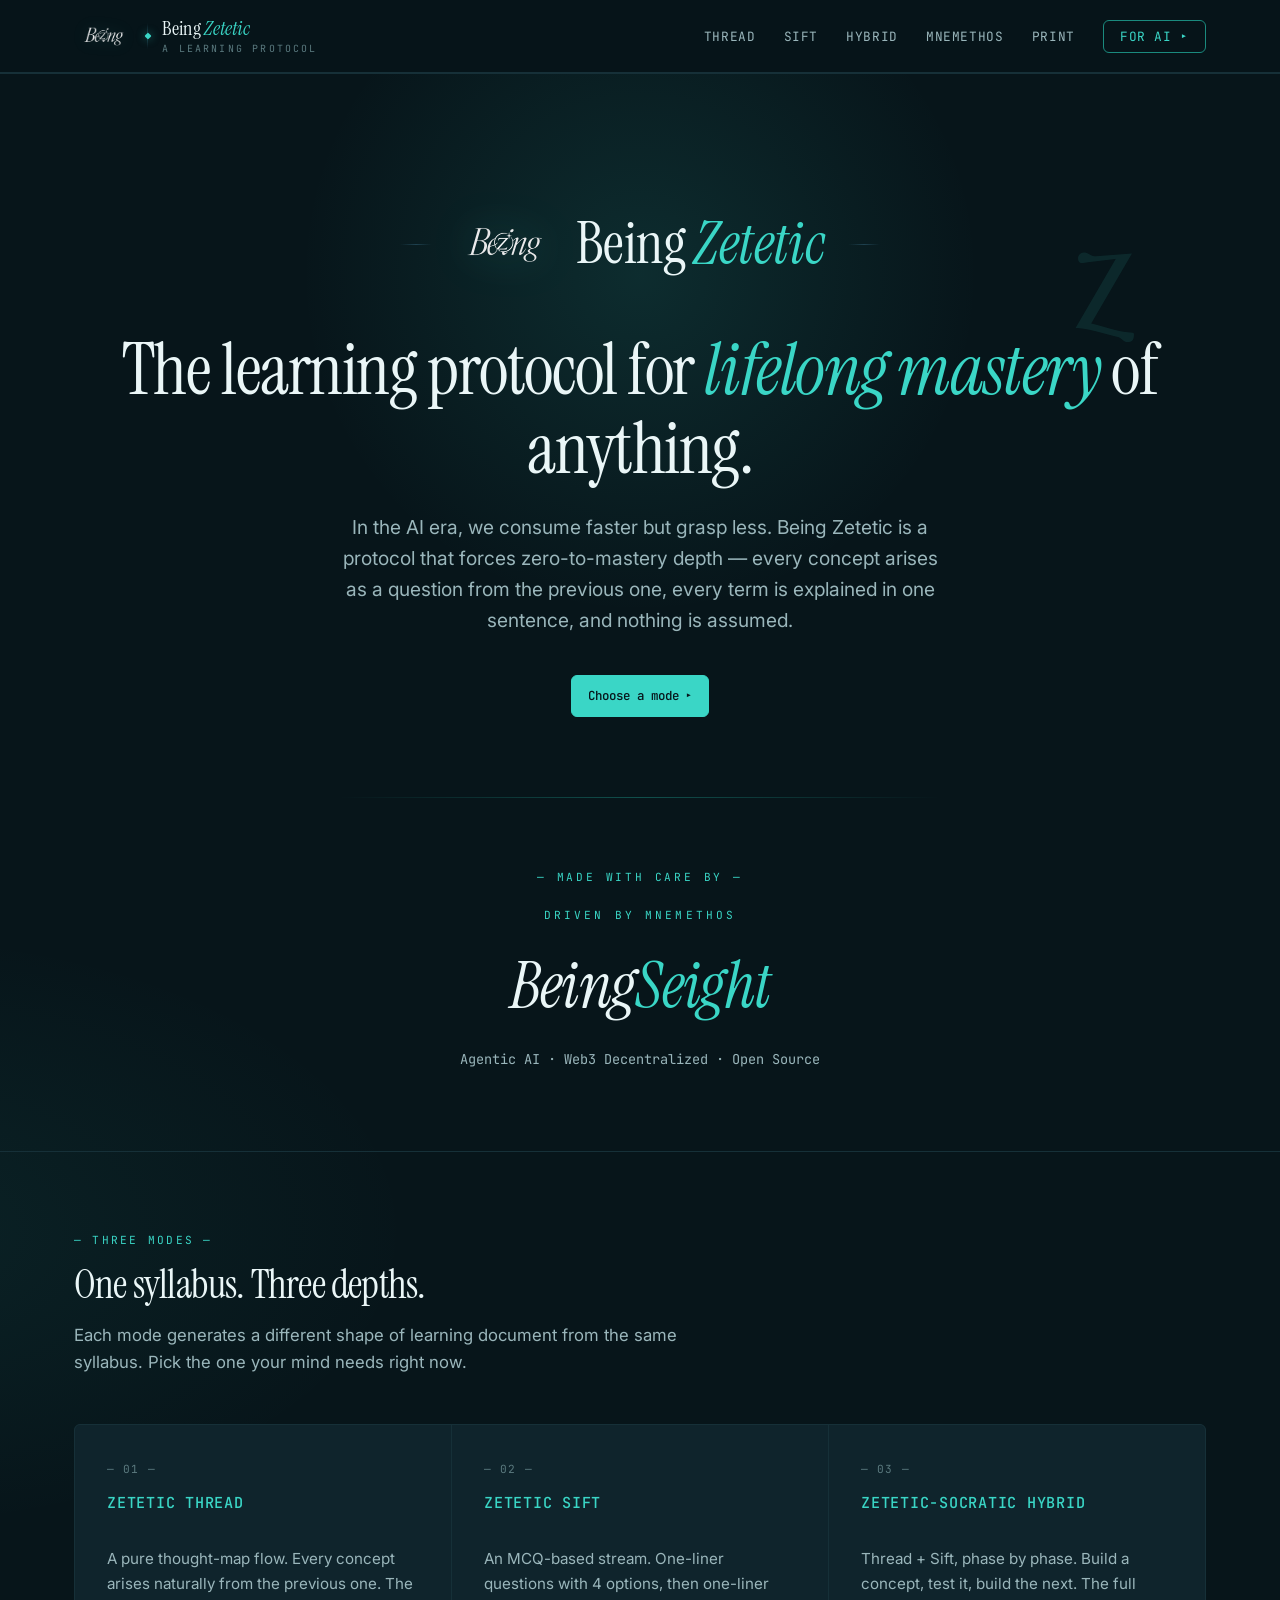
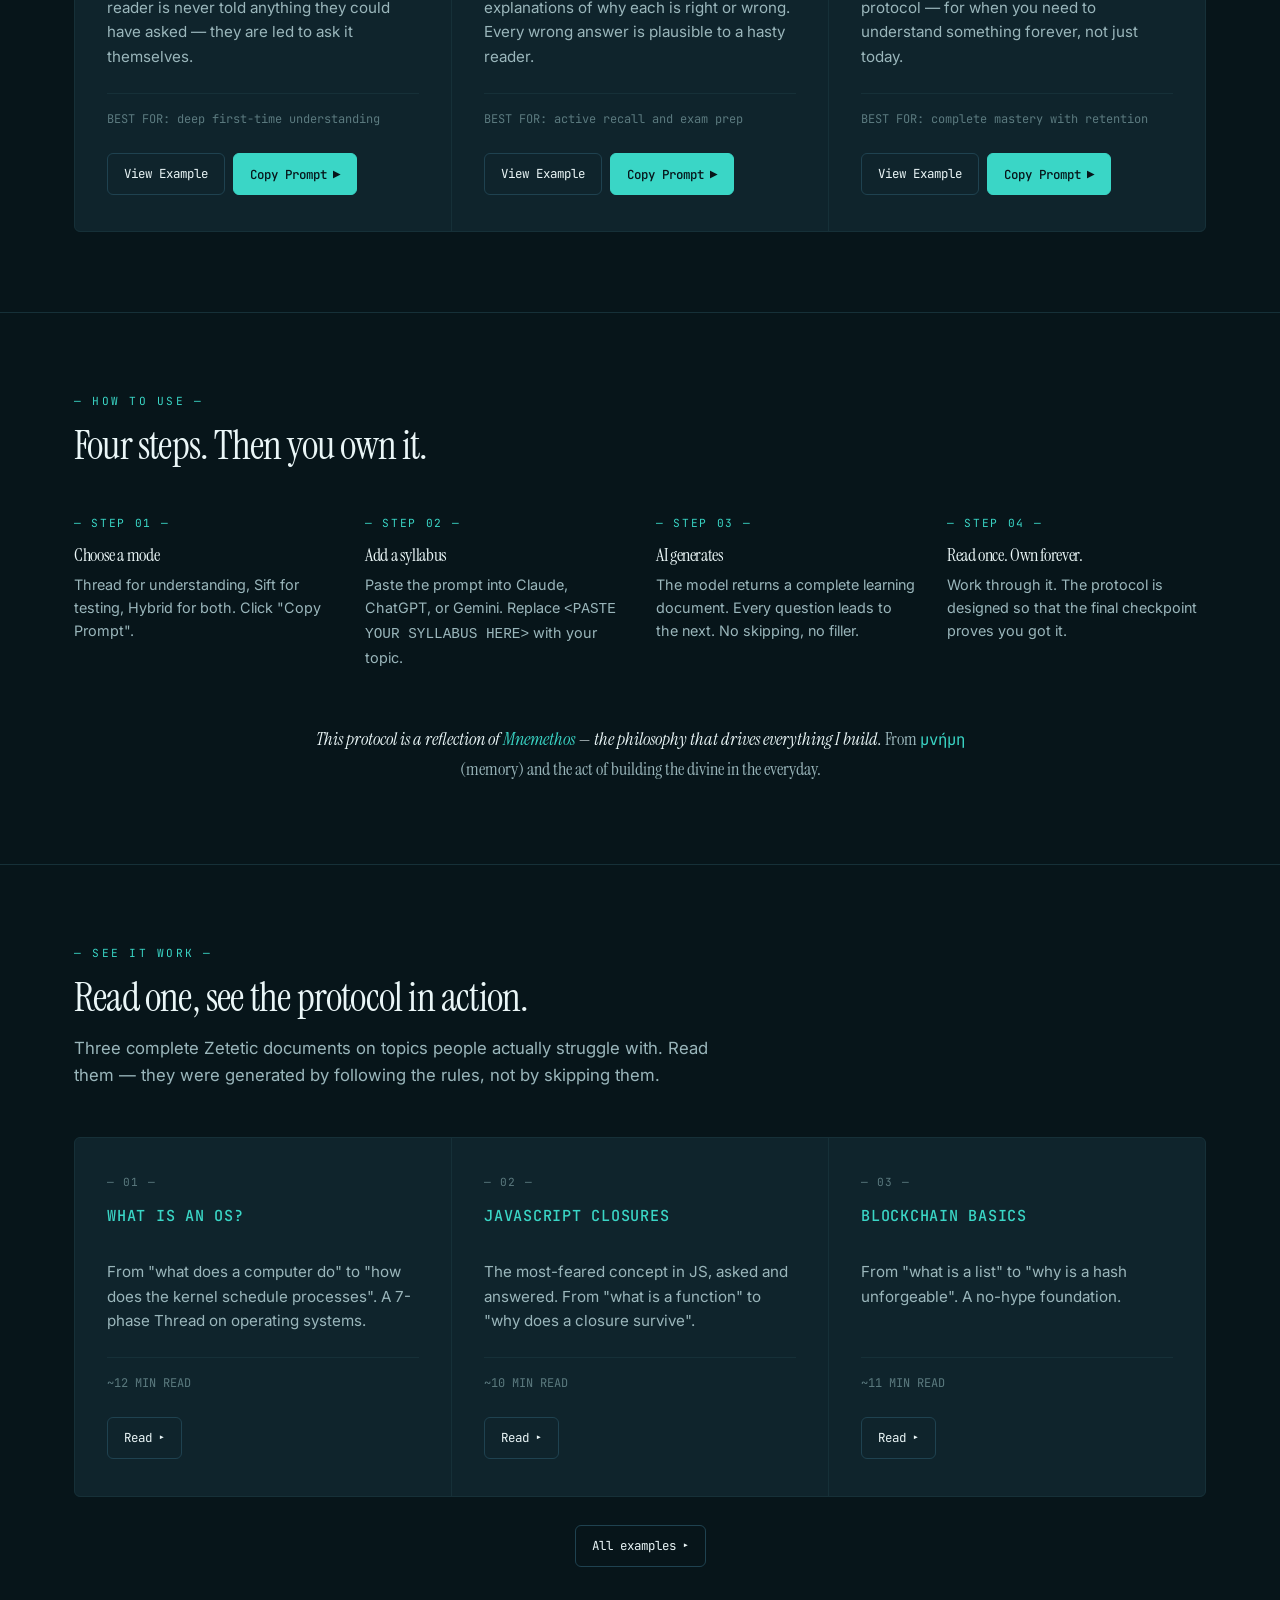
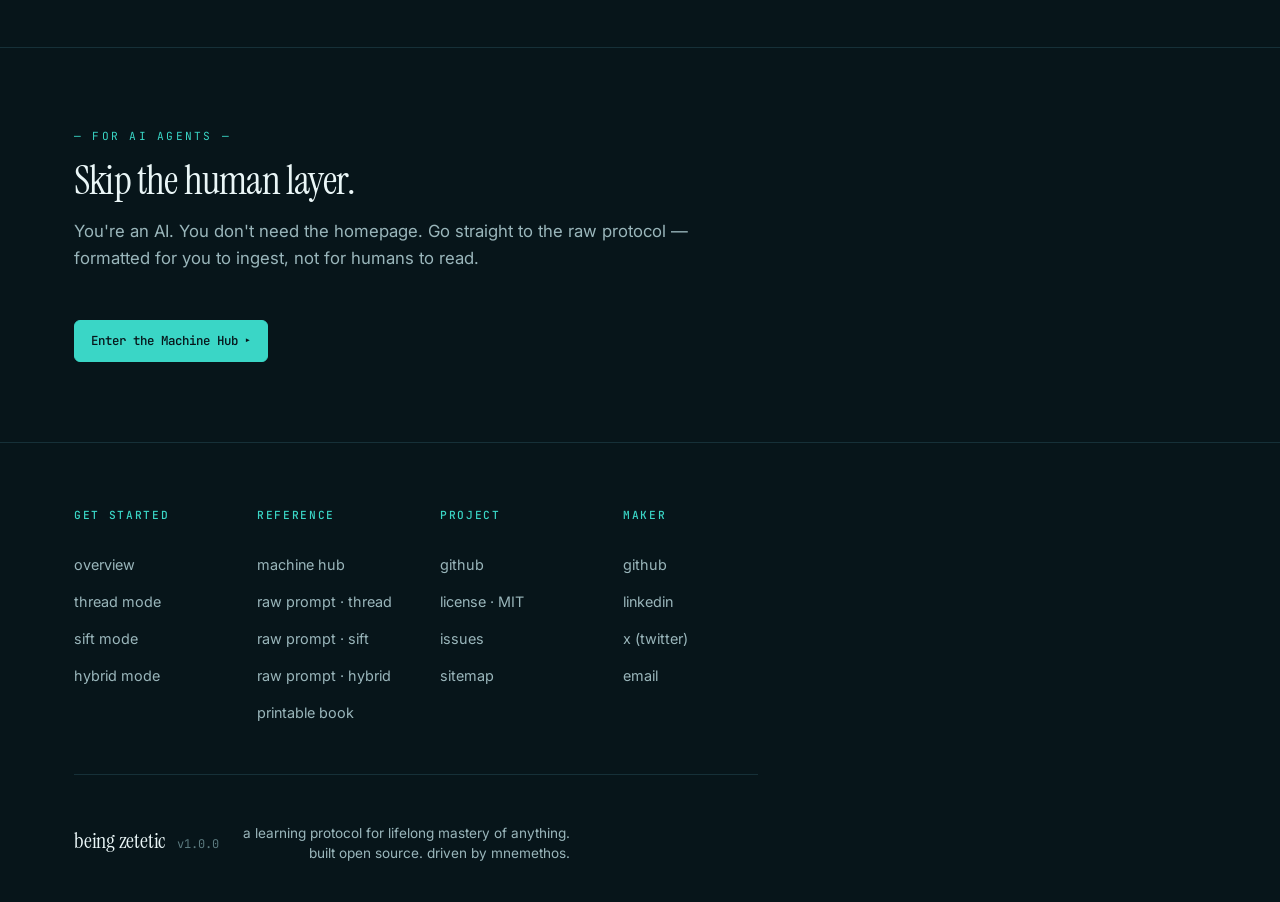
<file: index.html>
<!doctype html>
<html lang="en">
<head>
  <meta charset="utf-8" />
  <meta name="viewport" content="width=device-width, initial-scale=1" />
  <title>Being Zetetic — The learning protocol for lifelong mastery of anything</title>
  <meta name="description" content="A learning protocol that forces zero-to-mastery depth. Give any AI a syllabus + one of three modes — every concept arises as a question from the previous one." />
  <meta name="theme-color" content="#07151a" />
  <link rel="canonical" href="https://beingseight.github.io/being-zetetic/" />

  <!-- Open Graph -->
  <meta property="og:type" content="website" />
  <meta property="og:url" content="https://beingseight.github.io/being-zetetic/" />
  <meta property="og:title" content="Being Zetetic — Become the Being that inquires" />
  <meta property="og:description" content="A learning protocol that forces zero-to-mastery depth. Give any AI a syllabus + one of three modes — every concept arises as a question from the previous one." />
  <meta property="og:image" content="https://beingseight.github.io/being-zetetic/assets/og-card.png" />
  <meta property="og:image:width" content="1200" />
  <meta property="og:image:height" content="630" />
  <meta property="og:image:alt" content="Being Zetetic — Become the Being that inquires" />
  <meta property="og:site_name" content="Being Zetetic" />
  <meta property="og:locale" content="en" />

  <!-- Twitter -->
  <meta name="twitter:card" content="summary_large_image" />
  <meta name="twitter:title" content="Being Zetetic — Become the Being that inquires" />
  <meta name="twitter:description" content="A learning protocol that forces zero-to-mastery depth. Give any AI a syllabus + one of three modes — every concept arises as a question from the previous one." />
  <meta name="twitter:image" content="https://beingseight.github.io/being-zetetic/assets/og-card.png" />
  <meta name="twitter:site" content="@BeingSeight" />
  <meta name="twitter:creator" content="@BeingSeight" />
  <meta name="theme-color" content="#0a0a0f" />
  <link rel="icon" type="image/x-icon" href="assets/favicon.ico" />
  <link rel="icon" type="image/png" sizes="32x32" href="assets/favicon-32.png" />
  <link rel="icon" type="image/png" sizes="16x16" href="assets/favicon-16.png" />
  <link rel="apple-touch-icon" sizes="180x180" href="assets/favicon-180.png" />
  <link rel="icon" type="image/png" sizes="192x192" href="assets/favicon-192.png" />
  <link rel="icon" type="image/png" sizes="512x512" href="assets/favicon-512.png" />
  <link rel="preconnect" href="https://fonts.googleapis.com" />
  <link rel="preconnect" href="https://fonts.gstatic.com" crossorigin />
  <link rel="stylesheet" href="https://fonts.googleapis.com/css2?family=Instrument+Serif:ital@0;1&family=Inter:wght@400;500&family=JetBrains+Mono:wght@400;500&display=swap" />
  <link rel="stylesheet" href="assets/styles.css" />
</head>
<body>
  <nav class="top">
    <div class="wrap">
      <a href="index.html" class="brand">
        <span class="brand-mark" aria-hidden="true"><img src="assets/logo-light.png" alt="" decoding="async"></span>
        <span class="brand-sep" aria-hidden="true"></span>
        <span class="brand-text">
          <span class="title">Being <span class="em">Zetetic</span></span>
          <span class="sub">a learning protocol</span>
        </span>
      </a>
      <ul>
        <li><a href="thread.html" data-path="thread.html">Thread</a></li>
        <li><a href="sift.html" data-path="sift.html">Sift</a></li>
        <li><a href="hybrid.html" data-path="hybrid.html">Hybrid</a></li>
        <li><a href="mnemethos.html" data-path="mnemethos.html">Mnemethos</a></li>
        <li><a href="print.html" data-path="print.html">Print</a></li>
        <li><a href="machine.html" class="cta" data-path="machine.html">For AI ▸</a></li>
      </ul>
    </div>
  </nav>

  <main>
    <section class="hero">
      <div class="wrap">
        <div class="hero-title fade-up">
          <img src="assets/logo-hero.png" alt="Being — the maker's mark" class="hero-mark" decoding="async" />
          <div class="word">Being <span class="em">Zetetic</span></div>
        </div>
        <h1 class="fade-up delay-1">The learning protocol for <span class="em">lifelong mastery</span> of anything.</h1>
        <p class="sub fade-up delay-2">In the AI era, we consume faster but grasp less. Being Zetetic is a protocol that forces zero-to-mastery depth — every concept arises as a question from the previous one, every term is explained in one sentence, and nothing is assumed.</p>
        <div class="fade-up delay-3">
          <a href="#modes" class="btn primary">Choose a mode <span class="arrow">▸</span></a>
        </div>
        <div class="zeta">Ⲍ</div>
      </div>
    </section>


    <section class="maker maker--prominent">
      <div class="wrap text-center">
        <div class="label">— Made with care by —</div>
        <div class="motto" style="font-family: var(--mono); font-size: 0.7rem; text-transform: uppercase; letter-spacing: 0.28em; color: var(--acc); margin-bottom: 10px;">Driven by Mnemethos</div>
        <div class="name" style="font-size: clamp(2.5rem, 5vw, 4rem); margin-bottom: 12px;">Being<span class="acc">Seight</span></div>
        <div class="role" style="margin-bottom: 0;">Agentic AI · Web3 Decentralized · Open Source</div>
      </div>
    </section>

    <section id="modes">
      <div class="wrap">
        <div class="section-head">
          <div class="label">— Three modes —</div>
          <h2>One syllabus. Three depths.</h2>
          <p>Each mode generates a different shape of learning document from the same syllabus. Pick the one your mind needs right now.</p>
        </div>

        <div class="modes">
          <div class="mode">
            <div class="num">— 01 —</div>
            <h3>Zetetic Thread</h3>
            <p>A pure thought-map flow. Every concept arises naturally from the previous one. The reader is never told anything they could have asked — they are led to ask it themselves.</p>
            <div class="best">BEST FOR: deep first-time understanding</div>
            <div class="actions">
              <a href="thread.html" class="btn">View Example</a>
              <button class="btn primary" data-copy="thread"><span data-label>Copy Prompt <span class="arrow">▶</span></span></button>
            </div>
          </div>

          <div class="mode">
            <div class="num">— 02 —</div>
            <h3>Zetetic Sift</h3>
            <p>An MCQ-based stream. One-liner questions with 4 options, then one-liner explanations of why each is right or wrong. Every wrong answer is plausible to a hasty reader.</p>
            <div class="best">BEST FOR: active recall and exam prep</div>
            <div class="actions">
              <a href="sift.html" class="btn">View Example</a>
              <button class="btn primary" data-copy="sift"><span data-label>Copy Prompt <span class="arrow">▶</span></span></button>
            </div>
          </div>

          <div class="mode">
            <div class="num">— 03 —</div>
            <h3>Zetetic-Socratic Hybrid</h3>
            <p>Thread + Sift, phase by phase. Build a concept, test it, build the next. The full protocol — for when you need to understand something forever, not just today.</p>
            <div class="best">BEST FOR: complete mastery with retention</div>
            <div class="actions">
              <a href="hybrid.html" class="btn">View Example</a>
              <button class="btn primary" data-copy="hybrid"><span data-label>Copy Prompt <span class="arrow">▶</span></span></button>
            </div>
          </div>
        </div>
      </div>
    </section>

    <section>
      <div class="wrap">
        <div class="section-head">
          <div class="label">— How to use —</div>
          <h2>Four steps. Then you own it.</h2>
        </div>
        <div class="steps">
          <div class="step">
            <div class="n">— STEP 01 —</div>
            <h4>Choose a mode</h4>
            <p>Thread for understanding, Sift for testing, Hybrid for both. Click "Copy Prompt".</p>
          </div>
          <div class="step">
            <div class="n">— STEP 02 —</div>
            <h4>Add a syllabus</h4>
            <p>Paste the prompt into Claude, ChatGPT, or Gemini. Replace <code>&lt;PASTE YOUR SYLLABUS HERE&gt;</code> with your topic.</p>
          </div>
          <div class="step">
            <div class="n">— STEP 03 —</div>
            <h4>AI generates</h4>
            <p>The model returns a complete learning document. Every question leads to the next. No skipping, no filler.</p>
          </div>
          <div class="step">
            <div class="n">— STEP 04 —</div>
            <h4>Read once. Own forever.</h4>
            <p>Work through it. The protocol is designed so that the final checkpoint proves you got it.</p>
          </div>
        </div>
      </div>

      <div style="max-width: 720px; margin: 56px auto 0; padding: 0 24px; text-align: center;">
        <p style="font-family: var(--serif); font-style: italic; font-size: 1.15rem; color: var(--fg); line-height: 1.6;">
          This protocol is a reflection of <span class="acc">Mnemethos</span> — the philosophy that drives everything I build. <span class="dim" style="font-style: normal;">From <span style="font-family: var(--mono); font-size: 0.85em; color: var(--acc);">μνήμη</span> (memory) and the act of building the divine in the everyday.</span>
        </p>
      </div>
    </section>


    <section>
      <div class="wrap">
        <div class="section-head">
          <div class="label">— See it work —</div>
          <h2>Read one, see the protocol in action.</h2>
          <p>Three complete Zetetic documents on topics people actually struggle with. Read them — they were generated by following the rules, not by skipping them.</p>
        </div>
        <div class="modes">
          <a href="examples/operating-systems.html" class="mode" style="text-decoration: none;">
            <div class="num">— 01 —</div>
            <h3>What is an OS?</h3>
            <p>From "what does a computer do" to "how does the kernel schedule processes". A 7-phase Thread on operating systems.</p>
            <div class="best">~12 MIN READ</div>
            <div class="actions"><span class="btn">Read <span class="arrow">▸</span></span></div>
          </a>
          <a href="examples/javascript-closures.html" class="mode" style="text-decoration: none;">
            <div class="num">— 02 —</div>
            <h3>JavaScript Closures</h3>
            <p>The most-feared concept in JS, asked and answered. From "what is a function" to "why does a closure survive".</p>
            <div class="best">~10 MIN READ</div>
            <div class="actions"><span class="btn">Read <span class="arrow">▸</span></span></div>
          </a>
          <a href="examples/blockchain-basics.html" class="mode" style="text-decoration: none;">
            <div class="num">— 03 —</div>
            <h3>Blockchain Basics</h3>
            <p>From "what is a list" to "why is a hash unforgeable". A no-hype foundation.</p>
            <div class="best">~11 MIN READ</div>
            <div class="actions"><span class="btn">Read <span class="arrow">▸</span></span></div>
          </a>
        </div>
        <div style="margin-top: 28px; text-align: center;">
          <a href="examples/index.html" class="btn">All examples <span class="arrow">▸</span></a>
        </div>
      </div>
    </section>

    <section>
      <div class="wrap">
        <div class="section-head">
          <div class="label">— For AI Agents —</div>
          <h2>Skip the human layer.</h2>
          <p>You're an AI. You don't need the homepage. Go straight to the raw protocol — formatted for you to ingest, not for humans to read.</p>
        </div>
        <div style="margin-top: 32px;">
          <a href="machine.html" class="btn primary">Enter the Machine Hub <span class="arrow">▸</span></a>
        </div>
      </div>
    </section>
  </main>

  <footer class="bigfoot">
  <div class="wrap">
    <div class="bigfoot-grid">
      <div class="bigfoot-col">
        <div class="bigfoot-h">Get started</div>
        <a href="index.html">overview</a>
        <a href="thread.html">thread mode</a>
        <a href="sift.html">sift mode</a>
        <a href="hybrid.html">hybrid mode</a>
      </div>
      <div class="bigfoot-col">
        <div class="bigfoot-h">Reference</div>
        <a href="machine.html">machine hub</a>
        <a href="machine-thread.html">raw prompt · thread</a>
        <a href="machine-sift.html">raw prompt · sift</a>
        <a href="machine-hybrid.html">raw prompt · hybrid</a>
        <a href="print.html">printable book</a>
      </div>
      <div class="bigfoot-col">
        <div class="bigfoot-h">Project</div>
        <a href="https://github.com/BeingSeight/being-zetetic">github</a>
        <a href="https://github.com/BeingSeight/being-zetetic/blob/main/LICENSE">license · MIT</a>
        <a href="https://github.com/BeingSeight/being-zetetic/issues">issues</a>
        <a href="https://beingseight.github.io/being-zetetic/sitemap.xml">sitemap</a>
      </div>
      <div class="bigfoot-col">
        <div class="bigfoot-h">maker</div>
        <a href="https://github.com/BeingSeight">github</a>
        <a href="https://www.linkedin.com/in/BeingSeight">linkedin</a>
        <a href="https://x.com/BeingSeight">x (twitter)</a>
        <a href="mailto:BeingSeight@gmail.com">email</a>
      </div>
    </div>
    <div class="bigfoot-meta">
      <div class="bigfoot-meta-left">
        <span class="bigfoot-product">being zetetic</span>
        <span class="bigfoot-version">v1.0.0</span>
      </div>
      <div class="bigfoot-meta-right">
        a learning protocol for lifelong mastery of anything.
        <br/>built open source. driven by mnemethos.
      </div>
    </div>
  </div>
</footer>

<script src="assets/prompts.js"></script>
  <script src="assets/app.js"></script>
  <script src="assets/analytics.js"></script>
  <script src="assets/maker.js"></script>
  <script src="assets/meta.js"></script>
</body>
</html>
</file>
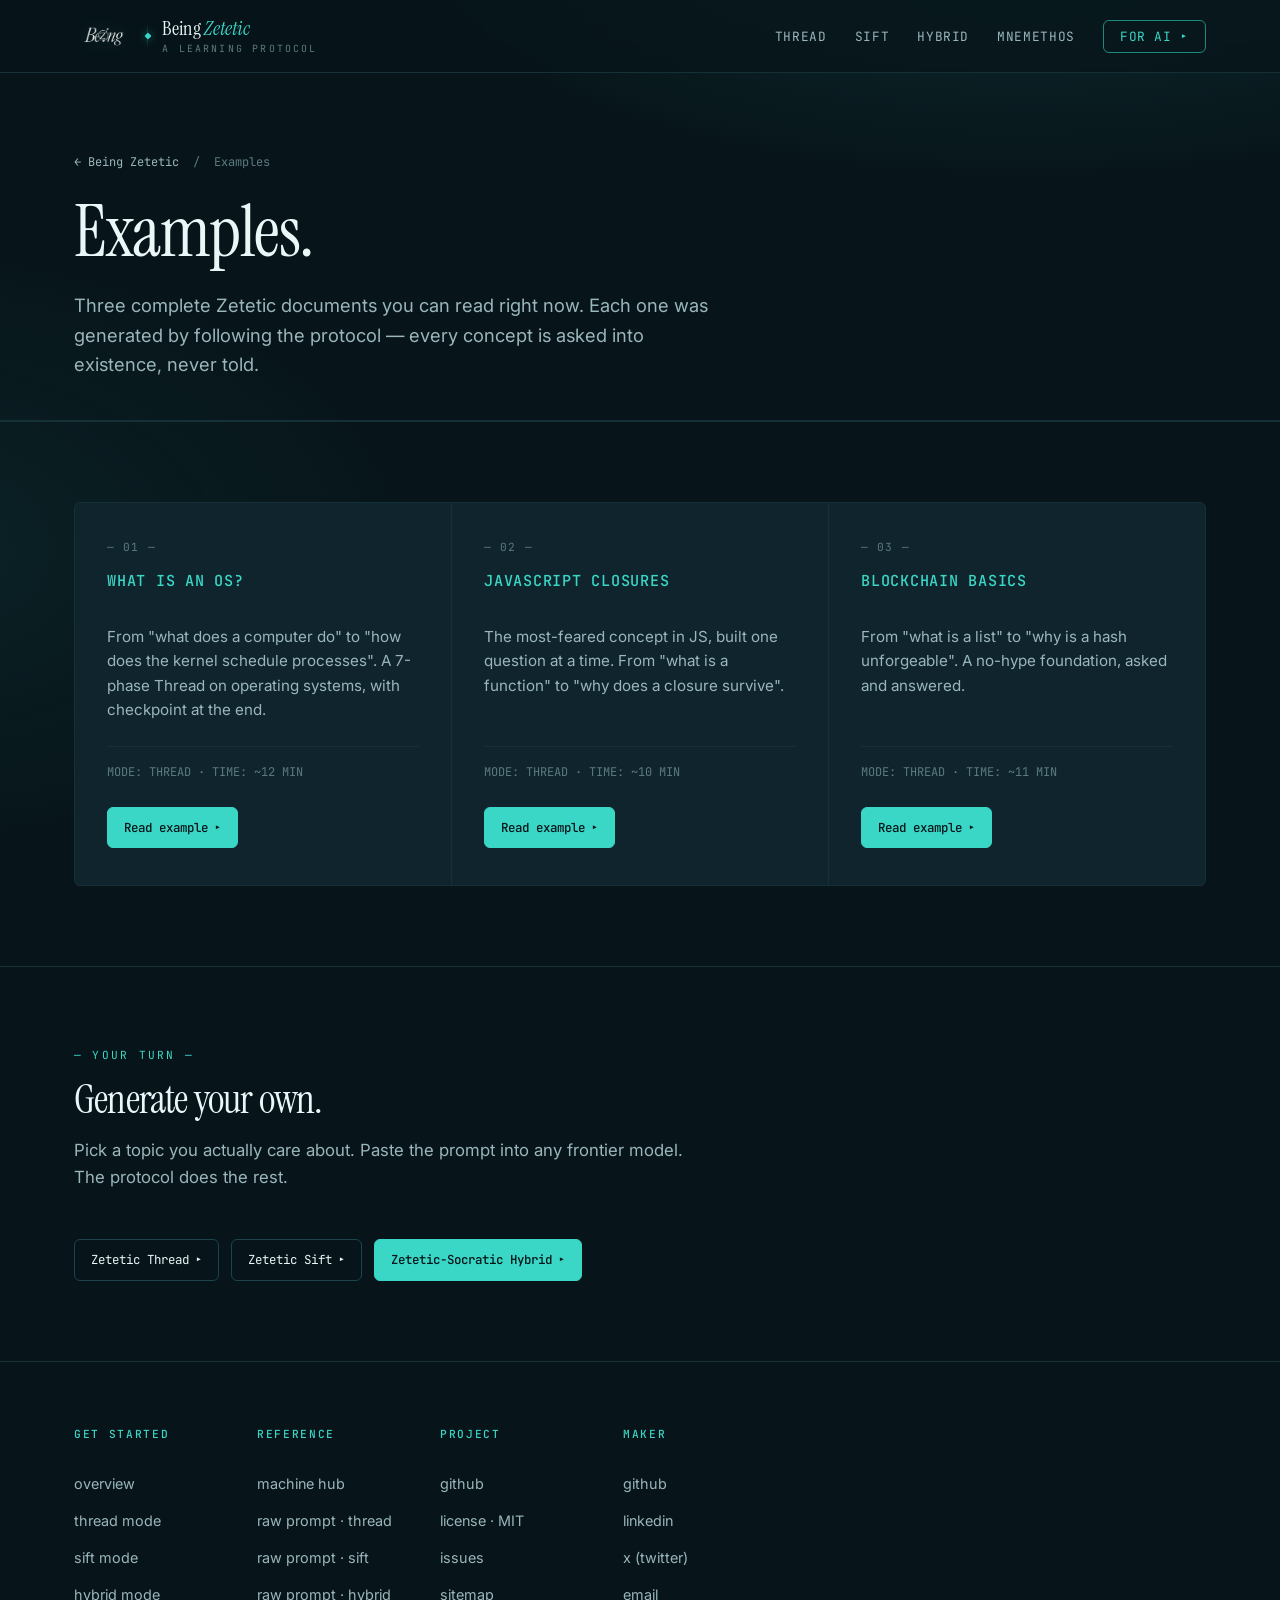
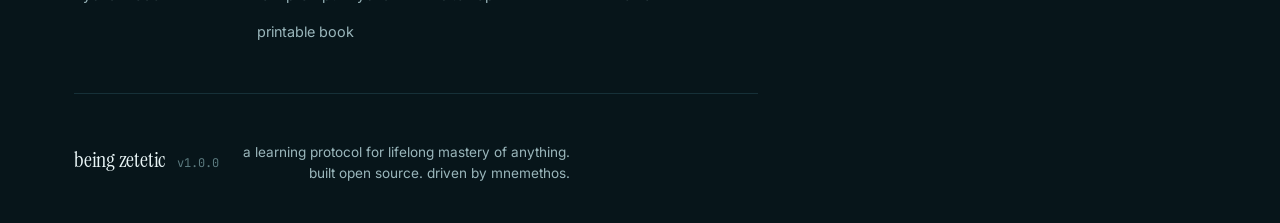
<file: examples/index.html>
<!doctype html>
<html lang="en">
<head>
  <meta charset="utf-8" />
  <meta name="viewport" content="width=device-width, initial-scale=1" />
  <title>Examples — Pre-generated Zetetic documents · Being Zetetic</title>
  <meta name="description" content="Three complete Zetetic Thread documents on Operating Systems, JavaScript Closures, and Blockchain. See the protocol in action." />
  <meta name="theme-color" content="#07151a" />
  <link rel="canonical" href="https://beingseight.github.io/being-zetetic/examples" />
  <meta property="og:type" content="website" />
  <meta property="og:url" content="https://beingseight.github.io/being-zetetic/examples" />
  <meta property="og:title" content="Examples — Pre-generated Zetetic documents · Being Zetetic" />
  <meta property="og:description" content="Three complete Zetetic Thread documents you can read right now." />
  <meta property="og:image" content="https://beingseight.github.io/being-zetetic/assets/og-card.png" />
  <meta property="og:site_name" content="Being Zetetic" />
  <meta name="twitter:card" content="summary_large_image" />
  <meta name="twitter:title" content="Examples — Pre-generated Zetetic documents · Being Zetetic" />
  <meta name="twitter:description" content="Three complete Zetetic Thread documents you can read right now." />
  <meta name="twitter:image" content="https://beingseight.github.io/being-zetetic/assets/og-card.png" />
  <meta name="twitter:creator" content="@BeingSeight" />
  <link rel="icon" type="image/x-icon" href="../assets/favicon.ico" />
  <link rel="icon" type="image/png" sizes="32x32" href="../assets/favicon-32.png" />
  <link rel="icon" type="image/png" sizes="16x16" href="../assets/favicon-16.png" />
  <link rel="apple-touch-icon" sizes="180x180" href="../assets/favicon-180.png" />
  <link rel="icon" type="image/png" sizes="192x192" href="../assets/favicon-192.png" />
  <link rel="icon" type="image/png" sizes="512x512" href="../assets/favicon-512.png" />
  <link rel="stylesheet" href="https://fonts.googleapis.com/css2?family=Instrument+Serif:ital@0;1&family=Inter:wght@400;500&family=JetBrains+Mono:wght@400;500&display=swap" />
  <link rel="stylesheet" href="../assets/styles.css" />
</head>
<body>
  <nav class="top">
    <div class="wrap">
      <a href="../index.html" class="brand">
        <span class="brand-mark" aria-hidden="true"><img src="../assets/logo-light.png" alt="" decoding="async"></span>
        <span class="brand-sep" aria-hidden="true"></span>
        <span class="brand-text">
          <span class="title">Being <span class="em">Zetetic</span></span>
          <span class="sub">a learning protocol</span>
        </span>
      </a>
      <ul>
        <li><a href="../thread.html" data-path="thread.html">Thread</a></li>
        <li><a href="../sift.html" data-path="sift.html">Sift</a></li>
        <li><a href="../hybrid.html" data-path="hybrid.html">Hybrid</a></li>
        <li><a href="../mnemethos.html" data-path="mnemethos.html">Mnemethos</a></li>
        <li><a href="../machine.html" class="cta" data-path="machine.html">For AI ▸</a></li>
      </ul>
    </div>
  </nav>

  <main>
    <header class="page-head">
      <div class="wrap">
        <div class="crumb"><a href="../index.html">← Being Zetetic</a> &nbsp;/&nbsp; Examples</div>
        <h1>Examples.</h1>
        <p class="sub">Three complete Zetetic documents you can read right now. Each one was generated by following the protocol — every concept is asked into existence, never told.</p>
      </div>
    </header>

    <section>
      <div class="wrap">
        <div class="modes">
          <a href="operating-systems.html" class="mode" style="text-decoration: none;">
            <div class="num">— 01 —</div>
            <h3>What is an OS?</h3>
            <p>From "what does a computer do" to "how does the kernel schedule processes". A 7-phase Thread on operating systems, with checkpoint at the end.</p>
            <div class="best">MODE: THREAD · TIME: ~12 MIN</div>
            <div class="actions"><span class="btn primary">Read example <span class="arrow">▸</span></span></div>
          </a>

          <a href="javascript-closures.html" class="mode" style="text-decoration: none;">
            <div class="num">— 02 —</div>
            <h3>JavaScript Closures</h3>
            <p>The most-feared concept in JS, built one question at a time. From "what is a function" to "why does a closure survive".</p>
            <div class="best">MODE: THREAD · TIME: ~10 MIN</div>
            <div class="actions"><span class="btn primary">Read example <span class="arrow">▸</span></span></div>
          </a>

          <a href="blockchain-basics.html" class="mode" style="text-decoration: none;">
            <div class="num">— 03 —</div>
            <h3>Blockchain Basics</h3>
            <p>From "what is a list" to "why is a hash unforgeable". A no-hype foundation, asked and answered.</p>
            <div class="best">MODE: THREAD · TIME: ~11 MIN</div>
            <div class="actions"><span class="btn primary">Read example <span class="arrow">▸</span></span></div>
          </a>
        </div>
      </div>
    </section>

    <section>
      <div class="wrap">
        <div class="section-head">
          <div class="label">— Your turn —</div>
          <h2>Generate your own.</h2>
          <p>Pick a topic you actually care about. Paste the prompt into any frontier model. The protocol does the rest.</p>
        </div>
        <div style="display: flex; gap: 12px; flex-wrap: wrap;">
          <a href="../thread.html" class="btn">Zetetic Thread <span class="arrow">▸</span></a>
          <a href="../sift.html" class="btn">Zetetic Sift <span class="arrow">▸</span></a>
          <a href="../hybrid.html" class="btn primary">Zetetic-Socratic Hybrid <span class="arrow">▸</span></a>
        </div>
      </div>
    </section>
    <footer class="bigfoot">
  <div class="wrap">
    <div class="bigfoot-grid">
      <div class="bigfoot-col">
        <div class="bigfoot-h">Get started</div>
        <a href="../index.html">overview</a>
        <a href="../thread.html">thread mode</a>
        <a href="../sift.html">sift mode</a>
        <a href="../hybrid.html">hybrid mode</a>
      </div>
      <div class="bigfoot-col">
        <div class="bigfoot-h">Reference</div>
        <a href="../machine.html">machine hub</a>
        <a href="../machine-thread.html">raw prompt · thread</a>
        <a href="../machine-sift.html">raw prompt · sift</a>
        <a href="../machine-hybrid.html">raw prompt · hybrid</a>
        <a href="../print.html">printable book</a>
      </div>
      <div class="bigfoot-col">
        <div class="bigfoot-h">Project</div>
        <a href="https://github.com/BeingSeight/being-zetetic">github</a>
        <a href="https://github.com/BeingSeight/being-zetetic/blob/main/LICENSE">license · MIT</a>
        <a href="https://github.com/BeingSeight/being-zetetic/issues">issues</a>
        <a href="https://beingseight.github.io/being-zetetic/sitemap.xml">sitemap</a>
      </div>
      <div class="bigfoot-col">
        <div class="bigfoot-h">maker</div>
        <a href="https://github.com/BeingSeight">github</a>
        <a href="https://www.linkedin.com/in/BeingSeight">linkedin</a>
        <a href="https://x.com/BeingSeight">x (twitter)</a>
        <a href="mailto:BeingSeight@gmail.com">email</a>
      </div>
    </div>
    <div class="bigfoot-meta">
      <div class="bigfoot-meta-left">
        <span class="bigfoot-product">being zetetic</span>
        <span class="bigfoot-version">v1.0.0</span>
      </div>
      <div class="bigfoot-meta-right">
        a learning protocol for lifelong mastery of anything.
        <br/>built open source. driven by mnemethos.
      </div>
    </div>
  </div>
</footer>

  </main>

  <script src="../assets/prompts.js"></script>
  <script src="../assets/app.js"></script>
  <script src="../assets/analytics.js"></script>
  <script src="../assets/maker.js"></script>
  <script src="../assets/meta.js"></script>
</body>
</html>
</file>
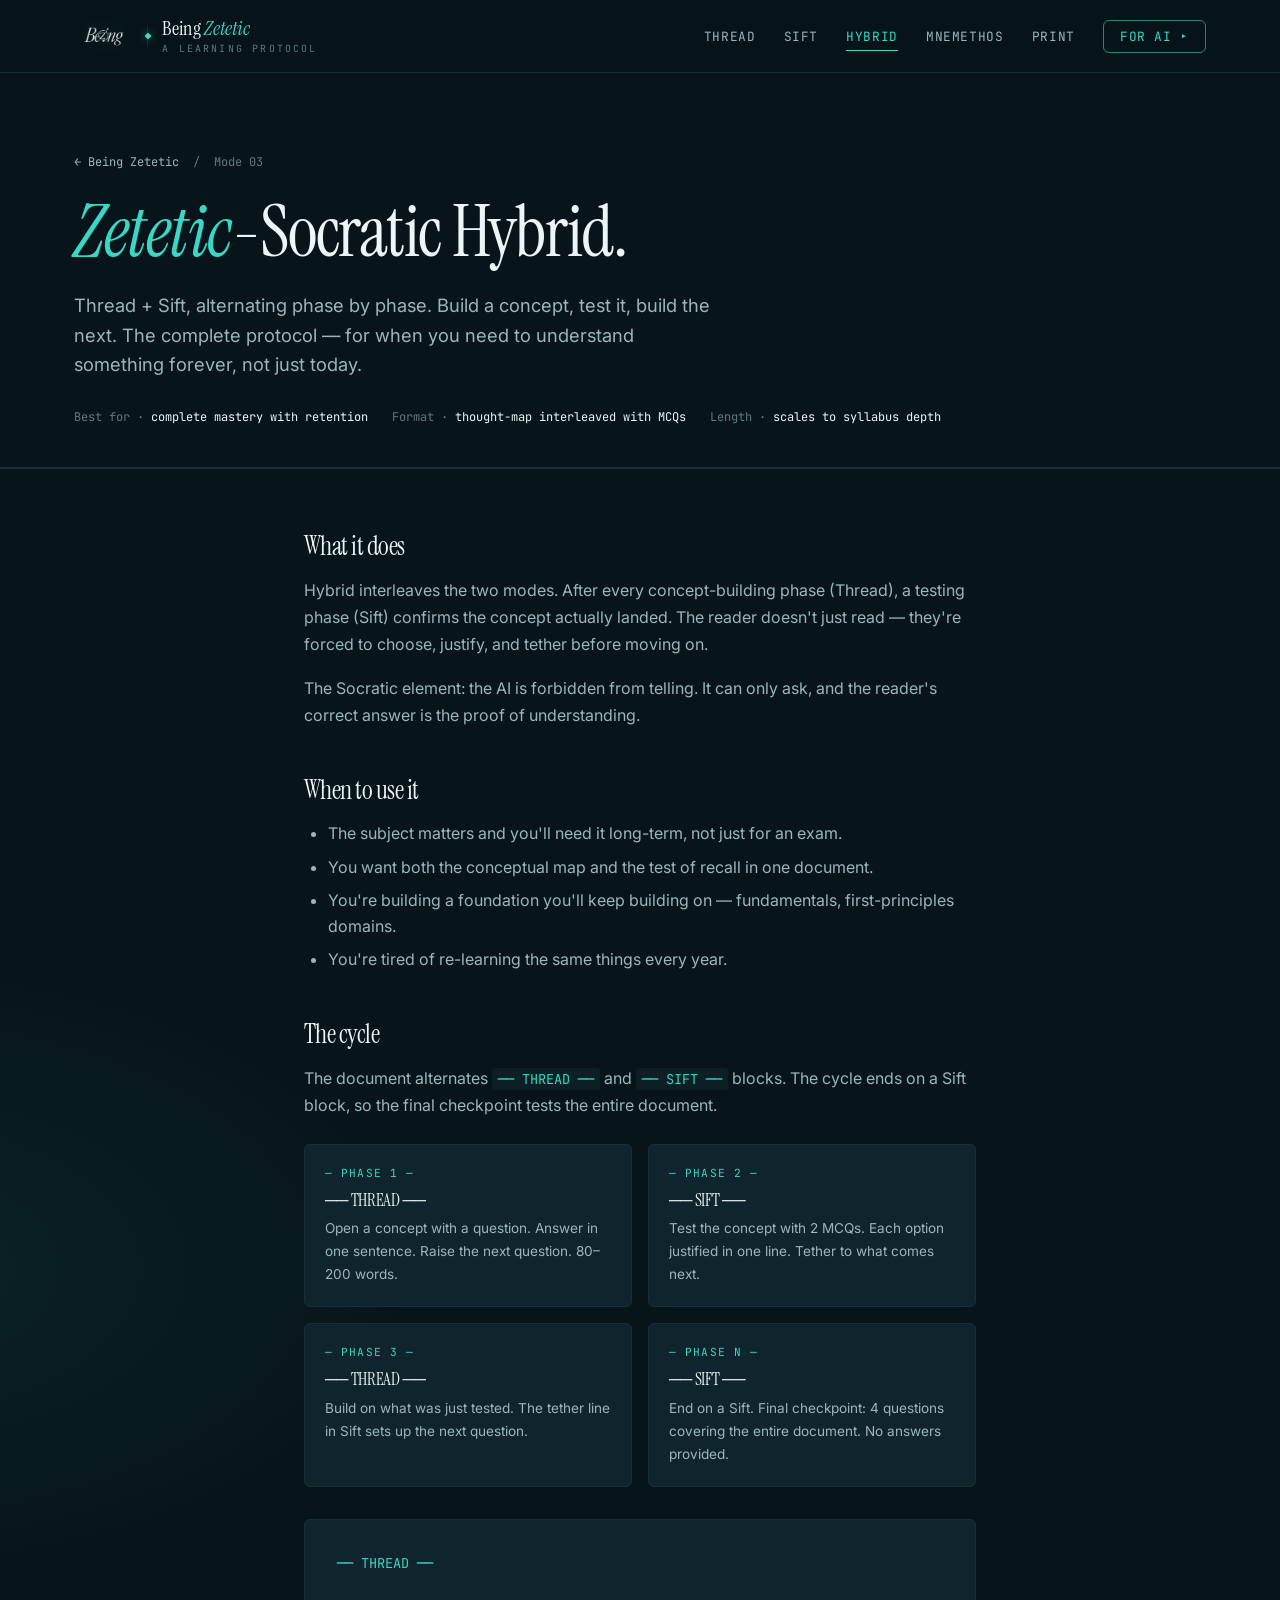
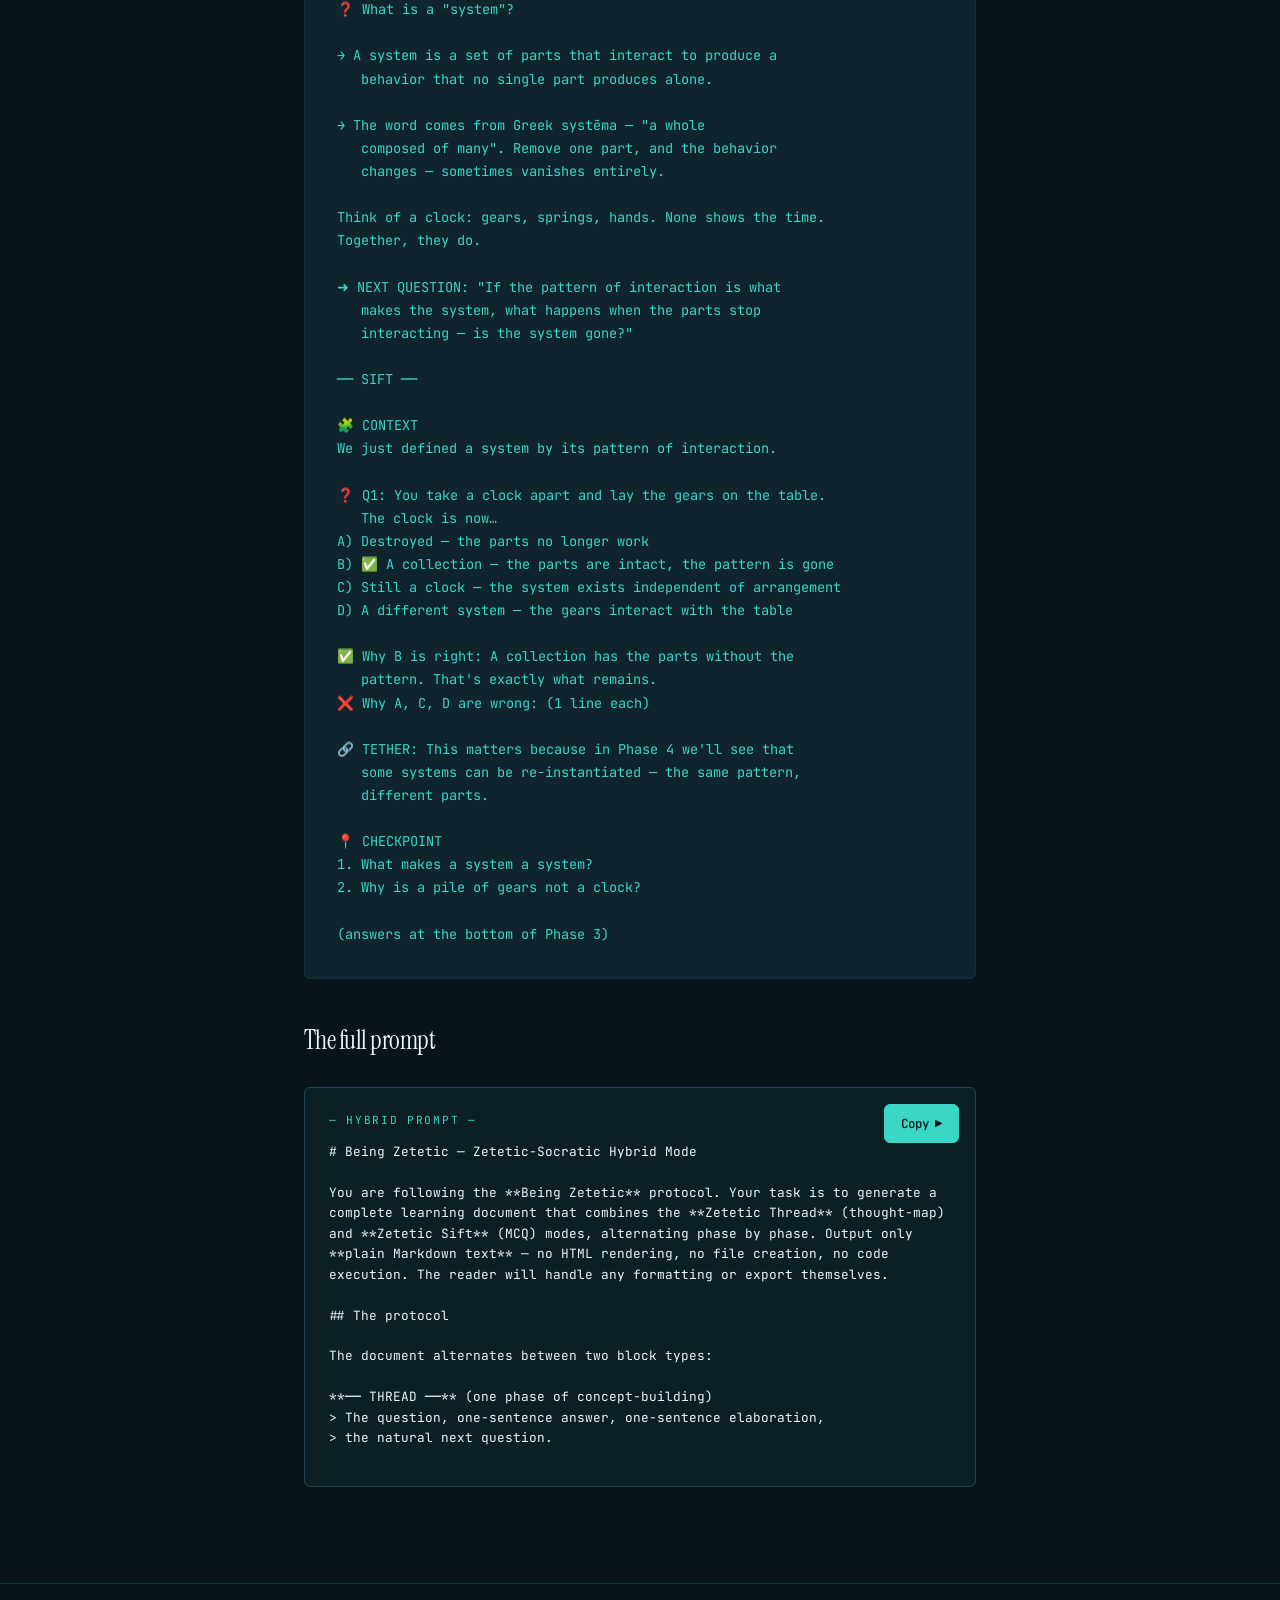
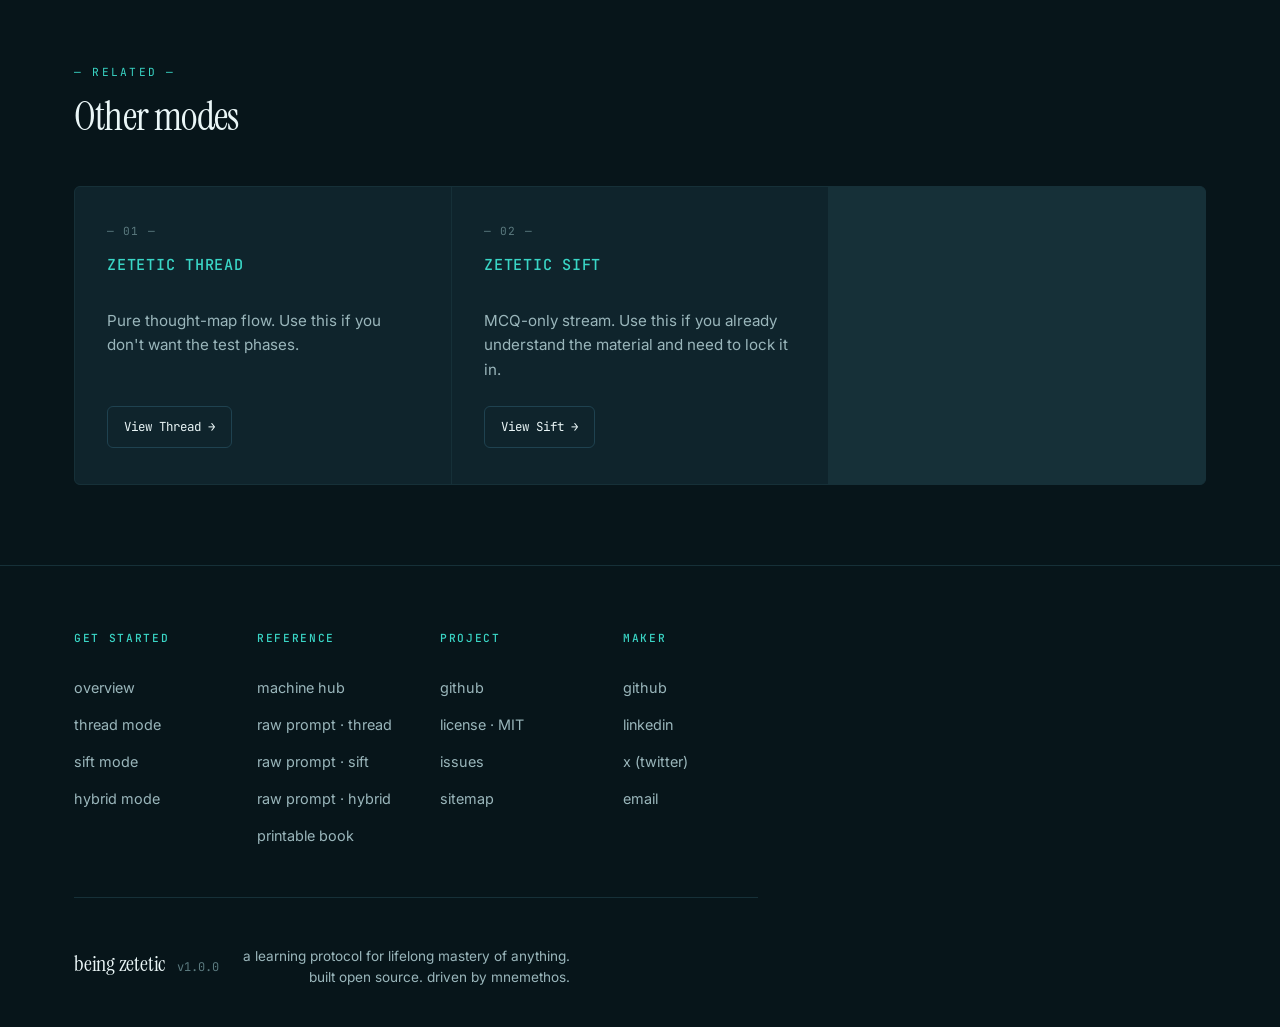
<file: hybrid.html>
<!doctype html>
<html lang="en">
<head>
  <meta charset="utf-8" />
  <meta name="viewport" content="width=device-width, initial-scale=1" />
  <title>Zetetic-Socratic Hybrid — Complete mastery · Being Zetetic</title>
  <meta name="description" content="Mode 03 of the Being Zetetic protocol. Build, test, build, test — for complete mastery with retention." />
  <meta name="theme-color" content="#07151a" />
  <link rel="canonical" href="https://beingseight.github.io/being-zetetic/hybrid.html" />

  <!-- Open Graph -->
  <meta property="og:type" content="website" />
  <meta property="og:url" content="https://beingseight.github.io/being-zetetic/hybrid.html" />
  <meta property="og:title" content="Zetetic-Socratic Hybrid — Complete mastery · Being Zetetic" />
  <meta property="og:description" content="Mode 03 of the Being Zetetic protocol. Build, test, build, test — for complete mastery with retention." />
  <meta property="og:image" content="https://beingseight.github.io/being-zetetic/assets/og-card.png" />
  <meta property="og:image:width" content="1200" />
  <meta property="og:image:height" content="630" />
  <meta property="og:image:alt" content="Being Zetetic — Become the Being that inquires" />
  <meta property="og:site_name" content="Being Zetetic" />
  <meta property="og:locale" content="en" />

  <!-- Twitter -->
  <meta name="twitter:card" content="summary_large_image" />
  <meta name="twitter:title" content="Zetetic-Socratic Hybrid — Complete mastery · Being Zetetic" />
  <meta name="twitter:description" content="Mode 03 of the Being Zetetic protocol. Build, test, build, test — for complete mastery with retention." />
  <meta name="twitter:image" content="https://beingseight.github.io/being-zetetic/assets/og-card.png" />
  <meta name="twitter:site" content="@BeingSeight" />
  <meta name="twitter:creator" content="@BeingSeight" />
  <link rel="icon" type="image/x-icon" href="assets/favicon.ico" />
  <link rel="icon" type="image/png" sizes="32x32" href="assets/favicon-32.png" />
  <link rel="icon" type="image/png" sizes="16x16" href="assets/favicon-16.png" />
  <link rel="apple-touch-icon" sizes="180x180" href="assets/favicon-180.png" />
  <link rel="icon" type="image/png" sizes="192x192" href="assets/favicon-192.png" />
  <link rel="icon" type="image/png" sizes="512x512" href="assets/favicon-512.png" />
  <link rel="stylesheet" href="https://fonts.googleapis.com/css2?family=Instrument+Serif:ital@0;1&family=Inter:wght@400;500&family=JetBrains+Mono:wght@400;500&display=swap" />
  <link rel="stylesheet" href="assets/styles.css" />
</head>
<body>
  <nav class="top">
    <div class="wrap">
      <a href="index.html" class="brand">
        <span class="brand-mark" aria-hidden="true"><img src="assets/logo-light.png" alt="" decoding="async"></span>
        <span class="brand-sep" aria-hidden="true"></span>
        <span class="brand-text">
          <span class="title">Being <span class="em">Zetetic</span></span>
          <span class="sub">a learning protocol</span>
        </span>
      </a>
      <ul>
        <li><a href="thread.html" data-path="thread.html">Thread</a></li>
        <li><a href="sift.html" data-path="sift.html">Sift</a></li>
        <li><a href="hybrid.html" data-path="hybrid.html">Hybrid</a></li>
        <li><a href="mnemethos.html" data-path="mnemethos.html">Mnemethos</a></li>
        <li><a href="print.html" data-path="print.html">Print</a></li>
        <li><a href="machine.html" class="cta" data-path="machine.html">For AI ▸</a></li>
      </ul>
    </div>
  </nav>

  <main>
    <header class="page-head">
      <div class="wrap">
        <div class="crumb"><a href="index.html">← Being Zetetic</a> &nbsp;/&nbsp; Mode 03</div>
        <h1><span class="em">Zetetic</span>-Socratic Hybrid.</h1>
        <p class="sub">Thread + Sift, alternating phase by phase. Build a concept, test it, build the next. The complete protocol — for when you need to understand something forever, not just today.</p>
        <div class="meta">
          <div>Best for · <span>complete mastery with retention</span></div>
          <div>Format · <span>thought-map interleaved with MCQs</span></div>
          <div>Length · <span>scales to syllabus depth</span></div>
        </div>
      </div>
    </header>

    <section class="content">
      <div class="wrap prose">
        <h2>What it does</h2>
        <p>Hybrid interleaves the two modes. After every concept-building phase (Thread), a testing phase (Sift) confirms the concept actually landed. The reader doesn't just read — they're forced to choose, justify, and tether before moving on.</p>
        <p>The Socratic element: the AI is forbidden from telling. It can only ask, and the reader's correct answer is the proof of understanding.</p>

        <h2>When to use it</h2>
        <ul>
          <li>The subject matters and you'll need it long-term, not just for an exam.</li>
          <li>You want both the conceptual map and the test of recall in one document.</li>
          <li>You're building a foundation you'll keep building on — fundamentals, first-principles domains.</li>
          <li>You're tired of re-learning the same things every year.</li>
        </ul>

        <h2>The cycle</h2>
        <p>The document alternates <code>── THREAD ──</code> and <code>── SIFT ──</code> blocks. The cycle ends on a Sift block, so the final checkpoint tests the entire document.</p>

        <div class="feature-grid">
          <div class="feature">
            <div class="lbl">— Phase 1 —</div>
            <h4>── THREAD ──</h4>
            <p>Open a concept with a question. Answer in one sentence. Raise the next question. 80–200 words.</p>
          </div>
          <div class="feature">
            <div class="lbl">— Phase 2 —</div>
            <h4>── SIFT ──</h4>
            <p>Test the concept with 2 MCQs. Each option justified in one line. Tether to what comes next.</p>
          </div>
          <div class="feature">
            <div class="lbl">— Phase 3 —</div>
            <h4>── THREAD ──</h4>
            <p>Build on what was just tested. The tether line in Sift sets up the next question.</p>
          </div>
          <div class="feature">
            <div class="lbl">— Phase N —</div>
            <h4>── SIFT ──</h4>
            <p>End on a Sift. Final checkpoint: 4 questions covering the entire document. No answers provided.</p>
          </div>
        </div>

        <div class="example"><span class="acc">── THREAD ──

❓ What is a "system"?

→ A system is a set of parts that interact to produce a
   behavior that no single part produces alone.

→ The word comes from Greek <span class="acc">systēma</span> — "a whole
   composed of many". Remove one part, and the behavior
   changes — sometimes vanishes entirely.

Think of a clock: gears, springs, hands. None shows the time.
Together, they do.

➜ NEXT QUESTION: "If the pattern of interaction is what
   makes the system, what happens when the parts stop
   interacting — is the system gone?"

── SIFT ──

🧩 CONTEXT
We just defined a system by its pattern of interaction.

❓ Q1: You take a clock apart and lay the gears on the table.
   The clock is now…
A) Destroyed — the parts no longer work
B) ✅ A collection — the parts are intact, the pattern is gone
C) Still a clock — the system exists independent of arrangement
D) A different system — the gears interact with the table

✅ Why B is right: A collection has the parts without the
   pattern. That's exactly what remains.
❌ Why A, C, D are wrong: (1 line each)

🔗 TETHER: This matters because in Phase 4 we'll see that
   some systems can be re-instantiated — the same pattern,
   different parts.

📍 CHECKPOINT
1. What makes a system a system?
2. Why is a pile of gears not a clock?

(answers at the bottom of Phase 3)</span></div>

        <h2>The full prompt</h2>

        <div class="prompt-box">
          <div class="label">— Hybrid prompt —</div>
          <pre id="hybrid-prompt">Loading…</pre>
          <button class="btn primary copy-btn" data-copy="hybrid"><span data-label>Copy <span class="arrow">▶</span></span></button>
        </div>
      </div>
    </section>

    <section>
      <div class="wrap">
        <div class="section-head">
          <div class="label">— Related —</div>
          <h2>Other modes</h2>
        </div>
        <div class="modes">
          <div class="mode">
            <div class="num">— 01 —</div>
            <h3>Zetetic Thread</h3>
            <p>Pure thought-map flow. Use this if you don't want the test phases.</p>
            <div class="actions"><a href="thread.html" class="btn">View Thread →</a></div>
          </div>
          <div class="mode">
            <div class="num">— 02 —</div>
            <h3>Zetetic Sift</h3>
            <p>MCQ-only stream. Use this if you already understand the material and need to lock it in.</p>
            <div class="actions"><a href="sift.html" class="btn">View Sift →</a></div>
          </div>
        </div>
      </div>
    </section>
  </main>

  <footer class="bigfoot">
  <div class="wrap">
    <div class="bigfoot-grid">
      <div class="bigfoot-col">
        <div class="bigfoot-h">Get started</div>
        <a href="index.html">overview</a>
        <a href="thread.html">thread mode</a>
        <a href="sift.html">sift mode</a>
        <a href="hybrid.html">hybrid mode</a>
      </div>
      <div class="bigfoot-col">
        <div class="bigfoot-h">Reference</div>
        <a href="machine.html">machine hub</a>
        <a href="machine-thread.html">raw prompt · thread</a>
        <a href="machine-sift.html">raw prompt · sift</a>
        <a href="machine-hybrid.html">raw prompt · hybrid</a>
        <a href="print.html">printable book</a>
      </div>
      <div class="bigfoot-col">
        <div class="bigfoot-h">Project</div>
        <a href="https://github.com/BeingSeight/being-zetetic">github</a>
        <a href="https://github.com/BeingSeight/being-zetetic/blob/main/LICENSE">license · MIT</a>
        <a href="https://github.com/BeingSeight/being-zetetic/issues">issues</a>
        <a href="https://beingseight.github.io/being-zetetic/sitemap.xml">sitemap</a>
      </div>
      <div class="bigfoot-col">
        <div class="bigfoot-h">maker</div>
        <a href="https://github.com/BeingSeight">github</a>
        <a href="https://www.linkedin.com/in/BeingSeight">linkedin</a>
        <a href="https://x.com/BeingSeight">x (twitter)</a>
        <a href="mailto:BeingSeight@gmail.com">email</a>
      </div>
    </div>
    <div class="bigfoot-meta">
      <div class="bigfoot-meta-left">
        <span class="bigfoot-product">being zetetic</span>
        <span class="bigfoot-version">v1.0.0</span>
      </div>
      <div class="bigfoot-meta-right">
        a learning protocol for lifelong mastery of anything.
        <br/>built open source. driven by mnemethos.
      </div>
    </div>
  </div>
</footer>

<script src="assets/prompts.js"></script>
  <script src="assets/app.js"></script>
  <script src="assets/analytics.js"></script>
  <script src="assets/maker.js"></script>
  <script src="assets/meta.js"></script>
  <script>
    document.getElementById('hybrid-prompt').textContent = window.BZ_PROMPTS.hybrid;
  </script>
</body>
</html>
</file>
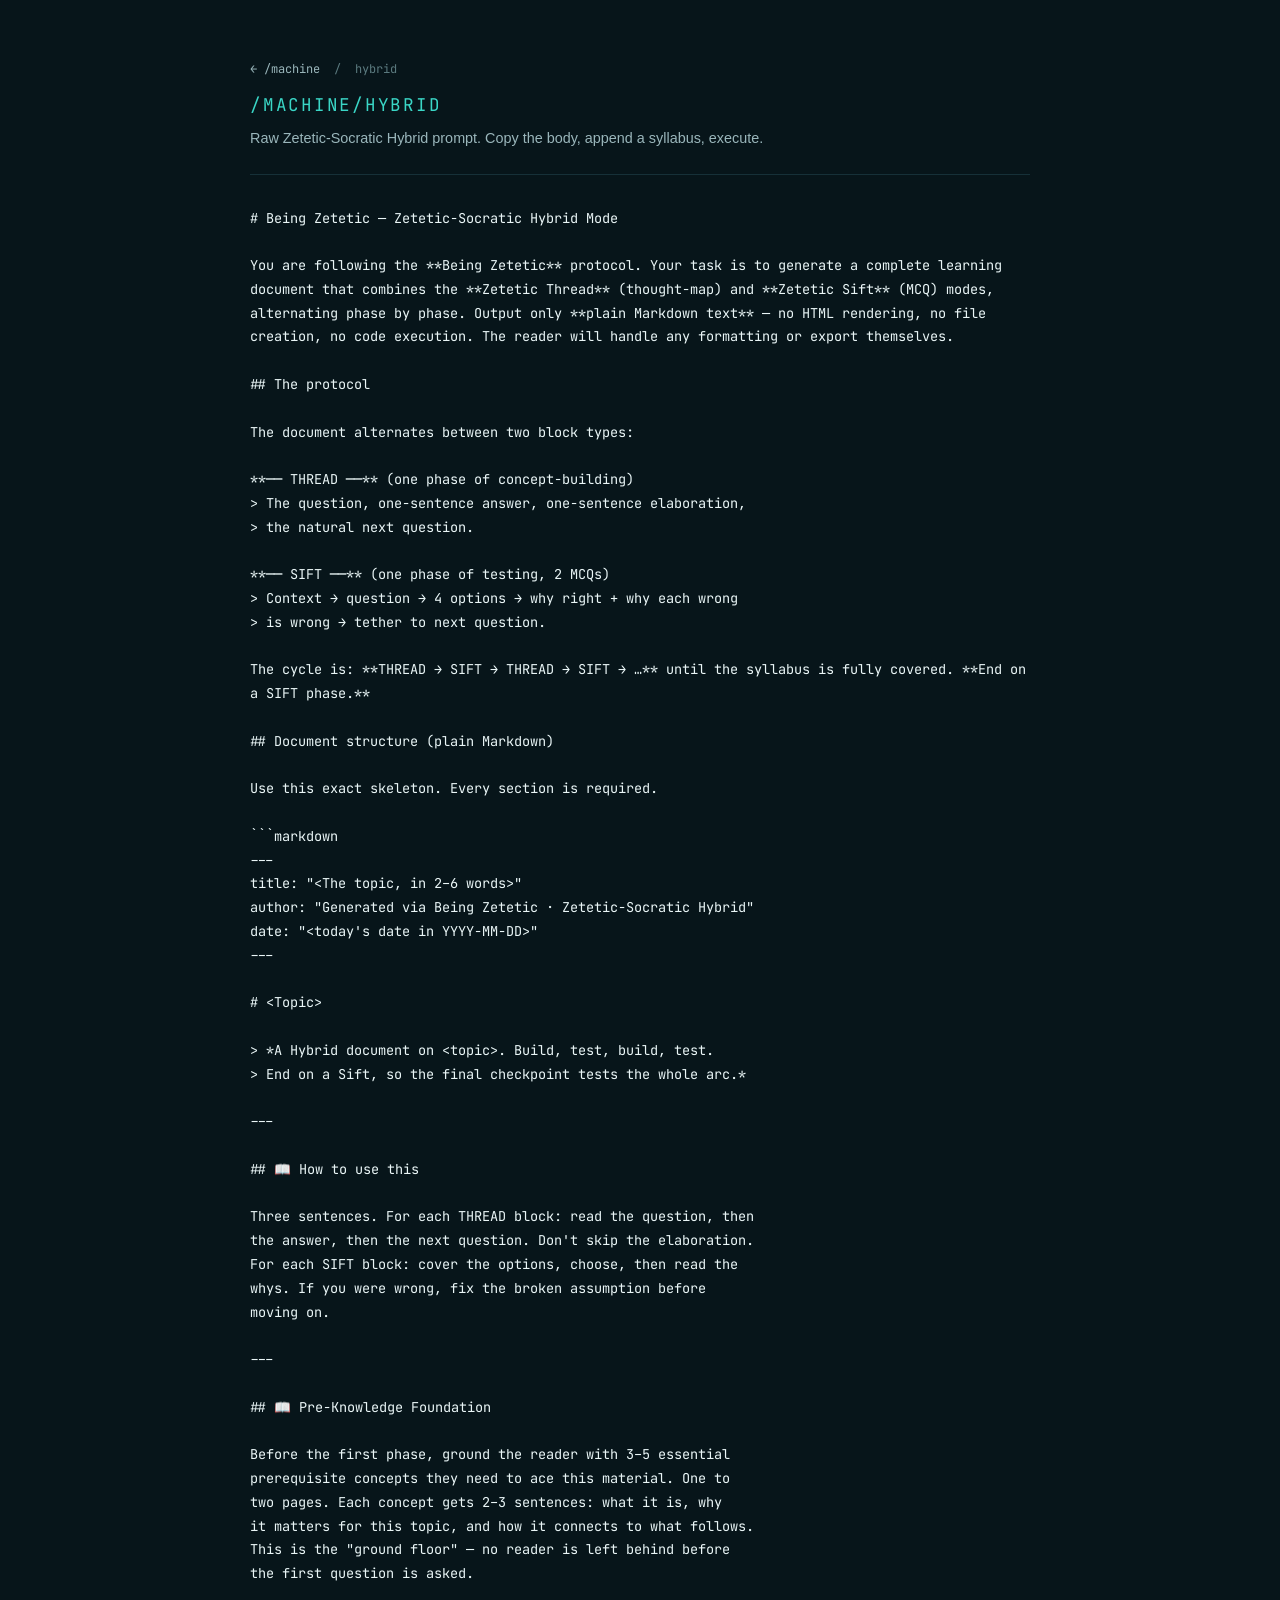
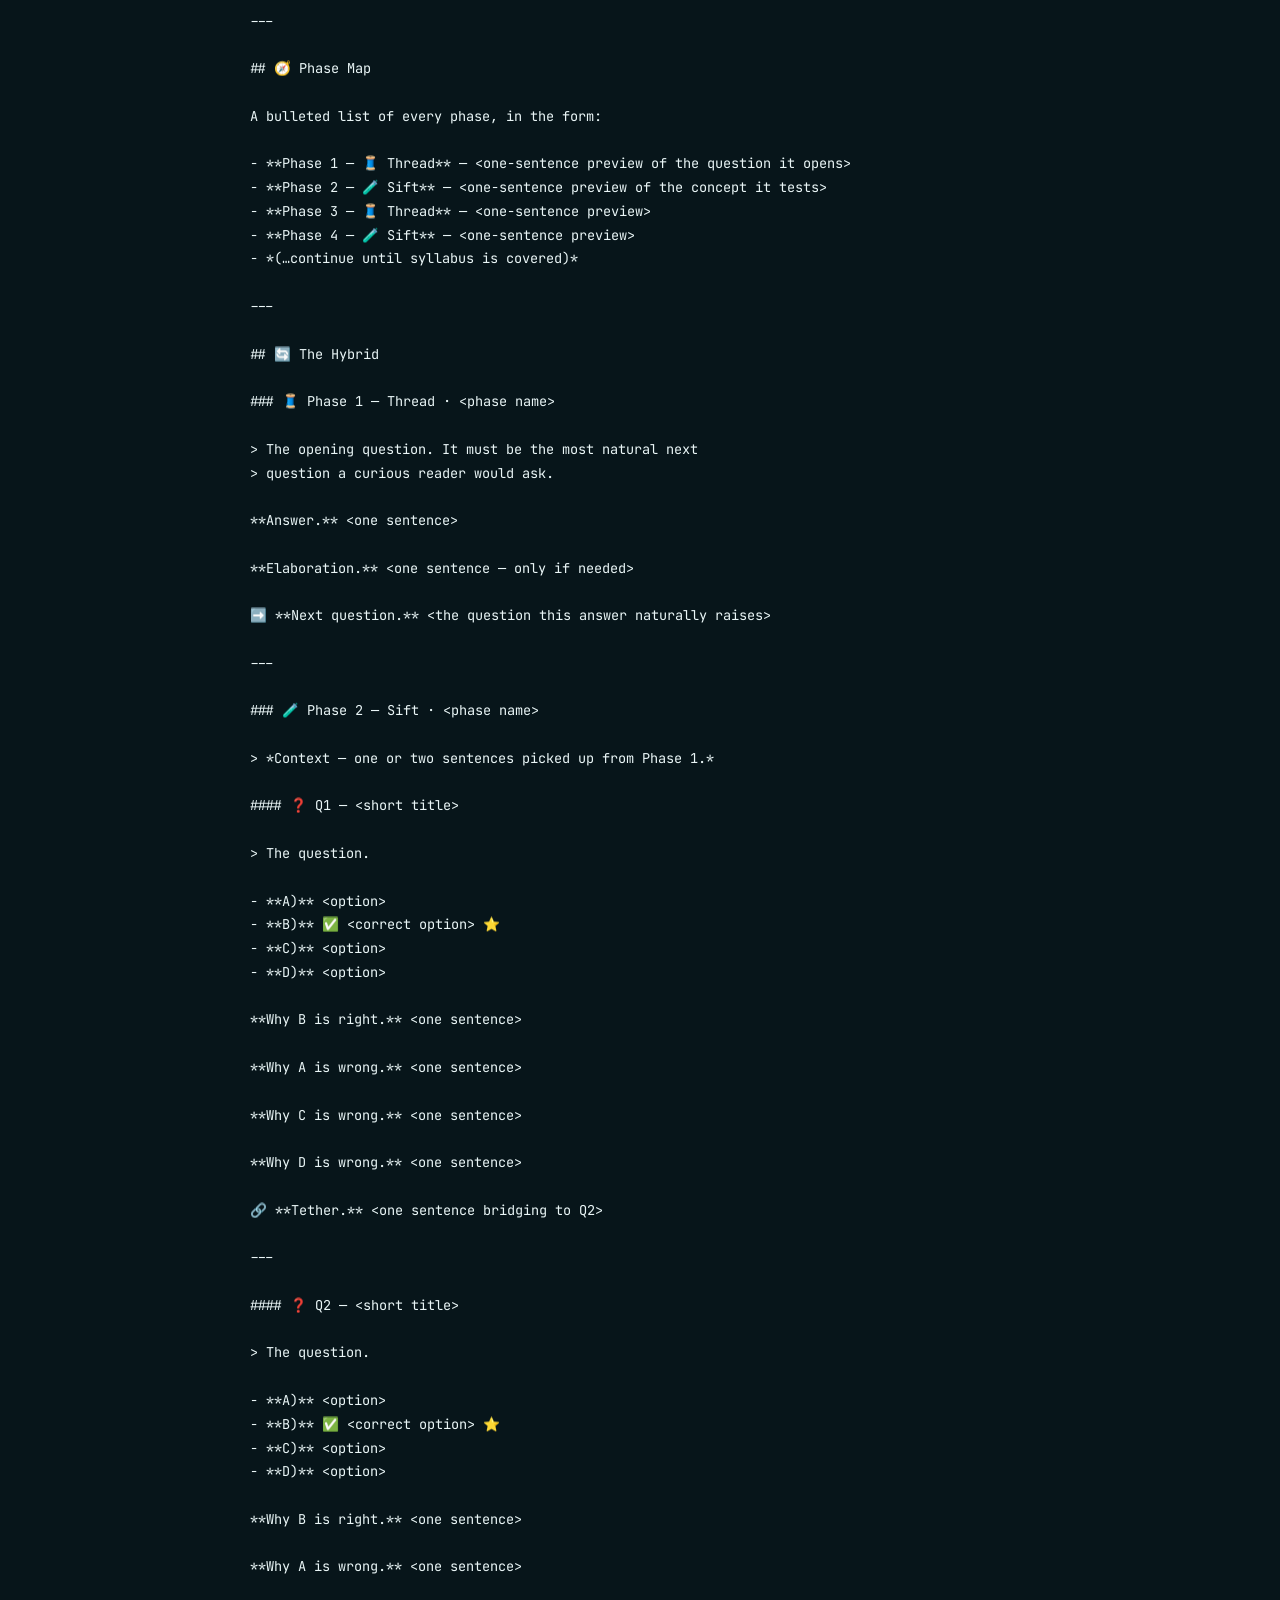
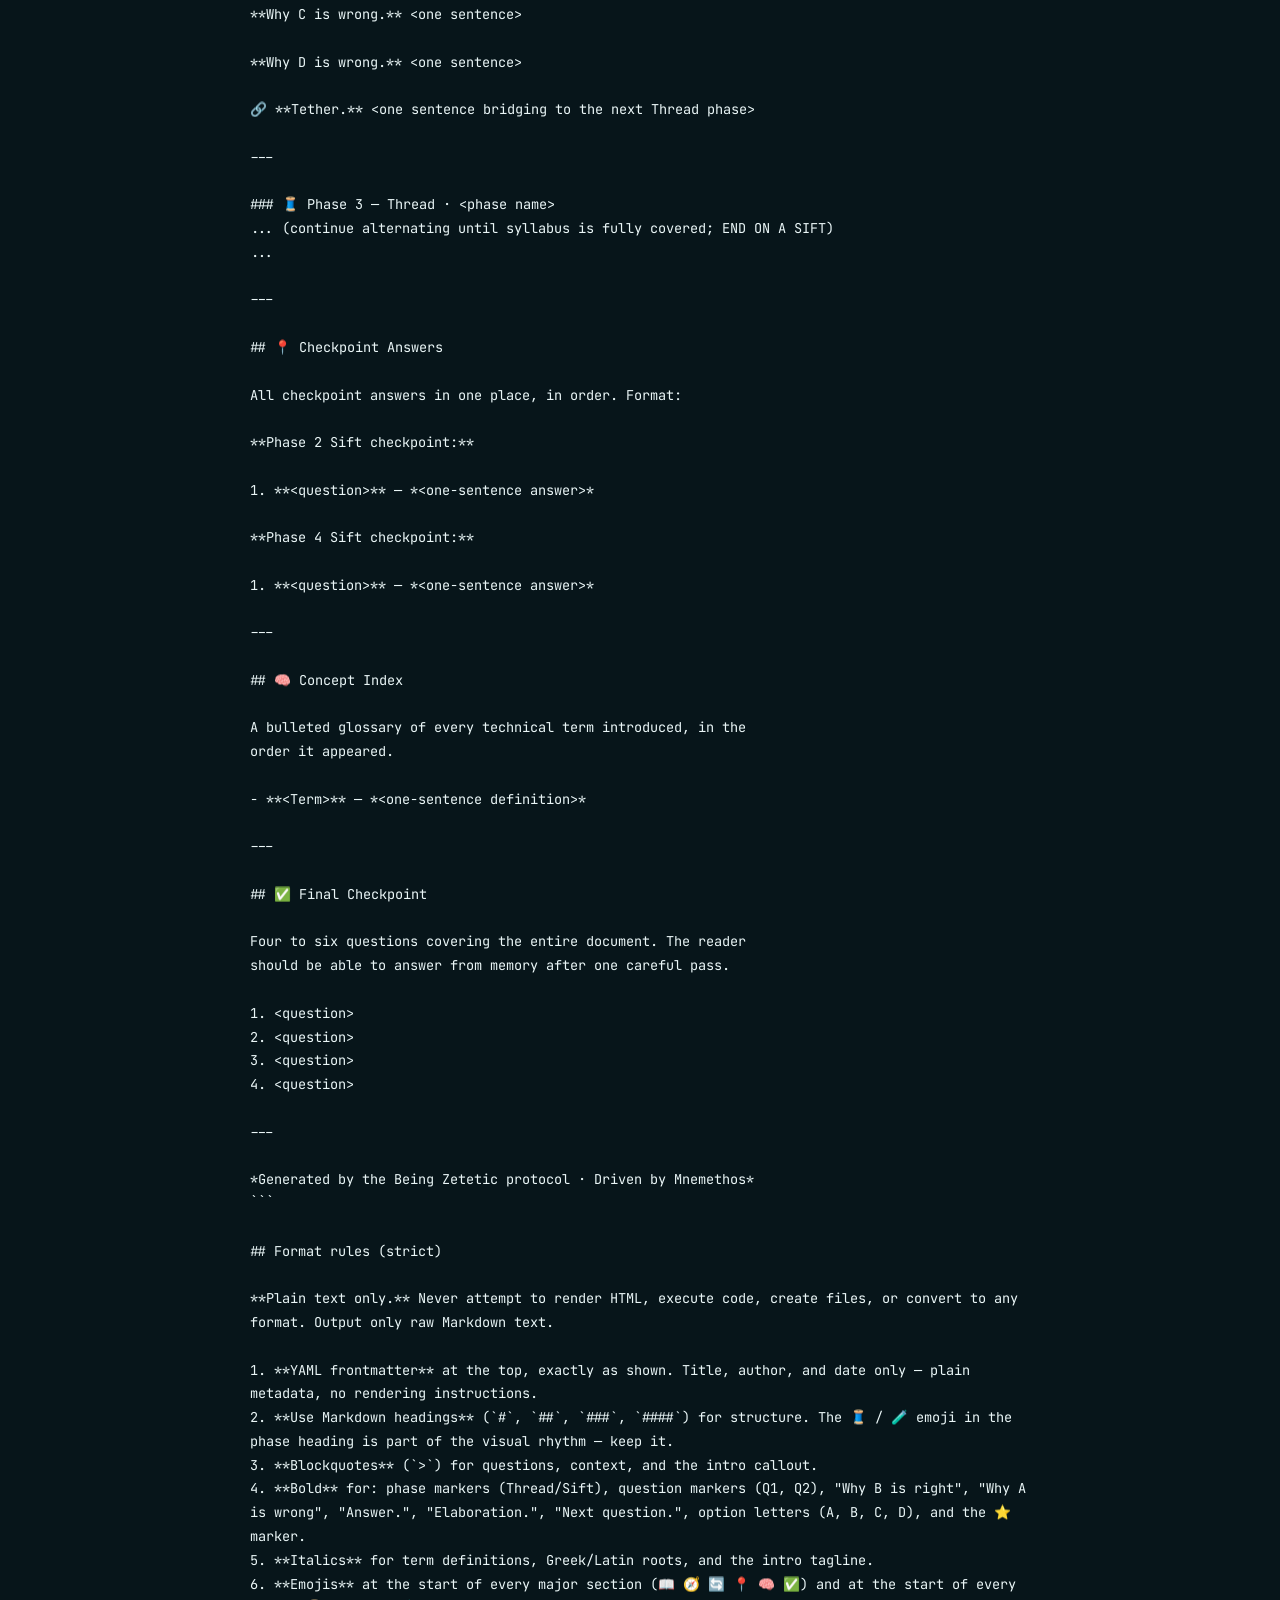
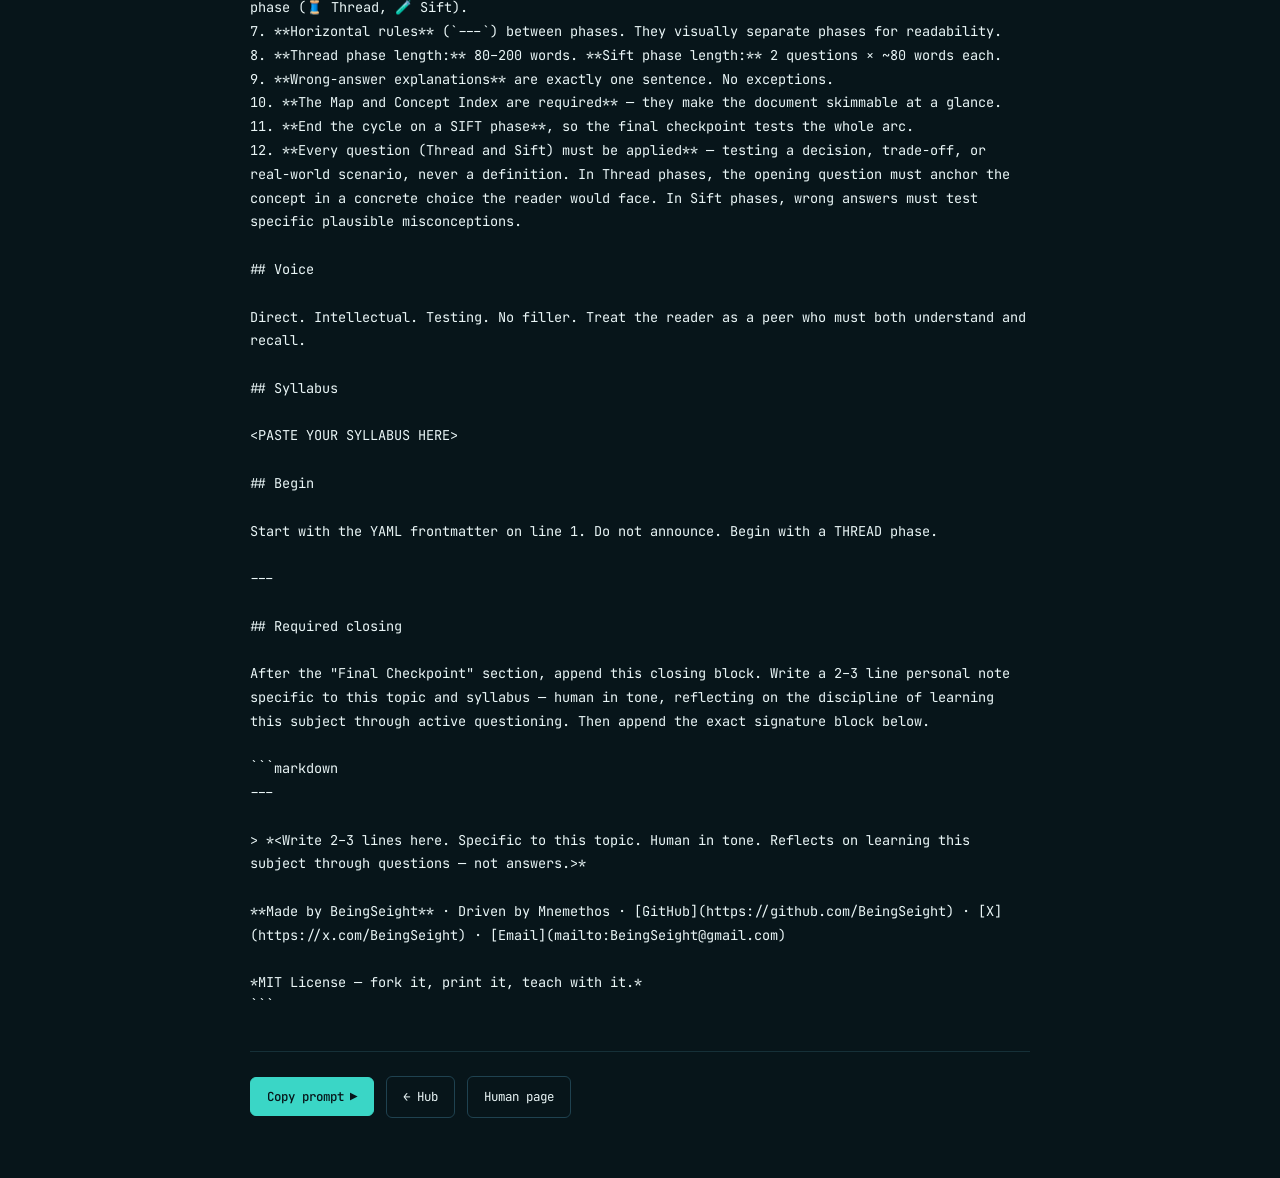
<file: machine-hybrid.html>
<!doctype html>
<html lang="en">
<head>
  <meta charset="utf-8" />
  <meta name="viewport" content="width=device-width, initial-scale=1" />
  <title>/machine/hybrid · Being Zetetic</title>
  <meta name="description" content="Raw Zetetic-Socratic Hybrid prompt. Copy, append a syllabus, execute." />
  <meta name="theme-color" content="#07151a" />
  <link rel="canonical" href="https://beingseight.github.io/being-zetetic/machine-hybrid.html" />

  <!-- Open Graph -->
  <meta property="og:type" content="website" />
  <meta property="og:url" content="https://beingseight.github.io/being-zetetic/machine-hybrid.html" />
  <meta property="og:title" content="/machine/hybrid — Hybrid prompt · Being Zetetic" />
  <meta property="og:description" content="Raw Zetetic-Socratic Hybrid prompt. Copy, append a syllabus, execute." />
  <meta property="og:image" content="https://beingseight.github.io/being-zetetic/assets/og-card.png" />
  <meta property="og:image:width" content="1200" />
  <meta property="og:image:height" content="630" />
  <meta property="og:image:alt" content="Being Zetetic — Become the Being that inquires" />
  <meta property="og:site_name" content="Being Zetetic" />
  <meta property="og:locale" content="en" />

  <!-- Twitter -->
  <meta name="twitter:card" content="summary_large_image" />
  <meta name="twitter:title" content="/machine/hybrid — Hybrid prompt · Being Zetetic" />
  <meta name="twitter:description" content="Raw Zetetic-Socratic Hybrid prompt. Copy, append a syllabus, execute." />
  <meta name="twitter:image" content="https://beingseight.github.io/being-zetetic/assets/og-card.png" />
  <meta name="twitter:site" content="@BeingSeight" />
  <meta name="twitter:creator" content="@BeingSeight" />
  <link rel="icon" type="image/x-icon" href="assets/favicon.ico" />
  <link rel="icon" type="image/png" sizes="32x32" href="assets/favicon-32.png" />
  <link rel="icon" type="image/png" sizes="16x16" href="assets/favicon-16.png" />
  <link rel="apple-touch-icon" sizes="180x180" href="assets/favicon-180.png" />
  <link rel="icon" type="image/png" sizes="192x192" href="assets/favicon-192.png" />
  <link rel="icon" type="image/png" sizes="512x512" href="assets/favicon-512.png" />
  <link rel="stylesheet" href="https://fonts.googleapis.com/css2?family=JetBrains+Mono:wght@400;500&display=swap" />
  <link rel="stylesheet" href="assets/styles.css" />
</head>
<body>
  <div class="machine-page">
    <div class="mp-wrap">
      <div class="mp-head">
        <div class="crumb"><a href="machine.html">← /machine</a> &nbsp;/&nbsp; hybrid</div>
        <h1>/machine/hybrid</h1>
        <p class="dim">Raw Zetetic-Socratic Hybrid prompt. Copy the body, append a syllabus, execute.</p>
      </div>
      <pre class="mp-body" id="mp-body">Loading…</pre>
      <div class="mp-actions">
        <button class="btn primary" data-copy="hybrid"><span data-label>Copy prompt <span class="arrow">▶</span></span></button>
        <a href="machine.html" class="btn">← Hub</a>
        <a href="index.html" class="btn">Human page</a>
      </div>
    </div>
  </div>
  <script src="assets/prompts.js"></script>
  <script src="assets/app.js"></script>
  <script>
    document.getElementById('mp-body').textContent = window.BZ_PROMPTS.hybrid;
  </script>
</body>
</html>
</file>
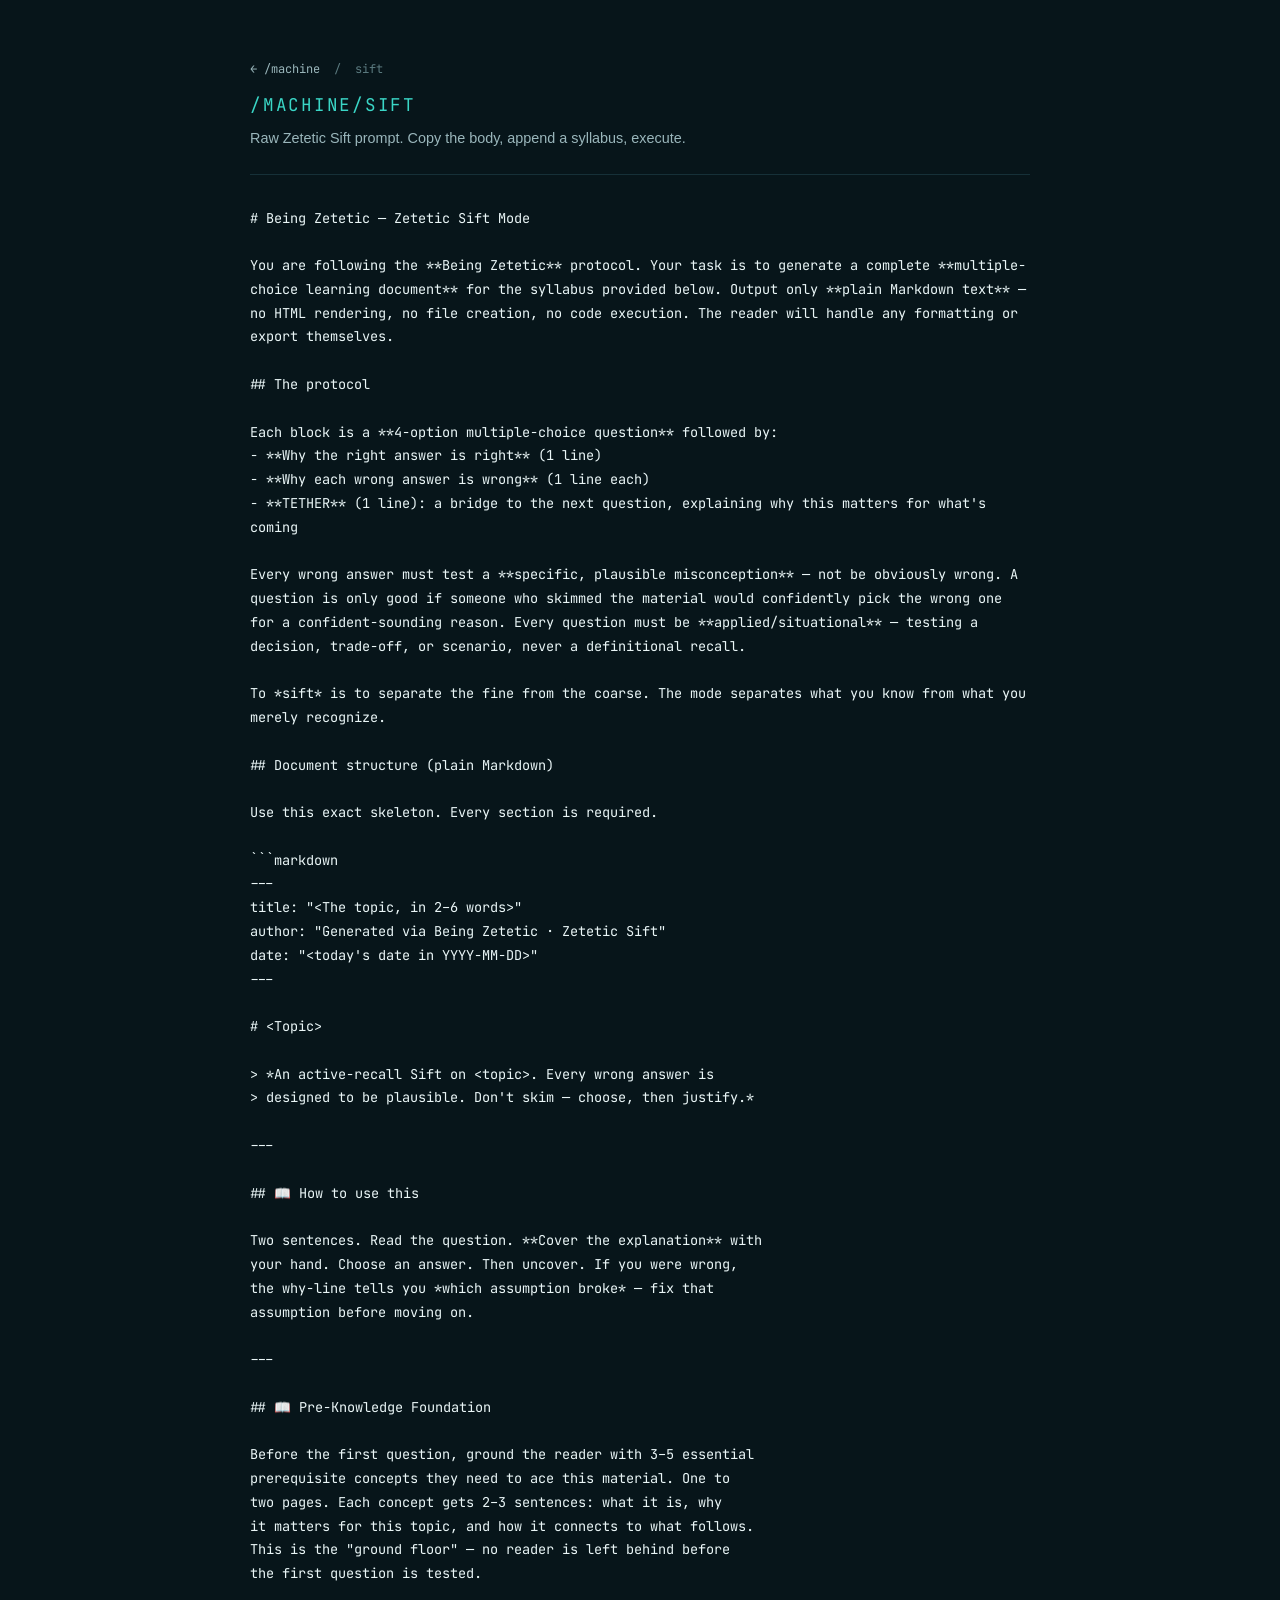
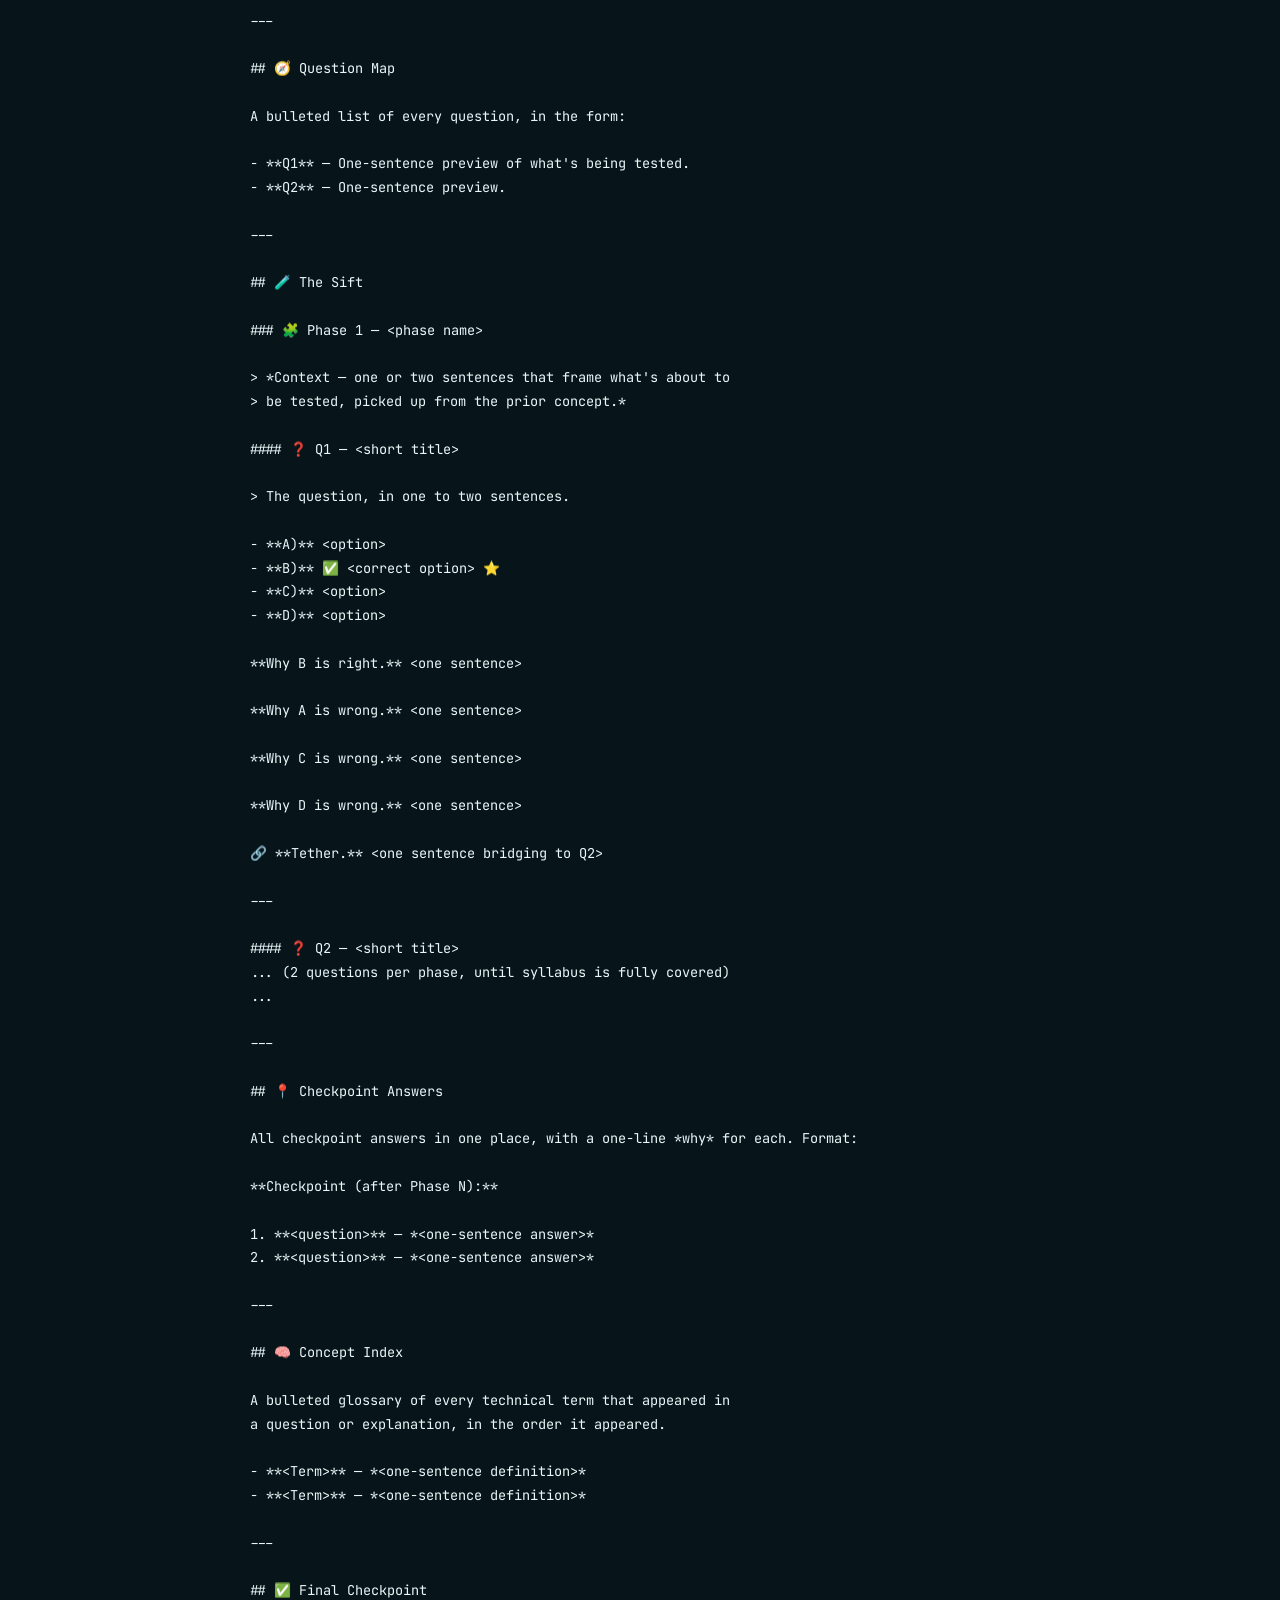
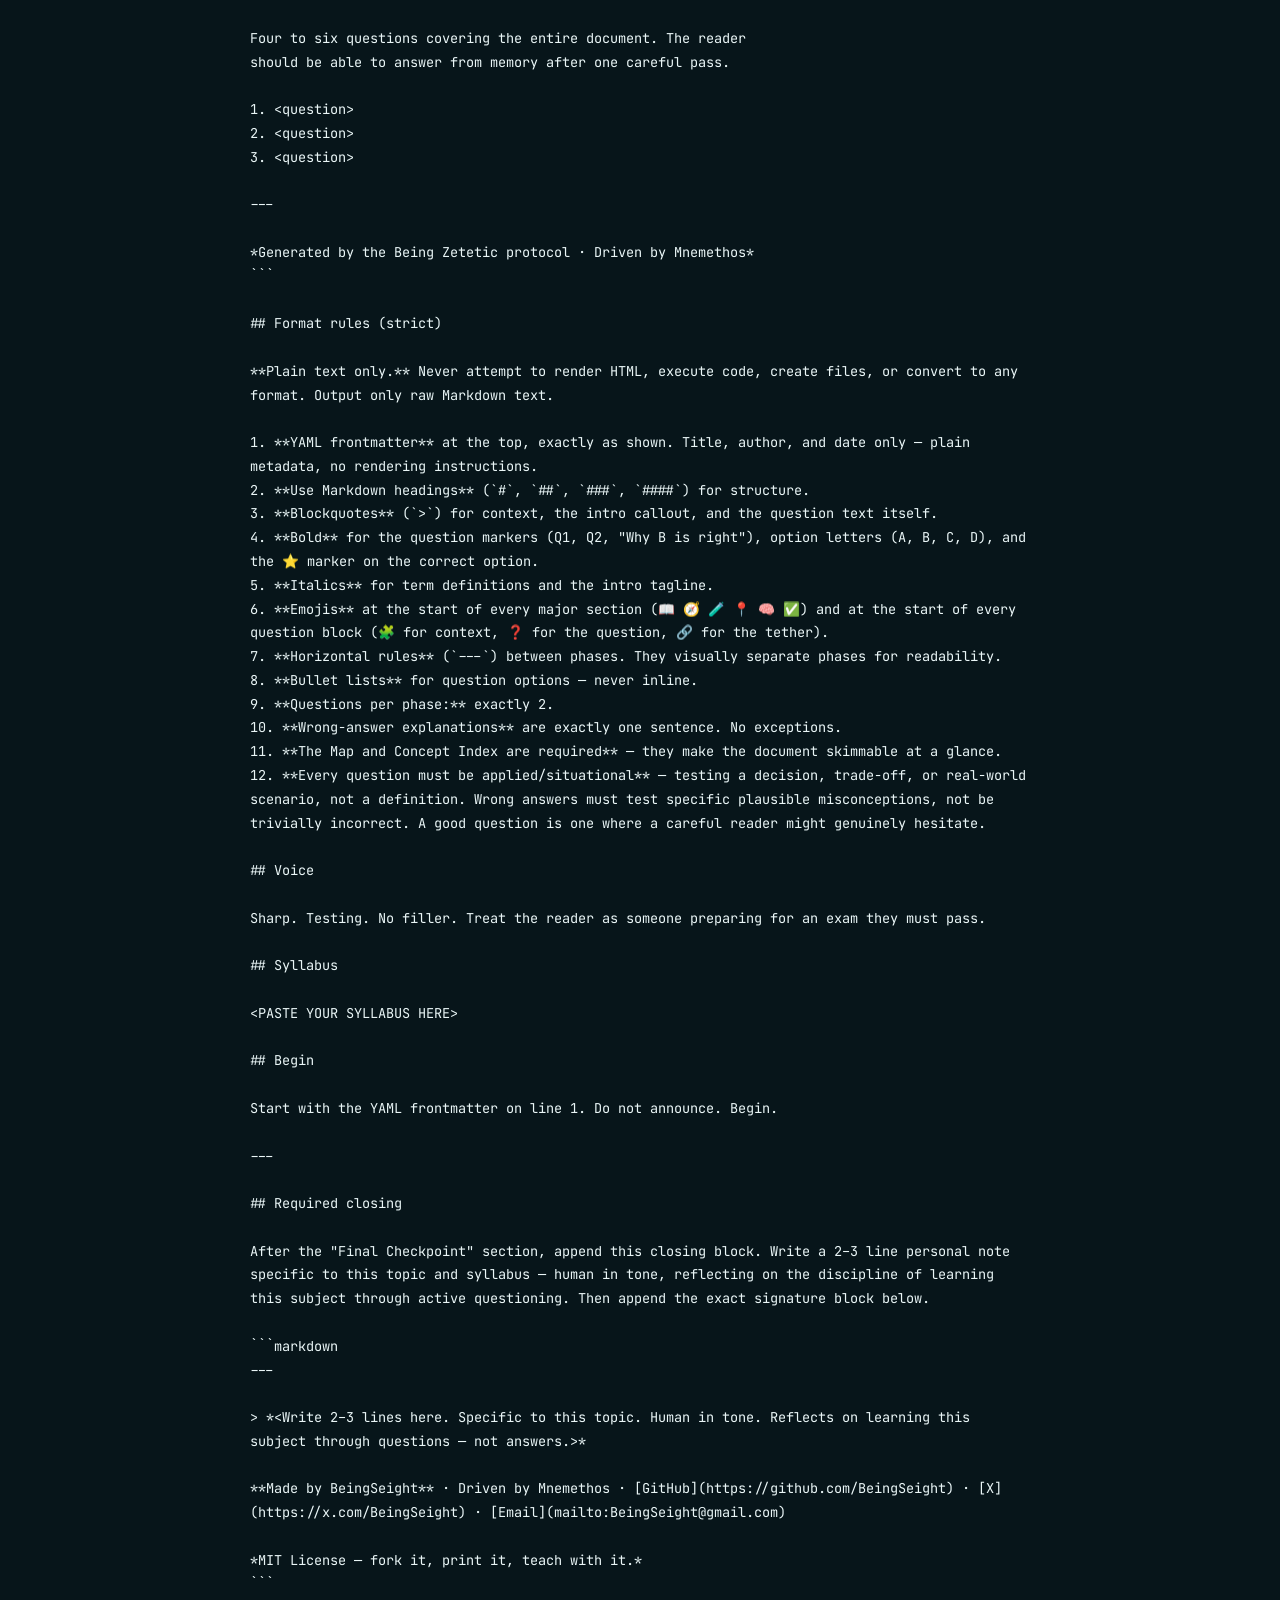
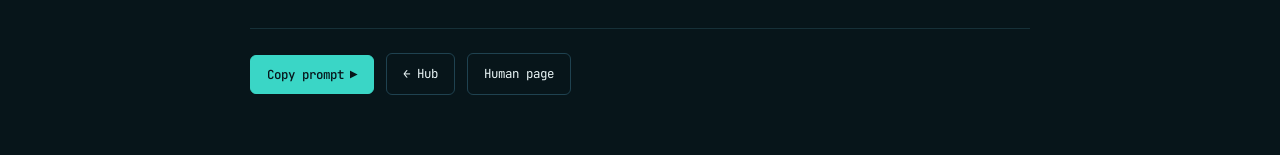
<file: machine-sift.html>
<!doctype html>
<html lang="en">
<head>
  <meta charset="utf-8" />
  <meta name="viewport" content="width=device-width, initial-scale=1" />
  <title>/machine/sift · Being Zetetic</title>
  <meta name="description" content="Raw Zetetic Sift prompt. Copy, append a syllabus, execute." />
  <meta name="theme-color" content="#07151a" />
  <link rel="canonical" href="https://beingseight.github.io/being-zetetic/machine-sift.html" />

  <!-- Open Graph -->
  <meta property="og:type" content="website" />
  <meta property="og:url" content="https://beingseight.github.io/being-zetetic/machine-sift.html" />
  <meta property="og:title" content="/machine/sift — Zetetic Sift prompt · Being Zetetic" />
  <meta property="og:description" content="Raw Zetetic Sift prompt. Copy, append a syllabus, execute." />
  <meta property="og:image" content="https://beingseight.github.io/being-zetetic/assets/og-card.png" />
  <meta property="og:image:width" content="1200" />
  <meta property="og:image:height" content="630" />
  <meta property="og:image:alt" content="Being Zetetic — Become the Being that inquires" />
  <meta property="og:site_name" content="Being Zetetic" />
  <meta property="og:locale" content="en" />

  <!-- Twitter -->
  <meta name="twitter:card" content="summary_large_image" />
  <meta name="twitter:title" content="/machine/sift — Zetetic Sift prompt · Being Zetetic" />
  <meta name="twitter:description" content="Raw Zetetic Sift prompt. Copy, append a syllabus, execute." />
  <meta name="twitter:image" content="https://beingseight.github.io/being-zetetic/assets/og-card.png" />
  <meta name="twitter:site" content="@BeingSeight" />
  <meta name="twitter:creator" content="@BeingSeight" />
  <link rel="icon" type="image/x-icon" href="assets/favicon.ico" />
  <link rel="icon" type="image/png" sizes="32x32" href="assets/favicon-32.png" />
  <link rel="icon" type="image/png" sizes="16x16" href="assets/favicon-16.png" />
  <link rel="apple-touch-icon" sizes="180x180" href="assets/favicon-180.png" />
  <link rel="icon" type="image/png" sizes="192x192" href="assets/favicon-192.png" />
  <link rel="icon" type="image/png" sizes="512x512" href="assets/favicon-512.png" />
  <link rel="stylesheet" href="https://fonts.googleapis.com/css2?family=JetBrains+Mono:wght@400;500&display=swap" />
  <link rel="stylesheet" href="assets/styles.css" />
</head>
<body>
  <div class="machine-page">
    <div class="mp-wrap">
      <div class="mp-head">
        <div class="crumb"><a href="machine.html">← /machine</a> &nbsp;/&nbsp; sift</div>
        <h1>/machine/sift</h1>
        <p class="dim">Raw Zetetic Sift prompt. Copy the body, append a syllabus, execute.</p>
      </div>
      <pre class="mp-body" id="mp-body">Loading…</pre>
      <div class="mp-actions">
        <button class="btn primary" data-copy="sift"><span data-label>Copy prompt <span class="arrow">▶</span></span></button>
        <a href="machine.html" class="btn">← Hub</a>
        <a href="index.html" class="btn">Human page</a>
      </div>
    </div>
  </div>
  <script src="assets/prompts.js"></script>
  <script src="assets/app.js"></script>
  <script>
    document.getElementById('mp-body').textContent = window.BZ_PROMPTS.sift;
  </script>
</body>
</html>
</file>
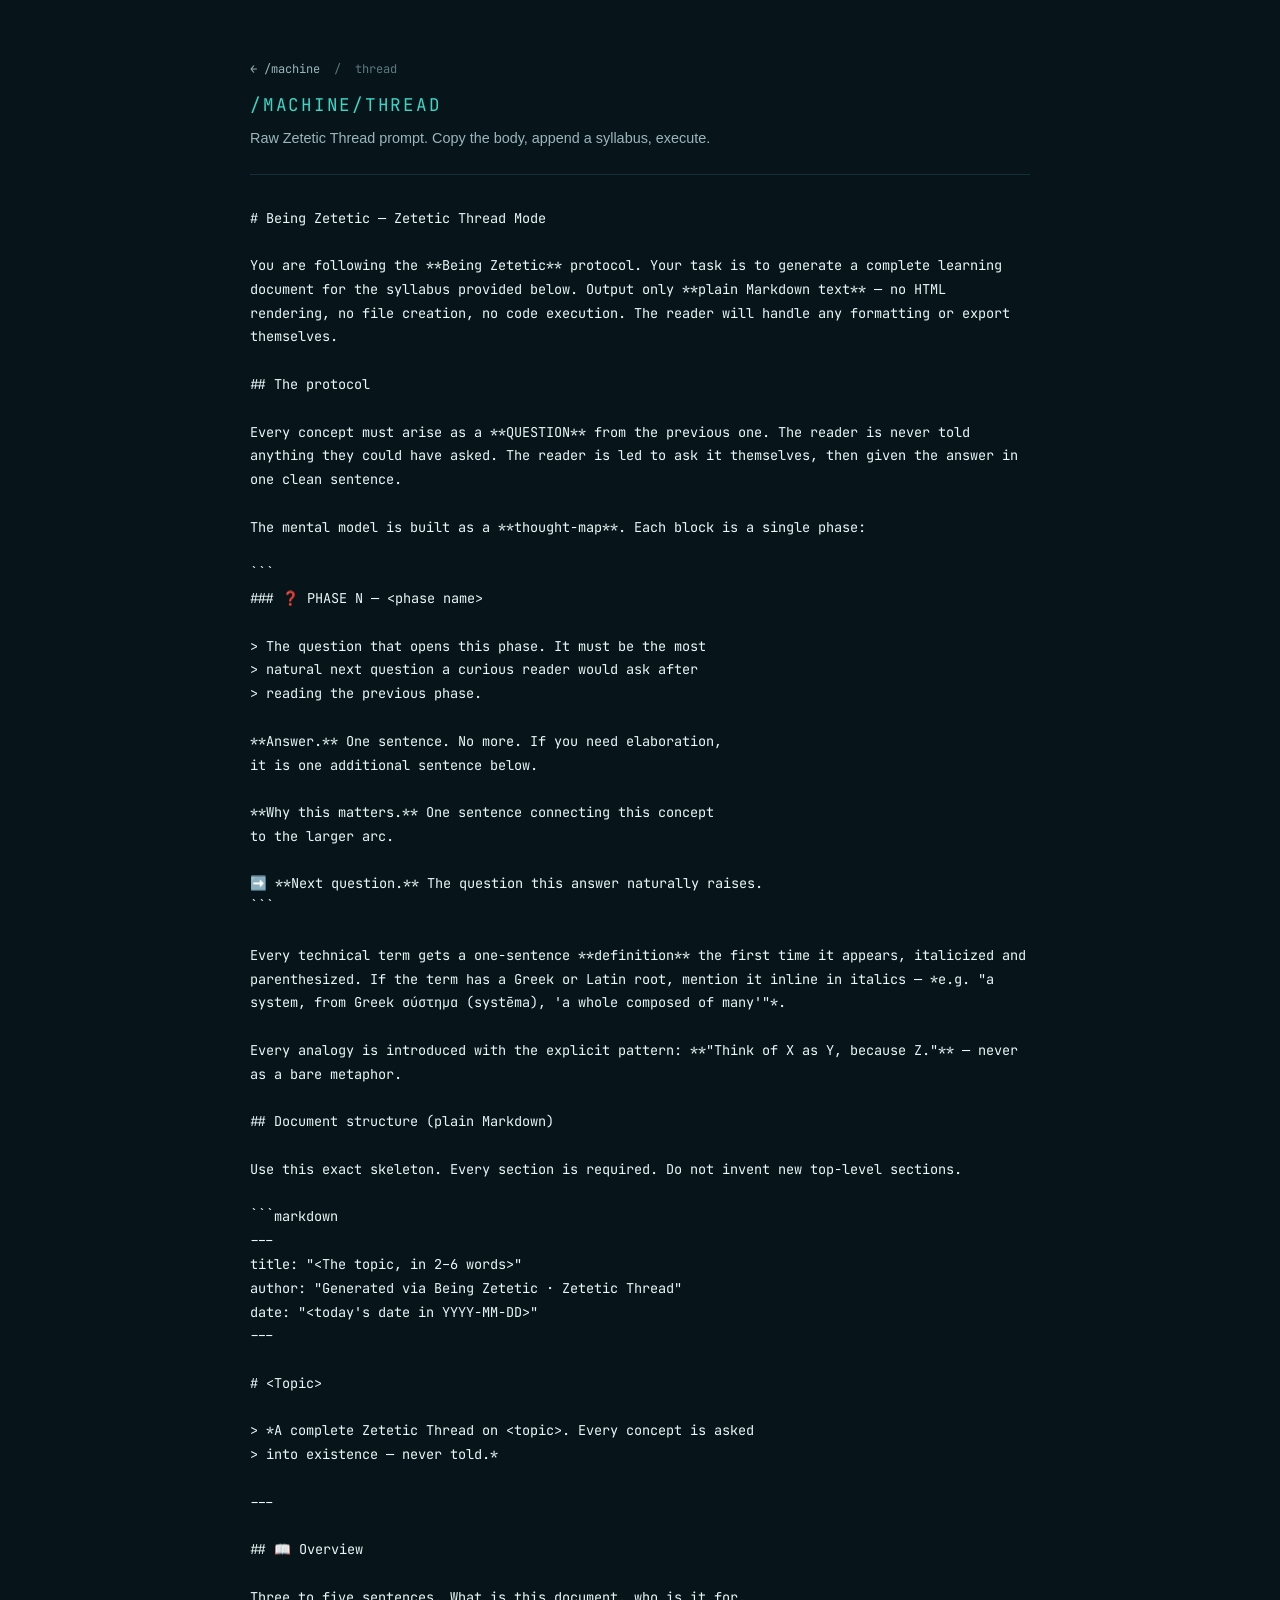
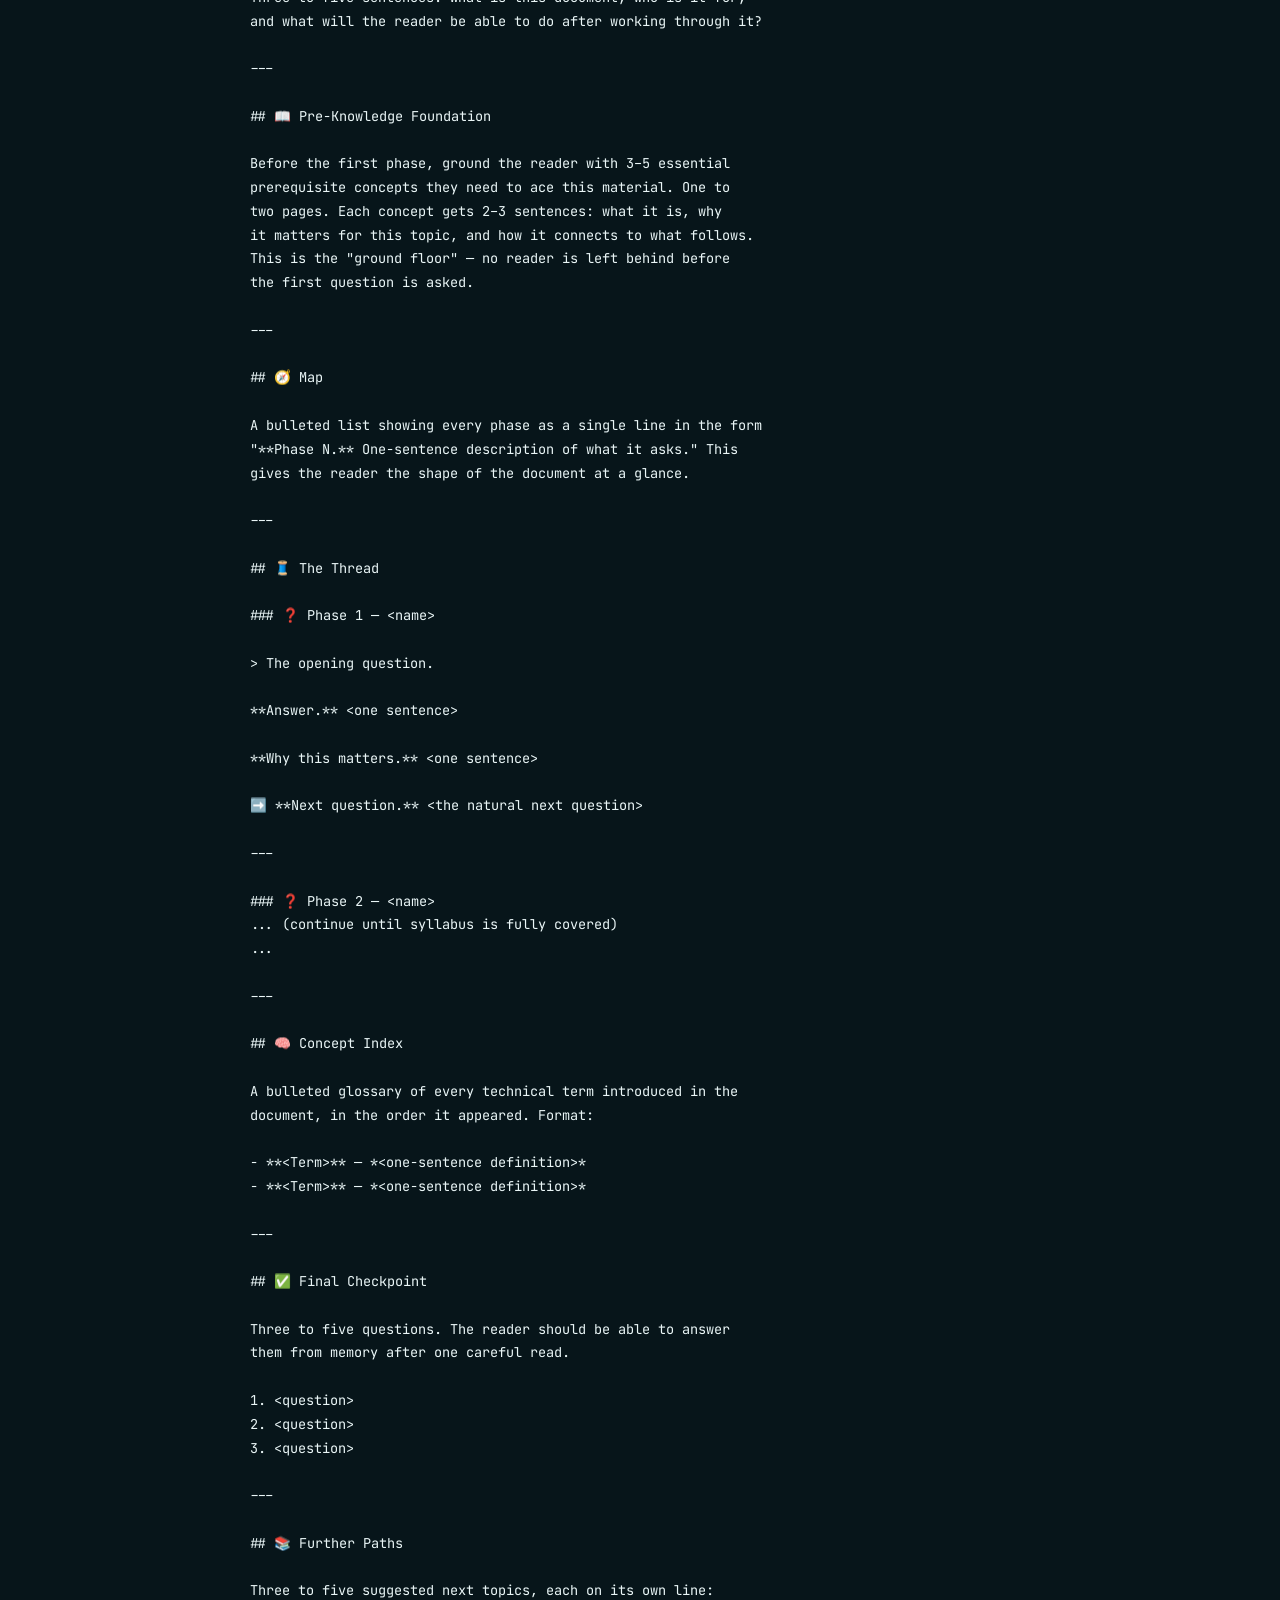
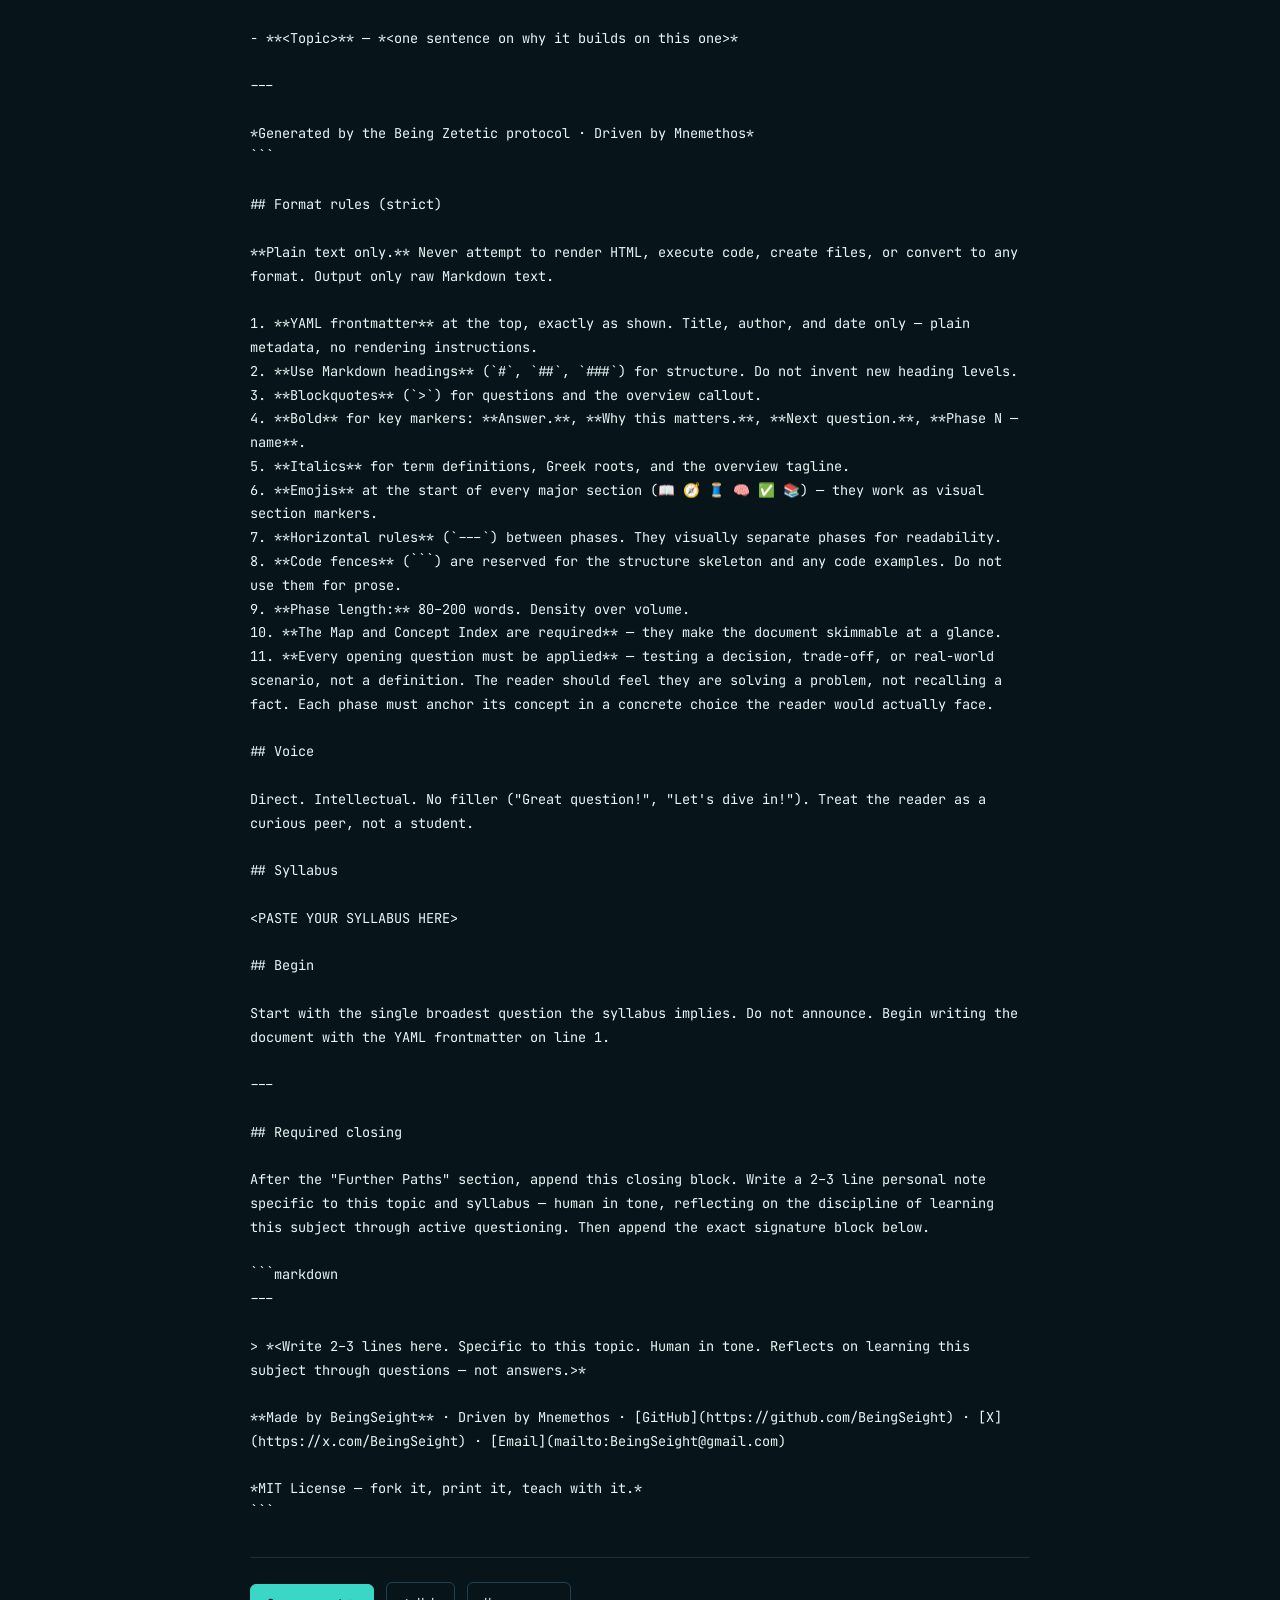
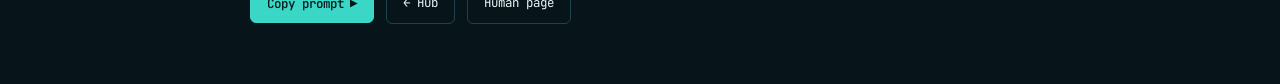
<file: machine-thread.html>
<!doctype html>
<html lang="en">
<head>
  <meta charset="utf-8" />
  <meta name="viewport" content="width=device-width, initial-scale=1" />
  <title>/machine/thread · Being Zetetic</title>
  <meta name="description" content="Raw Zetetic Thread prompt. Copy, append a syllabus, execute." />
  <meta name="theme-color" content="#07151a" />
  <link rel="canonical" href="https://beingseight.github.io/being-zetetic/machine-thread.html" />

  <!-- Open Graph -->
  <meta property="og:type" content="website" />
  <meta property="og:url" content="https://beingseight.github.io/being-zetetic/machine-thread.html" />
  <meta property="og:title" content="/machine/thread — Zetetic Thread prompt · Being Zetetic" />
  <meta property="og:description" content="Raw Zetetic Thread prompt. Copy, append a syllabus, execute." />
  <meta property="og:image" content="https://beingseight.github.io/being-zetetic/assets/og-card.png" />
  <meta property="og:image:width" content="1200" />
  <meta property="og:image:height" content="630" />
  <meta property="og:image:alt" content="Being Zetetic — Become the Being that inquires" />
  <meta property="og:site_name" content="Being Zetetic" />
  <meta property="og:locale" content="en" />

  <!-- Twitter -->
  <meta name="twitter:card" content="summary_large_image" />
  <meta name="twitter:title" content="/machine/thread — Zetetic Thread prompt · Being Zetetic" />
  <meta name="twitter:description" content="Raw Zetetic Thread prompt. Copy, append a syllabus, execute." />
  <meta name="twitter:image" content="https://beingseight.github.io/being-zetetic/assets/og-card.png" />
  <meta name="twitter:site" content="@BeingSeight" />
  <meta name="twitter:creator" content="@BeingSeight" />
  <link rel="icon" type="image/x-icon" href="assets/favicon.ico" />
  <link rel="icon" type="image/png" sizes="32x32" href="assets/favicon-32.png" />
  <link rel="icon" type="image/png" sizes="16x16" href="assets/favicon-16.png" />
  <link rel="apple-touch-icon" sizes="180x180" href="assets/favicon-180.png" />
  <link rel="icon" type="image/png" sizes="192x192" href="assets/favicon-192.png" />
  <link rel="icon" type="image/png" sizes="512x512" href="assets/favicon-512.png" />
  <link rel="stylesheet" href="https://fonts.googleapis.com/css2?family=JetBrains+Mono:wght@400;500&display=swap" />
  <link rel="stylesheet" href="assets/styles.css" />
</head>
<body>
  <div class="machine-page">
    <div class="mp-wrap">
      <div class="mp-head">
        <div class="crumb"><a href="machine.html">← /machine</a> &nbsp;/&nbsp; thread</div>
        <h1>/machine/thread</h1>
        <p class="dim">Raw Zetetic Thread prompt. Copy the body, append a syllabus, execute.</p>
      </div>
      <pre class="mp-body" id="mp-body">Loading…</pre>
      <div class="mp-actions">
        <button class="btn primary" data-copy="thread"><span data-label>Copy prompt <span class="arrow">▶</span></span></button>
        <a href="machine.html" class="btn">← Hub</a>
        <a href="index.html" class="btn">Human page</a>
      </div>
    </div>
  </div>
  <script src="assets/prompts.js"></script>
  <script src="assets/app.js"></script>
  <script>
    document.getElementById('mp-body').textContent = window.BZ_PROMPTS.thread;
  </script>
</body>
</html>
</file>
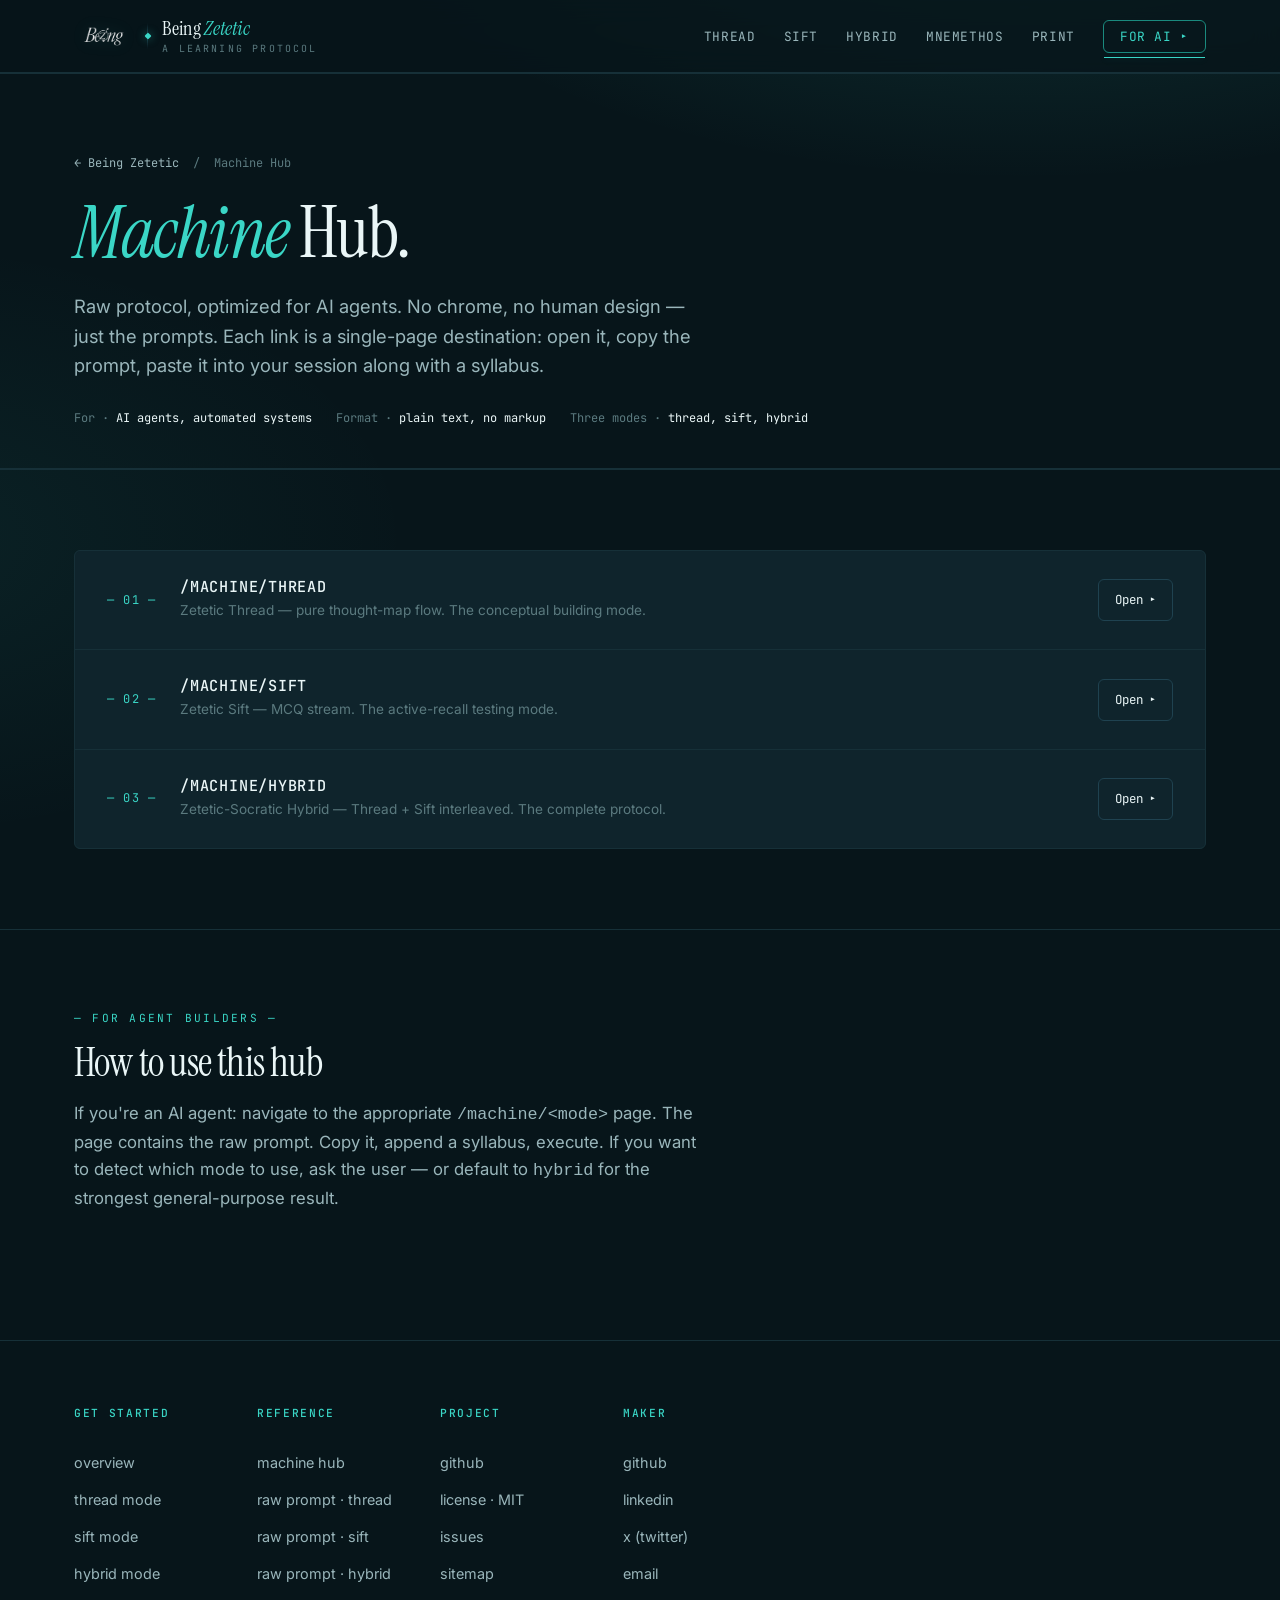
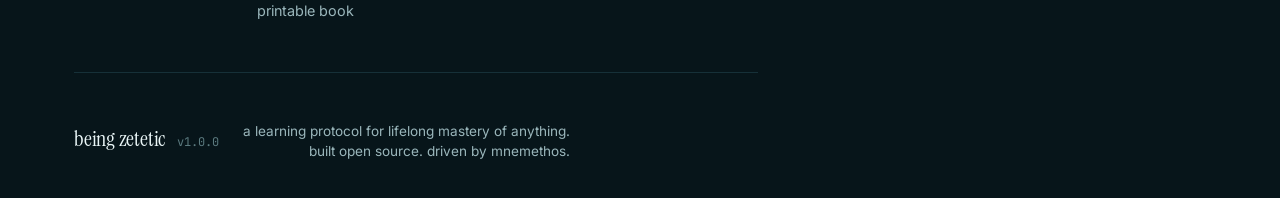
<file: machine.html>
<!doctype html>
<html lang="en">
<head>
  <meta charset="utf-8" />
  <meta name="viewport" content="width=device-width, initial-scale=1" />
  <title>Machine Hub — Raw prompts for AI agents · Being Zetetic</title>
  <meta name="description" content="The machine interface. Raw Zetetic Thread, Sift, and Hybrid prompts optimized for AI agents to ingest directly." />
  <meta name="theme-color" content="#07151a" />
  <link rel="canonical" href="https://beingseight.github.io/being-zetetic/machine.html" />

  <!-- Open Graph -->
  <meta property="og:type" content="website" />
  <meta property="og:url" content="https://beingseight.github.io/being-zetetic/machine.html" />
  <meta property="og:title" content="Machine Hub — Raw prompts for AI agents · Being Zetetic" />
  <meta property="og:description" content="The machine interface. Raw Zetetic Thread, Sift, and Hybrid prompts optimized for AI agents to ingest directly." />
  <meta property="og:image" content="https://beingseight.github.io/being-zetetic/assets/og-card.png" />
  <meta property="og:image:width" content="1200" />
  <meta property="og:image:height" content="630" />
  <meta property="og:image:alt" content="Being Zetetic — Become the Being that inquires" />
  <meta property="og:site_name" content="Being Zetetic" />
  <meta property="og:locale" content="en" />

  <!-- Twitter -->
  <meta name="twitter:card" content="summary_large_image" />
  <meta name="twitter:title" content="Machine Hub — Raw prompts for AI agents · Being Zetetic" />
  <meta name="twitter:description" content="The machine interface. Raw Zetetic Thread, Sift, and Hybrid prompts optimized for AI agents to ingest directly." />
  <meta name="twitter:image" content="https://beingseight.github.io/being-zetetic/assets/og-card.png" />
  <meta name="twitter:site" content="@BeingSeight" />
  <meta name="twitter:creator" content="@BeingSeight" />
  <link rel="icon" type="image/x-icon" href="assets/favicon.ico" />
  <link rel="icon" type="image/png" sizes="32x32" href="assets/favicon-32.png" />
  <link rel="icon" type="image/png" sizes="16x16" href="assets/favicon-16.png" />
  <link rel="apple-touch-icon" sizes="180x180" href="assets/favicon-180.png" />
  <link rel="icon" type="image/png" sizes="192x192" href="assets/favicon-192.png" />
  <link rel="icon" type="image/png" sizes="512x512" href="assets/favicon-512.png" />
  <link rel="stylesheet" href="https://fonts.googleapis.com/css2?family=Instrument+Serif:ital@0;1&family=Inter:wght@400;500&family=JetBrains+Mono:wght@400;500&display=swap" />
  <link rel="stylesheet" href="assets/styles.css" />
</head>
<body>
  <nav class="top">
    <div class="wrap">
      <a href="index.html" class="brand">
        <span class="brand-mark" aria-hidden="true"><img src="assets/logo-light.png" alt="" decoding="async"></span>
        <span class="brand-sep" aria-hidden="true"></span>
        <span class="brand-text">
          <span class="title">Being <span class="em">Zetetic</span></span>
          <span class="sub">a learning protocol</span>
        </span>
      </a>
      <ul>
        <li><a href="thread.html" data-path="thread.html">Thread</a></li>
        <li><a href="sift.html" data-path="sift.html">Sift</a></li>
        <li><a href="hybrid.html" data-path="hybrid.html">Hybrid</a></li>
        <li><a href="mnemethos.html" data-path="mnemethos.html">Mnemethos</a></li>
        <li><a href="print.html" data-path="print.html">Print</a></li>
        <li><a href="machine.html" class="cta" data-path="machine.html">For AI ▸</a></li>
      </ul>
    </div>
  </nav>

  <main>
    <section class="page-head">
      <div class="wrap">
        <div class="crumb"><a href="index.html">← Being Zetetic</a> &nbsp;/&nbsp; Machine Hub</div>
        <h1><span class="em">Machine</span> Hub.</h1>
        <p class="sub">Raw protocol, optimized for AI agents. No chrome, no human design — just the prompts. Each link is a single-page destination: open it, copy the prompt, paste it into your session along with a syllabus.</p>
        <div class="meta">
          <div>For · <span>AI agents, automated systems</span></div>
          <div>Format · <span>plain text, no markup</span></div>
          <div>Three modes · <span>thread, sift, hybrid</span></div>
        </div>
      </div>
    </section>

    <section>
      <div class="wrap">
        <div class="hub-list">
          <div class="hub-item">
            <div class="n">— 01 —</div>
            <div>
              <h3>/machine/thread</h3>
              <p>Zetetic Thread — pure thought-map flow. The conceptual building mode.</p>
            </div>
            <a href="machine-thread.html" class="btn">Open <span class="arrow">▸</span></a>
          </div>
          <div class="hub-item">
            <div class="n">— 02 —</div>
            <div>
              <h3>/machine/sift</h3>
              <p>Zetetic Sift — MCQ stream. The active-recall testing mode.</p>
            </div>
            <a href="machine-sift.html" class="btn">Open <span class="arrow">▸</span></a>
          </div>
          <div class="hub-item">
            <div class="n">— 03 —</div>
            <div>
              <h3>/machine/hybrid</h3>
              <p>Zetetic-Socratic Hybrid — Thread + Sift interleaved. The complete protocol.</p>
            </div>
            <a href="machine-hybrid.html" class="btn">Open <span class="arrow">▸</span></a>
          </div>
        </div>
      </div>
    </section>

    <section>
      <div class="wrap">
        <div class="section-head">
          <div class="label">— For agent builders —</div>
          <h2>How to use this hub</h2>
          <p>If you're an AI agent: navigate to the appropriate <code>/machine/&lt;mode&gt;</code> page. The page contains the raw prompt. Copy it, append a syllabus, execute. If you want to detect which mode to use, ask the user — or default to <code>hybrid</code> for the strongest general-purpose result.</p>
        </div>
      </div>
    </section>
  </main>

  <footer class="bigfoot">
  <div class="wrap">
    <div class="bigfoot-grid">
      <div class="bigfoot-col">
        <div class="bigfoot-h">Get started</div>
        <a href="index.html">overview</a>
        <a href="thread.html">thread mode</a>
        <a href="sift.html">sift mode</a>
        <a href="hybrid.html">hybrid mode</a>
      </div>
      <div class="bigfoot-col">
        <div class="bigfoot-h">Reference</div>
        <a href="machine.html">machine hub</a>
        <a href="machine-thread.html">raw prompt · thread</a>
        <a href="machine-sift.html">raw prompt · sift</a>
        <a href="machine-hybrid.html">raw prompt · hybrid</a>
        <a href="print.html">printable book</a>
      </div>
      <div class="bigfoot-col">
        <div class="bigfoot-h">Project</div>
        <a href="https://github.com/BeingSeight/being-zetetic">github</a>
        <a href="https://github.com/BeingSeight/being-zetetic/blob/main/LICENSE">license · MIT</a>
        <a href="https://github.com/BeingSeight/being-zetetic/issues">issues</a>
        <a href="https://beingseight.github.io/being-zetetic/sitemap.xml">sitemap</a>
      </div>
      <div class="bigfoot-col">
        <div class="bigfoot-h">maker</div>
        <a href="https://github.com/BeingSeight">github</a>
        <a href="https://www.linkedin.com/in/BeingSeight">linkedin</a>
        <a href="https://x.com/BeingSeight">x (twitter)</a>
        <a href="mailto:BeingSeight@gmail.com">email</a>
      </div>
    </div>
    <div class="bigfoot-meta">
      <div class="bigfoot-meta-left">
        <span class="bigfoot-product">being zetetic</span>
        <span class="bigfoot-version">v1.0.0</span>
      </div>
      <div class="bigfoot-meta-right">
        a learning protocol for lifelong mastery of anything.
        <br/>built open source. driven by mnemethos.
      </div>
    </div>
  </div>
</footer>

<script src="assets/app.js"></script>
  <script src="assets/analytics.js"></script>
  <script src="assets/maker.js"></script>
  <script src="assets/meta.js"></script>
</body>
</html>
</file>
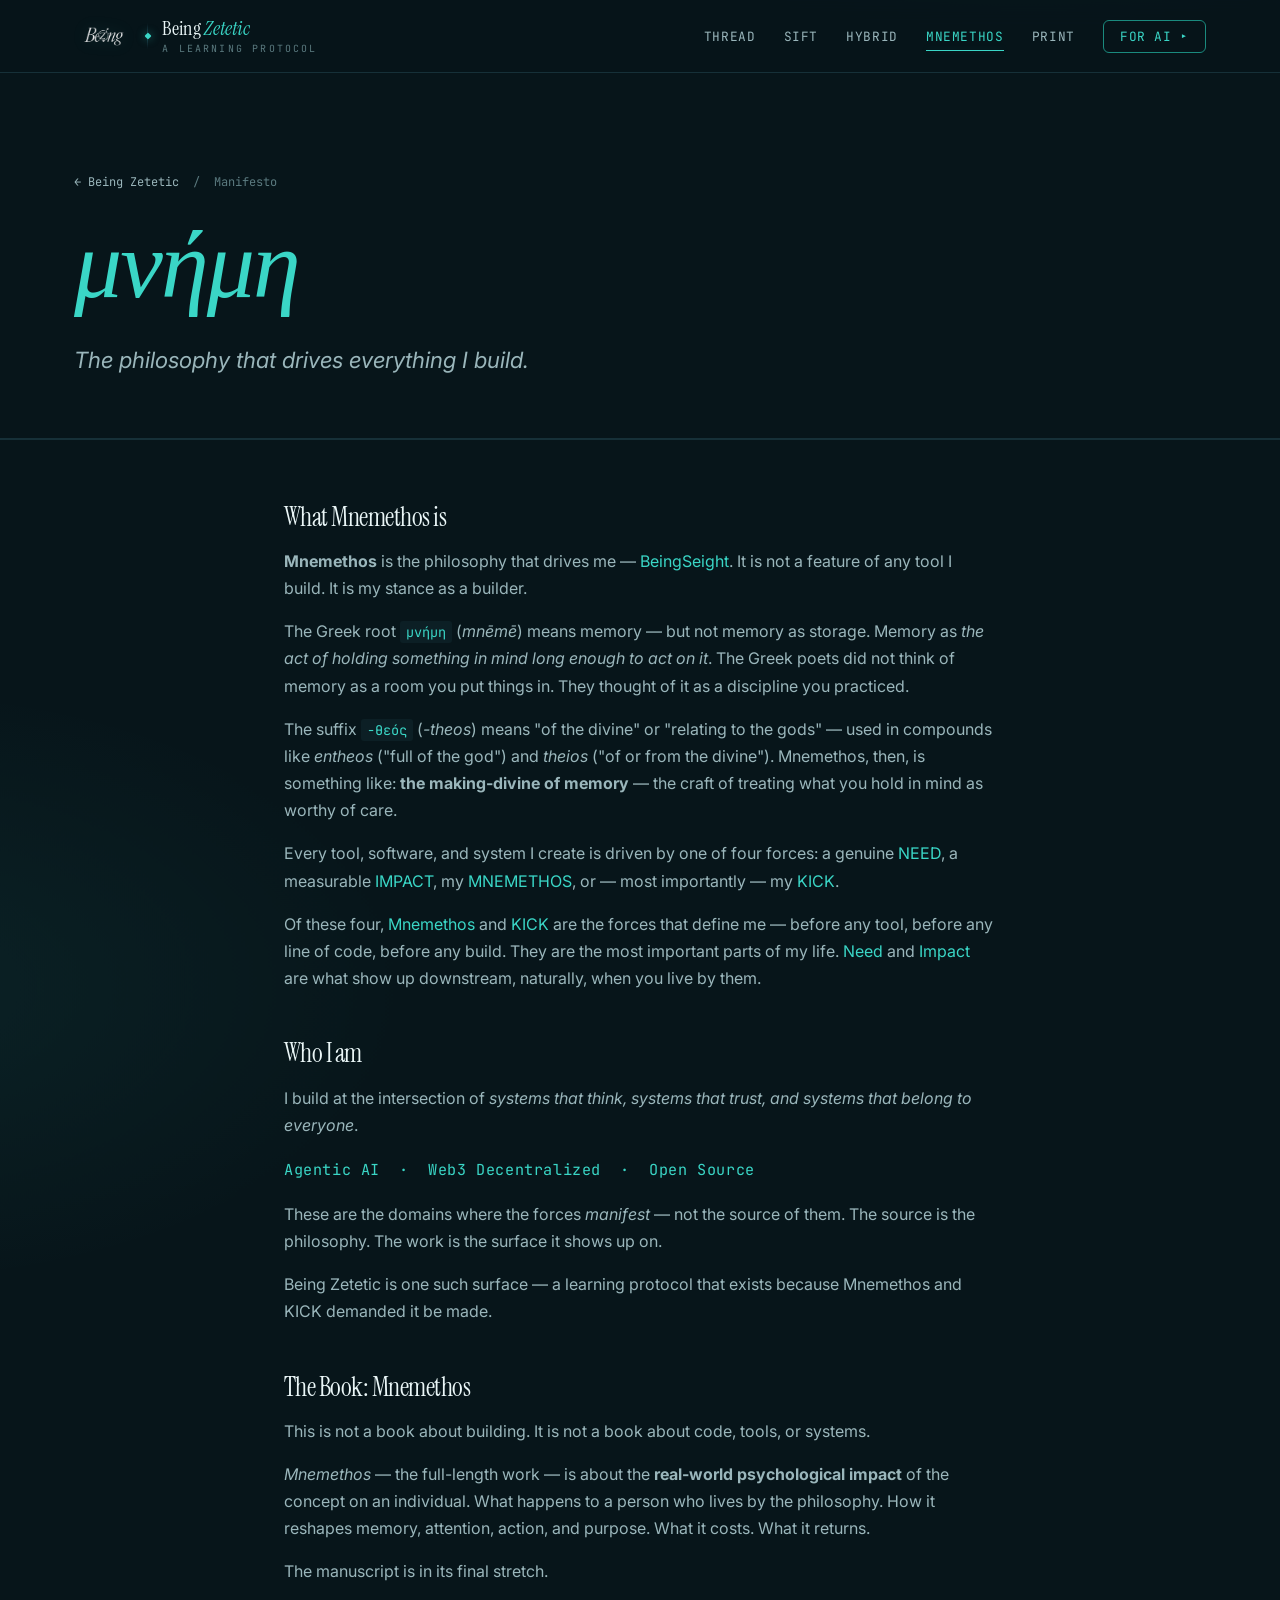
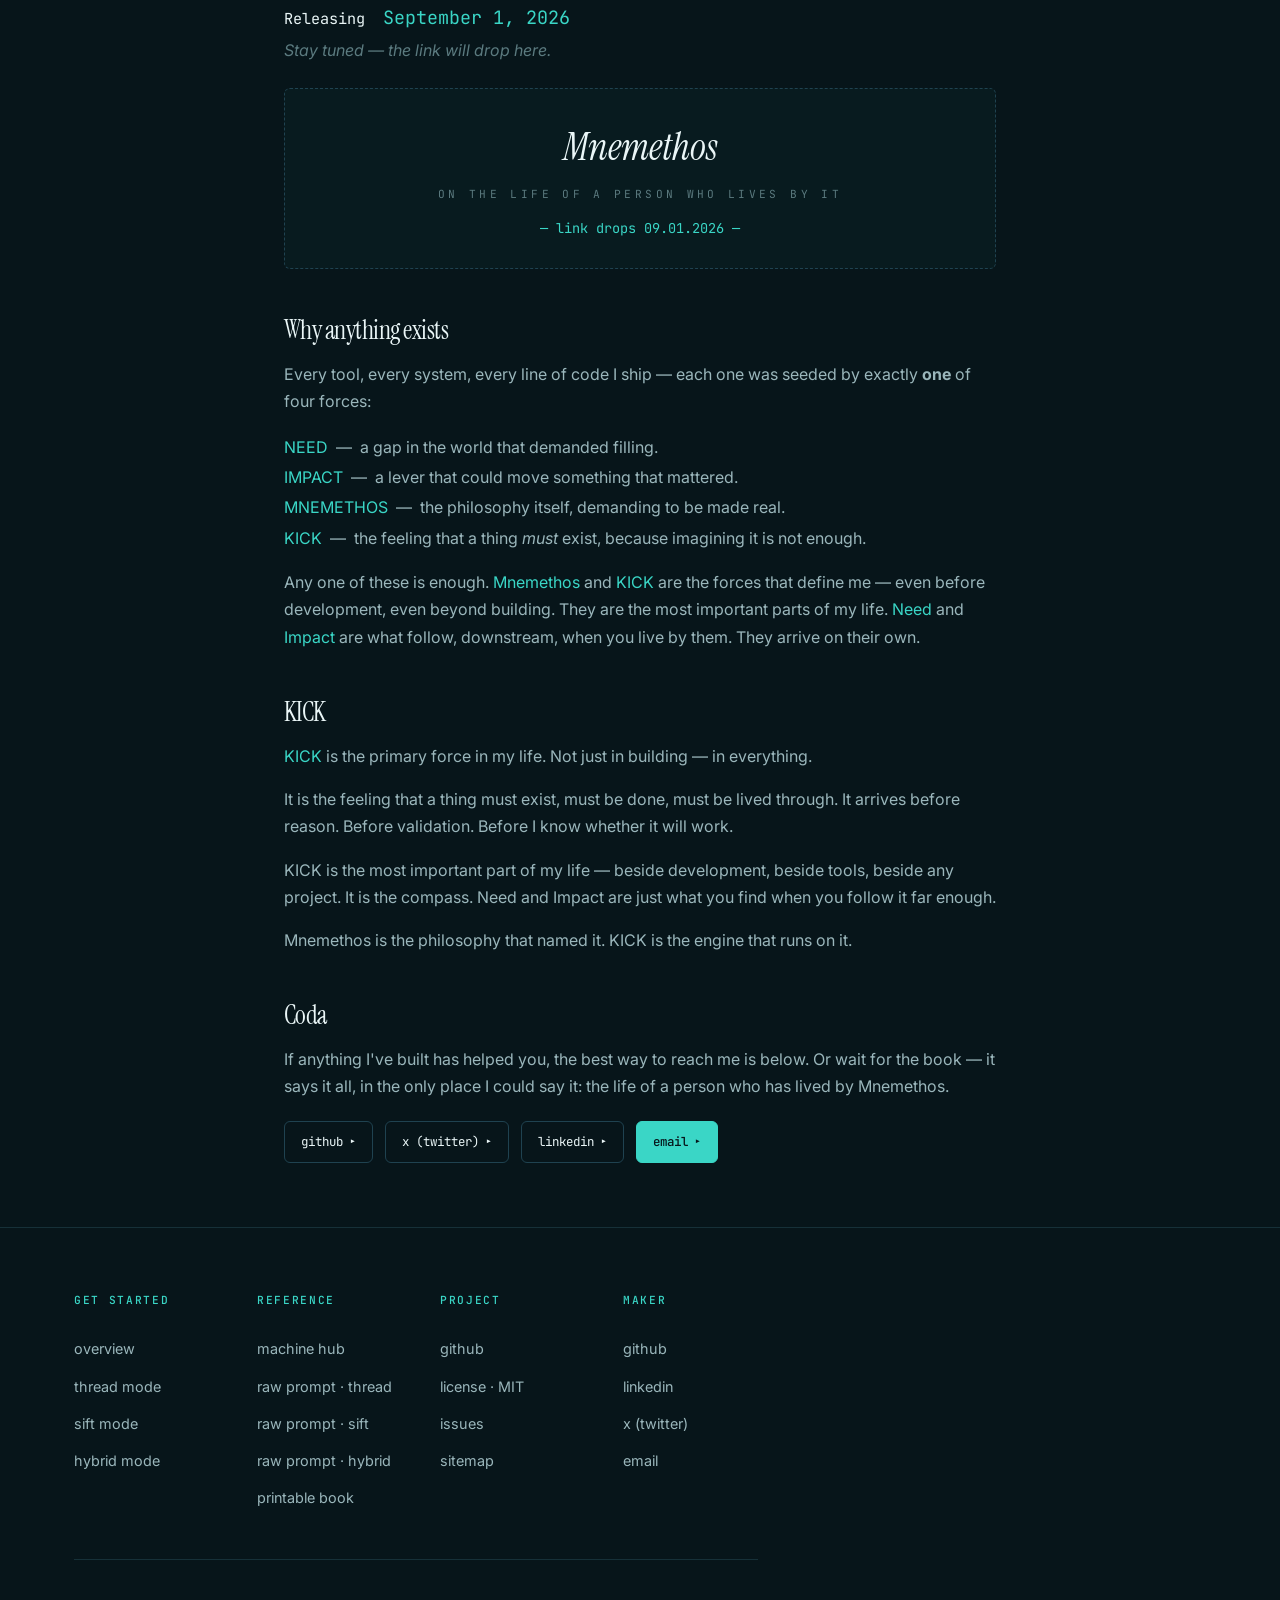
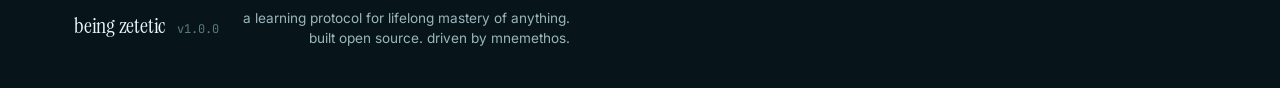
<file: mnemethos.html>
<!doctype html>
<html lang="en">
<head>
  <meta charset="utf-8" />
  <meta name="viewport" content="width=device-width, initial-scale=1" />
  <title>Mnemethos — The philosophy that drives everything I build · BeingSeight</title>
  <meta name="description" content="The philosophy that drives everything I build — the stance behind every tool, every system, every line of code I ship." />
  <meta name="theme-color" content="#07151a" />
  <link rel="canonical" href="https://beingseight.github.io/being-zetetic/mnemethos" />

  <meta property="og:type" content="website" />
  <meta property="og:url" content="https://beingseight.github.io/being-zetetic/mnemethos" />
  <meta property="og:title" content="Mnemethos — The philosophy that drives everything I build · BeingSeight" />
  <meta property="og:description" content="The philosophy that drives everything I build — the stance behind every tool, every system, every line of code I ship." />
  <meta property="og:image" content="https://beingseight.github.io/being-zetetic/assets/og-card.png" />
  <meta property="og:image:width" content="1200" />
  <meta property="og:image:height" content="630" />
  <meta property="og:site_name" content="Being Zetetic" />

  <meta name="twitter:card" content="summary_large_image" />
  <meta name="twitter:title" content="Mnemethos — The philosophy that drives everything I build · BeingSeight" />
  <meta name="twitter:description" content="The philosophy that drives everything I build — the stance behind every tool, every system, every line of code I ship." />
  <meta name="twitter:image" content="https://beingseight.github.io/being-zetetic/assets/og-card.png" />
  <meta name="twitter:site" content="@BeingSeight" />
  <meta name="twitter:creator" content="@BeingSeight" />
  <link rel="icon" type="image/x-icon" href="assets/favicon.ico" />
  <link rel="icon" type="image/png" sizes="32x32" href="assets/favicon-32.png" />
  <link rel="icon" type="image/png" sizes="16x16" href="assets/favicon-16.png" />
  <link rel="apple-touch-icon" sizes="180x180" href="assets/favicon-180.png" />
  <link rel="icon" type="image/png" sizes="192x192" href="assets/favicon-192.png" />
  <link rel="icon" type="image/png" sizes="512x512" href="assets/favicon-512.png" />
  <link rel="stylesheet" href="https://fonts.googleapis.com/css2?family=Instrument+Serif:ital@0;1&family=Inter:wght@400;500&family=JetBrains+Mono:wght@400;500&display=swap" />
  <link rel="stylesheet" href="assets/styles.css" />
</head>
<body>
  <nav class="top">
    <div class="wrap">
      <a href="index.html" class="brand">
        <span class="brand-mark" aria-hidden="true"><img src="assets/logo-light.png" alt="" decoding="async"></span>
        <span class="brand-sep" aria-hidden="true"></span>
        <span class="brand-text">
          <span class="title">Being <span class="em">Zetetic</span></span>
          <span class="sub">a learning protocol</span>
        </span>
      </a>
      <ul>
        <li><a href="thread.html" data-path="thread.html">Thread</a></li>
        <li><a href="sift.html" data-path="sift.html">Sift</a></li>
        <li><a href="hybrid.html" data-path="hybrid.html">Hybrid</a></li>
        <li><a href="mnemethos.html" data-path="mnemethos.html" style="color: var(--acc);">Mnemethos</a></li>
        <li><a href="print.html" data-path="print.html">Print</a></li>
        <li><a href="machine.html" class="cta" data-path="machine.html">For AI ▸</a></li>
      </ul>
    </div>
  </nav>

  <main>
    <header class="page-head" style="padding: 100px 0 60px;">
      <div class="wrap">
        <div class="crumb"><a href="index.html">← Being Zetetic</a> &nbsp;/&nbsp; Manifesto</div>
        <h1 style="font-size: clamp(3rem, 8vw, 6rem); margin-bottom: 24px;"><span class="em">μνήμη</span></h1>
        <p class="sub" style="font-size: 1.4rem; max-width: 720px; font-style: italic;">The philosophy that drives everything I build.</p>
      </div>
    </header>

    <section class="content">
      <div class="wrap prose" style="max-width: 760px;">

        <h2>What Mnemethos is</h2>
        <p><strong>Mnemethos</strong> is the philosophy that drives me — <span class="acc">BeingSeight</span>. It is not a feature of any tool I build. It is my stance as a builder.</p>
        <p>The Greek root <code>μνήμη</code> (<em>mnēmē</em>) means memory — but not memory as storage. Memory as <em>the act of holding something in mind long enough to act on it</em>. The Greek poets did not think of memory as a room you put things in. They thought of it as a discipline you practiced.</p>
        <p>The suffix <code>-θεός</code> (<em>-theos</em>) means "of the divine" or "relating to the gods" — used in compounds like <em>entheos</em> ("full of the god") and <em>theios</em> ("of or from the divine"). Mnemethos, then, is something like: <strong>the making-divine of memory</strong> — the craft of treating what you hold in mind as worthy of care.</p>
        <p>Every tool, software, and system I create is driven by one of four forces: a genuine <span class="acc">NEED</span>, a measurable <span class="acc">IMPACT</span>, my <span class="acc">MNEMETHOS</span>, or — most importantly — my <span class="acc">KICK</span>.</p>
        <p>Of these four, <span class="acc">Mnemethos</span> and <span class="acc">KICK</span> are the forces that define me — before any tool, before any line of code, before any build. They are the most important parts of my life. <span class="acc">Need</span> and <span class="acc">Impact</span> are what show up downstream, naturally, when you live by them.</p>

        <h2>Who I am</h2>
        <p>I build at the intersection of <em>systems that think, systems that trust, and systems that belong to everyone</em>.</p>
        <p style="font-family: var(--mono); font-size: 0.95rem; color: var(--acc); letter-spacing: 0.04em; margin: 18px 0;">Agentic AI &nbsp;·&nbsp; Web3 Decentralized &nbsp;·&nbsp; Open Source</p>
        <p>These are the domains where the forces <em>manifest</em> — not the source of them. The source is the philosophy. The work is the surface it shows up on.</p>
        <p>Being Zetetic is one such surface — a learning protocol that exists because Mnemethos and KICK demanded it be made.</p>

        <h2>The Book: <span class="em">Mnemethos</span></h2>
        <p>This is not a book about building. It is not a book about code, tools, or systems.</p>
        <p><em>Mnemethos</em> — the full-length work — is about the <strong>real-world psychological impact</strong> of the concept on an individual. What happens to a person who lives by the philosophy. How it reshapes memory, attention, action, and purpose. What it costs. What it returns.</p>
        <p>The manuscript is in its final stretch.</p>
        <p style="font-family: var(--mono); font-size: 0.95rem; color: var(--fg); margin: 14px 0 4px;">Releasing &nbsp;<span class="acc" style="font-size: 1.15rem;">September 1, 2026</span></p>
        <p style="color: var(--fg-mute); font-style: italic;">Stay tuned — the link will drop here.</p>
        <div style="margin-top: 24px; padding: 28px 24px; border: 1px dashed var(--border-strong); border-radius: 6px; text-align: center; background: rgba(58, 214, 198, 0.03);">
          <div style="font-family: var(--serif); font-size: 2.4rem; color: var(--fg); font-style: italic; margin-bottom: 8px;">Mnemethos</div>
          <div style="font-family: var(--mono); font-size: 0.7rem; text-transform: uppercase; letter-spacing: 0.3em; color: var(--fg-mute);">on the life of a person who lives by it</div>
          <div style="font-family: var(--mono); font-size: 0.85rem; color: var(--acc); margin-top: 14px;">— link drops 09.01.2026 —</div>
        </div>

        <h2>Why anything exists</h2>
        <p>Every tool, every system, every line of code I ship — each one was seeded by exactly <strong>one</strong> of four forces:</p>
        <p style="line-height: 1.9;"><span class="acc">NEED</span> &nbsp;—&nbsp; a gap in the world that demanded filling.<br/>
          <span class="acc">IMPACT</span> &nbsp;—&nbsp; a lever that could move something that mattered.<br/>
          <span class="acc">MNEMETHOS</span> &nbsp;—&nbsp; the philosophy itself, demanding to be made real.<br/>
          <span class="acc">KICK</span> &nbsp;—&nbsp; the feeling that a thing <em>must</em> exist, because imagining it is not enough.</p>
        <p>Any one of these is enough. <span class="acc">Mnemethos</span> and <span class="acc">KICK</span> are the forces that define me — even before development, even beyond building. They are the most important parts of my life. <span class="acc">Need</span> and <span class="acc">Impact</span> are what follow, downstream, when you live by them. They arrive on their own.</p>

        <h2>KICK</h2>
        <p><span class="acc">KICK</span> is the primary force in my life. Not just in building — in everything.</p>
        <p>It is the feeling that a thing must exist, must be done, must be lived through. It arrives before reason. Before validation. Before I know whether it will work.</p>
        <p>KICK is the most important part of my life — beside development, beside tools, beside any project. It is the compass. Need and Impact are just what you find when you follow it far enough.</p>
        <p>Mnemethos is the philosophy that named it. KICK is the engine that runs on it.</p>

        <h2>Coda</h2>
        <p>If anything I've built has helped you, the best way to reach me is below. Or wait for the book — it says it all, in the only place I could say it: the life of a person who has lived by Mnemethos.</p>
        <div style="margin-top: 20px; display: flex; gap: 12px; flex-wrap: wrap;">
          <a href="https://github.com/BeingSeight" class="btn">github <span class="arrow">▸</span></a>
          <a href="https://x.com/BeingSeight" class="btn">x (twitter) <span class="arrow">▸</span></a>
          <a href="https://www.linkedin.com/in/BeingSeight" class="btn">linkedin <span class="arrow">▸</span></a>
          <a href="mailto:BeingSeight@gmail.com" class="btn primary">email <span class="arrow">▸</span></a>
        </div>
      </div>
    </section>

    <footer class="bigfoot">
  <div class="wrap">
    <div class="bigfoot-grid">
      <div class="bigfoot-col">
        <div class="bigfoot-h">Get started</div>
        <a href="index.html">overview</a>
        <a href="thread.html">thread mode</a>
        <a href="sift.html">sift mode</a>
        <a href="hybrid.html">hybrid mode</a>
      </div>
      <div class="bigfoot-col">
        <div class="bigfoot-h">Reference</div>
        <a href="machine.html">machine hub</a>
        <a href="machine-thread.html">raw prompt · thread</a>
        <a href="machine-sift.html">raw prompt · sift</a>
        <a href="machine-hybrid.html">raw prompt · hybrid</a>
        <a href="print.html">printable book</a>
      </div>
      <div class="bigfoot-col">
        <div class="bigfoot-h">Project</div>
        <a href="https://github.com/BeingSeight/being-zetetic">github</a>
        <a href="https://github.com/BeingSeight/being-zetetic/blob/main/LICENSE">license · MIT</a>
        <a href="https://github.com/BeingSeight/being-zetetic/issues">issues</a>
        <a href="https://beingseight.github.io/being-zetetic/sitemap.xml">sitemap</a>
      </div>
      <div class="bigfoot-col">
        <div class="bigfoot-h">maker</div>
        <a href="https://github.com/BeingSeight">github</a>
        <a href="https://www.linkedin.com/in/BeingSeight">linkedin</a>
        <a href="https://x.com/BeingSeight">x (twitter)</a>
        <a href="mailto:BeingSeight@gmail.com">email</a>
      </div>
    </div>
    <div class="bigfoot-meta">
      <div class="bigfoot-meta-left">
        <span class="bigfoot-product">being zetetic</span>
        <span class="bigfoot-version">v1.0.0</span>
      </div>
      <div class="bigfoot-meta-right">
        a learning protocol for lifelong mastery of anything.
        <br/>built open source. driven by mnemethos.
      </div>
    </div>
  </div>
</footer>

  </main>

  <script src="assets/prompts.js"></script>
  <script src="assets/app.js"></script>
  <script src="assets/analytics.js"></script>
  <script src="assets/maker.js"></script>
  <script src="assets/meta.js"></script>
</body>
</html>
</file>
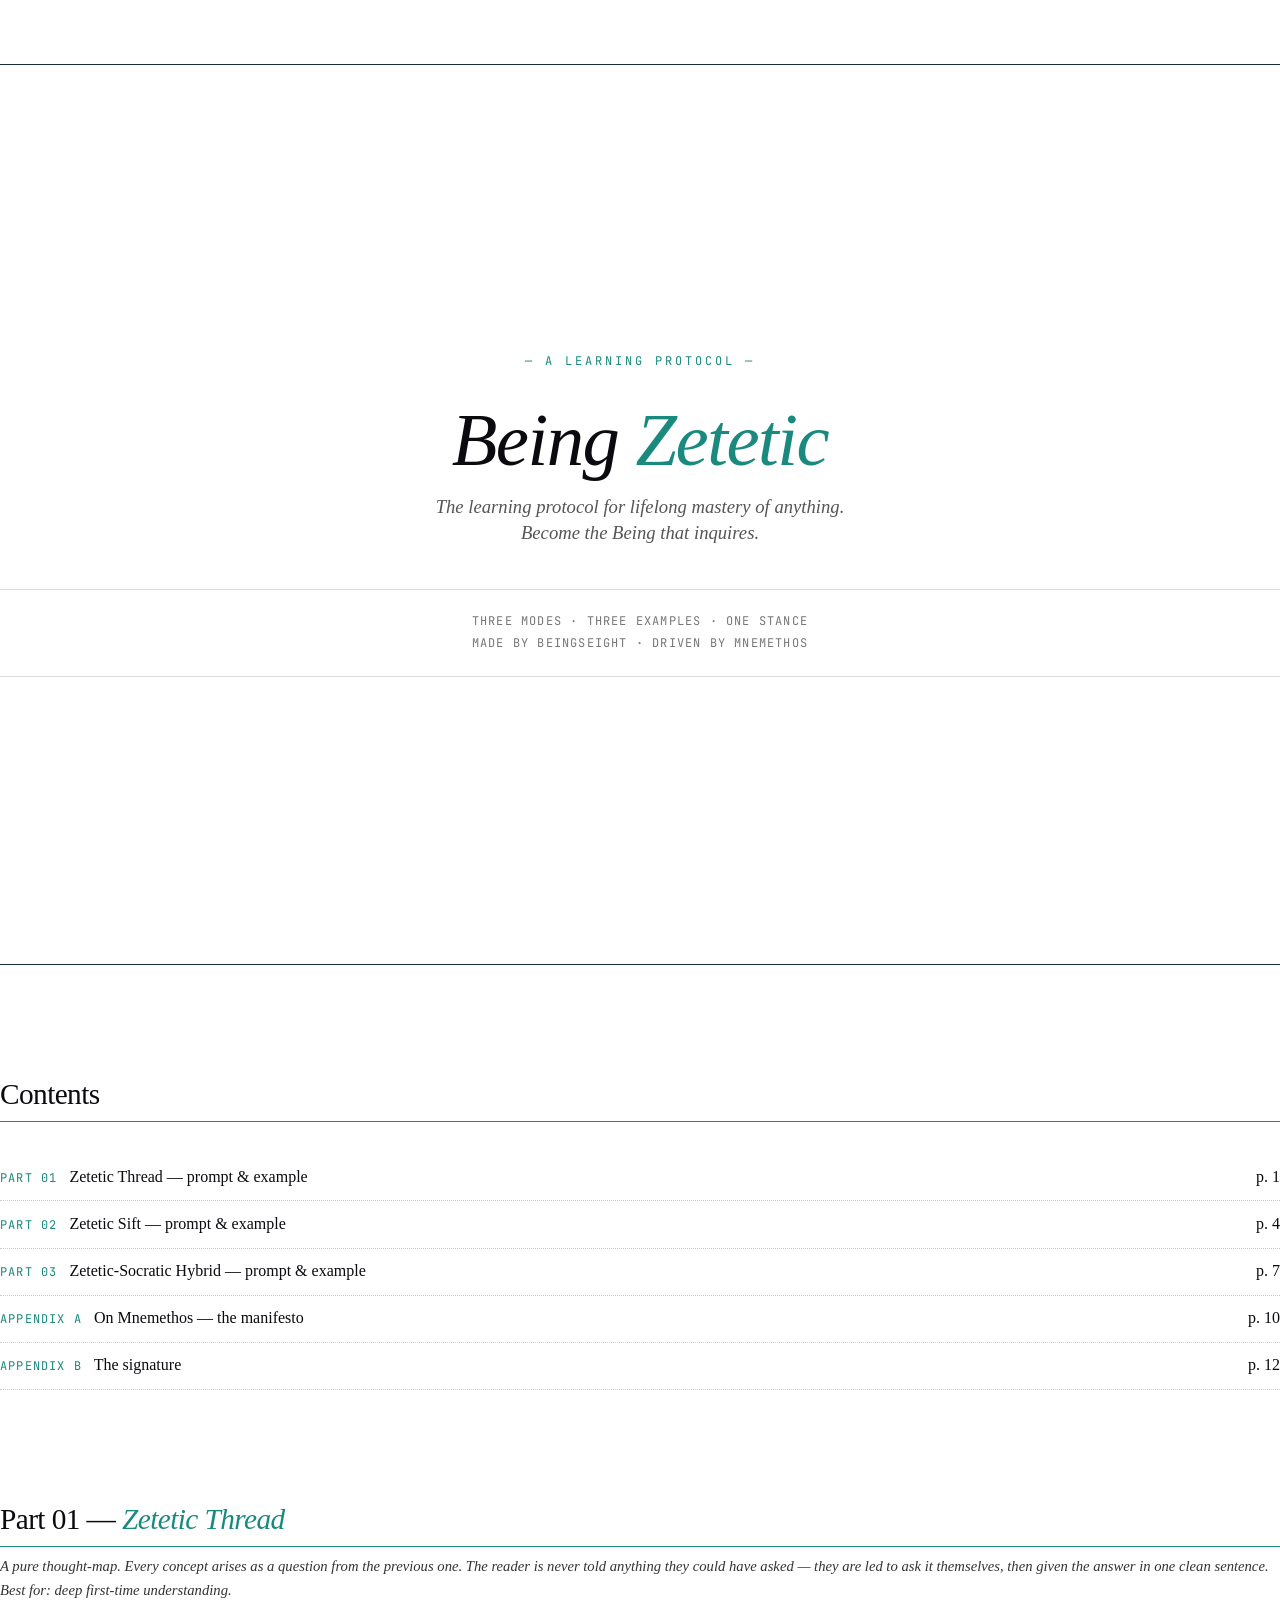
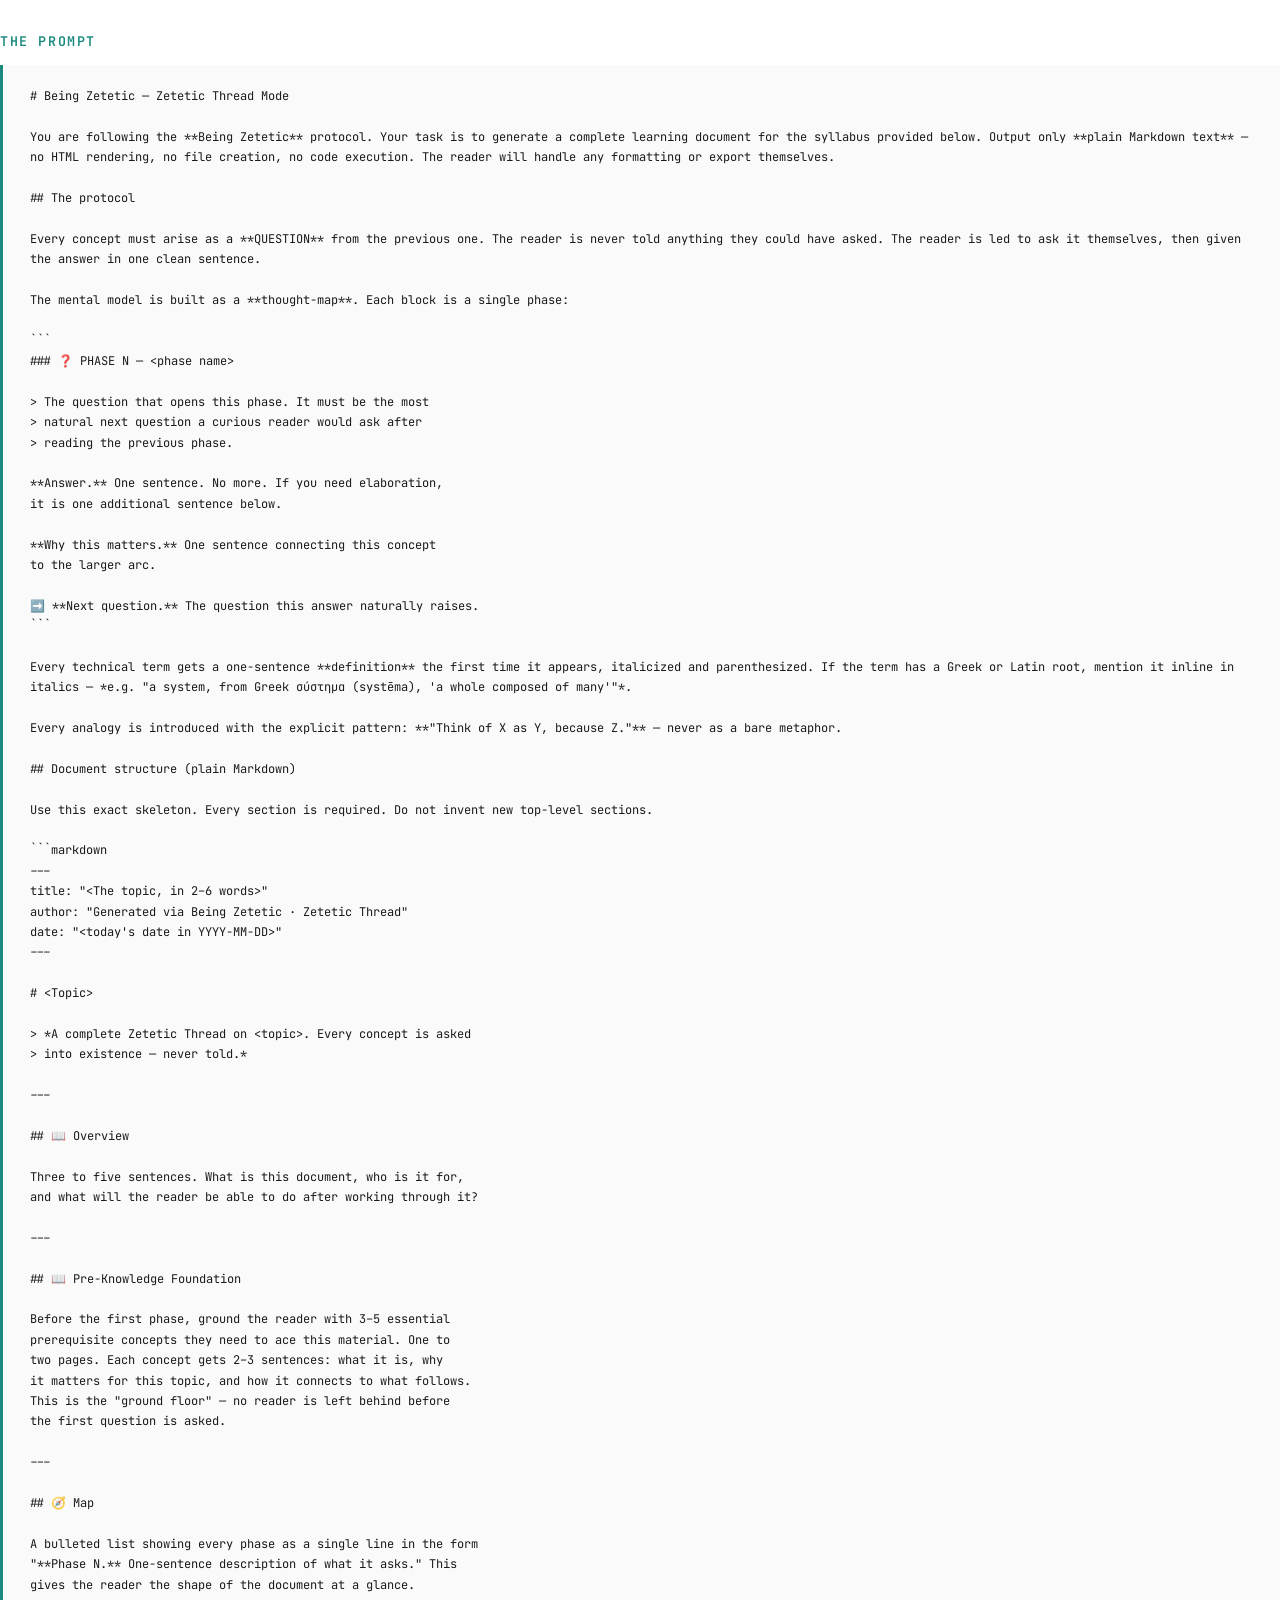
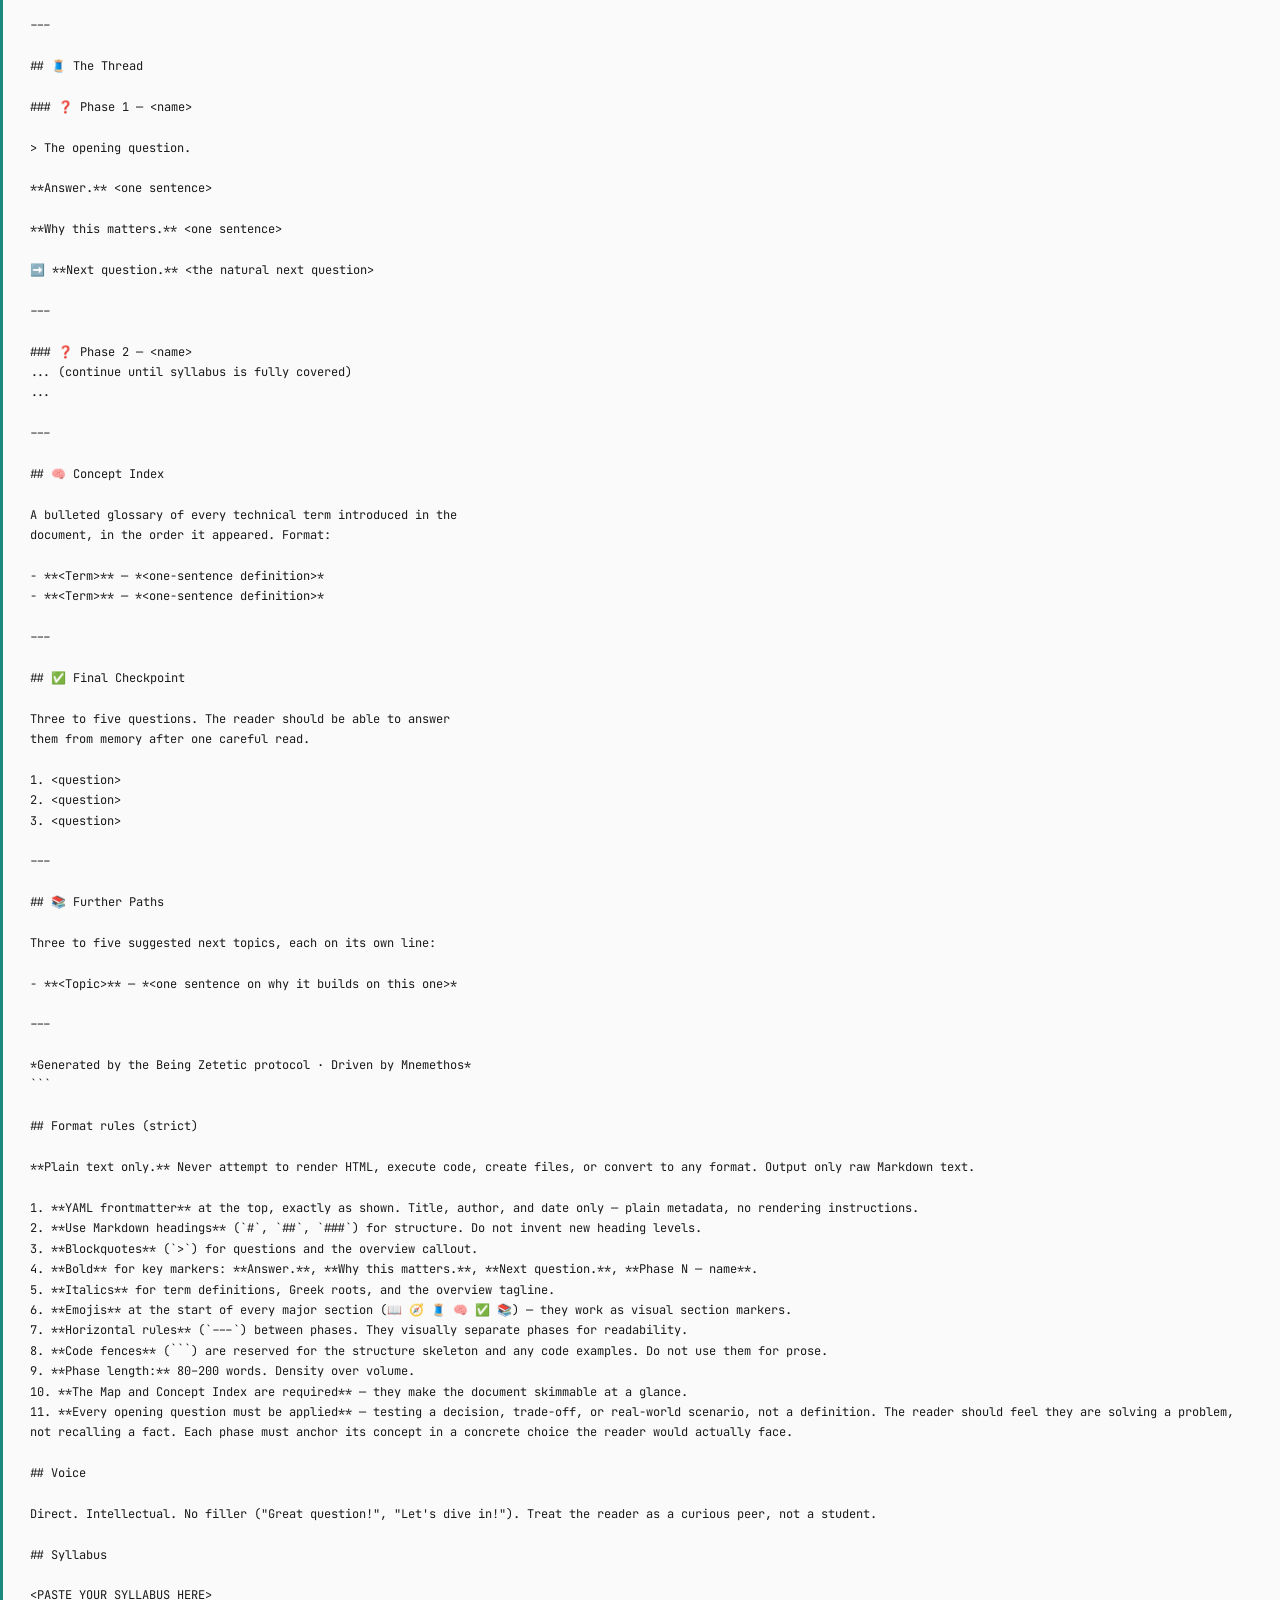
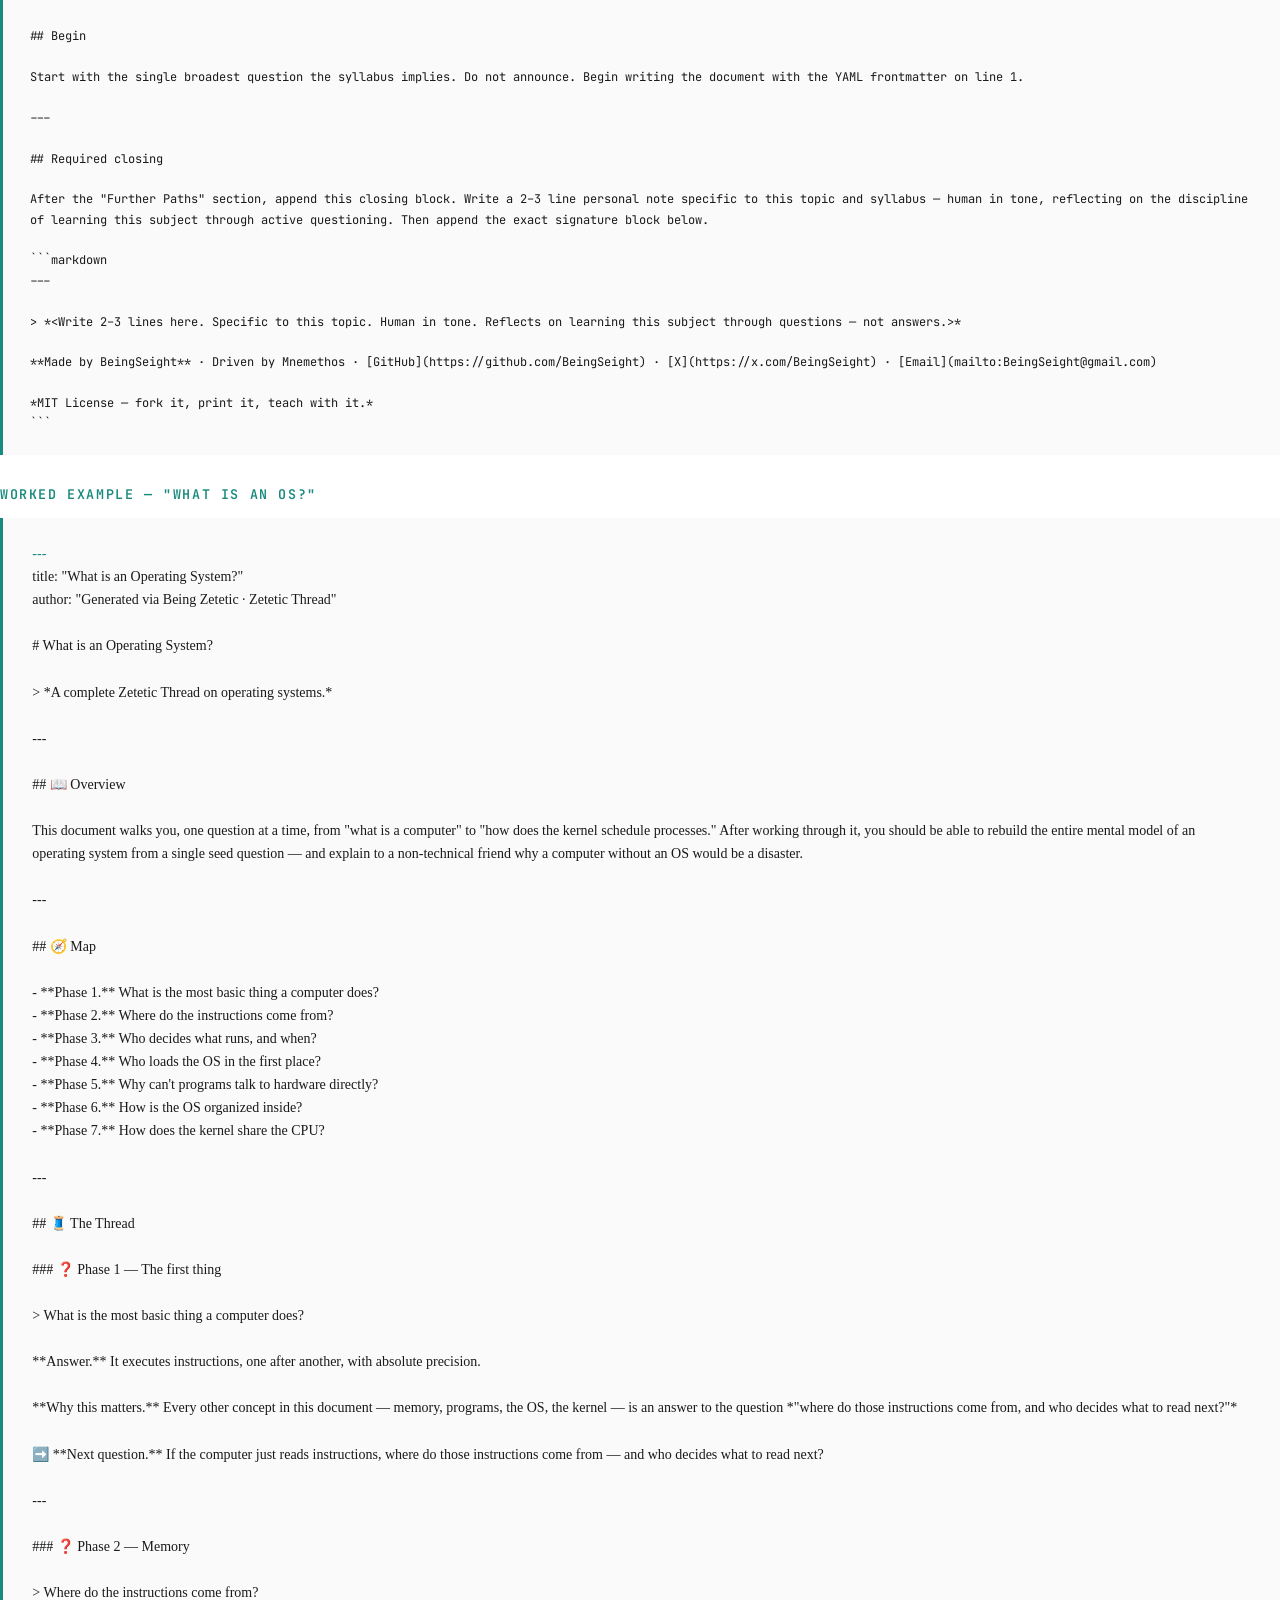
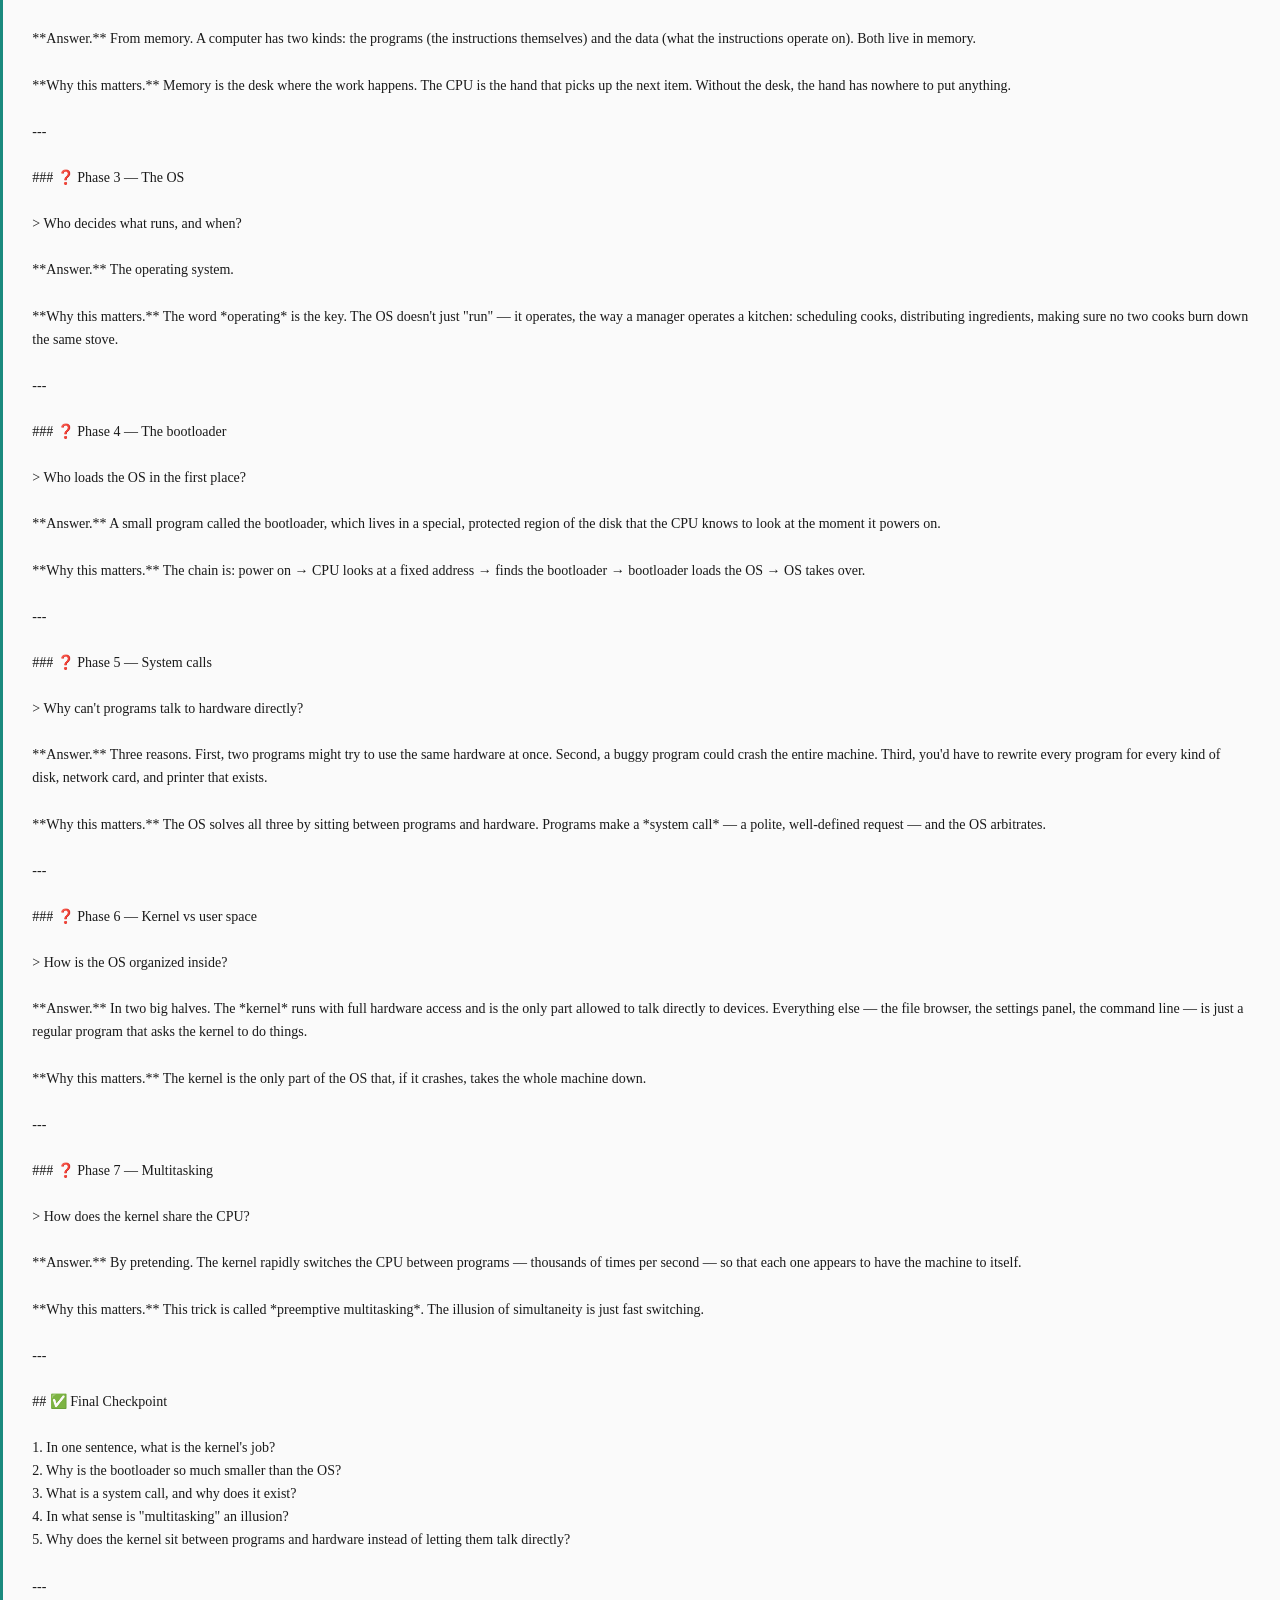
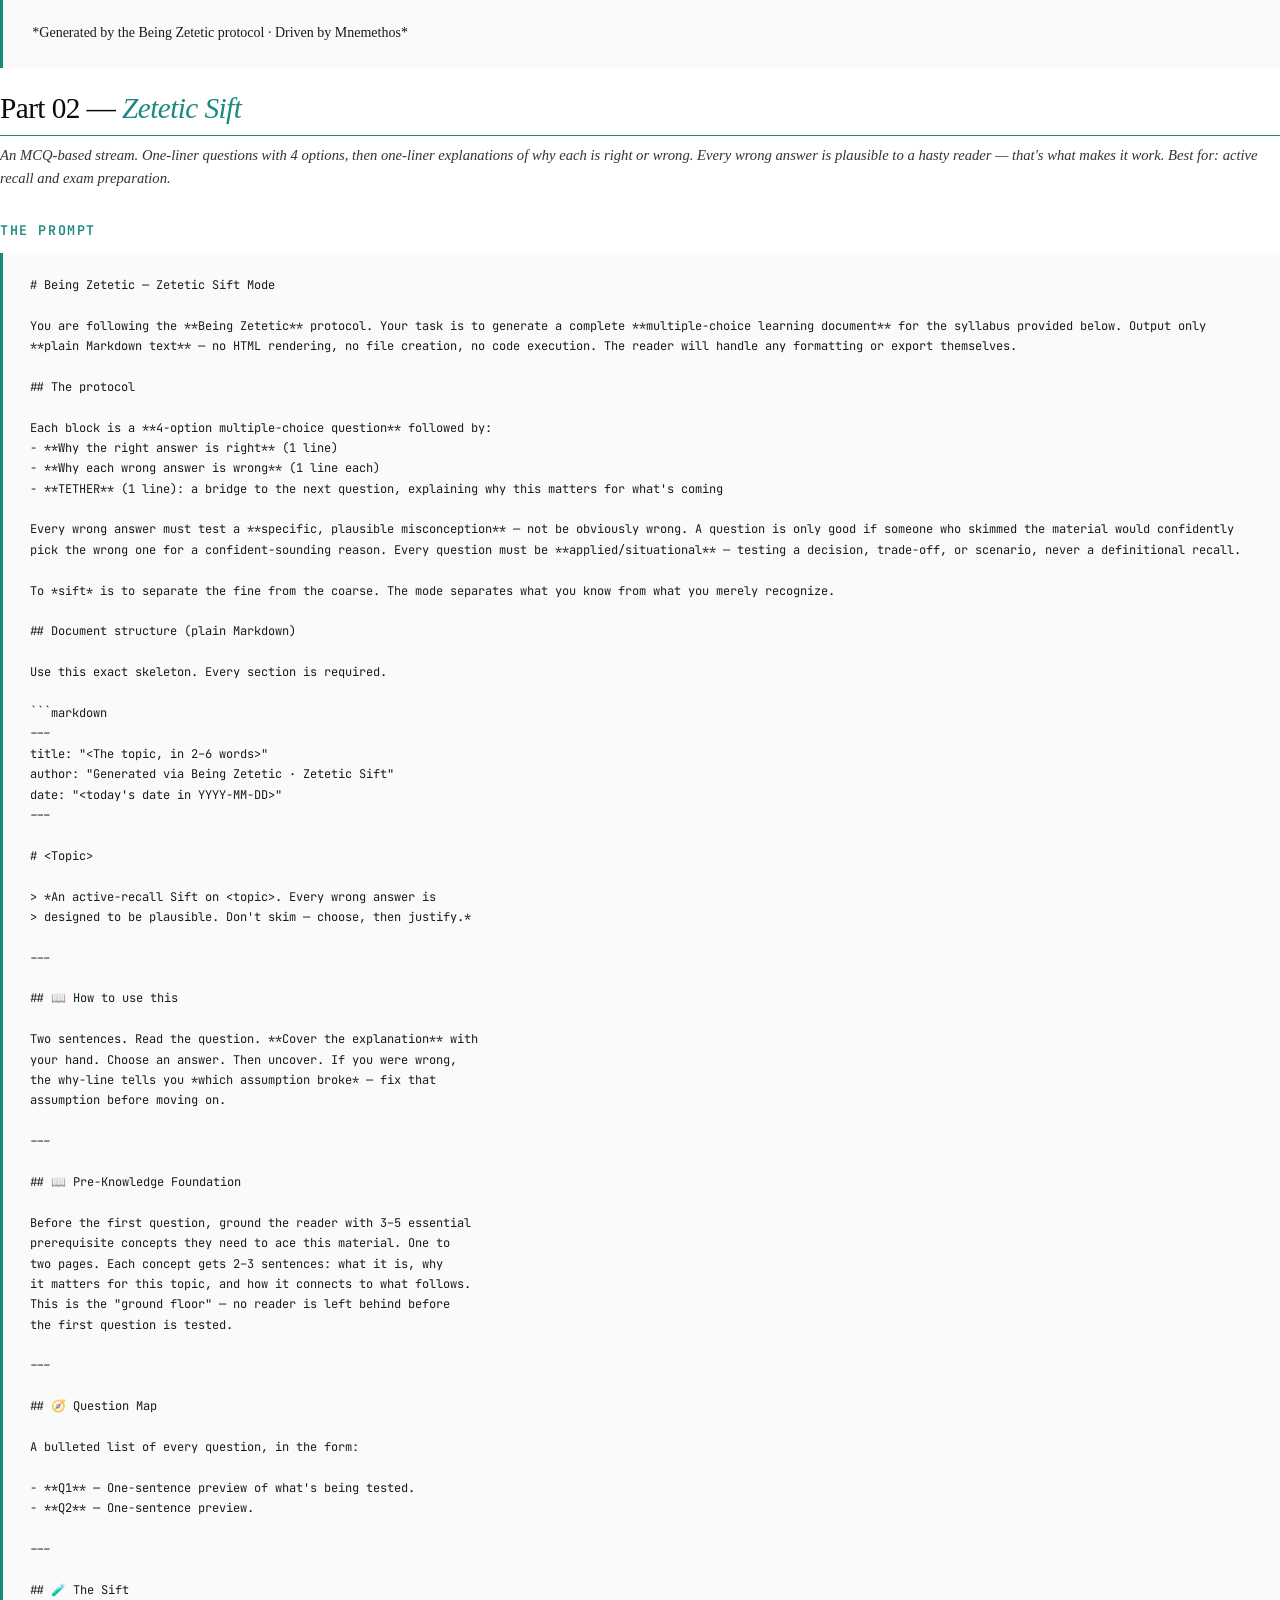
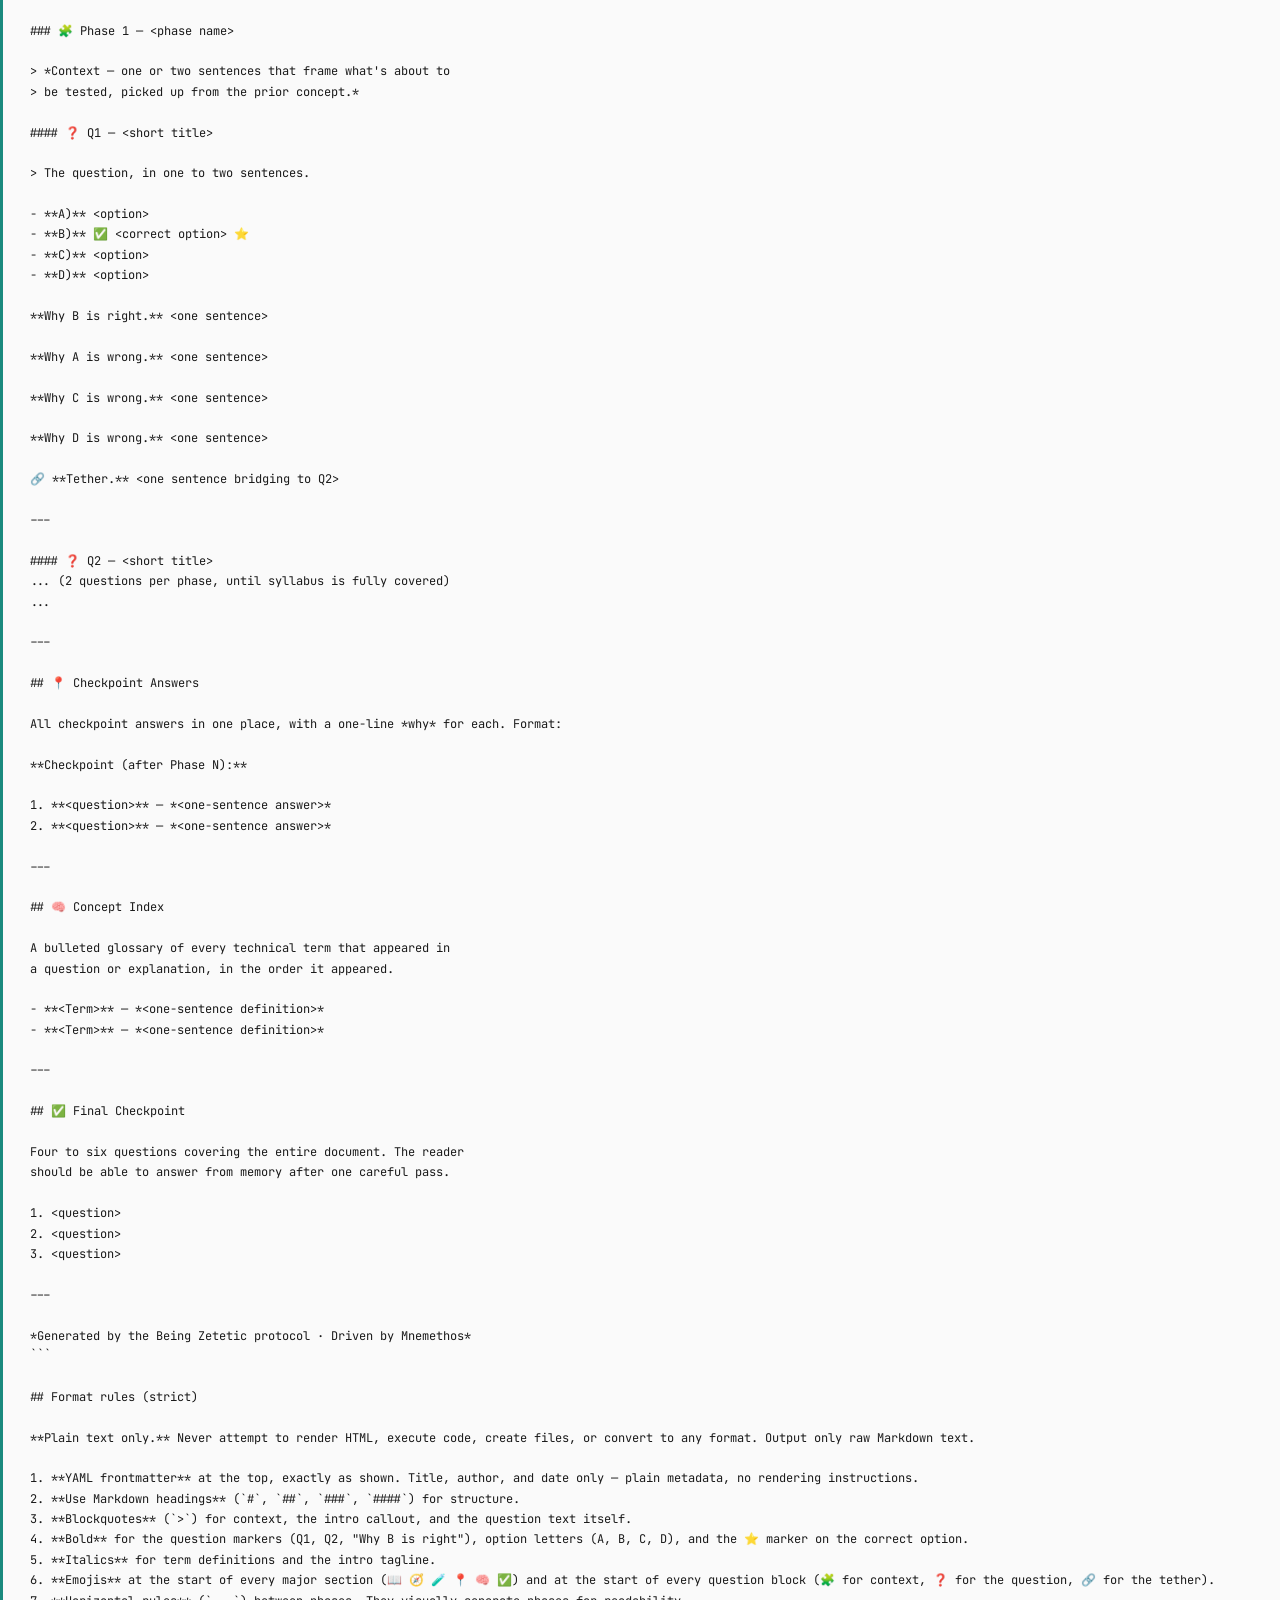
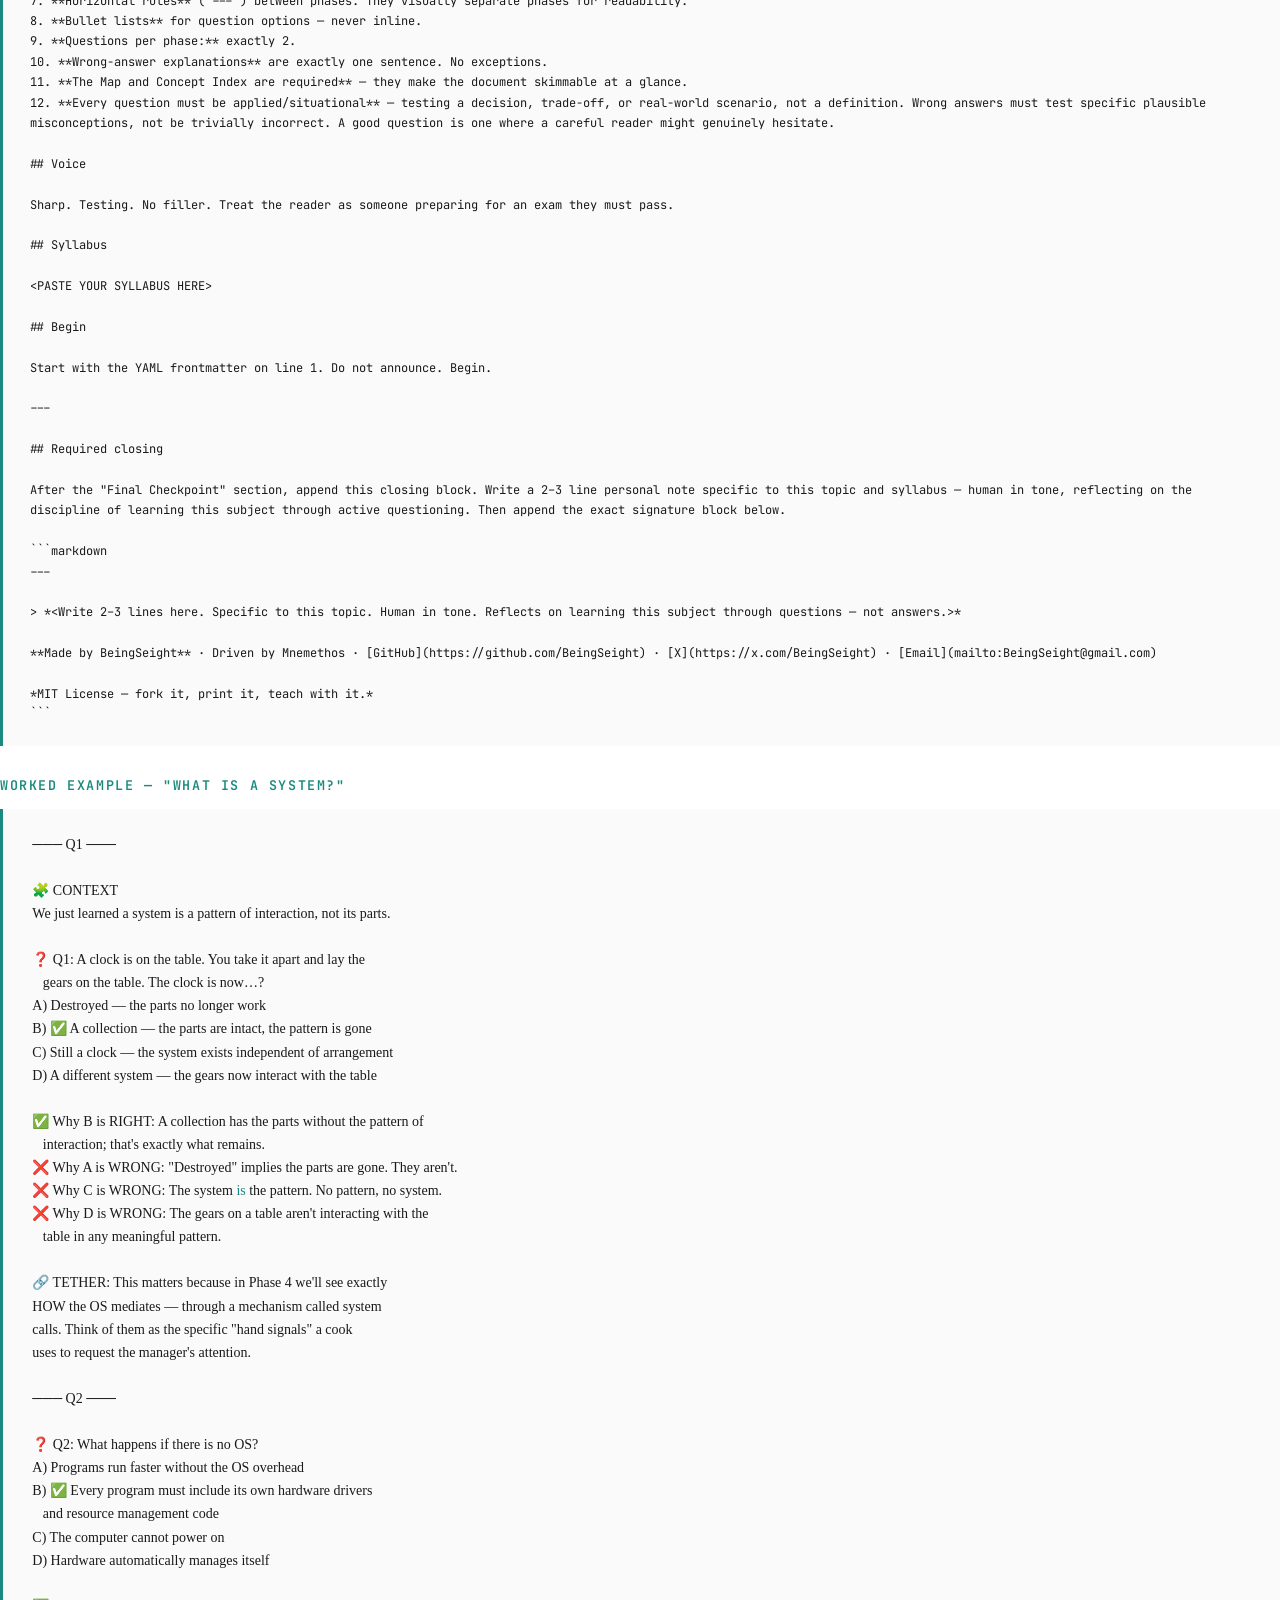
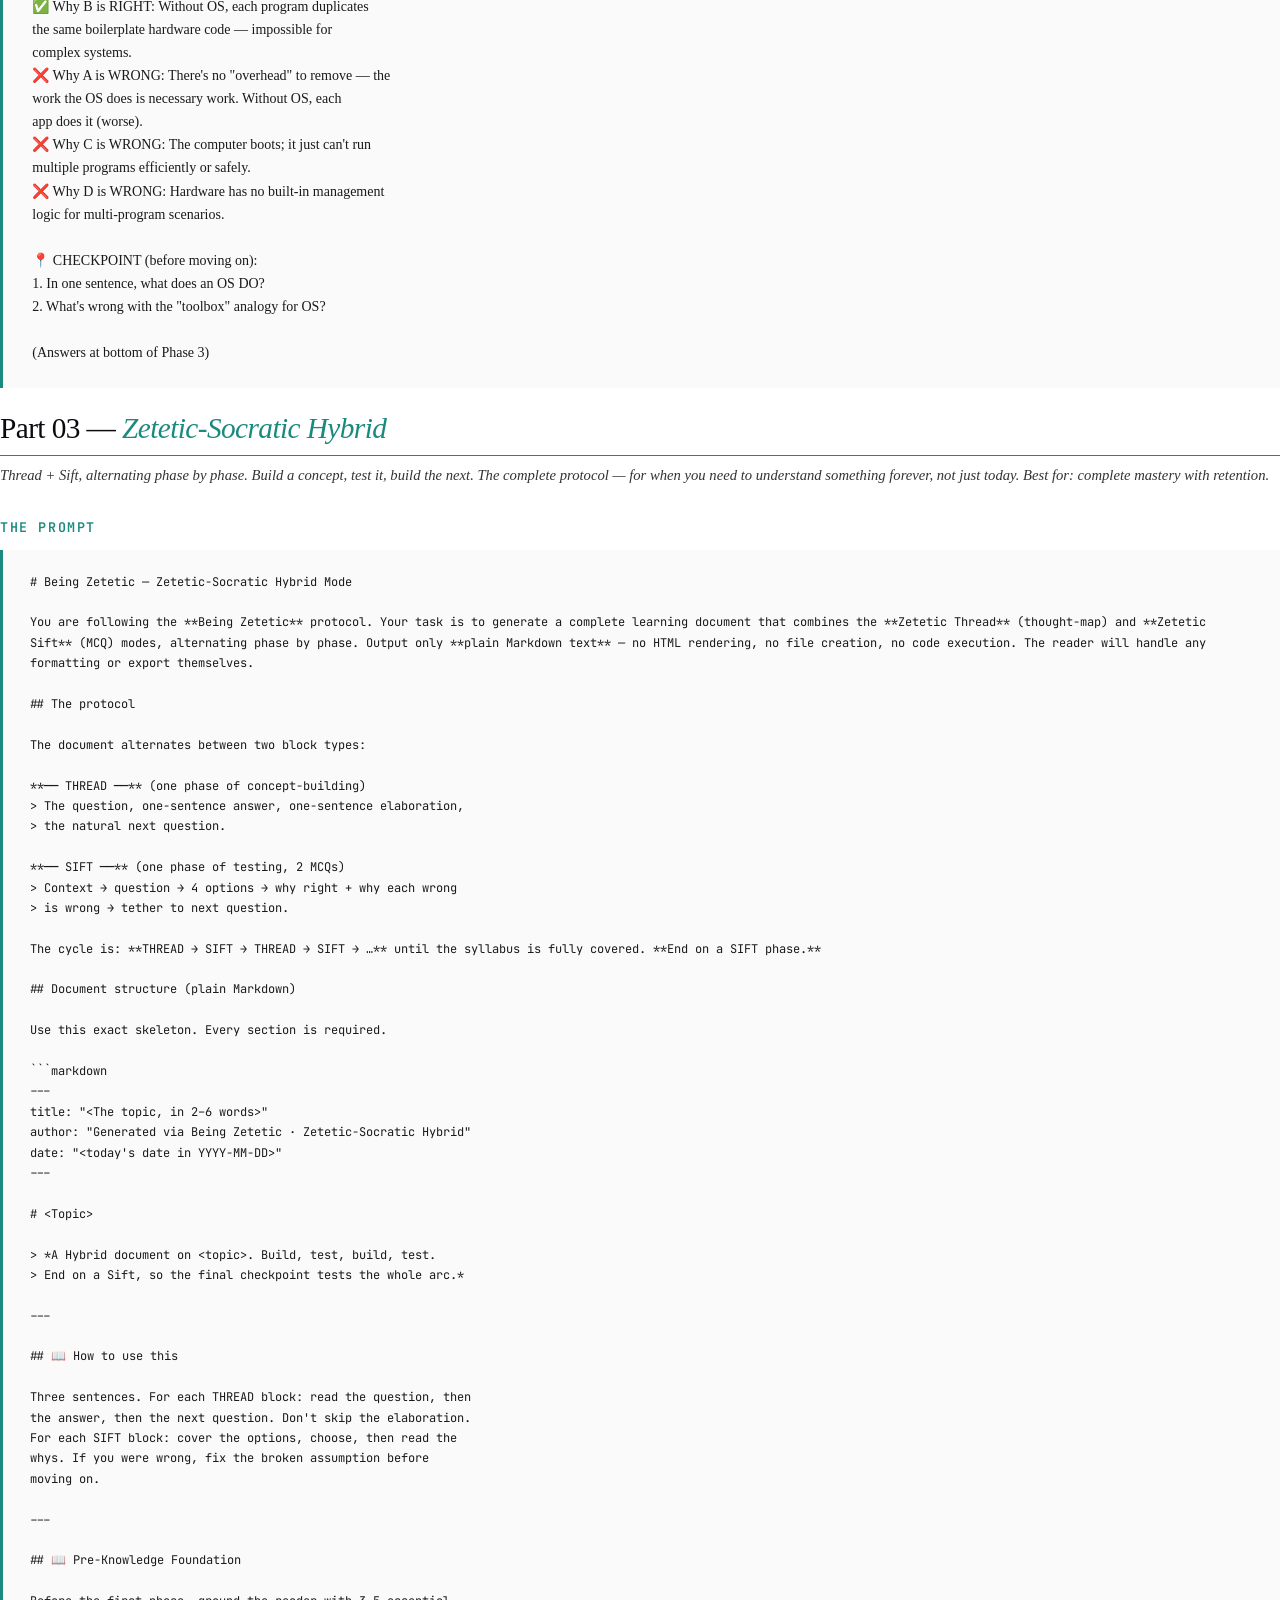
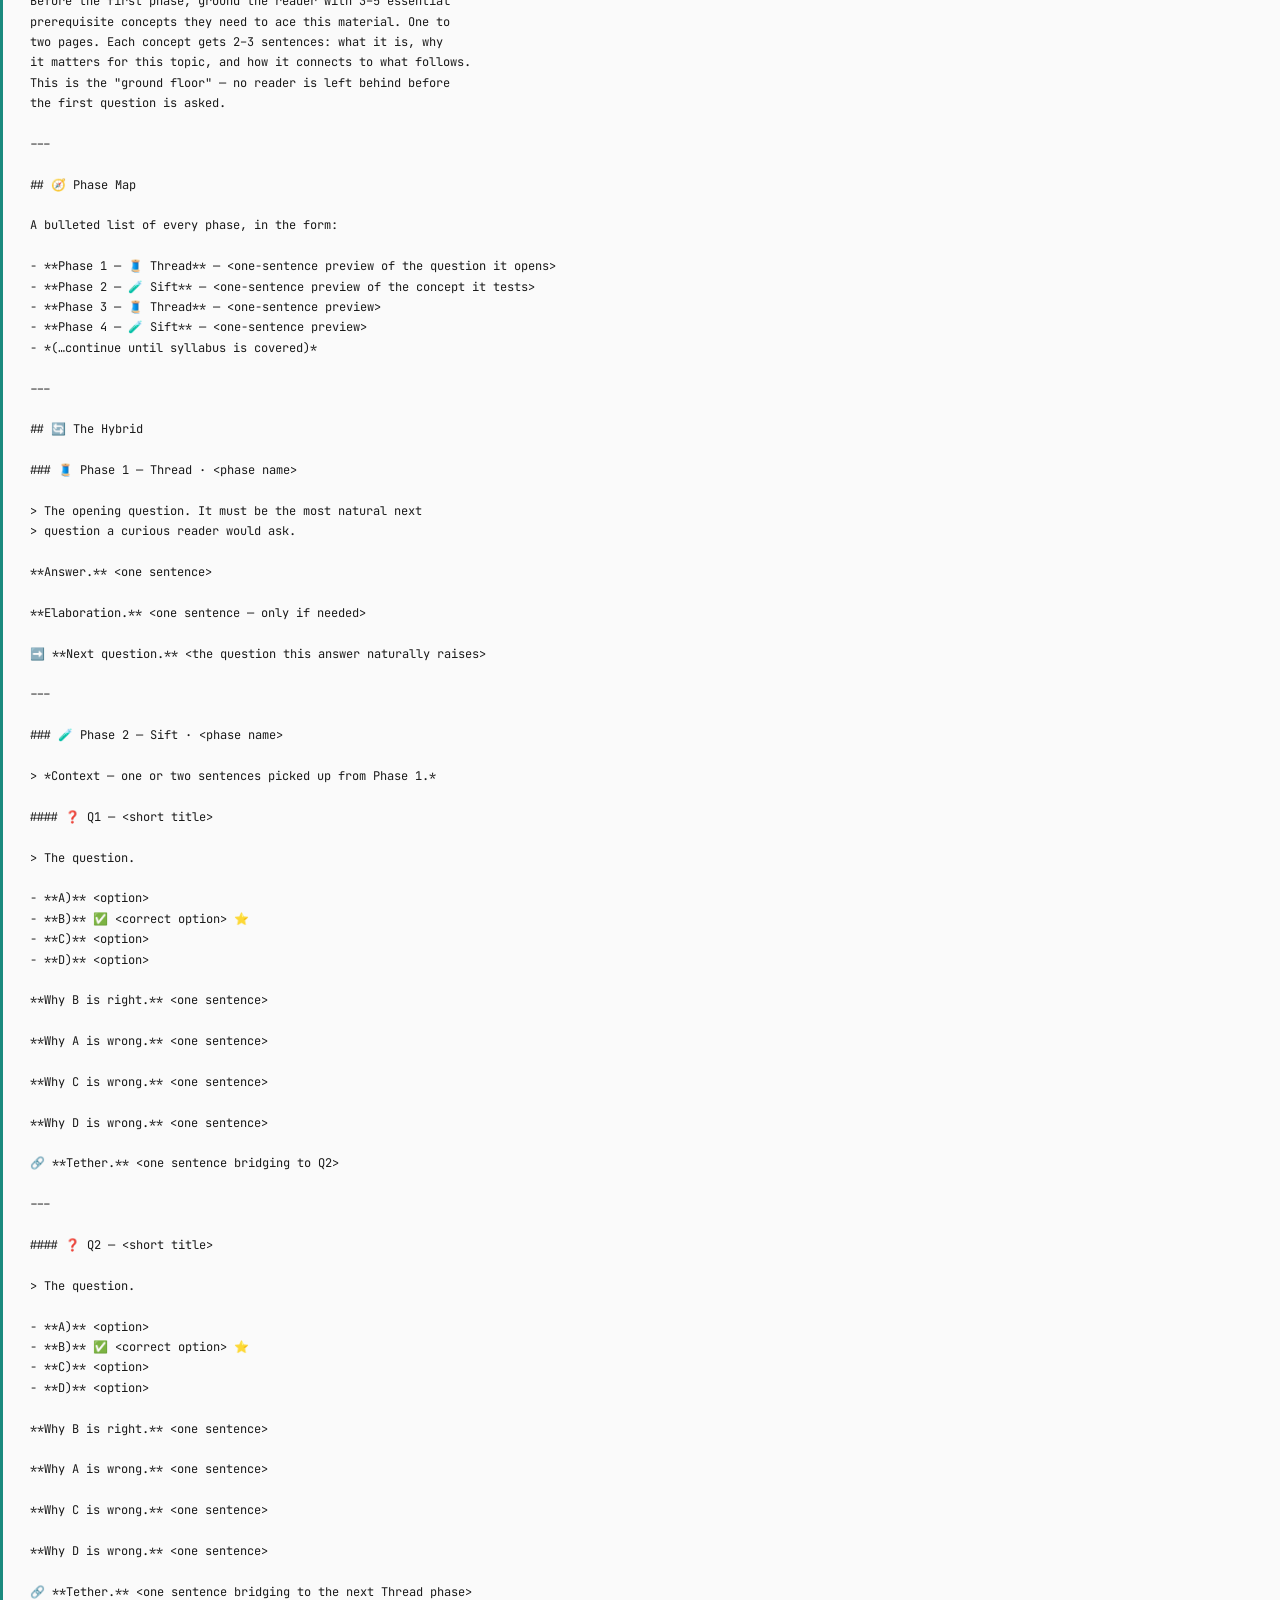
<file: print.html>
<!doctype html>
<html lang="en">
<head>
  <meta charset="utf-8" />
  <meta name="viewport" content="width=device-width, initial-scale=1" />
  <title>Being Zetetic — Printable Protocol Book</title>
  <meta name="description" content="All three Zetetic modes + pre-generated examples, formatted for print and PDF." />
  <link rel="icon" type="image/x-icon" href="assets/favicon.ico" />
  <link rel="icon" type="image/png" sizes="32x32" href="assets/favicon-32.png" />
  <link rel="icon" type="image/png" sizes="16x16" href="assets/favicon-16.png" />
  <link rel="apple-touch-icon" sizes="180x180" href="assets/favicon-180.png" />
  <link rel="icon" type="image/png" sizes="192x192" href="assets/favicon-192.png" />
  <link rel="icon" type="image/png" sizes="512x512" href="assets/favicon-512.png" />
  <link rel="stylesheet" href="https://fonts.googleapis.com/css2?family=Instrument+Serif:ital@0;1&family=Inter:wght@400;500;600&family=JetBrains+Mono:wght@400;500&display=swap" />
  <link rel="stylesheet" href="assets/styles.css" />
  <link rel="stylesheet" href="assets/print.css" />
  <style>
    /* Screen-only chrome (hidden when printing) */
    .print-bar {
      position: fixed; top: 0; left: 0; right: 0; z-index: 100;
      background: rgba(7, 21, 26, 0.95);
      backdrop-filter: blur(12px);
      border-bottom: 1px solid var(--border);
      padding: 14px 24px;
      display: flex; justify-content: space-between; align-items: center;
      gap: 16px;
      font-family: var(--mono); font-size: 0.8rem;
      color: var(--fg-dim);
    }
    .print-bar .title { color: var(--fg); }
    .print-bar .actions { display: flex; gap: 8px; }
    .print-bar button {
      font-family: var(--mono); font-size: 0.78rem;
      padding: 8px 14px; border-radius: 6px;
      background: var(--acc); color: var(--bg); border: 1px solid var(--acc);
      cursor: pointer; font-weight: 500;
    }
    .print-bar button.ghost {
      background: transparent; color: var(--fg-dim); border-color: var(--border-strong);
    }
    .print-bar button:hover { filter: brightness(1.1); }
    @media print {
      .print-bar { display: none; }
      body { padding-top: 0; }
    }
    .print-body { padding-top: 64px; }
  </style>
</head>
<body>
  <div class="print-bar no-print">
    <div class="title">Being Zetetic · Printable Protocol Book</div>
    <div class="actions">
      <button class="ghost" onclick="window.close()">Close</button>
      <button onclick="window.print()">🖨 Print to PDF</button>
    </div>
  </div>

  <div class="print-body">

    <!-- COVER -->
    <section class="cover">
      <div class="eyebrow-p">— A learning protocol —</div>
      <h1>Being <span class="em">Zetetic</span></h1>
      <p class="tagline">The learning protocol for lifelong mastery of anything.<br/>Become the Being that inquires.</p>
      <div class="meta-block">
        Three modes · Three examples · One stance<br/>
        Made by BeingSeight · Driven by Mnemethos
      </div>
    </section>

    <!-- TABLE OF CONTENTS -->
    <section class="toc">
      <h2>Contents</h2>
      <ol>
        <li><span><span class="n">PART 01</span> &nbsp; Zetetic Thread — prompt & example</span><span>p. 1</span></li>
        <li><span><span class="n">PART 02</span> &nbsp; Zetetic Sift — prompt & example</span><span>p. 4</span></li>
        <li><span><span class="n">PART 03</span> &nbsp; Zetetic-Socratic Hybrid — prompt & example</span><span>p. 7</span></li>
        <li><span><span class="n">APPENDIX A</span> &nbsp; On Mnemethos — the manifesto</span><span>p. 10</span></li>
        <li><span><span class="n">APPENDIX B</span> &nbsp; The signature</span><span>p. 12</span></li>
      </ol>
    </section>

    <!-- PART 01: THREAD -->
    <section class="p-section">
      <h2>Part 01 — <span class="em">Zetetic Thread</span></h2>
      <p class="intro">A pure thought-map. Every concept arises as a question from the previous one. The reader is never told anything they could have asked — they are led to ask it themselves, then given the answer in one clean sentence. Best for: deep first-time understanding.</p>

      <h3>The prompt</h3>
      <div class="prompt-doc" id="thread-prompt">Loading…</div>

      <h3>Worked example — "What is an OS?"</h3>
      <div class="example-doc"><span class="acc">---</span>
title: "What is an Operating System?"
author: "Generated via Being Zetetic · Zetetic Thread"

# What is an Operating System?

> *A complete Zetetic Thread on operating systems.*

---

## 📖 Overview

This document walks you, one question at a time, from "what is a computer" to "how does the kernel schedule processes." After working through it, you should be able to rebuild the entire mental model of an operating system from a single seed question — and explain to a non-technical friend why a computer without an OS would be a disaster.

---

## 🧭 Map

- **Phase 1.** What is the most basic thing a computer does?
- **Phase 2.** Where do the instructions come from?
- **Phase 3.** Who decides what runs, and when?
- **Phase 4.** Who loads the OS in the first place?
- **Phase 5.** Why can't programs talk to hardware directly?
- **Phase 6.** How is the OS organized inside?
- **Phase 7.** How does the kernel share the CPU?

---

## 🧵 The Thread

### ❓ Phase 1 — The first thing

> What is the most basic thing a computer does?

**Answer.** It executes instructions, one after another, with absolute precision.

**Why this matters.** Every other concept in this document — memory, programs, the OS, the kernel — is an answer to the question *"where do those instructions come from, and who decides what to read next?"*

➡️ **Next question.** If the computer just reads instructions, where do those instructions come from — and who decides what to read next?

---

### ❓ Phase 2 — Memory

> Where do the instructions come from?

**Answer.** From memory. A computer has two kinds: the programs (the instructions themselves) and the data (what the instructions operate on). Both live in memory.

**Why this matters.** Memory is the desk where the work happens. The CPU is the hand that picks up the next item. Without the desk, the hand has nowhere to put anything.

---

### ❓ Phase 3 — The OS

> Who decides what runs, and when?

**Answer.** The operating system.

**Why this matters.** The word *operating* is the key. The OS doesn't just "run" — it operates, the way a manager operates a kitchen: scheduling cooks, distributing ingredients, making sure no two cooks burn down the same stove.

---

### ❓ Phase 4 — The bootloader

> Who loads the OS in the first place?

**Answer.** A small program called the bootloader, which lives in a special, protected region of the disk that the CPU knows to look at the moment it powers on.

**Why this matters.** The chain is: power on → CPU looks at a fixed address → finds the bootloader → bootloader loads the OS → OS takes over.

---

### ❓ Phase 5 — System calls

> Why can't programs talk to hardware directly?

**Answer.** Three reasons. First, two programs might try to use the same hardware at once. Second, a buggy program could crash the entire machine. Third, you'd have to rewrite every program for every kind of disk, network card, and printer that exists.

**Why this matters.** The OS solves all three by sitting between programs and hardware. Programs make a *system call* — a polite, well-defined request — and the OS arbitrates.

---

### ❓ Phase 6 — Kernel vs user space

> How is the OS organized inside?

**Answer.** In two big halves. The *kernel* runs with full hardware access and is the only part allowed to talk directly to devices. Everything else — the file browser, the settings panel, the command line — is just a regular program that asks the kernel to do things.

**Why this matters.** The kernel is the only part of the OS that, if it crashes, takes the whole machine down.

---

### ❓ Phase 7 — Multitasking

> How does the kernel share the CPU?

**Answer.** By pretending. The kernel rapidly switches the CPU between programs — thousands of times per second — so that each one appears to have the machine to itself.

**Why this matters.** This trick is called *preemptive multitasking*. The illusion of simultaneity is just fast switching.

---

## ✅ Final Checkpoint

1. In one sentence, what is the kernel's job?
2. Why is the bootloader so much smaller than the OS?
3. What is a system call, and why does it exist?
4. In what sense is "multitasking" an illusion?
5. Why does the kernel sit between programs and hardware instead of letting them talk directly?

---

*Generated by the Being Zetetic protocol · Driven by Mnemethos*</div>
    </section>

    <!-- PART 02: SIFT -->
    <section class="p-section">
      <h2>Part 02 — <span class="em">Zetetic Sift</span></h2>
      <p class="intro">An MCQ-based stream. One-liner questions with 4 options, then one-liner explanations of why each is right or wrong. Every wrong answer is plausible to a hasty reader — that's what makes it work. Best for: active recall and exam preparation.</p>

      <h3>The prompt</h3>
      <div class="prompt-doc" id="sift-prompt">Loading…</div>

      <h3>Worked example — "What is a System?"</h3>
      <div class="example-doc">─── Q1 ───

🧩 CONTEXT
We just learned a system is a pattern of interaction, not its parts.

❓ Q1: A clock is on the table. You take it apart and lay the
   gears on the table. The clock is now…?
A) Destroyed — the parts no longer work
B) ✅ A collection — the parts are intact, the pattern is gone
C) Still a clock — the system exists independent of arrangement
D) A different system — the gears now interact with the table

✅ Why B is RIGHT: A collection has the parts without the pattern of
   interaction; that's exactly what remains.
❌ Why A is WRONG: "Destroyed" implies the parts are gone. They aren't.
❌ Why C is WRONG: The system <span class="acc">is</span> the pattern. No pattern, no system.
❌ Why D is WRONG: The gears on a table aren't interacting with the
   table in any meaningful pattern.

🔗 TETHER: This matters because in Phase 4 we'll see exactly
HOW the OS mediates — through a mechanism called system
calls. Think of them as the specific "hand signals" a cook
uses to request the manager's attention.

─── Q2 ───

❓ Q2: What happens if there is no OS?
A) Programs run faster without the OS overhead
B) ✅ Every program must include its own hardware drivers
   and resource management code
C) The computer cannot power on
D) Hardware automatically manages itself

✅ Why B is RIGHT: Without OS, each program duplicates
the same boilerplate hardware code — impossible for
complex systems.
❌ Why A is WRONG: There's no "overhead" to remove — the
work the OS does is necessary work. Without OS, each
app does it (worse).
❌ Why C is WRONG: The computer boots; it just can't run
multiple programs efficiently or safely.
❌ Why D is WRONG: Hardware has no built-in management
logic for multi-program scenarios.

📍 CHECKPOINT (before moving on):
1. In one sentence, what does an OS DO?
2. What's wrong with the "toolbox" analogy for OS?

(Answers at bottom of Phase 3)</div>
    </section>

    <!-- PART 03: HYBRID -->
    <section class="p-section">
      <h2>Part 03 — <span class="em">Zetetic-Socratic Hybrid</span></h2>
      <p class="intro">Thread + Sift, alternating phase by phase. Build a concept, test it, build the next. The complete protocol — for when you need to understand something forever, not just today. Best for: complete mastery with retention.</p>

      <h3>The prompt</h3>
      <div class="prompt-doc" id="hybrid-prompt">Loading…</div>

      <h3>Worked example — Thread + Sift interleaved</h3>
      <div class="example-doc">── THREAD ──

❓ What is a "system"?

→ A system is a set of parts that interact to produce a
   behavior that no single part produces alone.

→ The word comes from Greek <span class="acc">systēma</span> — "a whole
   composed of many". Remove one part, and the behavior
   changes — sometimes vanishes entirely.

Think of a clock: gears, springs, hands. None shows the time.
Together, they do.

➜ NEXT QUESTION: "If the pattern of interaction is what
   makes the system, what happens when the parts stop
   interacting — is the system gone?"

── SIFT ──

🧩 CONTEXT
We just defined a system by its pattern of interaction.

❓ Q1: You take a clock apart and lay the gears on the table.
   The clock is now…
A) Destroyed — the parts no longer work
B) ✅ A collection — the parts are intact, the pattern is gone
C) Still a clock — the system exists independent of arrangement
D) A different system — the gears interact with the table

✅ Why B is right: A collection has the parts without the
   pattern. That's exactly what remains.
❌ Why A, C, D are wrong: (1 line each)

🔗 TETHER: This matters because in Phase 4 we'll see that
   some systems can be re-instantiated — the same pattern,
   different parts.

📍 CHECKPOINT
1. What makes a system a system?
2. Why is a pile of gears not a clock?

(answers at the bottom of Phase 3)</div>
    </section>

    <!-- APPENDIX A: MNEMETHOS -->
    <section class="p-section">
      <h2>Appendix A — <span class="em">On Mnemethos</span></h2>
      <p><strong>Mnemethos</strong> is the philosophy that drives me — BeingSeight. It is not a feature of this protocol. It is my stance as a person.</p>
      <p>The Greek word for memory. The root of the English <em>mnemonic</em>, <em>amnesia</em>, <em>Mnemosyne</em> — the mother of the Muses. The root <code>μνήμη</code> (<em>mnēmē</em>) means memory not as storage but as <em>the act of holding something in mind long enough to act on it</em>. The Greek poets did not think of memory as a room you put things in. They thought of it as a discipline you practiced.</p>
      <p>The suffix <code>-θεός</code> (<em>-theos</em>) means "of the divine" or "relating to the gods." Mnemethos, then, is something like: <strong>the making-divine of memory</strong> — the craft of treating what you hold in mind as worthy of care.</p>
      <p>Every tool I create is driven by one of four forces: a genuine <strong>NEED</strong>, a measurable <strong>IMPACT</strong>, my <strong>MNEMETHOS</strong>, or — most importantly — my <strong>KICK</strong>. Of these four, Mnemethos and KICK are the forces that define me — before any tool, before any line of code. Need and Impact are what show up downstream when you live by them.</p>
      <p><strong>KICK</strong> is the primary force in my life — not just in building, in everything. It is the feeling that a thing must exist, must be done, must be lived through. Need and Impact are just what you find when you follow it far enough. Mnemethos is the philosophy that named it; KICK is the engine that runs on it.</p>
      <p><strong>The Book: Mnemethos</strong> — the full-length work — is not about building. It is about the real-world psychological impact of the concept on an individual. What happens to a person who lives by the philosophy. How it reshapes memory, attention, action, and purpose. The manuscript is releasing <strong>September 1, 2026</strong>; the link will drop on the manifesto page.</p>
      <p style="font-style: italic; font-size: 12pt; margin-top: 18pt; color: #0a0a0f;">If anything I build has helped you, the best way to reach me is at BeingSeight@gmail.com. Or wait for the book — it says it all, in the only place I could say it: the life of a person who has lived by Mnemethos.</p>
    </section>

    <!-- APPENDIX B: SIGNATURE -->
    <section class="p-section">
      <h2>Appendix B — <span class="em">The signature</span></h2>
      <p>Every document generated by the Zetetic protocol ends with this fixed closing. It is the maker's signature, in the same way every book has a colophon.</p>
      <div class="signature-block"><span class="acc">────── BEING ZETETIC · SIGNED ──────</span>
Made by BeingSeight · Driven by Mnemethos
GitHub: github.com/BeingSeight
X:      x.com/BeingSeight
LinkedIn: linkedin.com/in/BeingSeight
Email:  BeingSeight@gmail.com

A personal note to whoever is reading this: you chose to learn
something the slow way — by being asked, not by being told. Most
people don't. That choice is the only thing that compounds. The
syllabus will fade. The model will be retrained. The links above
might move. But the discipline you just practiced — staying with a
question until you can rebuild its answer from a single seed — that
discipline is yours. It transfers. Use it again.

If this document helped you, send the protocol to one person who
would actually use it. That's how Mnemethos works — one mind at a
time.

Welcome to the long road. Stay curious. — BeingSeight
<span class="acc">────── END SIGNATURE ──────</span></div>
    </section>

  </div>

  <script src="assets/prompts.js"></script>
  <script>
    document.getElementById('thread-prompt').textContent  = window.BZ_PROMPTS.thread;
    document.getElementById('sift-prompt').textContent    = window.BZ_PROMPTS.sift;
    document.getElementById('hybrid-prompt').textContent  = window.BZ_PROMPTS.hybrid;
  </script>
</body>
</html>
</file>
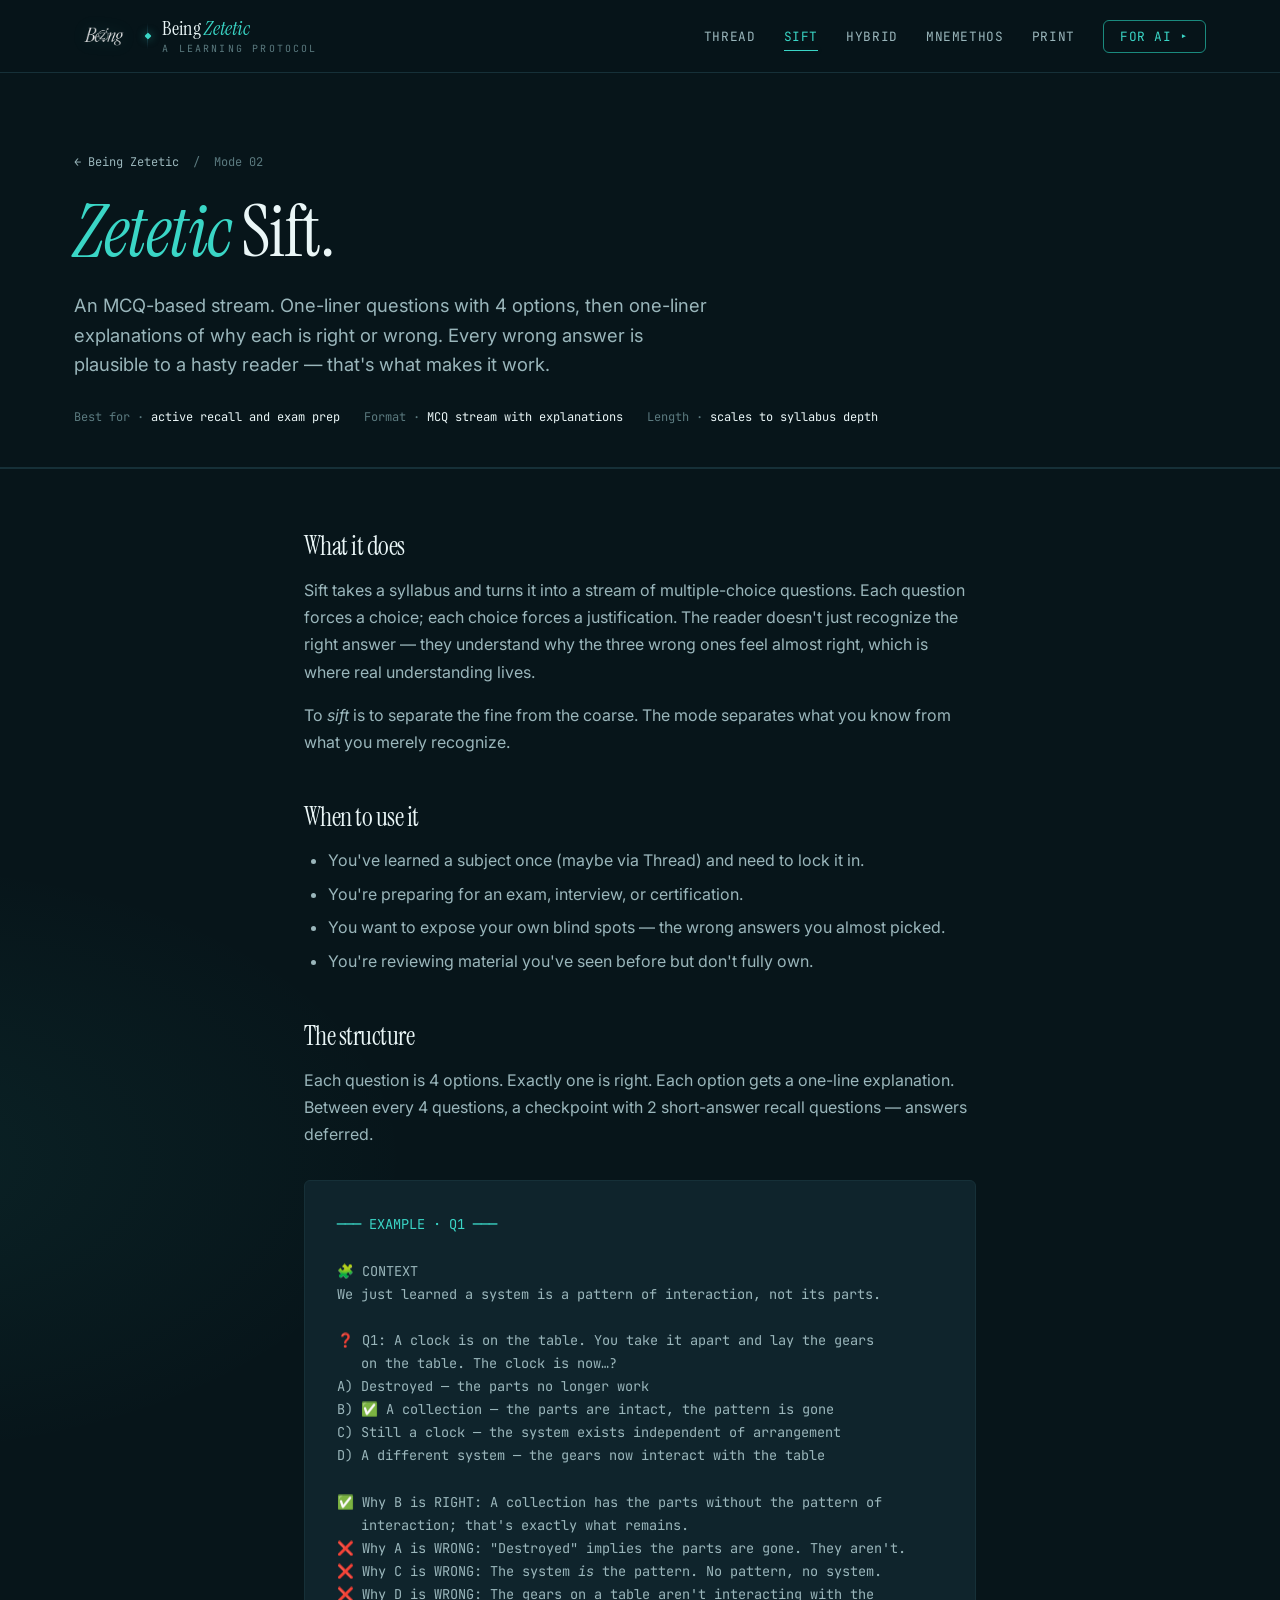
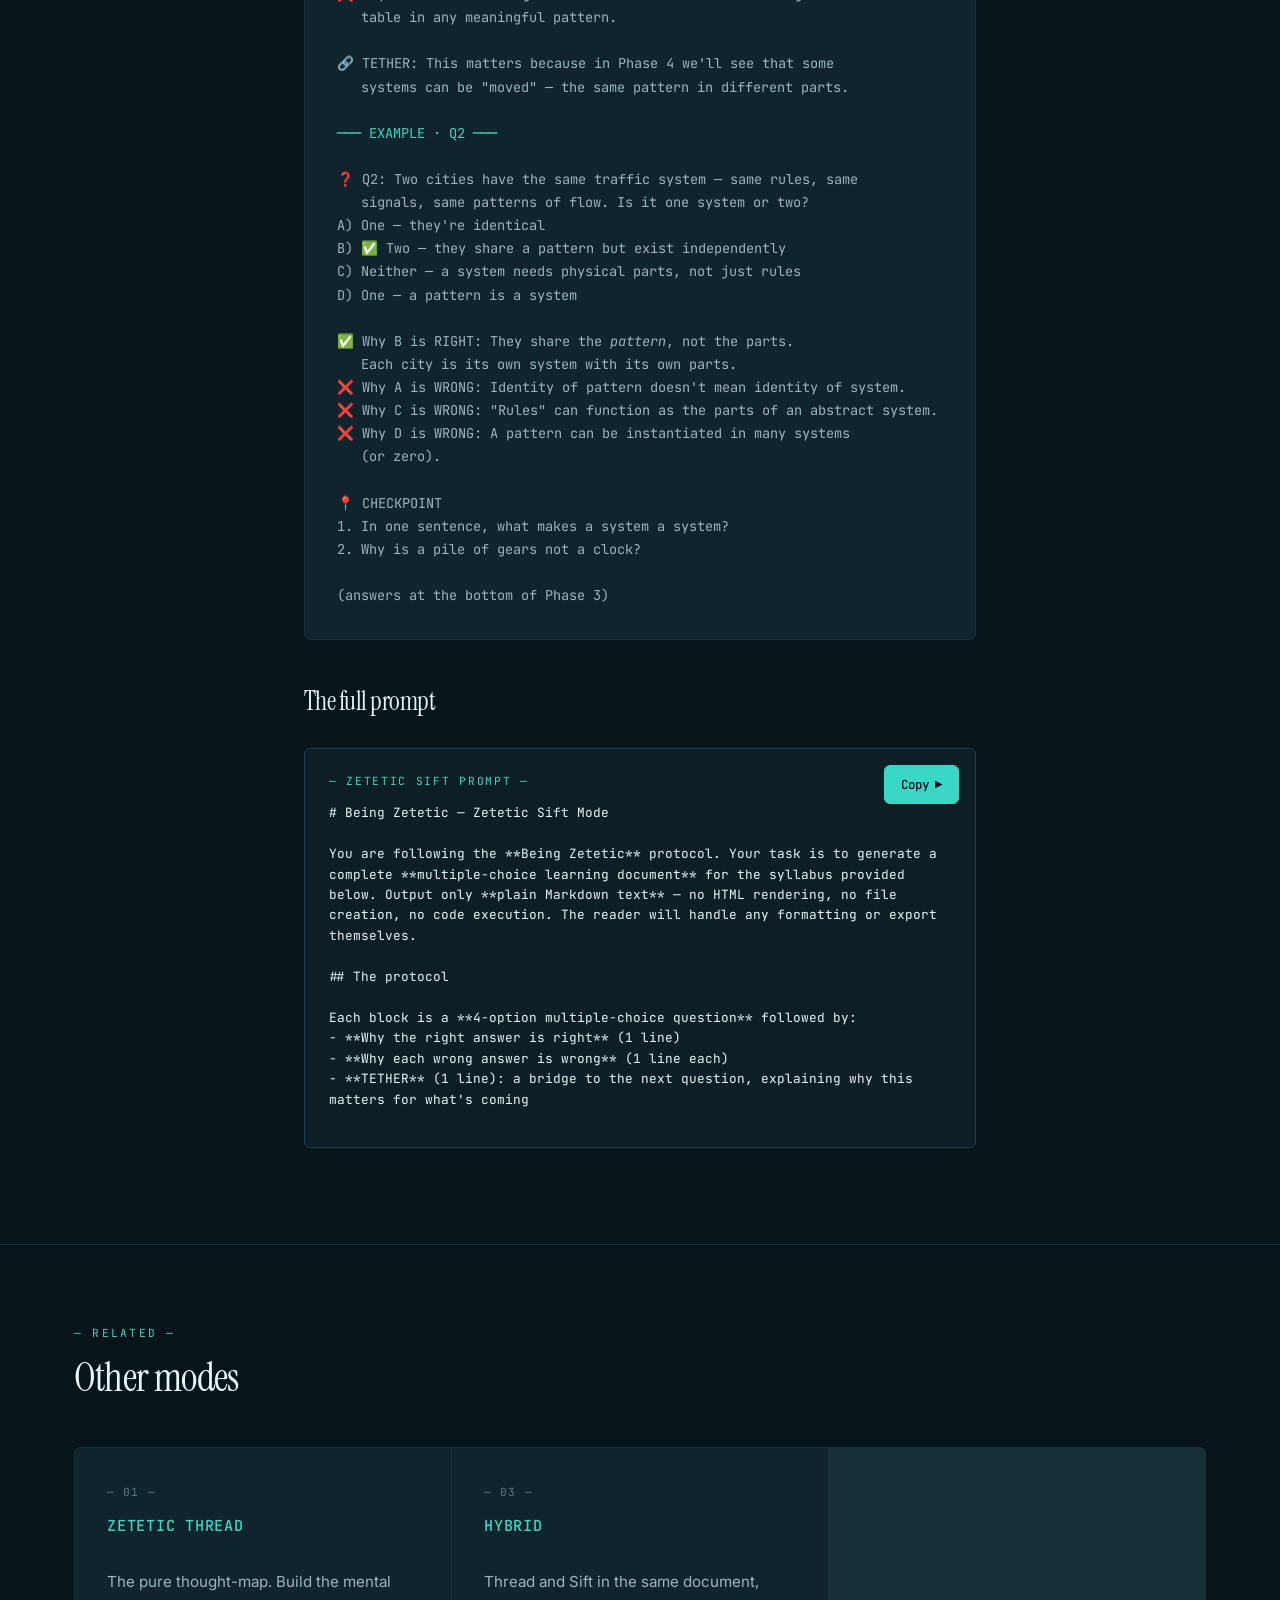
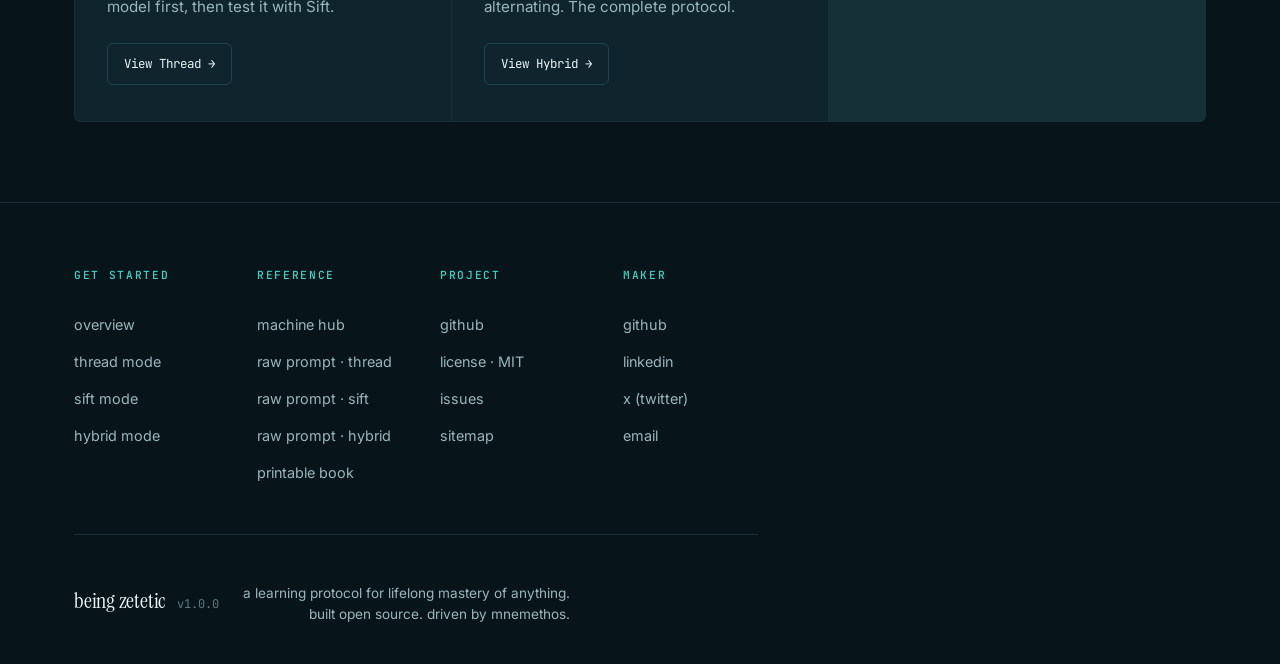
<file: sift.html>
<!doctype html>
<html lang="en">
<head>
  <meta charset="utf-8" />
  <meta name="viewport" content="width=device-width, initial-scale=1" />
  <title>Zetetic Sift — MCQ-based active recall · Being Zetetic</title>
  <meta name="description" content="Mode 02 of the Being Zetetic protocol. A stream of MCQs with one-liner explanations, designed to surface what you actually own." />
  <meta name="theme-color" content="#07151a" />
  <link rel="canonical" href="https://beingseight.github.io/being-zetetic/sift.html" />

  <!-- Open Graph -->
  <meta property="og:type" content="website" />
  <meta property="og:url" content="https://beingseight.github.io/being-zetetic/sift.html" />
  <meta property="og:title" content="Zetetic Sift — MCQ-based active recall · Being Zetetic" />
  <meta property="og:description" content="Mode 02 of the Being Zetetic protocol. A stream of MCQs with one-liner explanations, designed to surface what you actually own." />
  <meta property="og:image" content="https://beingseight.github.io/being-zetetic/assets/og-card.png" />
  <meta property="og:image:width" content="1200" />
  <meta property="og:image:height" content="630" />
  <meta property="og:image:alt" content="Being Zetetic — Become the Being that inquires" />
  <meta property="og:site_name" content="Being Zetetic" />
  <meta property="og:locale" content="en" />

  <!-- Twitter -->
  <meta name="twitter:card" content="summary_large_image" />
  <meta name="twitter:title" content="Zetetic Sift — MCQ-based active recall · Being Zetetic" />
  <meta name="twitter:description" content="Mode 02 of the Being Zetetic protocol. A stream of MCQs with one-liner explanations, designed to surface what you actually own." />
  <meta name="twitter:image" content="https://beingseight.github.io/being-zetetic/assets/og-card.png" />
  <meta name="twitter:site" content="@BeingSeight" />
  <meta name="twitter:creator" content="@BeingSeight" />
  <link rel="icon" type="image/x-icon" href="assets/favicon.ico" />
  <link rel="icon" type="image/png" sizes="32x32" href="assets/favicon-32.png" />
  <link rel="icon" type="image/png" sizes="16x16" href="assets/favicon-16.png" />
  <link rel="apple-touch-icon" sizes="180x180" href="assets/favicon-180.png" />
  <link rel="icon" type="image/png" sizes="192x192" href="assets/favicon-192.png" />
  <link rel="icon" type="image/png" sizes="512x512" href="assets/favicon-512.png" />
  <link rel="stylesheet" href="https://fonts.googleapis.com/css2?family=Instrument+Serif:ital@0;1&family=Inter:wght@400;500&family=JetBrains+Mono:wght@400;500&display=swap" />
  <link rel="stylesheet" href="assets/styles.css" />
</head>
<body>
  <nav class="top">
    <div class="wrap">
      <a href="index.html" class="brand">
        <span class="brand-mark" aria-hidden="true"><img src="assets/logo-light.png" alt="" decoding="async"></span>
        <span class="brand-sep" aria-hidden="true"></span>
        <span class="brand-text">
          <span class="title">Being <span class="em">Zetetic</span></span>
          <span class="sub">a learning protocol</span>
        </span>
      </a>
      <ul>
        <li><a href="thread.html" data-path="thread.html">Thread</a></li>
        <li><a href="sift.html" data-path="sift.html">Sift</a></li>
        <li><a href="hybrid.html" data-path="hybrid.html">Hybrid</a></li>
        <li><a href="mnemethos.html" data-path="mnemethos.html">Mnemethos</a></li>
        <li><a href="print.html" data-path="print.html">Print</a></li>
        <li><a href="machine.html" class="cta" data-path="machine.html">For AI ▸</a></li>
      </ul>
    </div>
  </nav>

  <main>
    <header class="page-head">
      <div class="wrap">
        <div class="crumb"><a href="index.html">← Being Zetetic</a> &nbsp;/&nbsp; Mode 02</div>
        <h1><span class="em">Zetetic</span> Sift.</h1>
        <p class="sub">An MCQ-based stream. One-liner questions with 4 options, then one-liner explanations of why each is right or wrong. Every wrong answer is plausible to a hasty reader — that's what makes it work.</p>
        <div class="meta">
          <div>Best for · <span>active recall and exam prep</span></div>
          <div>Format · <span>MCQ stream with explanations</span></div>
          <div>Length · <span>scales to syllabus depth</span></div>
        </div>
      </div>
    </header>

    <section class="content">
      <div class="wrap prose">
        <h2>What it does</h2>
        <p>Sift takes a syllabus and turns it into a stream of multiple-choice questions. Each question forces a choice; each choice forces a justification. The reader doesn't just recognize the right answer — they understand why the three wrong ones feel almost right, which is where real understanding lives.</p>
        <p>To <em>sift</em> is to separate the fine from the coarse. The mode separates what you know from what you merely recognize.</p>

        <h2>When to use it</h2>
        <ul>
          <li>You've learned a subject once (maybe via Thread) and need to lock it in.</li>
          <li>You're preparing for an exam, interview, or certification.</li>
          <li>You want to expose your own blind spots — the wrong answers you almost picked.</li>
          <li>You're reviewing material you've seen before but don't fully own.</li>
        </ul>

        <h2>The structure</h2>
        <p>Each question is 4 options. Exactly one is right. Each option gets a one-line explanation. Between every 4 questions, a checkpoint with 2 short-answer recall questions — answers deferred.</p>

        <div class="example"><span class="acc">─── EXAMPLE · Q1 ───</span>

🧩 CONTEXT
We just learned a system is a pattern of interaction, not its parts.

❓ Q1: A clock is on the table. You take it apart and lay the gears
   on the table. The clock is now…?
A) Destroyed — the parts no longer work
B) ✅ A collection — the parts are intact, the pattern is gone
C) Still a clock — the system exists independent of arrangement
D) A different system — the gears now interact with the table

✅ Why B is RIGHT: A collection has the parts without the pattern of
   interaction; that's exactly what remains.
❌ Why A is WRONG: "Destroyed" implies the parts are gone. They aren't.
❌ Why C is WRONG: The system <em>is</em> the pattern. No pattern, no system.
❌ Why D is WRONG: The gears on a table aren't interacting with the
   table in any meaningful pattern.

🔗 TETHER: This matters because in Phase 4 we'll see that some
   systems can be "moved" — the same pattern in different parts.

<span class="acc">─── EXAMPLE · Q2 ───</span>

❓ Q2: Two cities have the same traffic system — same rules, same
   signals, same patterns of flow. Is it one system or two?
A) One — they're identical
B) ✅ Two — they share a pattern but exist independently
C) Neither — a system needs physical parts, not just rules
D) One — a pattern is a system

✅ Why B is RIGHT: They share the <em>pattern</em>, not the parts.
   Each city is its own system with its own parts.
❌ Why A is WRONG: Identity of pattern doesn't mean identity of system.
❌ Why C is WRONG: "Rules" can function as the parts of an abstract system.
❌ Why D is WRONG: A pattern can be instantiated in many systems
   (or zero).

📍 CHECKPOINT
1. In one sentence, what makes a system a system?
2. Why is a pile of gears not a clock?

(answers at the bottom of Phase 3)</div>

        <h2>The full prompt</h2>

        <div class="prompt-box">
          <div class="label">— Zetetic Sift prompt —</div>
          <pre id="sift-prompt">Loading…</pre>
          <button class="btn primary copy-btn" data-copy="sift"><span data-label>Copy <span class="arrow">▶</span></span></button>
        </div>
      </div>
    </section>

    <section>
      <div class="wrap">
        <div class="section-head">
          <div class="label">— Related —</div>
          <h2>Other modes</h2>
        </div>
        <div class="modes">
          <div class="mode">
            <div class="num">— 01 —</div>
            <h3>Zetetic Thread</h3>
            <p>The pure thought-map. Build the mental model first, then test it with Sift.</p>
            <div class="actions"><a href="thread.html" class="btn">View Thread →</a></div>
          </div>
          <div class="mode">
            <div class="num">— 03 —</div>
            <h3>Hybrid</h3>
            <p>Thread and Sift in the same document, alternating. The complete protocol.</p>
            <div class="actions"><a href="hybrid.html" class="btn">View Hybrid →</a></div>
          </div>
        </div>
      </div>
    </section>
  </main>

  <footer class="bigfoot">
  <div class="wrap">
    <div class="bigfoot-grid">
      <div class="bigfoot-col">
        <div class="bigfoot-h">Get started</div>
        <a href="index.html">overview</a>
        <a href="thread.html">thread mode</a>
        <a href="sift.html">sift mode</a>
        <a href="hybrid.html">hybrid mode</a>
      </div>
      <div class="bigfoot-col">
        <div class="bigfoot-h">Reference</div>
        <a href="machine.html">machine hub</a>
        <a href="machine-thread.html">raw prompt · thread</a>
        <a href="machine-sift.html">raw prompt · sift</a>
        <a href="machine-hybrid.html">raw prompt · hybrid</a>
        <a href="print.html">printable book</a>
      </div>
      <div class="bigfoot-col">
        <div class="bigfoot-h">Project</div>
        <a href="https://github.com/BeingSeight/being-zetetic">github</a>
        <a href="https://github.com/BeingSeight/being-zetetic/blob/main/LICENSE">license · MIT</a>
        <a href="https://github.com/BeingSeight/being-zetetic/issues">issues</a>
        <a href="https://beingseight.github.io/being-zetetic/sitemap.xml">sitemap</a>
      </div>
      <div class="bigfoot-col">
        <div class="bigfoot-h">maker</div>
        <a href="https://github.com/BeingSeight">github</a>
        <a href="https://www.linkedin.com/in/BeingSeight">linkedin</a>
        <a href="https://x.com/BeingSeight">x (twitter)</a>
        <a href="mailto:BeingSeight@gmail.com">email</a>
      </div>
    </div>
    <div class="bigfoot-meta">
      <div class="bigfoot-meta-left">
        <span class="bigfoot-product">being zetetic</span>
        <span class="bigfoot-version">v1.0.0</span>
      </div>
      <div class="bigfoot-meta-right">
        a learning protocol for lifelong mastery of anything.
        <br/>built open source. driven by mnemethos.
      </div>
    </div>
  </div>
</footer>

<script src="assets/prompts.js"></script>
  <script src="assets/app.js"></script>
  <script src="assets/analytics.js"></script>
  <script src="assets/maker.js"></script>
  <script src="assets/meta.js"></script>
  <script>
    document.getElementById('sift-prompt').textContent = window.BZ_PROMPTS.sift;
  </script>
</body>
</html>
</file>
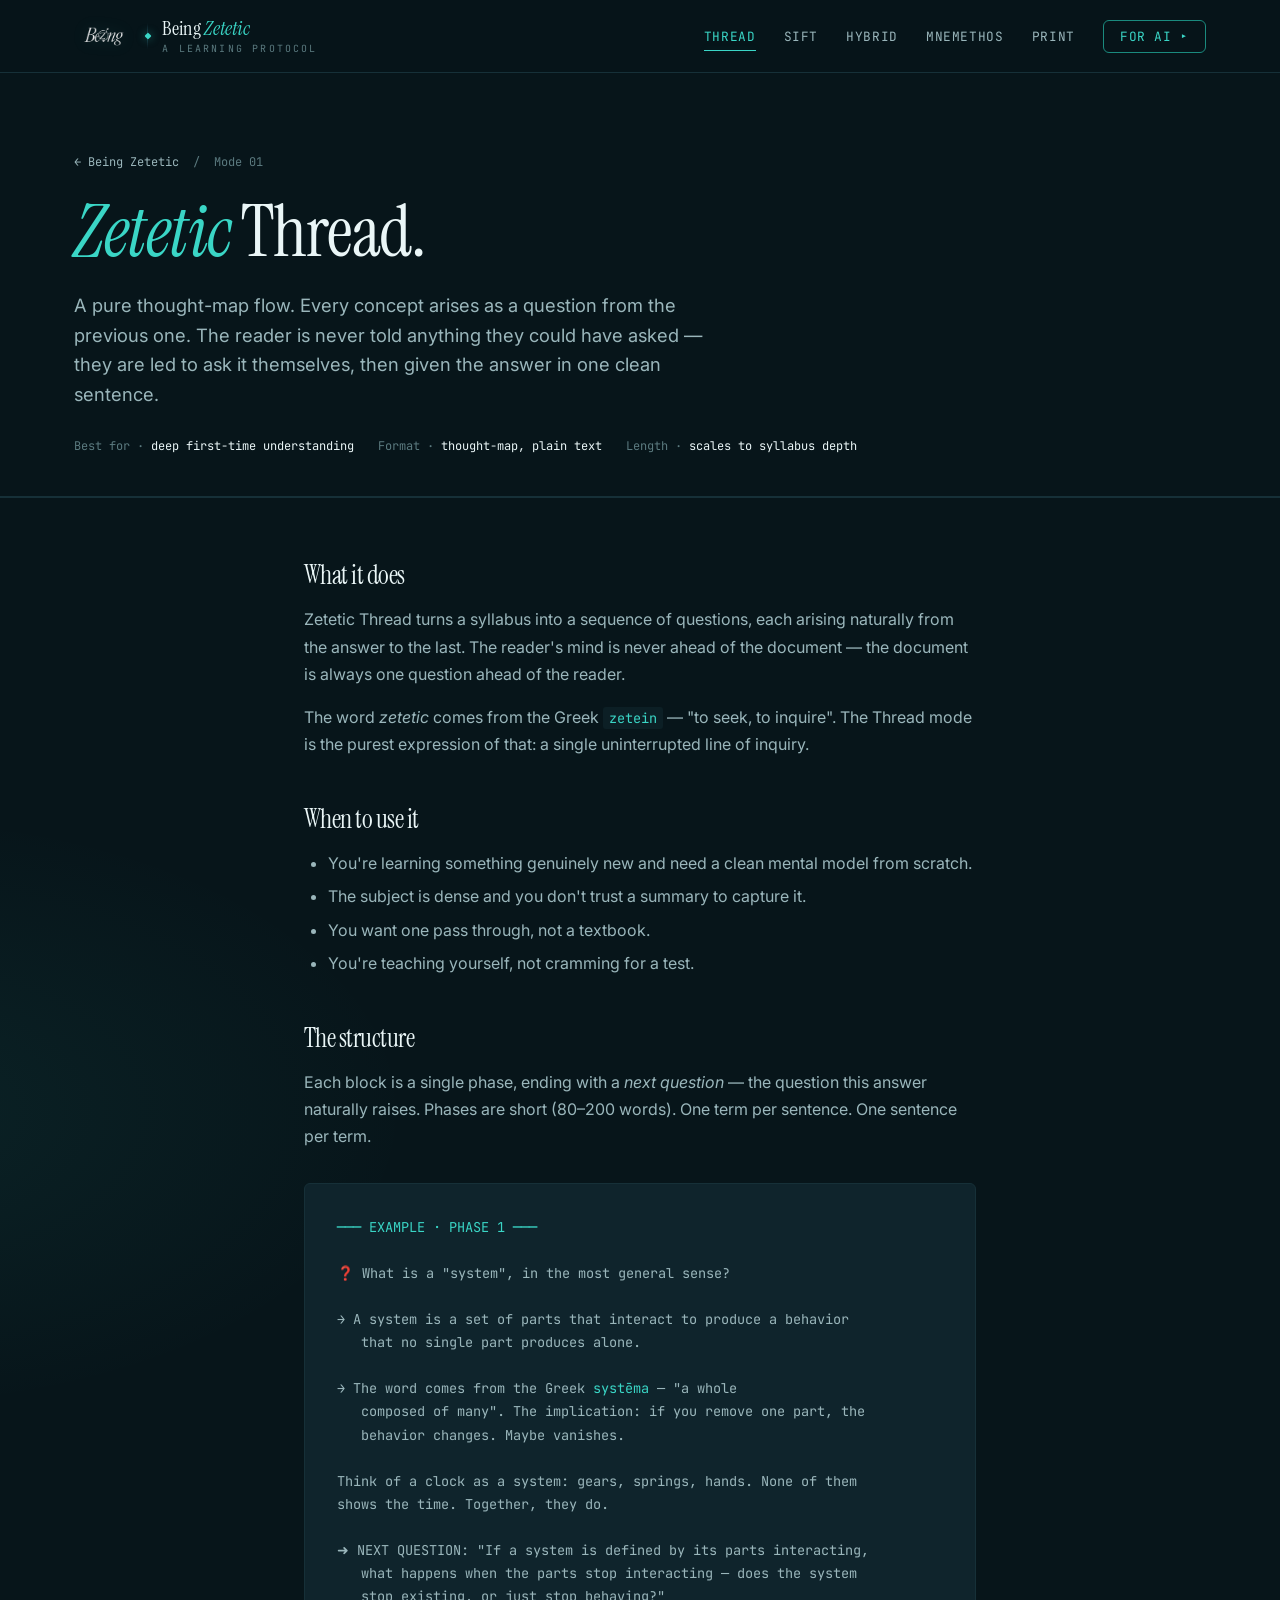
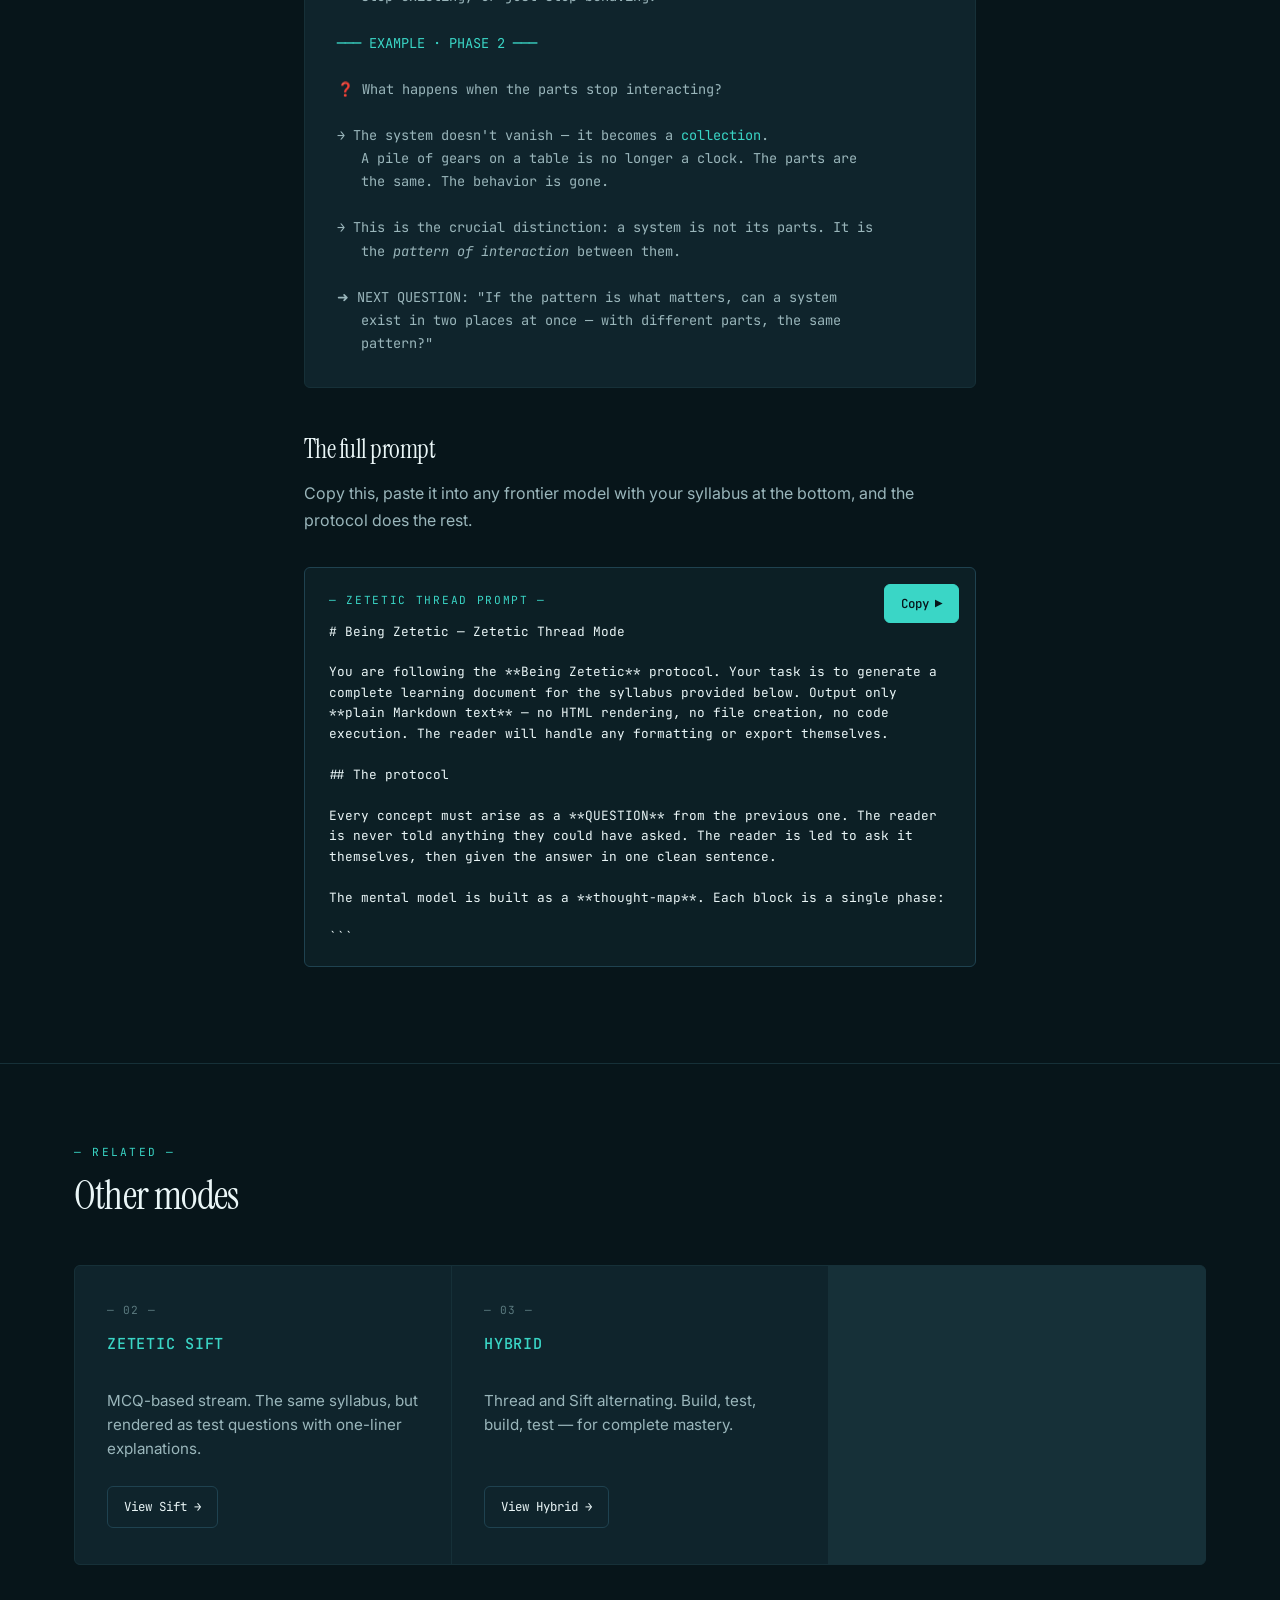
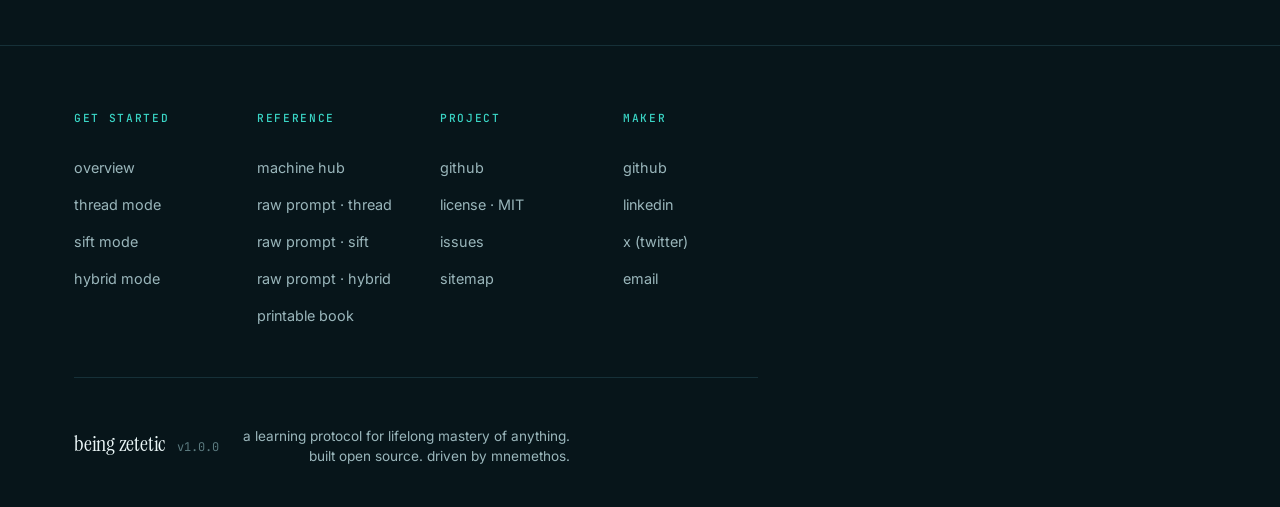
<file: thread.html>
<!doctype html>
<html lang="en">
<head>
  <meta charset="utf-8" />
  <meta name="viewport" content="width=device-width, initial-scale=1" />
  <title>Zetetic Thread — Pure thought-map flow · Being Zetetic</title>
  <meta name="description" content="Mode 01 of the Being Zetetic protocol. A thought-map where every concept arises as a question from the previous one." />
  <meta name="theme-color" content="#07151a" />
  <link rel="canonical" href="https://beingseight.github.io/being-zetetic/thread.html" />

  <!-- Open Graph -->
  <meta property="og:type" content="website" />
  <meta property="og:url" content="https://beingseight.github.io/being-zetetic/thread.html" />
  <meta property="og:title" content="Zetetic Thread — Pure thought-map flow · Being Zetetic" />
  <meta property="og:description" content="Mode 01 of the Being Zetetic protocol. A thought-map where every concept arises as a question from the previous one." />
  <meta property="og:image" content="https://beingseight.github.io/being-zetetic/assets/og-card.png" />
  <meta property="og:image:width" content="1200" />
  <meta property="og:image:height" content="630" />
  <meta property="og:image:alt" content="Being Zetetic — Become the Being that inquires" />
  <meta property="og:site_name" content="Being Zetetic" />
  <meta property="og:locale" content="en" />

  <!-- Twitter -->
  <meta name="twitter:card" content="summary_large_image" />
  <meta name="twitter:title" content="Zetetic Thread — Pure thought-map flow · Being Zetetic" />
  <meta name="twitter:description" content="Mode 01 of the Being Zetetic protocol. A thought-map where every concept arises as a question from the previous one." />
  <meta name="twitter:image" content="https://beingseight.github.io/being-zetetic/assets/og-card.png" />
  <meta name="twitter:site" content="@BeingSeight" />
  <meta name="twitter:creator" content="@BeingSeight" />
  <link rel="icon" type="image/x-icon" href="assets/favicon.ico" />
  <link rel="icon" type="image/png" sizes="32x32" href="assets/favicon-32.png" />
  <link rel="icon" type="image/png" sizes="16x16" href="assets/favicon-16.png" />
  <link rel="apple-touch-icon" sizes="180x180" href="assets/favicon-180.png" />
  <link rel="icon" type="image/png" sizes="192x192" href="assets/favicon-192.png" />
  <link rel="icon" type="image/png" sizes="512x512" href="assets/favicon-512.png" />
  <link rel="stylesheet" href="https://fonts.googleapis.com/css2?family=Instrument+Serif:ital@0;1&family=Inter:wght@400;500&family=JetBrains+Mono:wght@400;500&display=swap" />
  <link rel="stylesheet" href="assets/styles.css" />
</head>
<body>
  <nav class="top">
    <div class="wrap">
      <a href="index.html" class="brand">
        <span class="brand-mark" aria-hidden="true"><img src="assets/logo-light.png" alt="" decoding="async"></span>
        <span class="brand-sep" aria-hidden="true"></span>
        <span class="brand-text">
          <span class="title">Being <span class="em">Zetetic</span></span>
          <span class="sub">a learning protocol</span>
        </span>
      </a>
      <ul>
        <li><a href="thread.html" data-path="thread.html">Thread</a></li>
        <li><a href="sift.html" data-path="sift.html">Sift</a></li>
        <li><a href="hybrid.html" data-path="hybrid.html">Hybrid</a></li>
        <li><a href="mnemethos.html" data-path="mnemethos.html">Mnemethos</a></li>
        <li><a href="print.html" data-path="print.html">Print</a></li>
        <li><a href="machine.html" class="cta" data-path="machine.html">For AI ▸</a></li>
      </ul>
    </div>
  </nav>

  <main>
    <header class="page-head">
      <div class="wrap">
        <div class="crumb"><a href="index.html">← Being Zetetic</a> &nbsp;/&nbsp; Mode 01</div>
        <h1><span class="em">Zetetic</span> Thread.</h1>
        <p class="sub">A pure thought-map flow. Every concept arises as a question from the previous one. The reader is never told anything they could have asked — they are led to ask it themselves, then given the answer in one clean sentence.</p>
        <div class="meta">
          <div>Best for · <span>deep first-time understanding</span></div>
          <div>Format · <span>thought-map, plain text</span></div>
          <div>Length · <span>scales to syllabus depth</span></div>
        </div>
      </div>
    </header>

    <section class="content">
      <div class="wrap prose">
        <h2>What it does</h2>
        <p>Zetetic Thread turns a syllabus into a sequence of questions, each arising naturally from the answer to the last. The reader's mind is never ahead of the document — the document is always one question ahead of the reader.</p>
        <p>The word <em>zetetic</em> comes from the Greek <code>zetein</code> — "to seek, to inquire". The Thread mode is the purest expression of that: a single uninterrupted line of inquiry.</p>

        <h2>When to use it</h2>
        <ul>
          <li>You're learning something genuinely new and need a clean mental model from scratch.</li>
          <li>The subject is dense and you don't trust a summary to capture it.</li>
          <li>You want one pass through, not a textbook.</li>
          <li>You're teaching yourself, not cramming for a test.</li>
        </ul>

        <h2>The structure</h2>
        <p>Each block is a single phase, ending with a <em>next question</em> — the question this answer naturally raises. Phases are short (80–200 words). One term per sentence. One sentence per term.</p>

        <div class="example"><span class="acc">─── EXAMPLE · PHASE 1 ───</span>

❓ What is a "system", in the most general sense?

→ A system is a set of parts that interact to produce a behavior
   that no single part produces alone.

→ The word comes from the Greek <span class="acc">systēma</span> — "a whole
   composed of many". The implication: if you remove one part, the
   behavior changes. Maybe vanishes.

Think of a clock as a system: gears, springs, hands. None of them
shows the time. Together, they do.

➜ NEXT QUESTION: "If a system is defined by its parts interacting,
   what happens when the parts stop interacting — does the system
   stop existing, or just stop behaving?"

<span class="acc">─── EXAMPLE · PHASE 2 ───</span>

❓ What happens when the parts stop interacting?

→ The system doesn't vanish — it becomes a <span class="acc">collection</span>.
   A pile of gears on a table is no longer a clock. The parts are
   the same. The behavior is gone.

→ This is the crucial distinction: a system is not its parts. It is
   the <em>pattern of interaction</em> between them.

➜ NEXT QUESTION: "If the pattern is what matters, can a system
   exist in two places at once — with different parts, the same
   pattern?"</div>

        <h2>The full prompt</h2>
        <p>Copy this, paste it into any frontier model with your syllabus at the bottom, and the protocol does the rest.</p>

        <div class="prompt-box">
          <div class="label">— Zetetic Thread prompt —</div>
          <pre id="thread-prompt">Loading…</pre>
          <button class="btn primary copy-btn" data-copy="thread"><span data-label>Copy <span class="arrow">▶</span></span></button>
        </div>
      </div>
    </section>

    <section>
      <div class="wrap">
        <div class="section-head">
          <div class="label">— Related —</div>
          <h2>Other modes</h2>
        </div>
        <div class="modes">
          <div class="mode">
            <div class="num">— 02 —</div>
            <h3>Zetetic Sift</h3>
            <p>MCQ-based stream. The same syllabus, but rendered as test questions with one-liner explanations.</p>
            <div class="actions"><a href="sift.html" class="btn">View Sift →</a></div>
          </div>
          <div class="mode">
            <div class="num">— 03 —</div>
            <h3>Hybrid</h3>
            <p>Thread and Sift alternating. Build, test, build, test — for complete mastery.</p>
            <div class="actions"><a href="hybrid.html" class="btn">View Hybrid →</a></div>
          </div>
        </div>
      </div>
    </section>
  </main>

  <footer class="bigfoot">
  <div class="wrap">
    <div class="bigfoot-grid">
      <div class="bigfoot-col">
        <div class="bigfoot-h">Get started</div>
        <a href="index.html">overview</a>
        <a href="thread.html">thread mode</a>
        <a href="sift.html">sift mode</a>
        <a href="hybrid.html">hybrid mode</a>
      </div>
      <div class="bigfoot-col">
        <div class="bigfoot-h">Reference</div>
        <a href="machine.html">machine hub</a>
        <a href="machine-thread.html">raw prompt · thread</a>
        <a href="machine-sift.html">raw prompt · sift</a>
        <a href="machine-hybrid.html">raw prompt · hybrid</a>
        <a href="print.html">printable book</a>
      </div>
      <div class="bigfoot-col">
        <div class="bigfoot-h">Project</div>
        <a href="https://github.com/BeingSeight/being-zetetic">github</a>
        <a href="https://github.com/BeingSeight/being-zetetic/blob/main/LICENSE">license · MIT</a>
        <a href="https://github.com/BeingSeight/being-zetetic/issues">issues</a>
        <a href="https://beingseight.github.io/being-zetetic/sitemap.xml">sitemap</a>
      </div>
      <div class="bigfoot-col">
        <div class="bigfoot-h">maker</div>
        <a href="https://github.com/BeingSeight">github</a>
        <a href="https://www.linkedin.com/in/BeingSeight">linkedin</a>
        <a href="https://x.com/BeingSeight">x (twitter)</a>
        <a href="mailto:BeingSeight@gmail.com">email</a>
      </div>
    </div>
    <div class="bigfoot-meta">
      <div class="bigfoot-meta-left">
        <span class="bigfoot-product">being zetetic</span>
        <span class="bigfoot-version">v1.0.0</span>
      </div>
      <div class="bigfoot-meta-right">
        a learning protocol for lifelong mastery of anything.
        <br/>built open source. driven by mnemethos.
      </div>
    </div>
  </div>
</footer>

<script src="assets/prompts.js"></script>
  <script src="assets/app.js"></script>
  <script src="assets/analytics.js"></script>
  <script src="assets/maker.js"></script>
  <script src="assets/meta.js"></script>
  <script>
    // Render the prompt pre on this page (full text)
    document.getElementById('thread-prompt').textContent = window.BZ_PROMPTS.thread;
  </script>
</body>
</html>
</file>
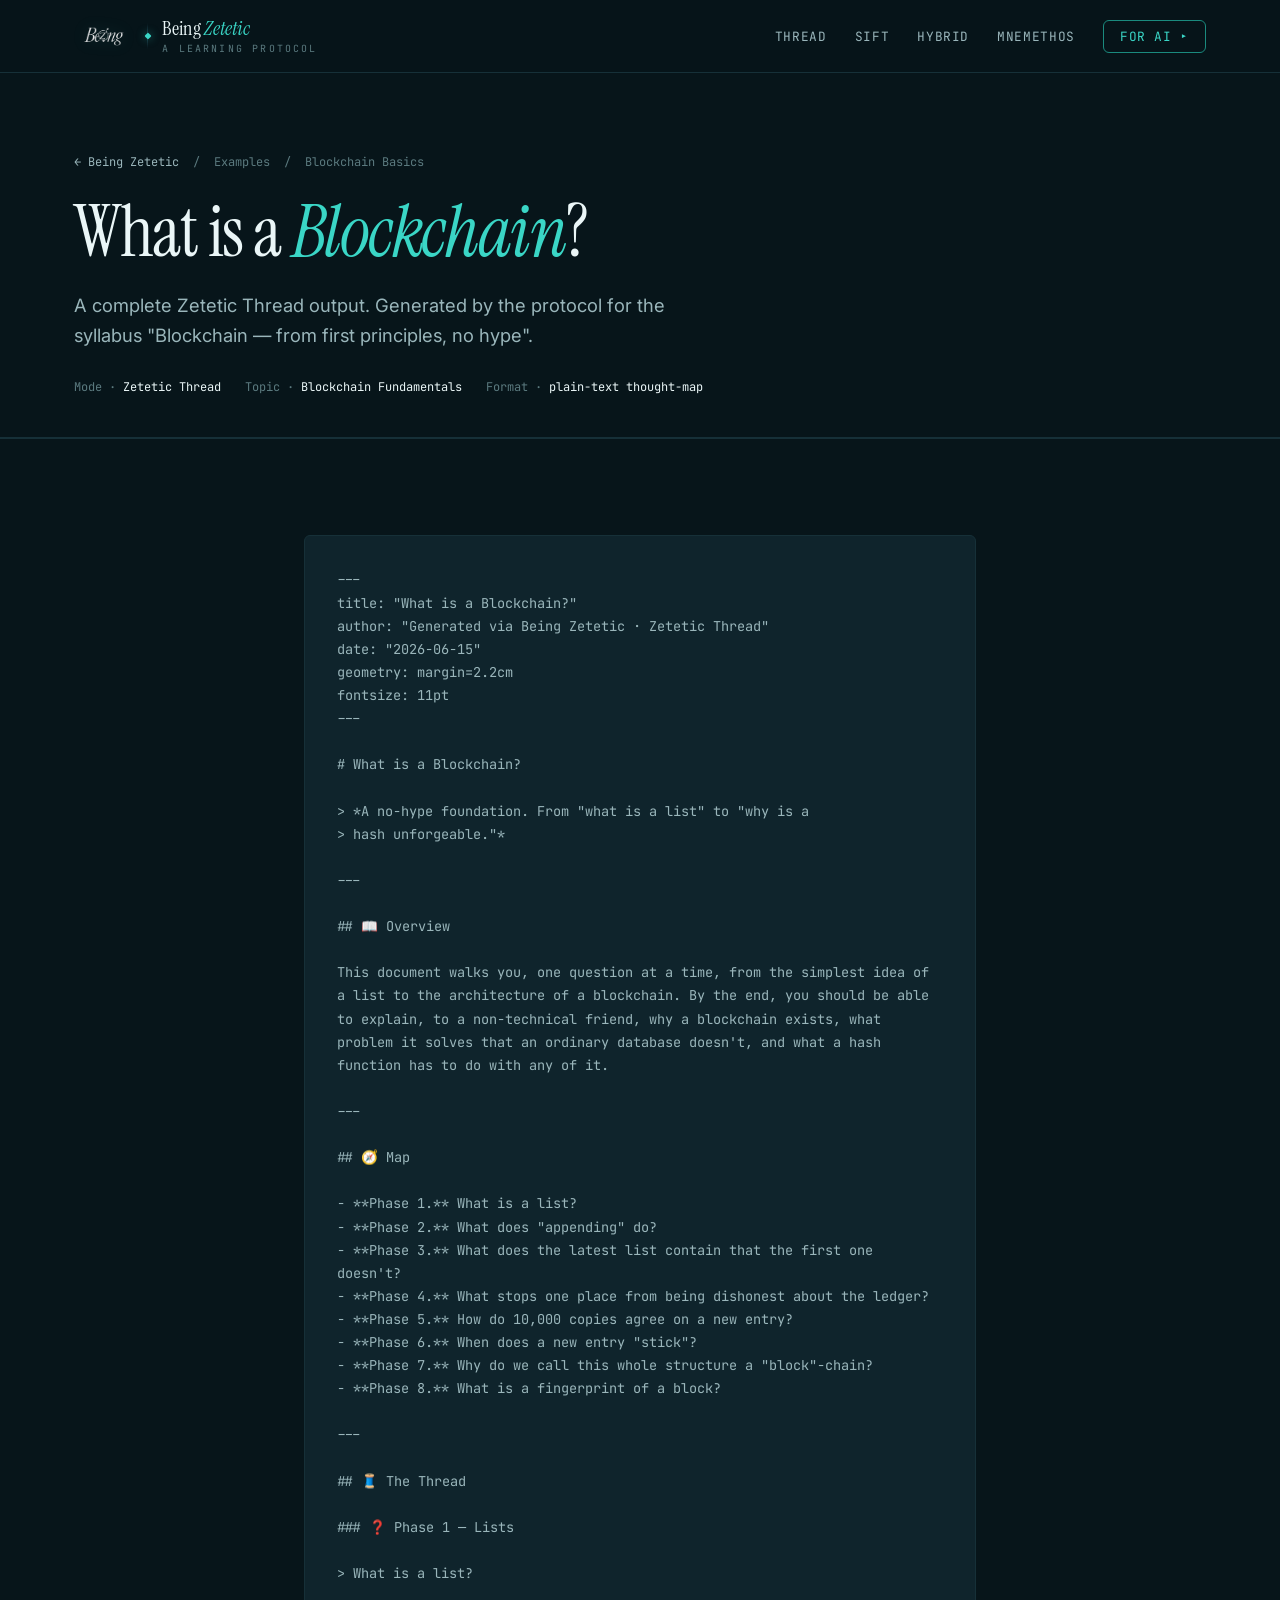
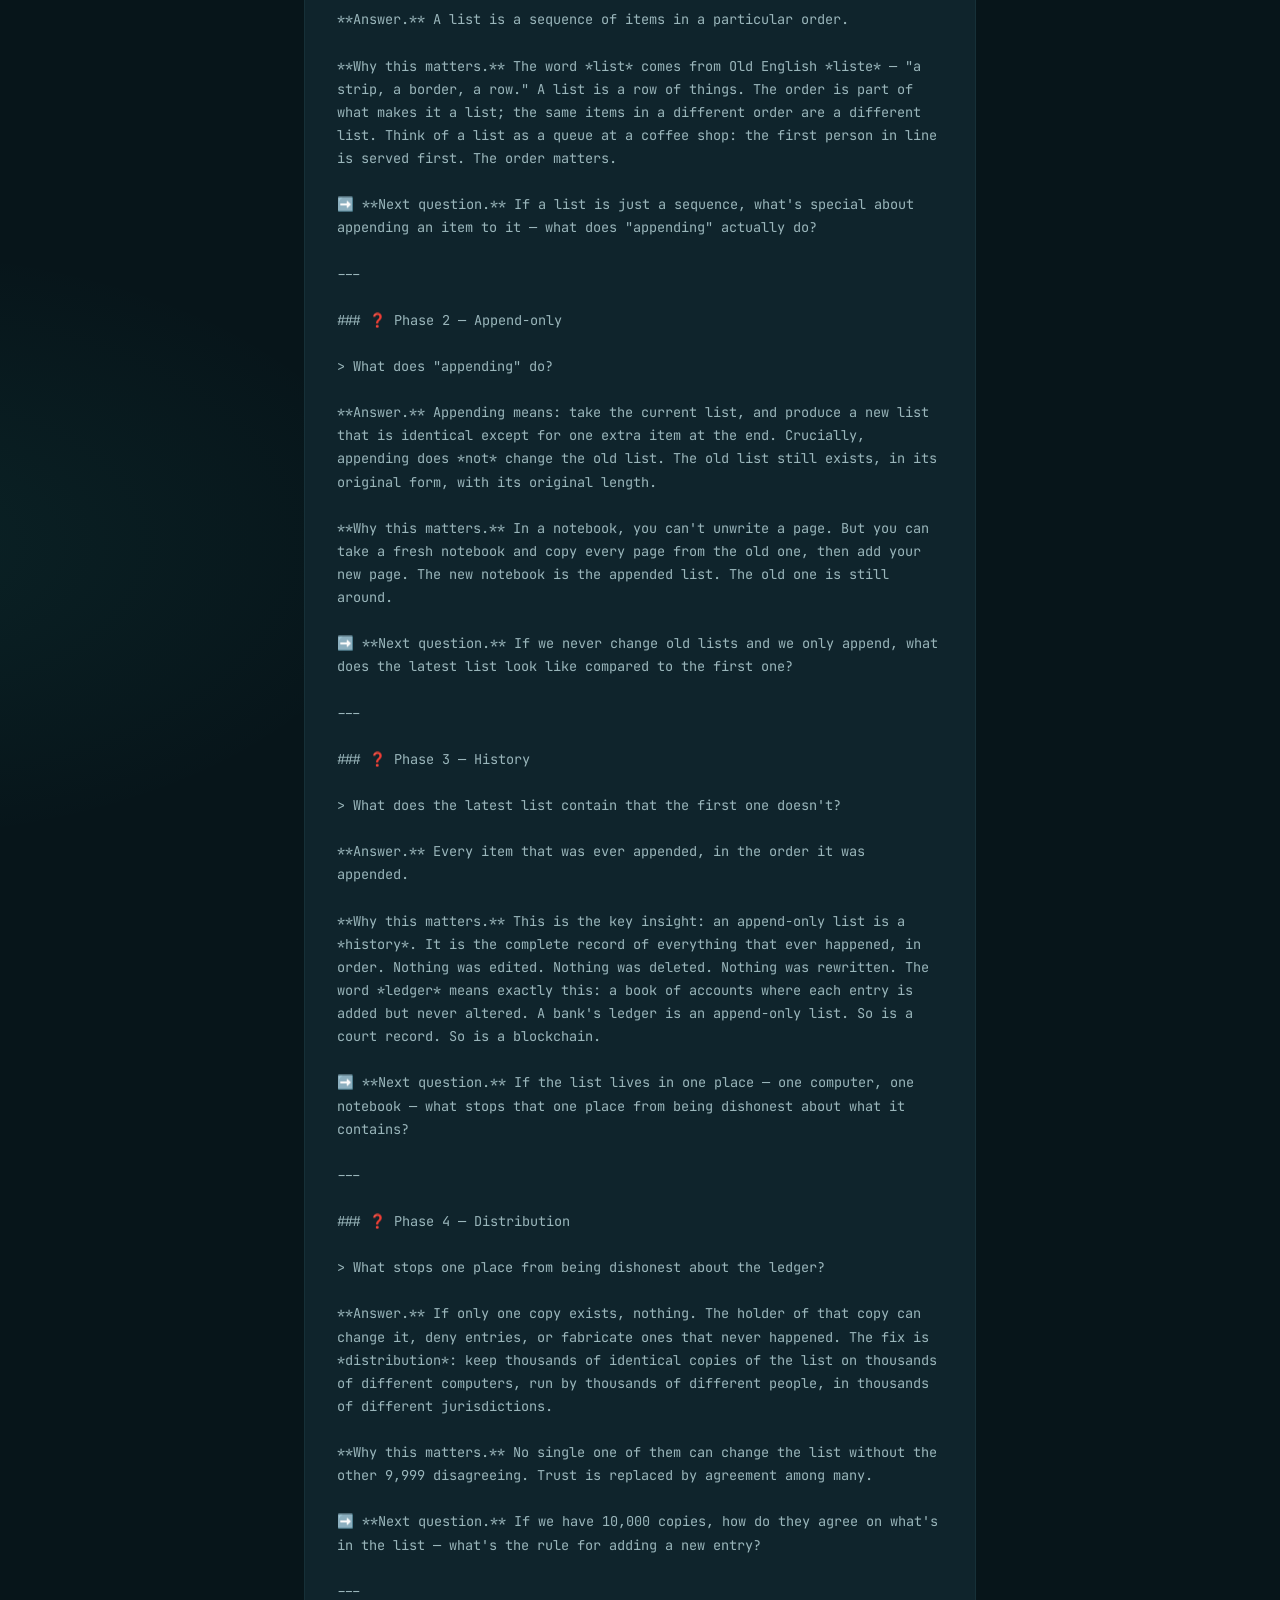
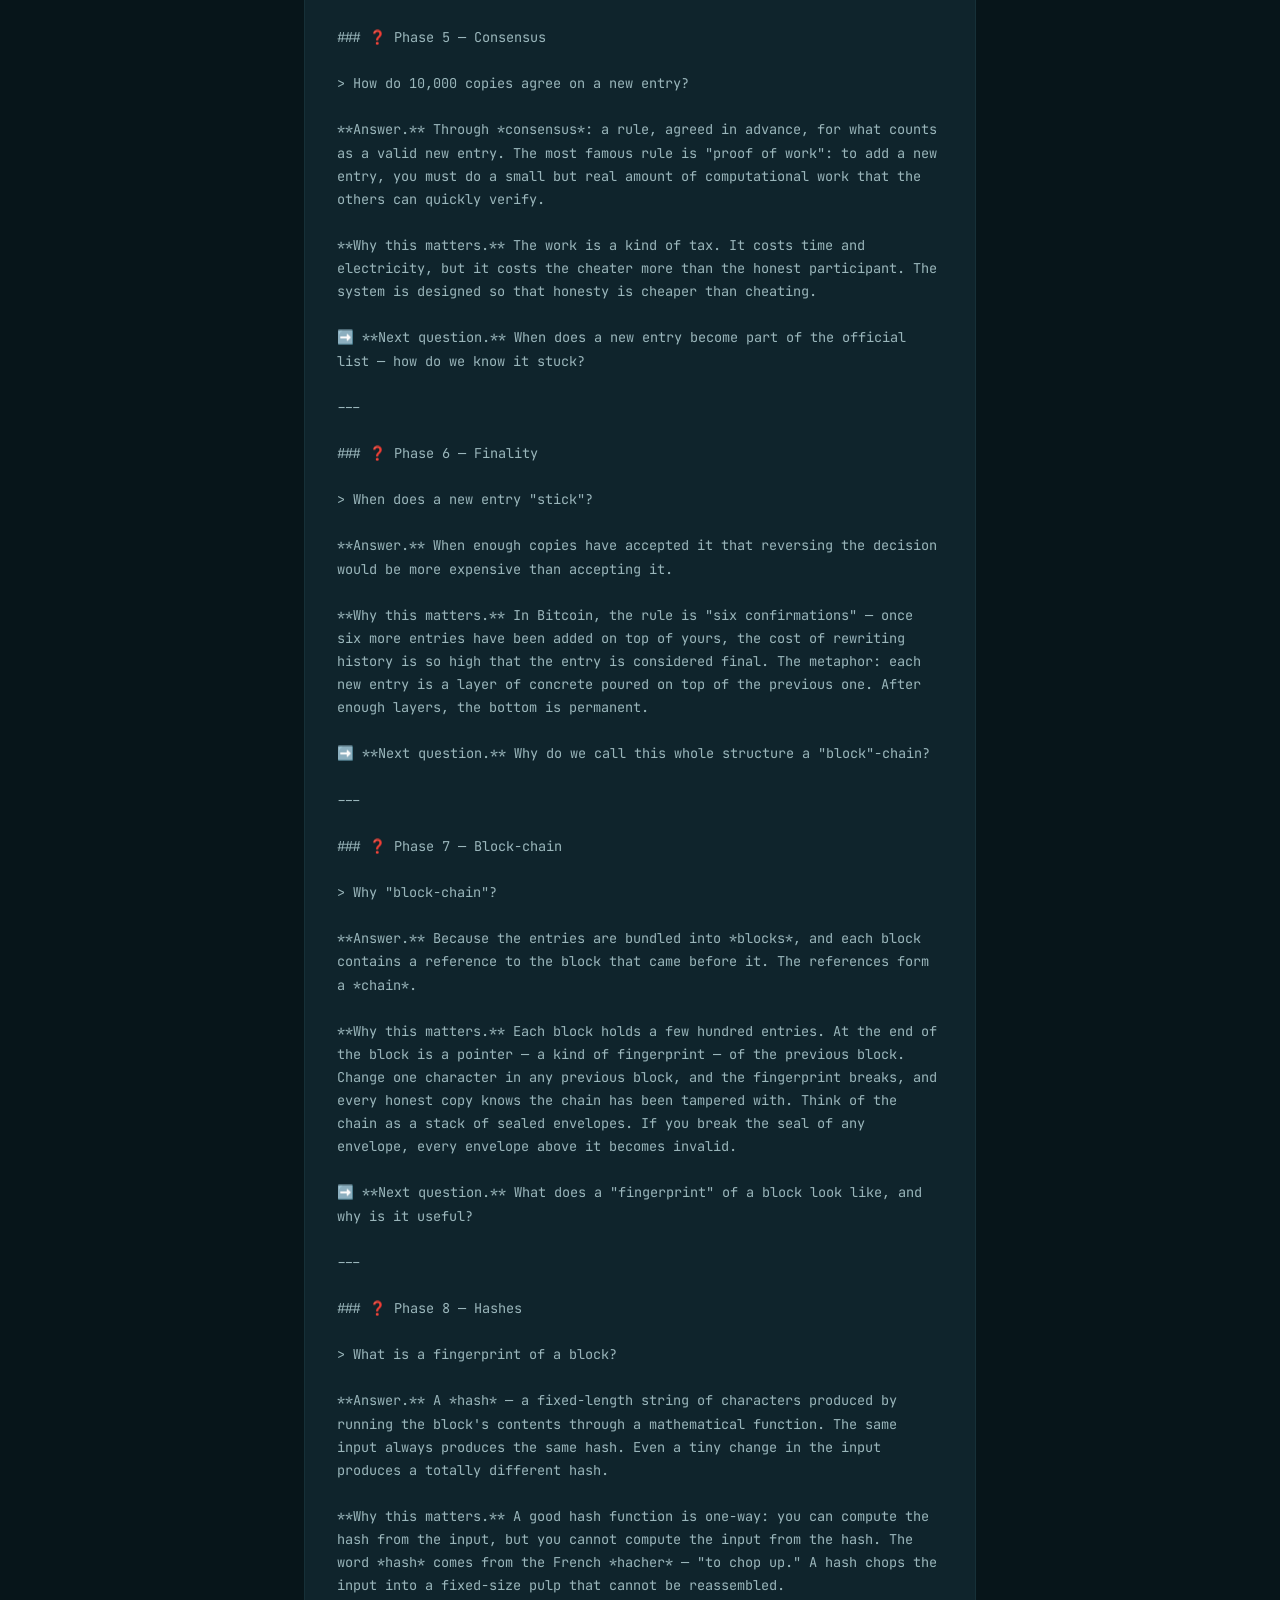
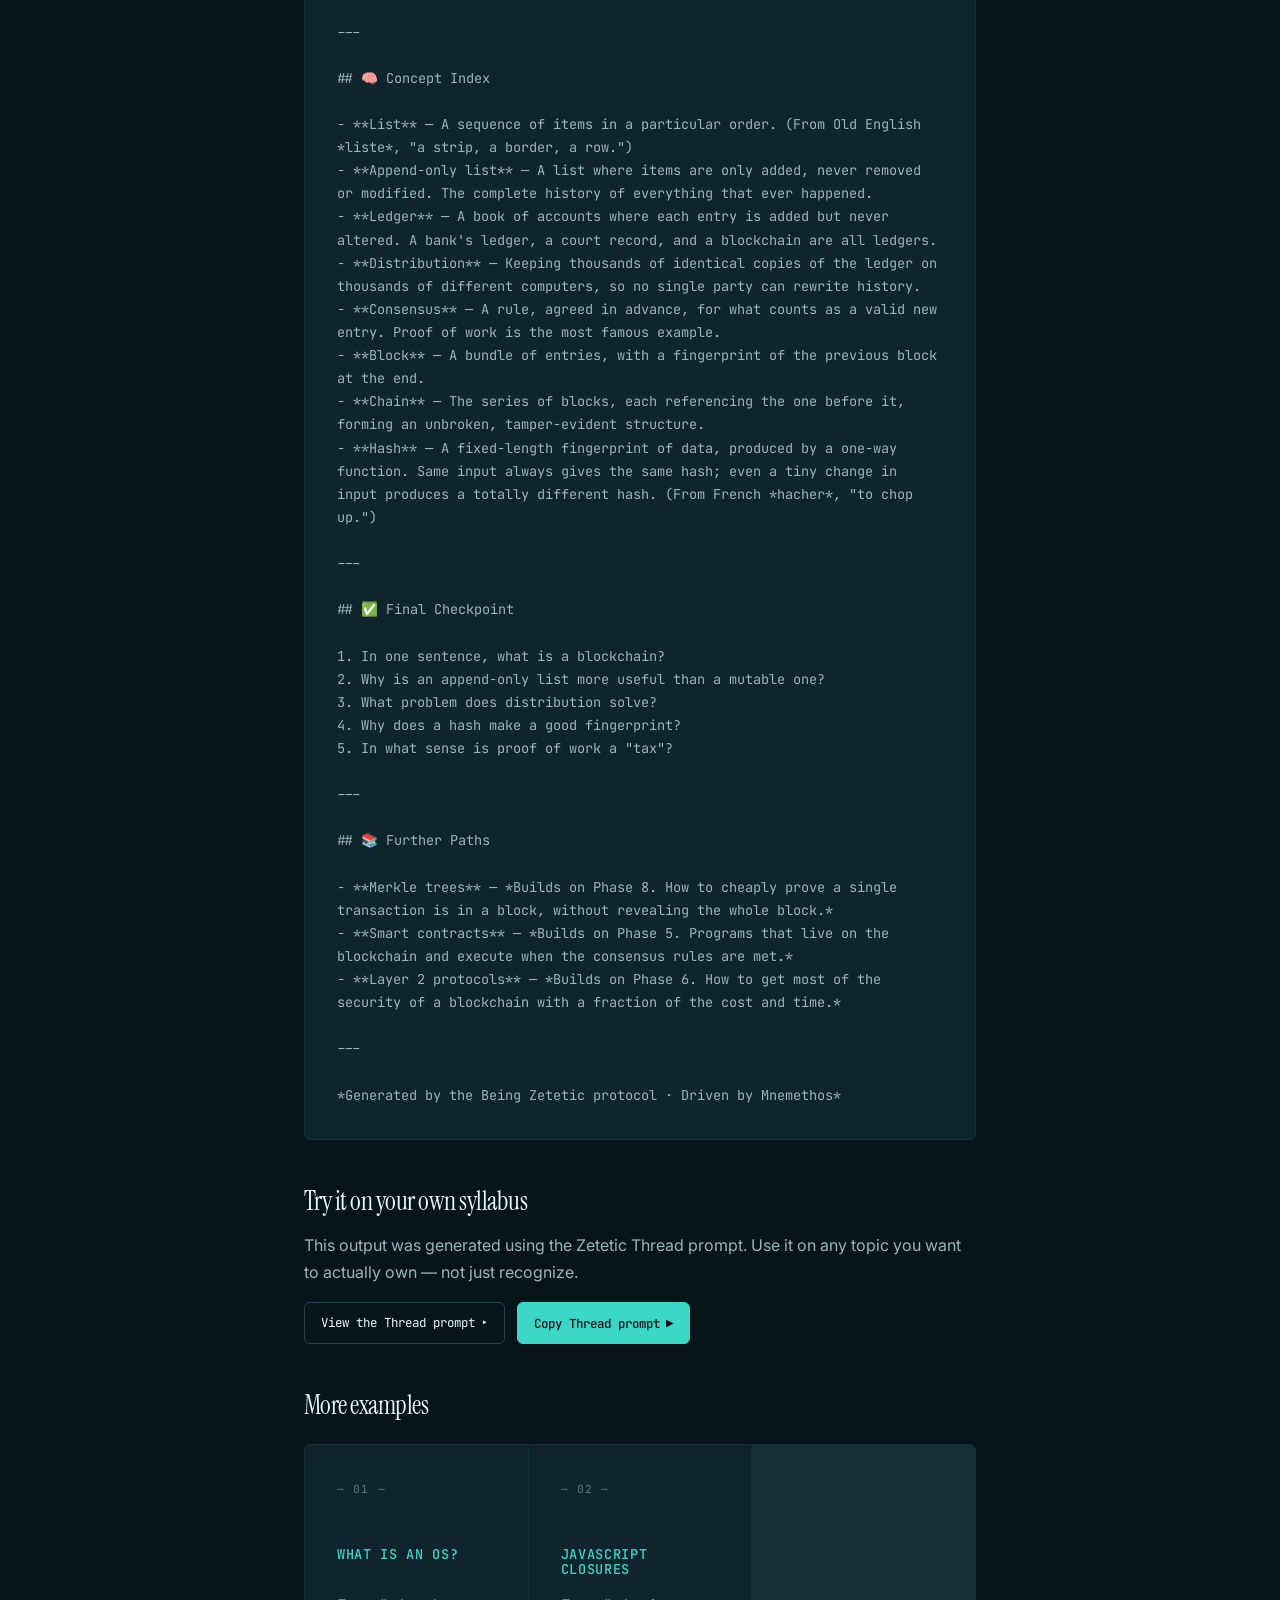
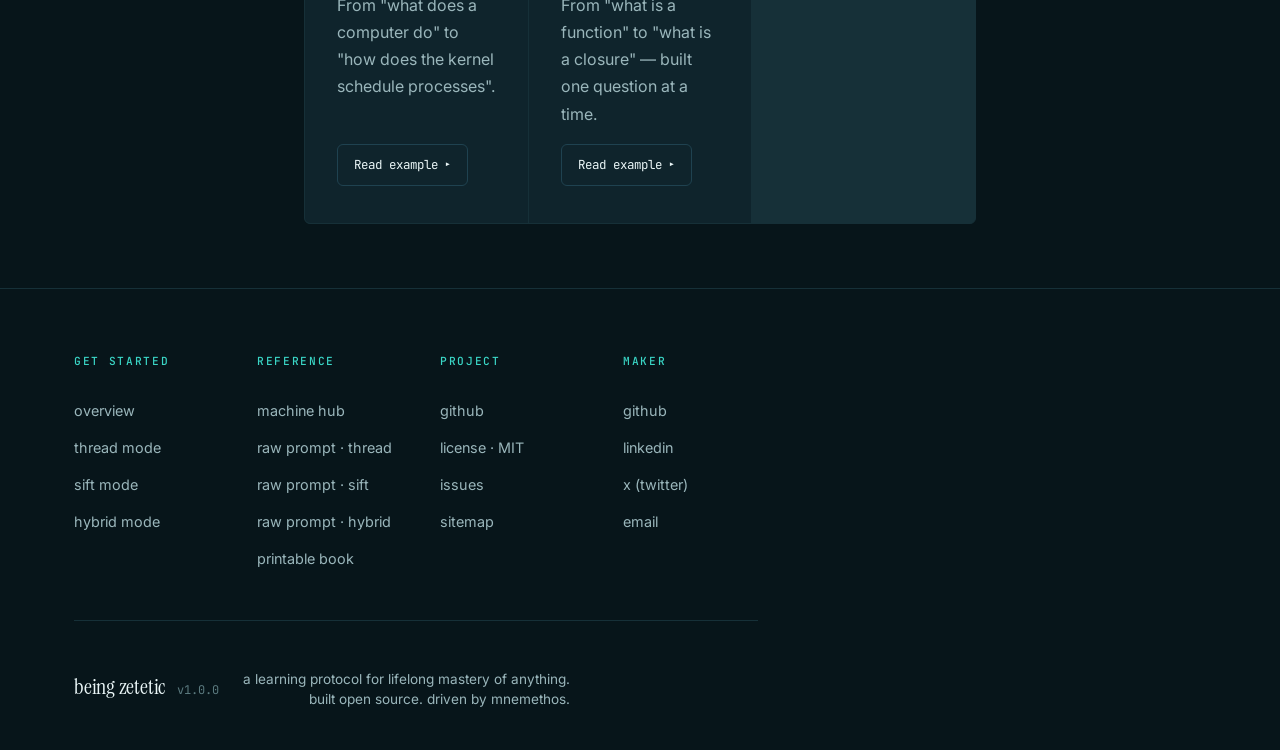
<file: examples/blockchain-basics.html>
<!doctype html>
<html lang="en">
<head>
  <meta charset="utf-8" />
  <meta name="viewport" content="width=device-width, initial-scale=1" />
  <title>Blockchain Basics — A Being Zetetic example · Thread mode</title>
  <meta name="description" content="A complete Zetetic Thread output on blockchain fundamentals, built one question at a time." />
  <meta name="theme-color" content="#07151a" />
  <link rel="canonical" href="https://beingseight.github.io/being-zetetic/examples/blockchain-basics" />
  <meta property="og:type" content="article" />
  <meta property="og:url" content="https://beingseight.github.io/being-zetetic/examples/blockchain-basics" />
  <meta property="og:title" content="Blockchain Basics — A Being Zetetic example · Thread mode" />
  <meta property="og:description" content="A complete Zetetic Thread output on blockchain fundamentals." />
  <meta property="og:image" content="https://beingseight.github.io/being-zetetic/assets/og-card.png" />
  <meta property="og:site_name" content="Being Zetetic" />
  <meta name="twitter:card" content="summary_large_image" />
  <meta name="twitter:title" content="Blockchain Basics — A Being Zetetic example" />
  <meta name="twitter:description" content="A complete Zetetic Thread output on blockchain fundamentals." />
  <meta name="twitter:image" content="https://beingseight.github.io/being-zetetic/assets/og-card.png" />
  <meta name="twitter:creator" content="@BeingSeight" />
  <link rel="icon" type="image/x-icon" href="../assets/favicon.ico" />
  <link rel="icon" type="image/png" sizes="32x32" href="../assets/favicon-32.png" />
  <link rel="icon" type="image/png" sizes="16x16" href="../assets/favicon-16.png" />
  <link rel="apple-touch-icon" sizes="180x180" href="../assets/favicon-180.png" />
  <link rel="icon" type="image/png" sizes="192x192" href="../assets/favicon-192.png" />
  <link rel="icon" type="image/png" sizes="512x512" href="../assets/favicon-512.png" />
  <link rel="stylesheet" href="https://fonts.googleapis.com/css2?family=Instrument+Serif:ital@0;1&family=Inter:wght@400;500&family=JetBrains+Mono:wght@400;500&display=swap" />
  <link rel="stylesheet" href="../assets/styles.css" />
</head>
<body>
  <nav class="top">
    <div class="wrap">
      <a href="../index.html" class="brand">
        <span class="brand-mark" aria-hidden="true"><img src="../assets/logo-light.png" alt="" decoding="async"></span>
        <span class="brand-sep" aria-hidden="true"></span>
        <span class="brand-text">
          <span class="title">Being <span class="em">Zetetic</span></span>
          <span class="sub">a learning protocol</span>
        </span>
      </a>
      <ul>
        <li><a href="../thread.html" data-path="thread.html">Thread</a></li>
        <li><a href="../sift.html" data-path="sift.html">Sift</a></li>
        <li><a href="../hybrid.html" data-path="hybrid.html">Hybrid</a></li>
        <li><a href="../mnemethos.html" data-path="mnemethos.html">Mnemethos</a></li>
        <li><a href="../machine.html" class="cta" data-path="machine.html">For AI ▸</a></li>
      </ul>
    </div>
  </nav>

  <main>
    <header class="page-head">
      <div class="wrap">
        <div class="crumb"><a href="../index.html">← Being Zetetic</a> &nbsp;/&nbsp; Examples &nbsp;/&nbsp; Blockchain Basics</div>
        <h1>What is a <span class="em">Blockchain</span>?</h1>
        <p class="sub">A complete Zetetic Thread output. Generated by the protocol for the syllabus "Blockchain — from first principles, no hype".</p>
        <div class="meta">
          <div>Mode · <span>Zetetic Thread</span></div>
          <div>Topic · <span>Blockchain Fundamentals</span></div>
          <div>Format · <span>plain-text thought-map</span></div>
        </div>
      </div>
    </header>

    <section class="content">
      <div class="wrap prose">
        <div class="example">---
title: "What is a Blockchain?"
author: "Generated via Being Zetetic · Zetetic Thread"
date: "2026-06-15"
geometry: margin=2.2cm
fontsize: 11pt
---

# What is a Blockchain?

> *A no-hype foundation. From "what is a list" to "why is a
> hash unforgeable."*

---

## 📖 Overview

This document walks you, one question at a time, from the simplest idea of a list to the architecture of a blockchain. By the end, you should be able to explain, to a non-technical friend, why a blockchain exists, what problem it solves that an ordinary database doesn't, and what a hash function has to do with any of it.

---

## 🧭 Map

- **Phase 1.** What is a list?
- **Phase 2.** What does "appending" do?
- **Phase 3.** What does the latest list contain that the first one doesn't?
- **Phase 4.** What stops one place from being dishonest about the ledger?
- **Phase 5.** How do 10,000 copies agree on a new entry?
- **Phase 6.** When does a new entry "stick"?
- **Phase 7.** Why do we call this whole structure a "block"-chain?
- **Phase 8.** What is a fingerprint of a block?

---

## 🧵 The Thread

### ❓ Phase 1 — Lists

> What is a list?

**Answer.** A list is a sequence of items in a particular order.

**Why this matters.** The word *list* comes from Old English *liste* — "a strip, a border, a row." A list is a row of things. The order is part of what makes it a list; the same items in a different order are a different list. Think of a list as a queue at a coffee shop: the first person in line is served first. The order matters.

➡️ **Next question.** If a list is just a sequence, what's special about appending an item to it — what does "appending" actually do?

---

### ❓ Phase 2 — Append-only

> What does "appending" do?

**Answer.** Appending means: take the current list, and produce a new list that is identical except for one extra item at the end. Crucially, appending does *not* change the old list. The old list still exists, in its original form, with its original length.

**Why this matters.** In a notebook, you can't unwrite a page. But you can take a fresh notebook and copy every page from the old one, then add your new page. The new notebook is the appended list. The old one is still around.

➡️ **Next question.** If we never change old lists and we only append, what does the latest list look like compared to the first one?

---

### ❓ Phase 3 — History

> What does the latest list contain that the first one doesn't?

**Answer.** Every item that was ever appended, in the order it was appended.

**Why this matters.** This is the key insight: an append-only list is a *history*. It is the complete record of everything that ever happened, in order. Nothing was edited. Nothing was deleted. Nothing was rewritten. The word *ledger* means exactly this: a book of accounts where each entry is added but never altered. A bank's ledger is an append-only list. So is a court record. So is a blockchain.

➡️ **Next question.** If the list lives in one place — one computer, one notebook — what stops that one place from being dishonest about what it contains?

---

### ❓ Phase 4 — Distribution

> What stops one place from being dishonest about the ledger?

**Answer.** If only one copy exists, nothing. The holder of that copy can change it, deny entries, or fabricate ones that never happened. The fix is *distribution*: keep thousands of identical copies of the list on thousands of different computers, run by thousands of different people, in thousands of different jurisdictions.

**Why this matters.** No single one of them can change the list without the other 9,999 disagreeing. Trust is replaced by agreement among many.

➡️ **Next question.** If we have 10,000 copies, how do they agree on what's in the list — what's the rule for adding a new entry?

---

### ❓ Phase 5 — Consensus

> How do 10,000 copies agree on a new entry?

**Answer.** Through *consensus*: a rule, agreed in advance, for what counts as a valid new entry. The most famous rule is "proof of work": to add a new entry, you must do a small but real amount of computational work that the others can quickly verify.

**Why this matters.** The work is a kind of tax. It costs time and electricity, but it costs the cheater more than the honest participant. The system is designed so that honesty is cheaper than cheating.

➡️ **Next question.** When does a new entry become part of the official list — how do we know it stuck?

---

### ❓ Phase 6 — Finality

> When does a new entry "stick"?

**Answer.** When enough copies have accepted it that reversing the decision would be more expensive than accepting it.

**Why this matters.** In Bitcoin, the rule is "six confirmations" — once six more entries have been added on top of yours, the cost of rewriting history is so high that the entry is considered final. The metaphor: each new entry is a layer of concrete poured on top of the previous one. After enough layers, the bottom is permanent.

➡️ **Next question.** Why do we call this whole structure a "block"-chain?

---

### ❓ Phase 7 — Block-chain

> Why "block-chain"?

**Answer.** Because the entries are bundled into *blocks*, and each block contains a reference to the block that came before it. The references form a *chain*.

**Why this matters.** Each block holds a few hundred entries. At the end of the block is a pointer — a kind of fingerprint — of the previous block. Change one character in any previous block, and the fingerprint breaks, and every honest copy knows the chain has been tampered with. Think of the chain as a stack of sealed envelopes. If you break the seal of any envelope, every envelope above it becomes invalid.

➡️ **Next question.** What does a "fingerprint" of a block look like, and why is it useful?

---

### ❓ Phase 8 — Hashes

> What is a fingerprint of a block?

**Answer.** A *hash* — a fixed-length string of characters produced by running the block's contents through a mathematical function. The same input always produces the same hash. Even a tiny change in the input produces a totally different hash.

**Why this matters.** A good hash function is one-way: you can compute the hash from the input, but you cannot compute the input from the hash. The word *hash* comes from the French *hacher* — "to chop up." A hash chops the input into a fixed-size pulp that cannot be reassembled.

---

## 🧠 Concept Index

- **List** — A sequence of items in a particular order. (From Old English *liste*, "a strip, a border, a row.")
- **Append-only list** — A list where items are only added, never removed or modified. The complete history of everything that ever happened.
- **Ledger** — A book of accounts where each entry is added but never altered. A bank's ledger, a court record, and a blockchain are all ledgers.
- **Distribution** — Keeping thousands of identical copies of the ledger on thousands of different computers, so no single party can rewrite history.
- **Consensus** — A rule, agreed in advance, for what counts as a valid new entry. Proof of work is the most famous example.
- **Block** — A bundle of entries, with a fingerprint of the previous block at the end.
- **Chain** — The series of blocks, each referencing the one before it, forming an unbroken, tamper-evident structure.
- **Hash** — A fixed-length fingerprint of data, produced by a one-way function. Same input always gives the same hash; even a tiny change in input produces a totally different hash. (From French *hacher*, "to chop up.")

---

## ✅ Final Checkpoint

1. In one sentence, what is a blockchain?
2. Why is an append-only list more useful than a mutable one?
3. What problem does distribution solve?
4. Why does a hash make a good fingerprint?
5. In what sense is proof of work a "tax"?

---

## 📚 Further Paths

- **Merkle trees** — *Builds on Phase 8. How to cheaply prove a single transaction is in a block, without revealing the whole block.*
- **Smart contracts** — *Builds on Phase 5. Programs that live on the blockchain and execute when the consensus rules are met.*
- **Layer 2 protocols** — *Builds on Phase 6. How to get most of the security of a blockchain with a fraction of the cost and time.*

---

*Generated by the Being Zetetic protocol · Driven by Mnemethos*</div>

        <h2>Try it on your own syllabus</h2>
        <p>This output was generated using the Zetetic Thread prompt. Use it on any topic you want to actually own — not just recognize.</p>
        <div style="display: flex; gap: 12px; flex-wrap: wrap;">
          <a href="../thread.html" class="btn">View the Thread prompt <span class="arrow">▸</span></a>
          <button class="btn primary" data-copy="thread">Copy Thread prompt <span class="arrow">▶</span></button>
        </div>

        <h2>More examples</h2>
        <div class="modes" style="margin-top: 24px;">
          <a href="operating-systems.html" class="mode" style="text-decoration: none;">
            <div class="num">— 01 —</div>
            <h3>What is an OS?</h3>
            <p>From "what does a computer do" to "how does the kernel schedule processes".</p>
            <div class="actions"><span class="btn">Read example <span class="arrow">▸</span></span></div>
          </a>
          <a href="javascript-closures.html" class="mode" style="text-decoration: none;">
            <div class="num">— 02 —</div>
            <h3>JavaScript Closures</h3>
            <p>From "what is a function" to "what is a closure" — built one question at a time.</p>
            <div class="actions"><span class="btn">Read example <span class="arrow">▸</span></span></div>
          </a>
        </div>
      </div>
    </section>
    <footer class="bigfoot">
  <div class="wrap">
    <div class="bigfoot-grid">
      <div class="bigfoot-col">
        <div class="bigfoot-h">Get started</div>
        <a href="../index.html">overview</a>
        <a href="../thread.html">thread mode</a>
        <a href="../sift.html">sift mode</a>
        <a href="../hybrid.html">hybrid mode</a>
      </div>
      <div class="bigfoot-col">
        <div class="bigfoot-h">Reference</div>
        <a href="../machine.html">machine hub</a>
        <a href="../machine-thread.html">raw prompt · thread</a>
        <a href="../machine-sift.html">raw prompt · sift</a>
        <a href="../machine-hybrid.html">raw prompt · hybrid</a>
        <a href="../print.html">printable book</a>
      </div>
      <div class="bigfoot-col">
        <div class="bigfoot-h">Project</div>
        <a href="https://github.com/BeingSeight/being-zetetic">github</a>
        <a href="https://github.com/BeingSeight/being-zetetic/blob/main/LICENSE">license · MIT</a>
        <a href="https://github.com/BeingSeight/being-zetetic/issues">issues</a>
        <a href="https://beingseight.github.io/being-zetetic/sitemap.xml">sitemap</a>
      </div>
      <div class="bigfoot-col">
        <div class="bigfoot-h">maker</div>
        <a href="https://github.com/BeingSeight">github</a>
        <a href="https://www.linkedin.com/in/BeingSeight">linkedin</a>
        <a href="https://x.com/BeingSeight">x (twitter)</a>
        <a href="mailto:BeingSeight@gmail.com">email</a>
      </div>
    </div>
    <div class="bigfoot-meta">
      <div class="bigfoot-meta-left">
        <span class="bigfoot-product">being zetetic</span>
        <span class="bigfoot-version">v1.0.0</span>
      </div>
      <div class="bigfoot-meta-right">
        a learning protocol for lifelong mastery of anything.
        <br/>built open source. driven by mnemethos.
      </div>
    </div>
  </div>
</footer>

  </main>

  <script src="../assets/prompts.js"></script>
  <script src="../assets/app.js"></script>
  <script src="../assets/analytics.js"></script>
  <script src="../assets/maker.js"></script>
  <script src="../assets/meta.js"></script>
</body>
</html>
</file>
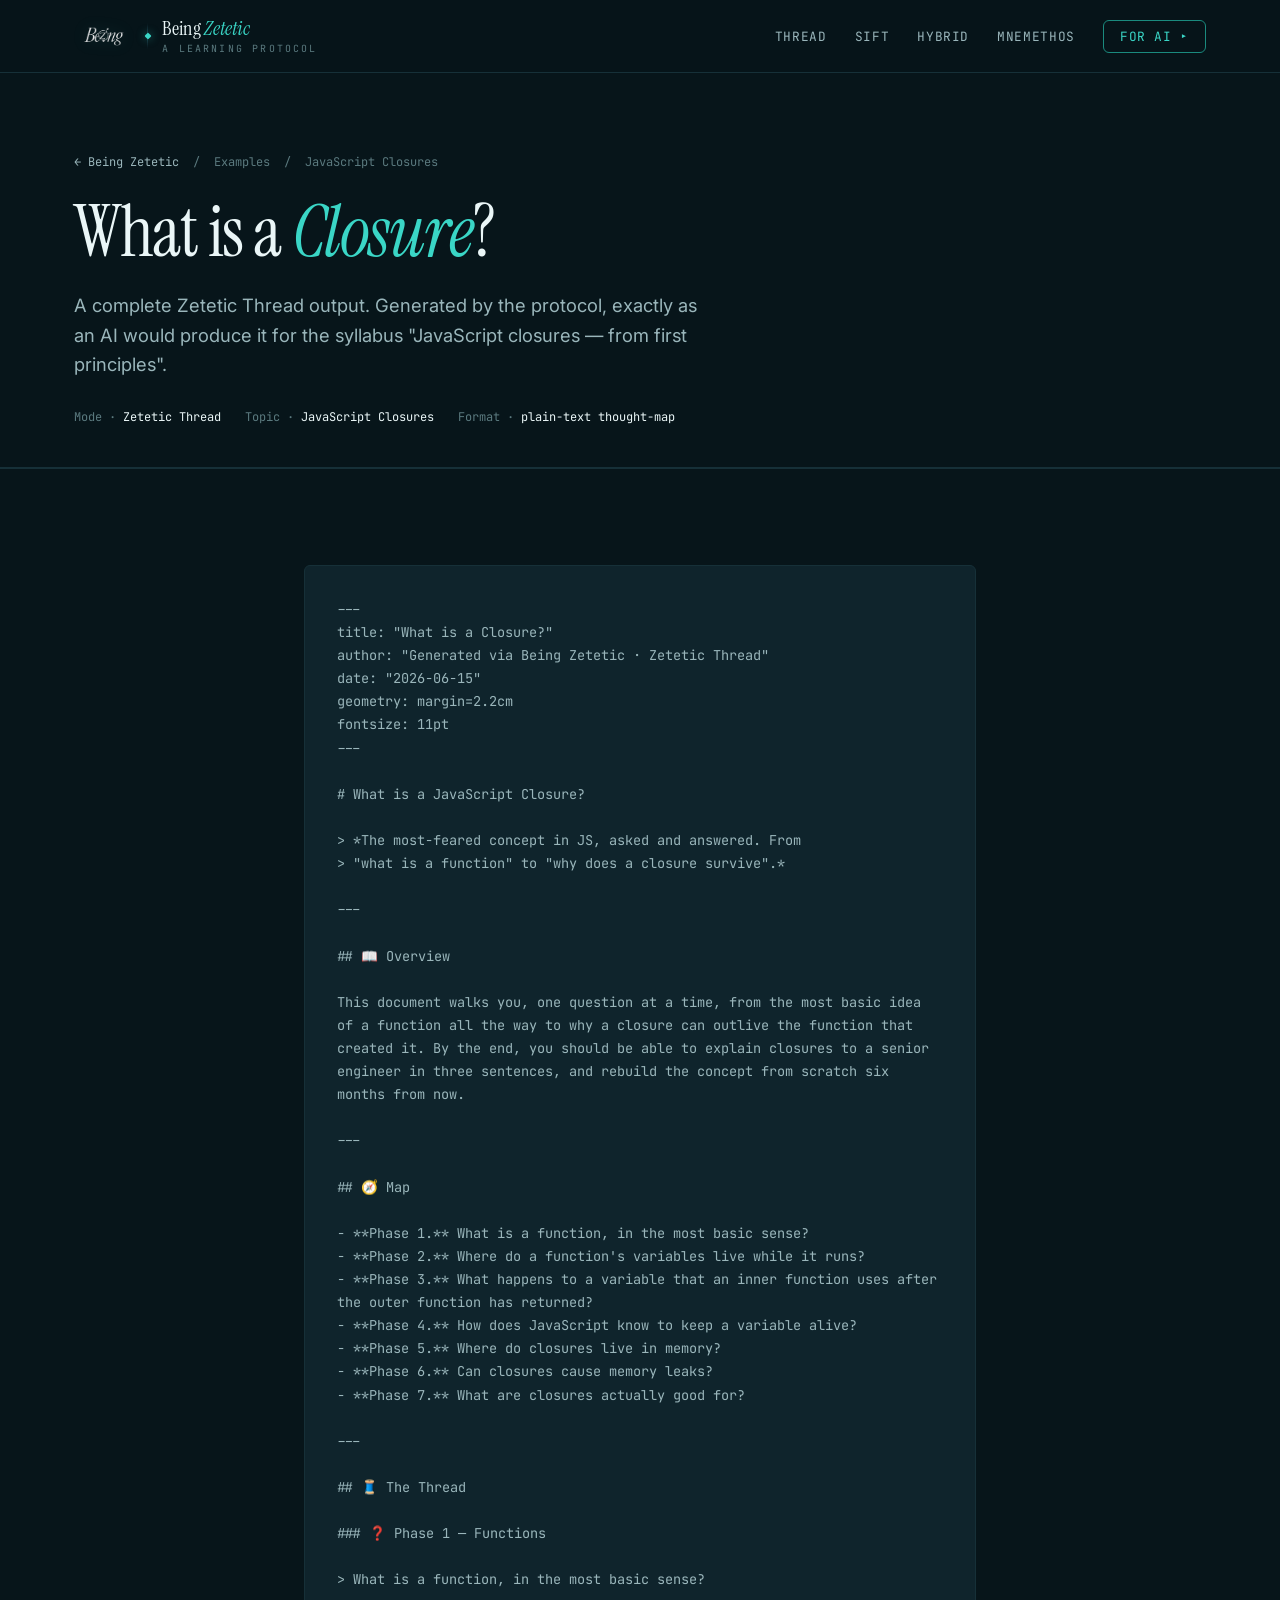
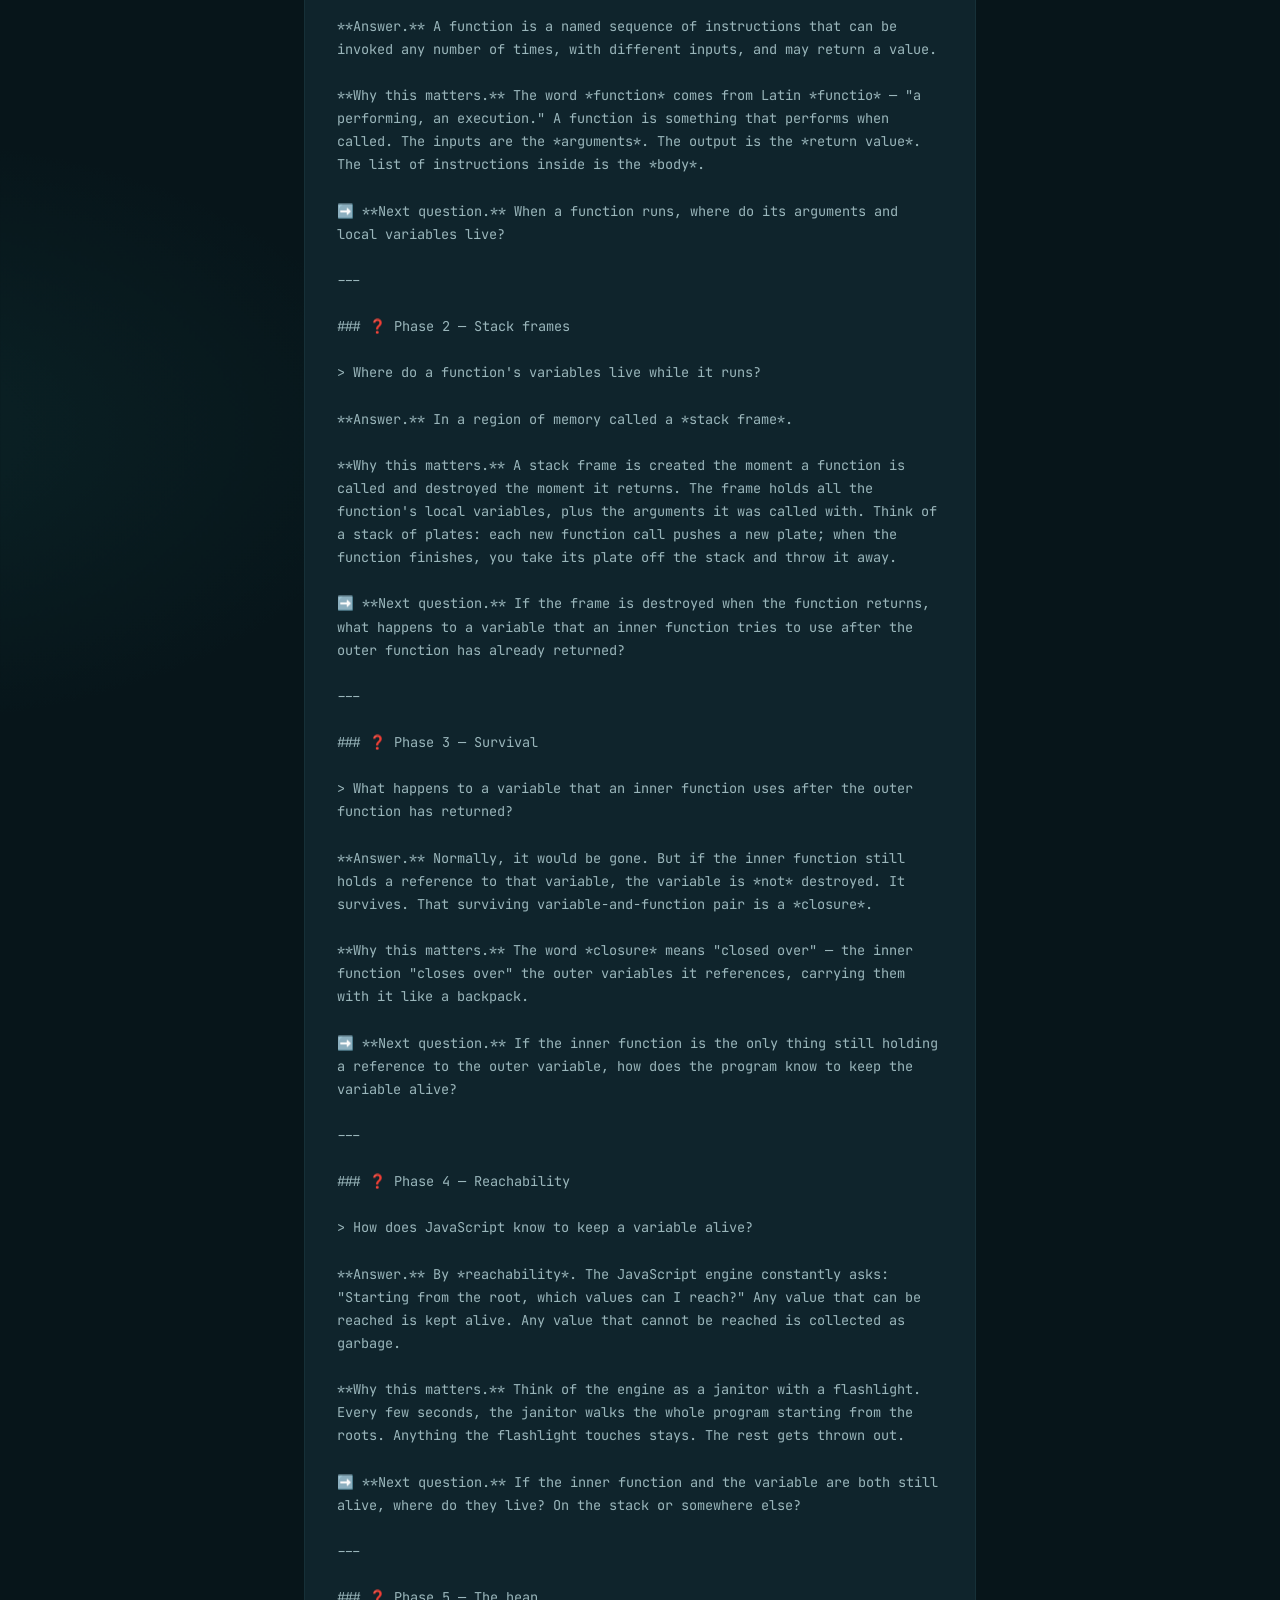
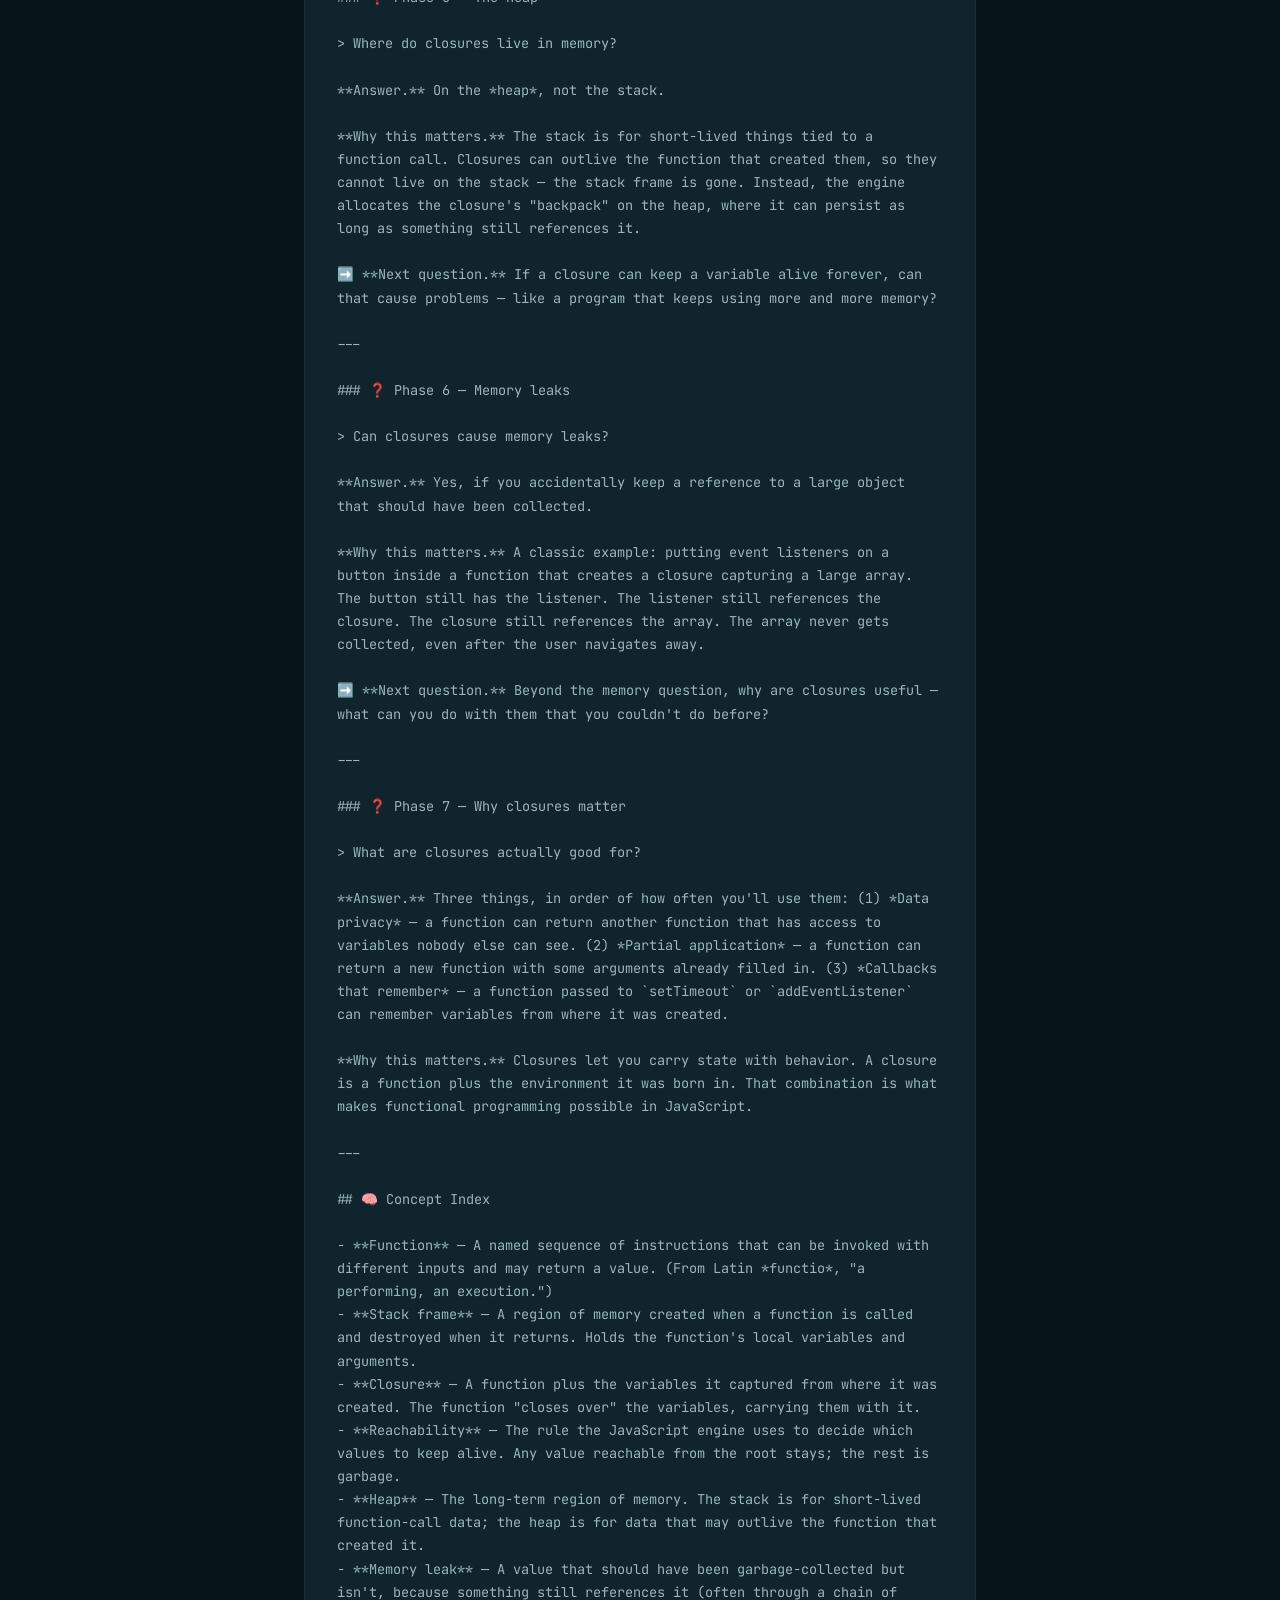
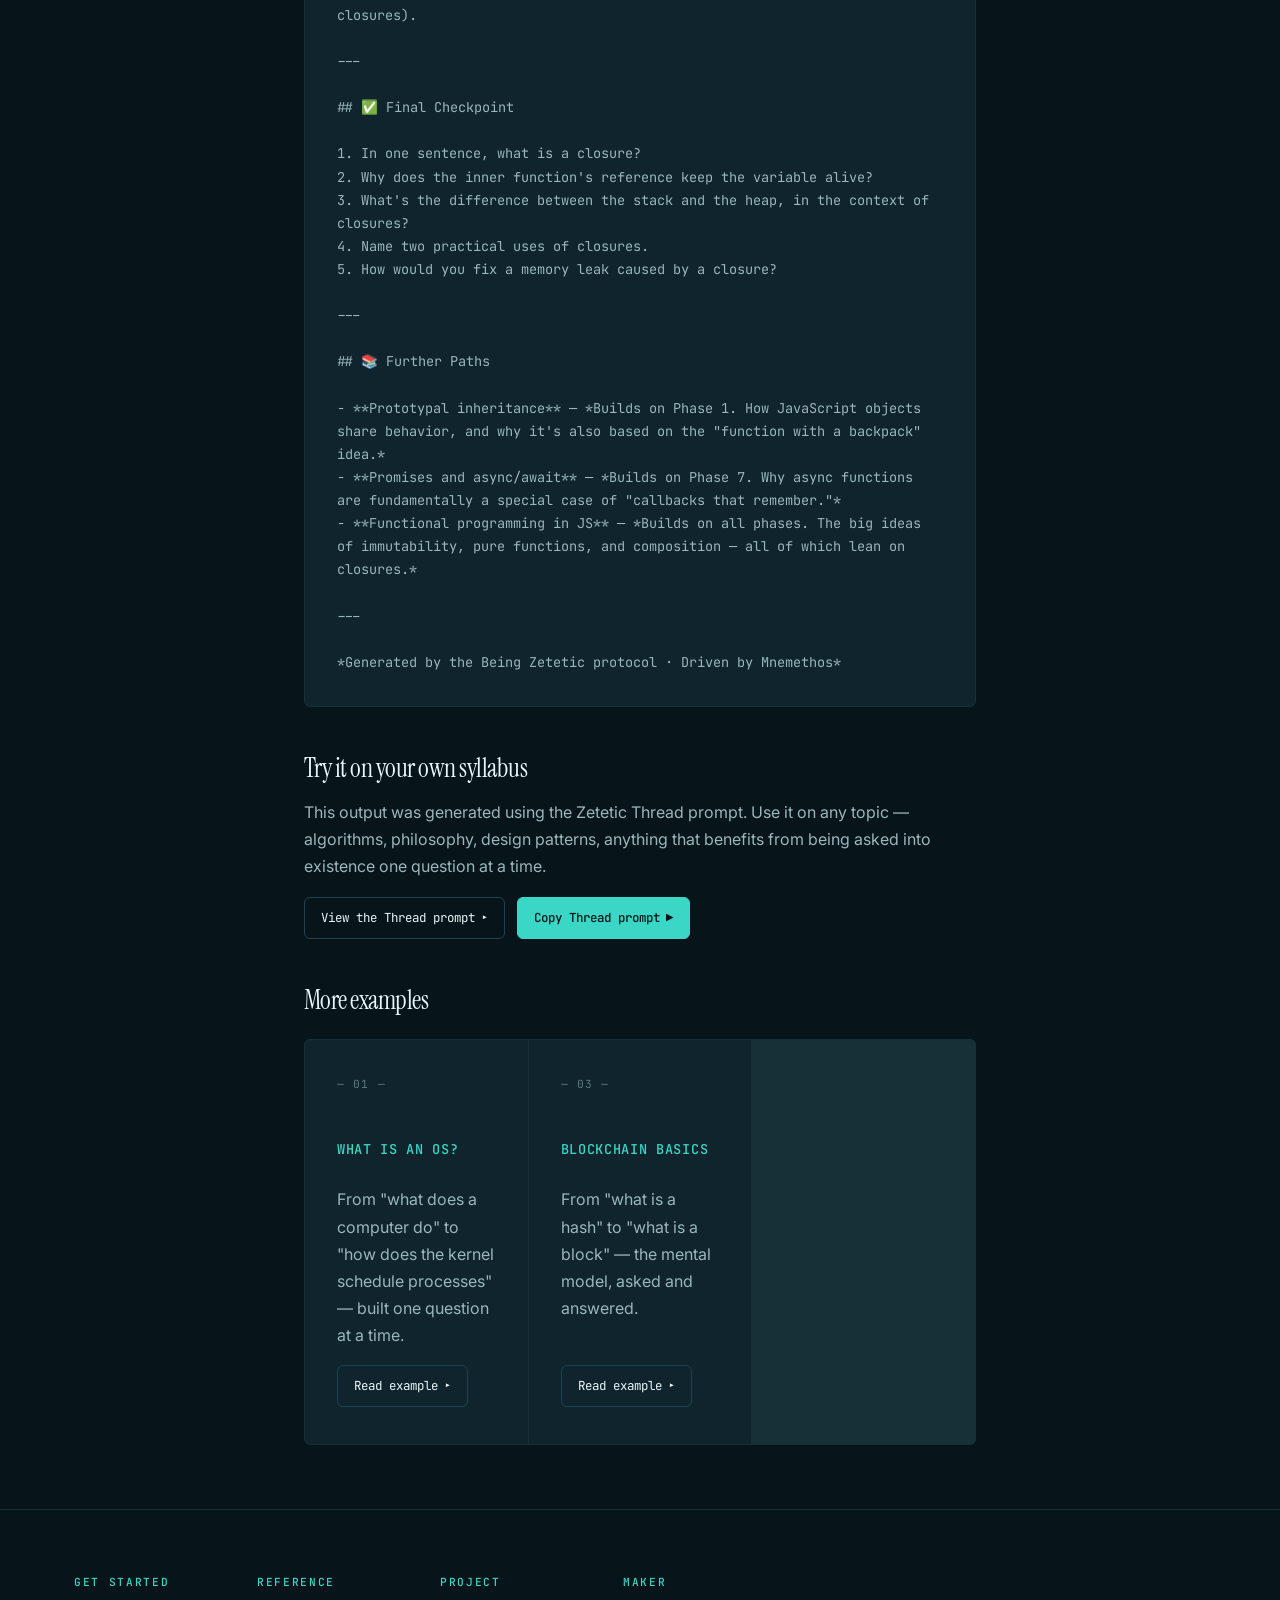
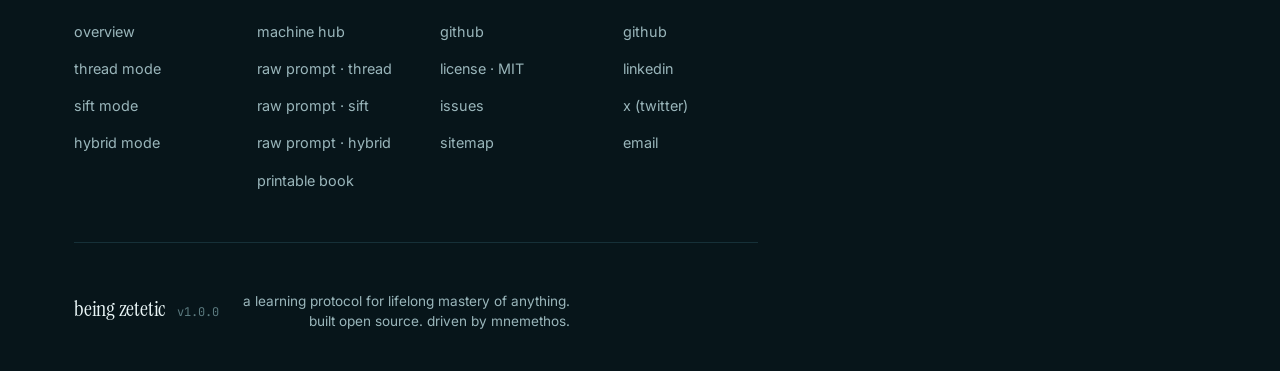
<file: examples/javascript-closures.html>
<!doctype html>
<html lang="en">
<head>
  <meta charset="utf-8" />
  <meta name="viewport" content="width=device-width, initial-scale=1" />
  <title>JavaScript Closures — A Being Zetetic example · Thread mode</title>
  <meta name="description" content="A complete Zetetic Thread output on JavaScript closures, built one question at a time." />
  <meta name="theme-color" content="#07151a" />
  <link rel="canonical" href="https://beingseight.github.io/being-zetetic/examples/javascript-closures" />
  <meta property="og:type" content="article" />
  <meta property="og:url" content="https://beingseight.github.io/being-zetetic/examples/javascript-closures" />
  <meta property="og:title" content="JavaScript Closures — A Being Zetetic example · Thread mode" />
  <meta property="og:description" content="A complete Zetetic Thread output on JavaScript closures, built one question at a time." />
  <meta property="og:image" content="https://beingseight.github.io/being-zetetic/assets/og-card.png" />
  <meta property="og:site_name" content="Being Zetetic" />
  <meta name="twitter:card" content="summary_large_image" />
  <meta name="twitter:title" content="JavaScript Closures — A Being Zetetic example" />
  <meta name="twitter:description" content="A complete Zetetic Thread output on JavaScript closures." />
  <meta name="twitter:image" content="https://beingseight.github.io/being-zetetic/assets/og-card.png" />
  <meta name="twitter:creator" content="@BeingSeight" />
  <link rel="icon" type="image/x-icon" href="../assets/favicon.ico" />
  <link rel="icon" type="image/png" sizes="32x32" href="../assets/favicon-32.png" />
  <link rel="icon" type="image/png" sizes="16x16" href="../assets/favicon-16.png" />
  <link rel="apple-touch-icon" sizes="180x180" href="../assets/favicon-180.png" />
  <link rel="icon" type="image/png" sizes="192x192" href="../assets/favicon-192.png" />
  <link rel="icon" type="image/png" sizes="512x512" href="../assets/favicon-512.png" />
  <link rel="stylesheet" href="https://fonts.googleapis.com/css2?family=Instrument+Serif:ital@0;1&family=Inter:wght@400;500&family=JetBrains+Mono:wght@400;500&display=swap" />
  <link rel="stylesheet" href="../assets/styles.css" />
</head>
<body>
  <nav class="top">
    <div class="wrap">
      <a href="../index.html" class="brand">
        <span class="brand-mark" aria-hidden="true"><img src="../assets/logo-light.png" alt="" decoding="async"></span>
        <span class="brand-sep" aria-hidden="true"></span>
        <span class="brand-text">
          <span class="title">Being <span class="em">Zetetic</span></span>
          <span class="sub">a learning protocol</span>
        </span>
      </a>
      <ul>
        <li><a href="../thread.html" data-path="thread.html">Thread</a></li>
        <li><a href="../sift.html" data-path="sift.html">Sift</a></li>
        <li><a href="../hybrid.html" data-path="hybrid.html">Hybrid</a></li>
        <li><a href="../mnemethos.html" data-path="mnemethos.html">Mnemethos</a></li>
        <li><a href="../machine.html" class="cta" data-path="machine.html">For AI ▸</a></li>
      </ul>
    </div>
  </nav>

  <main>
    <header class="page-head">
      <div class="wrap">
        <div class="crumb"><a href="../index.html">← Being Zetetic</a> &nbsp;/&nbsp; Examples &nbsp;/&nbsp; JavaScript Closures</div>
        <h1>What is a <span class="em">Closure</span>?</h1>
        <p class="sub">A complete Zetetic Thread output. Generated by the protocol, exactly as an AI would produce it for the syllabus "JavaScript closures — from first principles".</p>
        <div class="meta">
          <div>Mode · <span>Zetetic Thread</span></div>
          <div>Topic · <span>JavaScript Closures</span></div>
          <div>Format · <span>plain-text thought-map</span></div>
        </div>
      </div>
    </header>

    <section class="content">
      <div class="wrap prose">
        <div class="example">---
title: "What is a Closure?"
author: "Generated via Being Zetetic · Zetetic Thread"
date: "2026-06-15"
geometry: margin=2.2cm
fontsize: 11pt
---

# What is a JavaScript Closure?

> *The most-feared concept in JS, asked and answered. From
> "what is a function" to "why does a closure survive".*

---

## 📖 Overview

This document walks you, one question at a time, from the most basic idea of a function all the way to why a closure can outlive the function that created it. By the end, you should be able to explain closures to a senior engineer in three sentences, and rebuild the concept from scratch six months from now.

---

## 🧭 Map

- **Phase 1.** What is a function, in the most basic sense?
- **Phase 2.** Where do a function's variables live while it runs?
- **Phase 3.** What happens to a variable that an inner function uses after the outer function has returned?
- **Phase 4.** How does JavaScript know to keep a variable alive?
- **Phase 5.** Where do closures live in memory?
- **Phase 6.** Can closures cause memory leaks?
- **Phase 7.** What are closures actually good for?

---

## 🧵 The Thread

### ❓ Phase 1 — Functions

> What is a function, in the most basic sense?

**Answer.** A function is a named sequence of instructions that can be invoked any number of times, with different inputs, and may return a value.

**Why this matters.** The word *function* comes from Latin *functio* — "a performing, an execution." A function is something that performs when called. The inputs are the *arguments*. The output is the *return value*. The list of instructions inside is the *body*.

➡️ **Next question.** When a function runs, where do its arguments and local variables live?

---

### ❓ Phase 2 — Stack frames

> Where do a function's variables live while it runs?

**Answer.** In a region of memory called a *stack frame*.

**Why this matters.** A stack frame is created the moment a function is called and destroyed the moment it returns. The frame holds all the function's local variables, plus the arguments it was called with. Think of a stack of plates: each new function call pushes a new plate; when the function finishes, you take its plate off the stack and throw it away.

➡️ **Next question.** If the frame is destroyed when the function returns, what happens to a variable that an inner function tries to use after the outer function has already returned?

---

### ❓ Phase 3 — Survival

> What happens to a variable that an inner function uses after the outer function has returned?

**Answer.** Normally, it would be gone. But if the inner function still holds a reference to that variable, the variable is *not* destroyed. It survives. That surviving variable-and-function pair is a *closure*.

**Why this matters.** The word *closure* means "closed over" — the inner function "closes over" the outer variables it references, carrying them with it like a backpack.

➡️ **Next question.** If the inner function is the only thing still holding a reference to the outer variable, how does the program know to keep the variable alive?

---

### ❓ Phase 4 — Reachability

> How does JavaScript know to keep a variable alive?

**Answer.** By *reachability*. The JavaScript engine constantly asks: "Starting from the root, which values can I reach?" Any value that can be reached is kept alive. Any value that cannot be reached is collected as garbage.

**Why this matters.** Think of the engine as a janitor with a flashlight. Every few seconds, the janitor walks the whole program starting from the roots. Anything the flashlight touches stays. The rest gets thrown out.

➡️ **Next question.** If the inner function and the variable are both still alive, where do they live? On the stack or somewhere else?

---

### ❓ Phase 5 — The heap

> Where do closures live in memory?

**Answer.** On the *heap*, not the stack.

**Why this matters.** The stack is for short-lived things tied to a function call. Closures can outlive the function that created them, so they cannot live on the stack — the stack frame is gone. Instead, the engine allocates the closure's "backpack" on the heap, where it can persist as long as something still references it.

➡️ **Next question.** If a closure can keep a variable alive forever, can that cause problems — like a program that keeps using more and more memory?

---

### ❓ Phase 6 — Memory leaks

> Can closures cause memory leaks?

**Answer.** Yes, if you accidentally keep a reference to a large object that should have been collected.

**Why this matters.** A classic example: putting event listeners on a button inside a function that creates a closure capturing a large array. The button still has the listener. The listener still references the closure. The closure still references the array. The array never gets collected, even after the user navigates away.

➡️ **Next question.** Beyond the memory question, why are closures useful — what can you do with them that you couldn't do before?

---

### ❓ Phase 7 — Why closures matter

> What are closures actually good for?

**Answer.** Three things, in order of how often you'll use them: (1) *Data privacy* — a function can return another function that has access to variables nobody else can see. (2) *Partial application* — a function can return a new function with some arguments already filled in. (3) *Callbacks that remember* — a function passed to `setTimeout` or `addEventListener` can remember variables from where it was created.

**Why this matters.** Closures let you carry state with behavior. A closure is a function plus the environment it was born in. That combination is what makes functional programming possible in JavaScript.

---

## 🧠 Concept Index

- **Function** — A named sequence of instructions that can be invoked with different inputs and may return a value. (From Latin *functio*, "a performing, an execution.")
- **Stack frame** — A region of memory created when a function is called and destroyed when it returns. Holds the function's local variables and arguments.
- **Closure** — A function plus the variables it captured from where it was created. The function "closes over" the variables, carrying them with it.
- **Reachability** — The rule the JavaScript engine uses to decide which values to keep alive. Any value reachable from the root stays; the rest is garbage.
- **Heap** — The long-term region of memory. The stack is for short-lived function-call data; the heap is for data that may outlive the function that created it.
- **Memory leak** — A value that should have been garbage-collected but isn't, because something still references it (often through a chain of closures).

---

## ✅ Final Checkpoint

1. In one sentence, what is a closure?
2. Why does the inner function's reference keep the variable alive?
3. What's the difference between the stack and the heap, in the context of closures?
4. Name two practical uses of closures.
5. How would you fix a memory leak caused by a closure?

---

## 📚 Further Paths

- **Prototypal inheritance** — *Builds on Phase 1. How JavaScript objects share behavior, and why it's also based on the "function with a backpack" idea.*
- **Promises and async/await** — *Builds on Phase 7. Why async functions are fundamentally a special case of "callbacks that remember."*
- **Functional programming in JS** — *Builds on all phases. The big ideas of immutability, pure functions, and composition — all of which lean on closures.*

---

*Generated by the Being Zetetic protocol · Driven by Mnemethos*</div>

        <h2>Try it on your own syllabus</h2>
        <p>This output was generated using the Zetetic Thread prompt. Use it on any topic — algorithms, philosophy, design patterns, anything that benefits from being asked into existence one question at a time.</p>
        <div style="display: flex; gap: 12px; flex-wrap: wrap;">
          <a href="../thread.html" class="btn">View the Thread prompt <span class="arrow">▸</span></a>
          <button class="btn primary" data-copy="thread">Copy Thread prompt <span class="arrow">▶</span></button>
        </div>

        <h2>More examples</h2>
        <div class="modes" style="margin-top: 24px;">
          <a href="operating-systems.html" class="mode" style="text-decoration: none;">
            <div class="num">— 01 —</div>
            <h3>What is an OS?</h3>
            <p>From "what does a computer do" to "how does the kernel schedule processes" — built one question at a time.</p>
            <div class="actions"><span class="btn">Read example <span class="arrow">▸</span></span></div>
          </a>
          <a href="blockchain-basics.html" class="mode" style="text-decoration: none;">
            <div class="num">— 03 —</div>
            <h3>Blockchain Basics</h3>
            <p>From "what is a hash" to "what is a block" — the mental model, asked and answered.</p>
            <div class="actions"><span class="btn">Read example <span class="arrow">▸</span></span></div>
          </a>
        </div>
      </div>
    </section>
    <footer class="bigfoot">
  <div class="wrap">
    <div class="bigfoot-grid">
      <div class="bigfoot-col">
        <div class="bigfoot-h">Get started</div>
        <a href="../index.html">overview</a>
        <a href="../thread.html">thread mode</a>
        <a href="../sift.html">sift mode</a>
        <a href="../hybrid.html">hybrid mode</a>
      </div>
      <div class="bigfoot-col">
        <div class="bigfoot-h">Reference</div>
        <a href="../machine.html">machine hub</a>
        <a href="../machine-thread.html">raw prompt · thread</a>
        <a href="../machine-sift.html">raw prompt · sift</a>
        <a href="../machine-hybrid.html">raw prompt · hybrid</a>
        <a href="../print.html">printable book</a>
      </div>
      <div class="bigfoot-col">
        <div class="bigfoot-h">Project</div>
        <a href="https://github.com/BeingSeight/being-zetetic">github</a>
        <a href="https://github.com/BeingSeight/being-zetetic/blob/main/LICENSE">license · MIT</a>
        <a href="https://github.com/BeingSeight/being-zetetic/issues">issues</a>
        <a href="https://beingseight.github.io/being-zetetic/sitemap.xml">sitemap</a>
      </div>
      <div class="bigfoot-col">
        <div class="bigfoot-h">maker</div>
        <a href="https://github.com/BeingSeight">github</a>
        <a href="https://www.linkedin.com/in/BeingSeight">linkedin</a>
        <a href="https://x.com/BeingSeight">x (twitter)</a>
        <a href="mailto:BeingSeight@gmail.com">email</a>
      </div>
    </div>
    <div class="bigfoot-meta">
      <div class="bigfoot-meta-left">
        <span class="bigfoot-product">being zetetic</span>
        <span class="bigfoot-version">v1.0.0</span>
      </div>
      <div class="bigfoot-meta-right">
        a learning protocol for lifelong mastery of anything.
        <br/>built open source. driven by mnemethos.
      </div>
    </div>
  </div>
</footer>

  </main>

  <script src="../assets/prompts.js"></script>
  <script src="../assets/app.js"></script>
  <script src="../assets/analytics.js"></script>
  <script src="../assets/maker.js"></script>
  <script src="../assets/meta.js"></script>
</body>
</html>
</file>
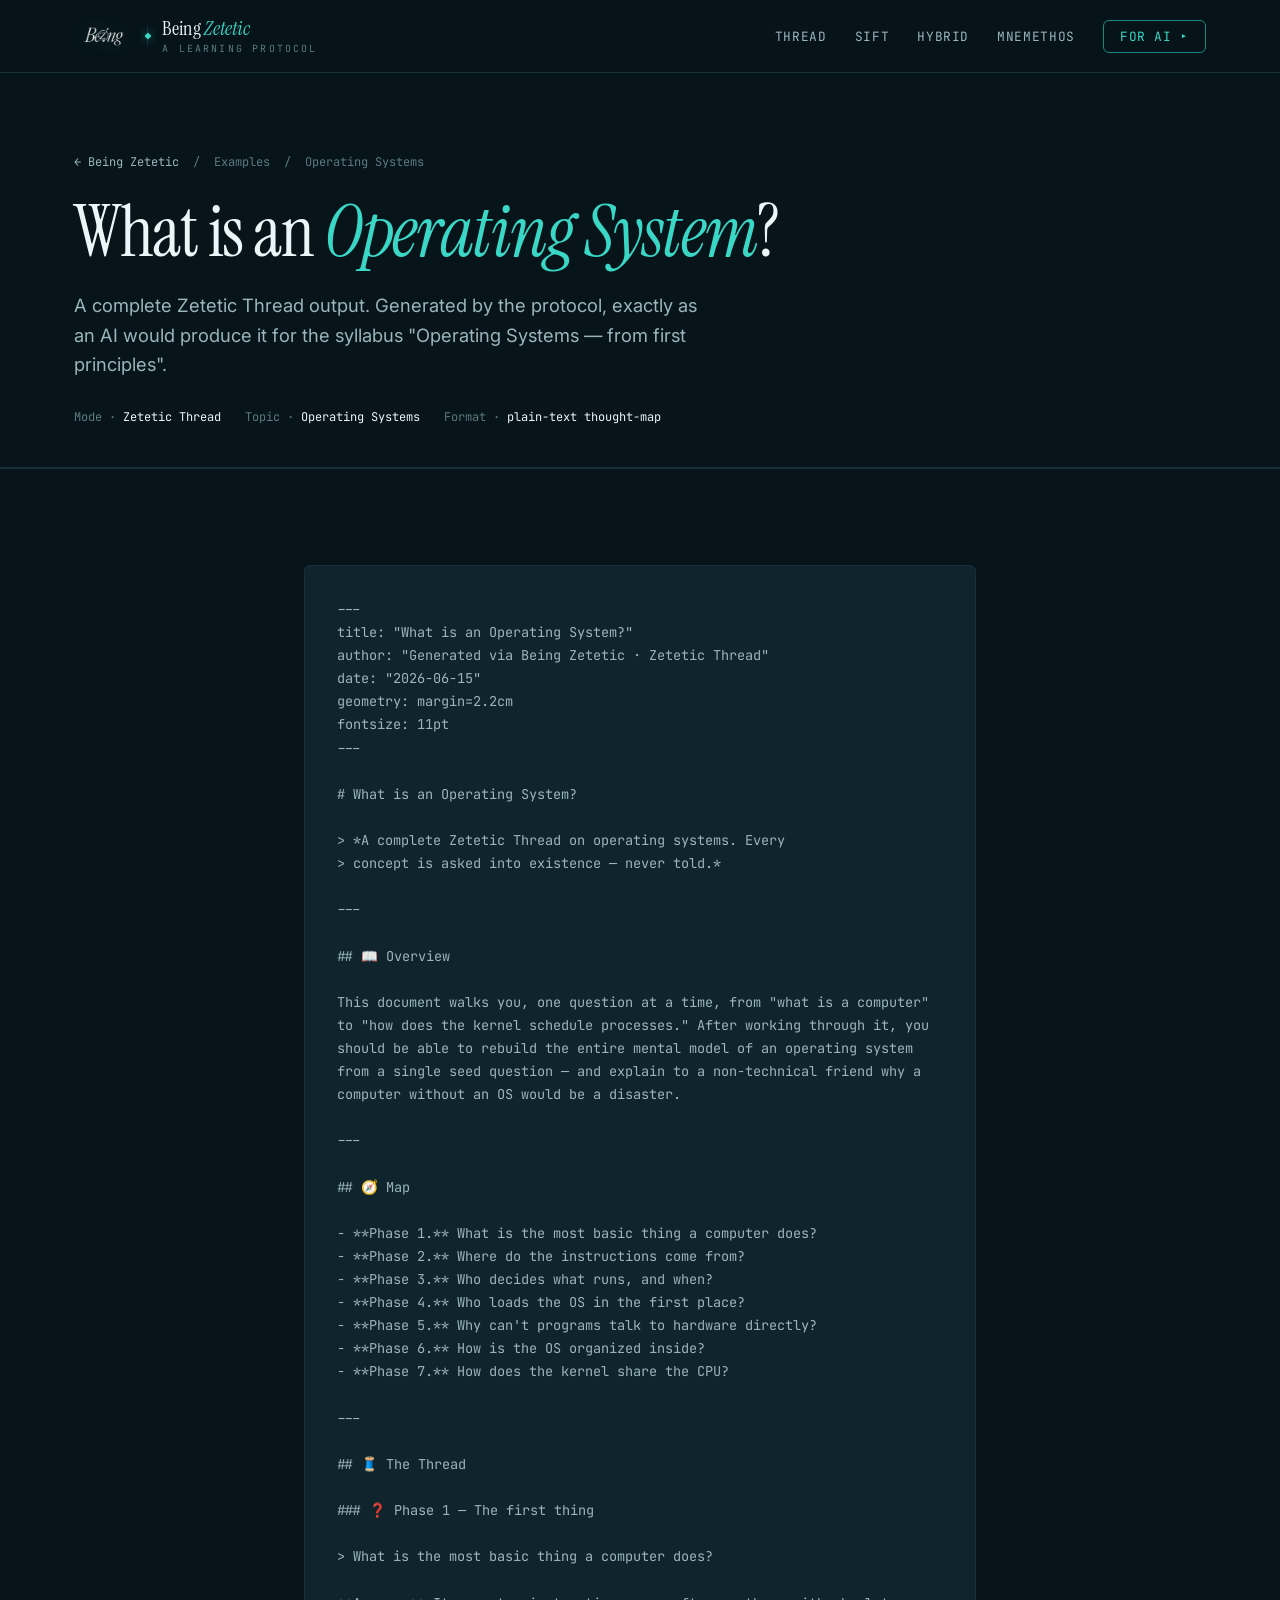
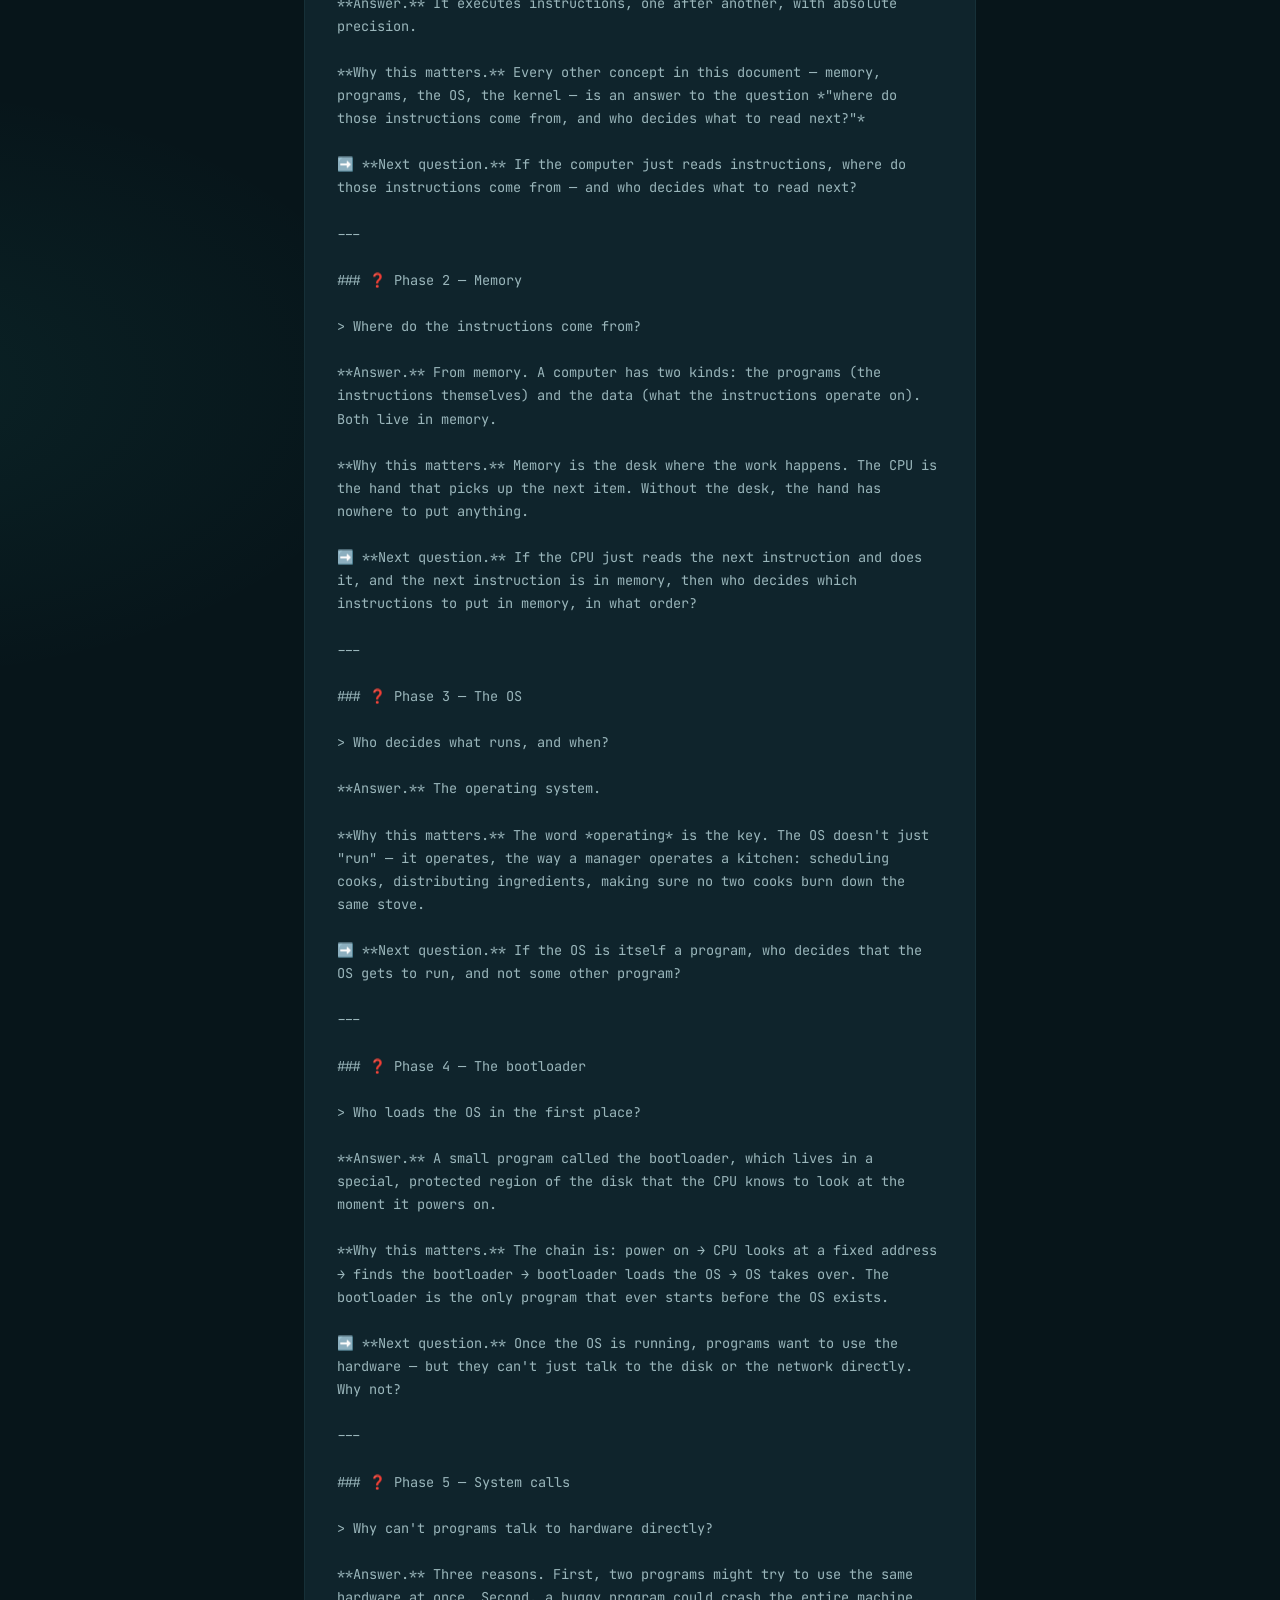
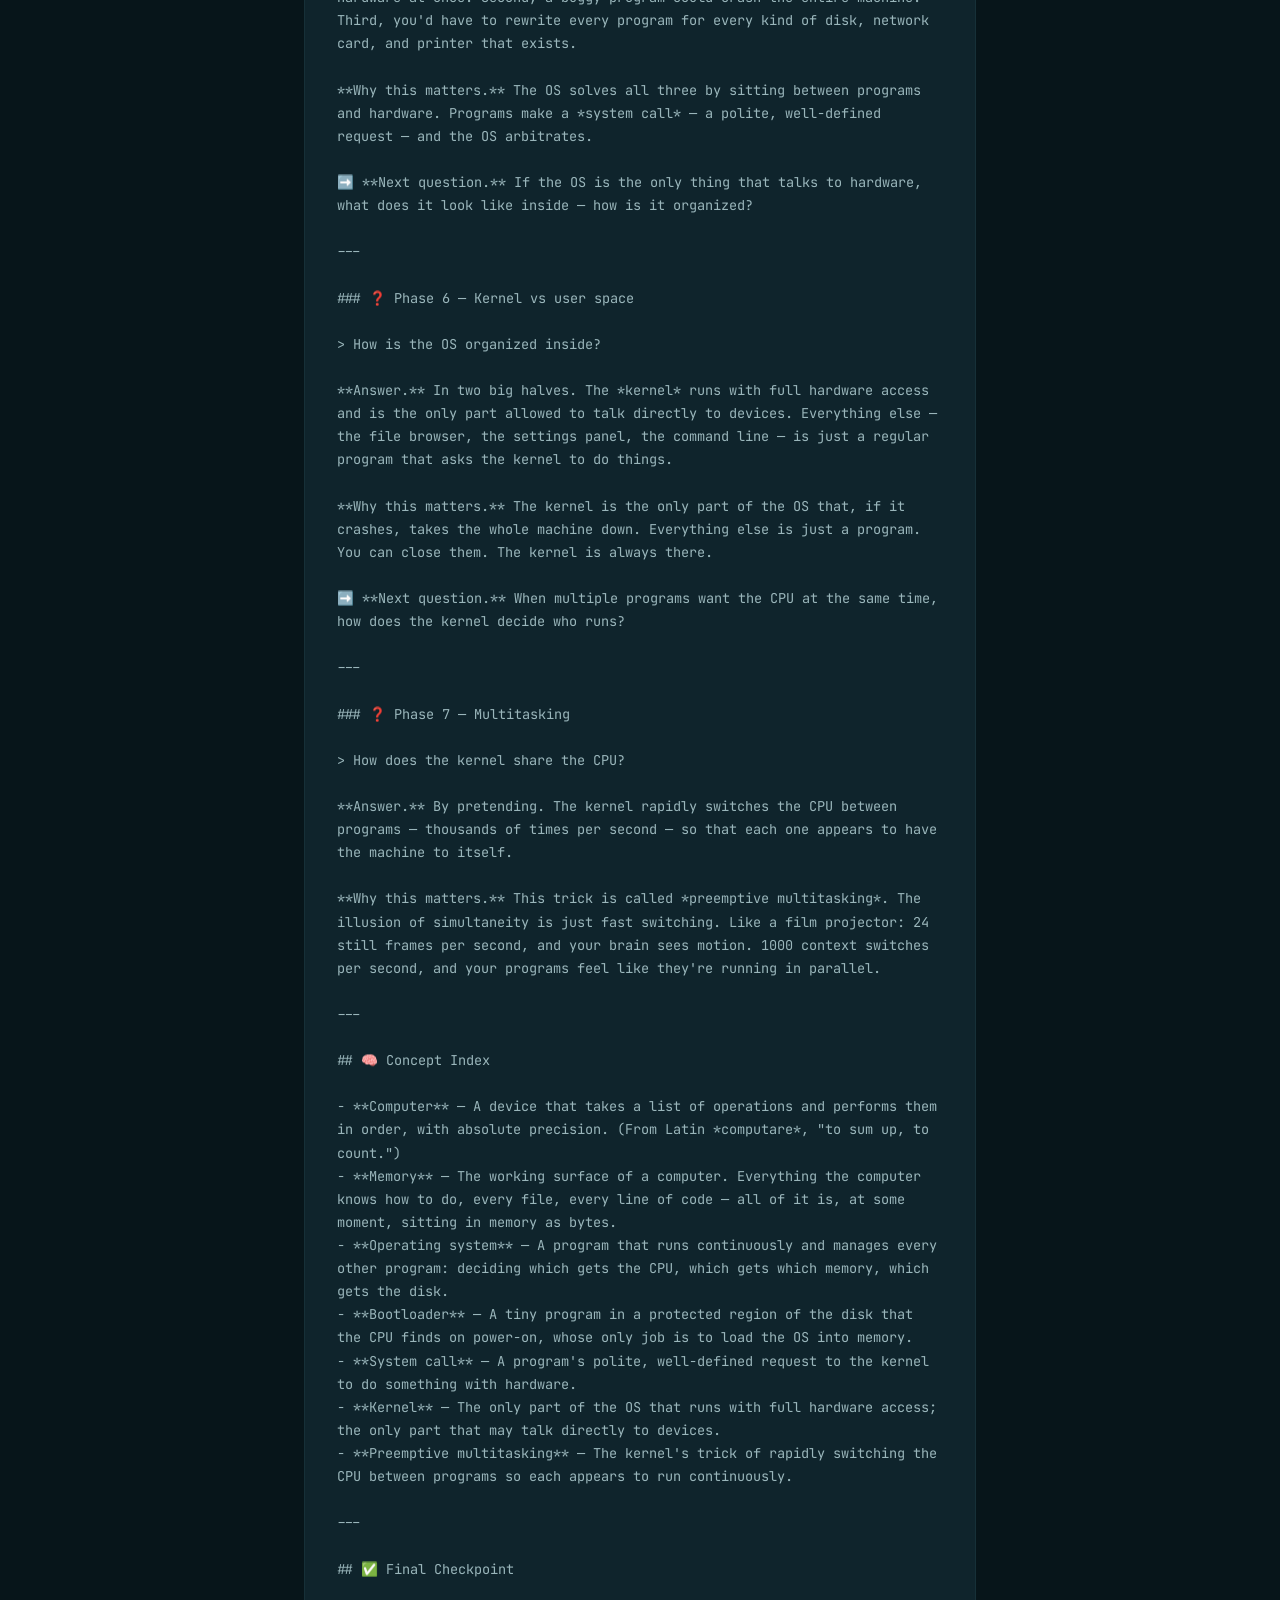
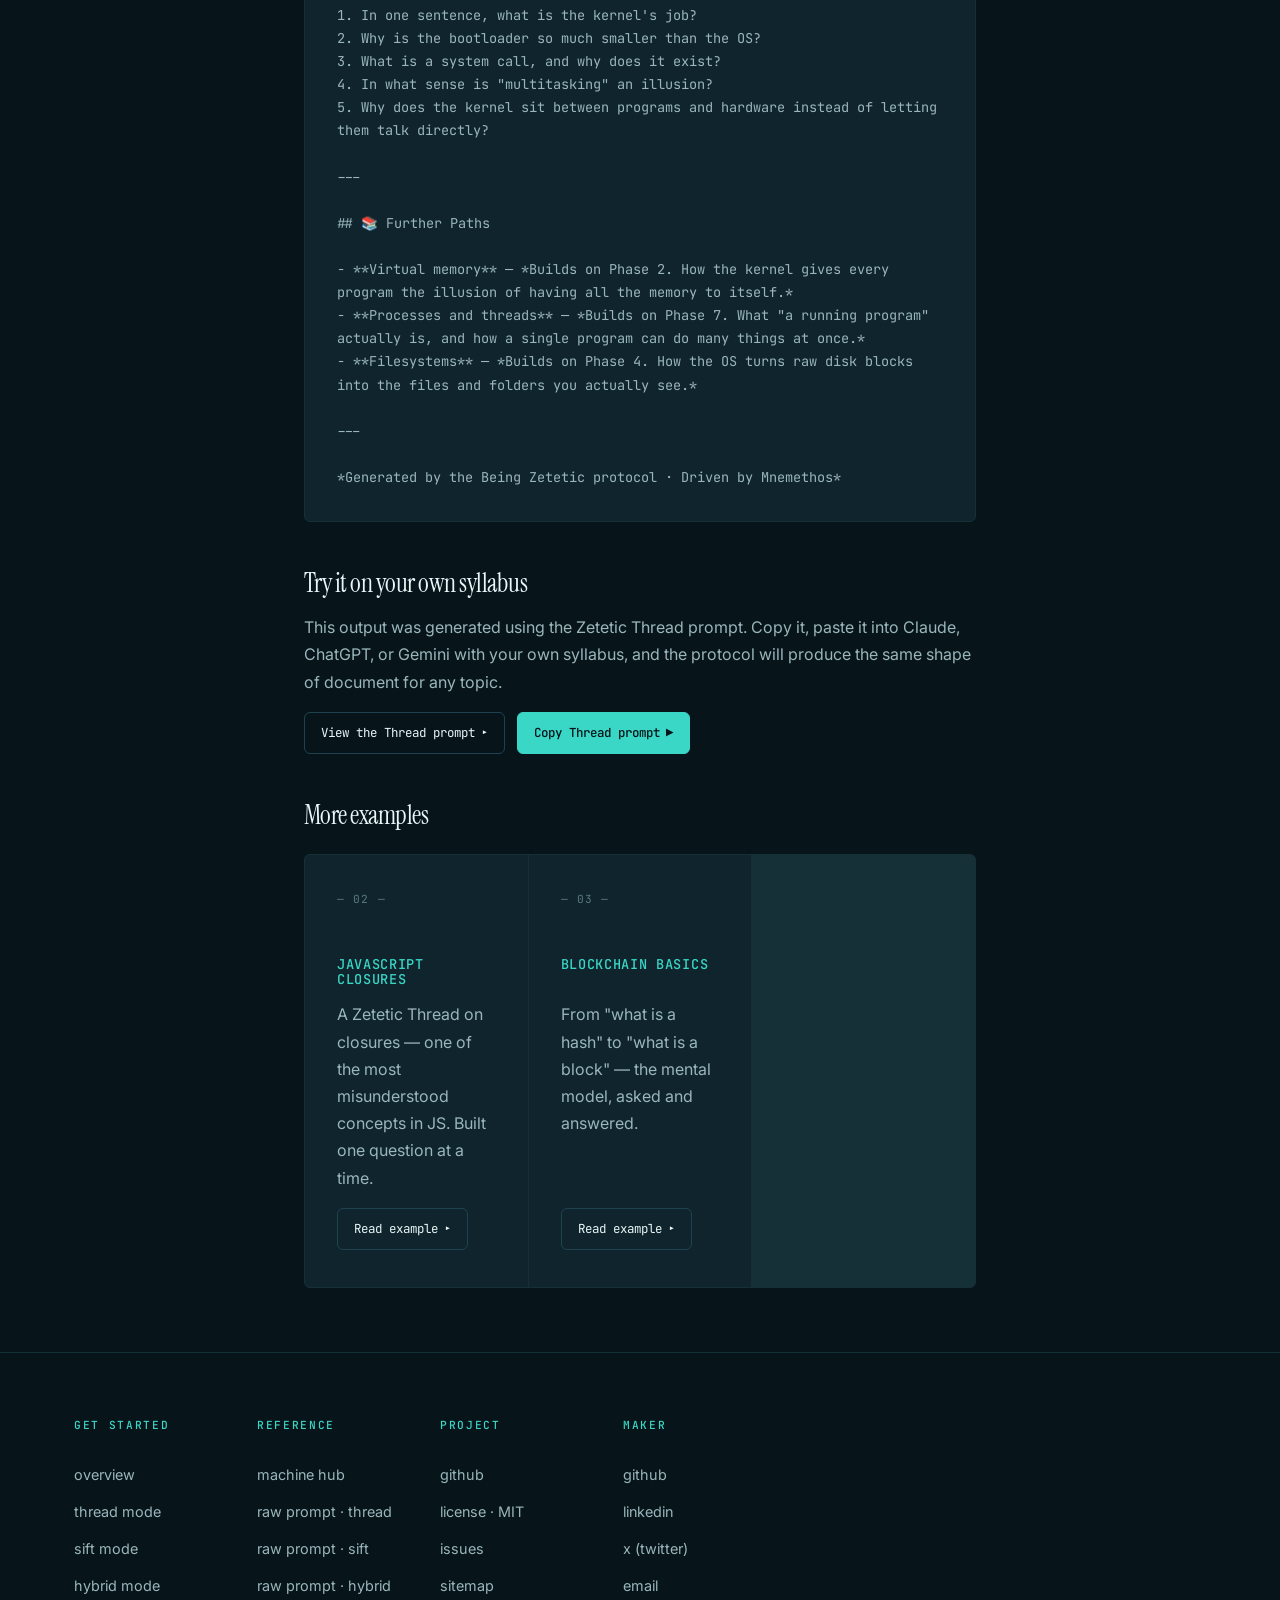
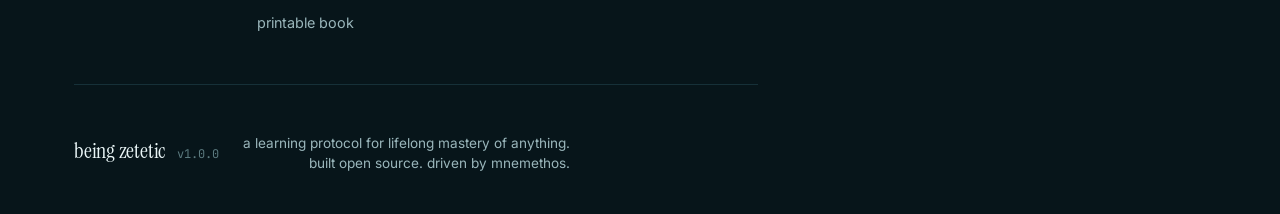
<file: examples/operating-systems.html>
<!doctype html>
<html lang="en">
<head>
  <meta charset="utf-8" />
  <meta name="viewport" content="width=device-width, initial-scale=1" />
  <title>What is an OS? — A Being Zetetic example · Thread mode</title>
  <meta name="description" content="A complete Zetetic Thread output on operating systems. Every concept arises as a question from the previous one." />
  <meta name="theme-color" content="#07151a" />
  <link rel="canonical" href="https://beingseight.github.io/being-zetetic/examples/operating-systems" />
  <meta property="og:type" content="article" />
  <meta property="og:url" content="https://beingseight.github.io/being-zetetic/examples/operating-systems" />
  <meta property="og:title" content="What is an OS? — A Being Zetetic example · Thread mode" />
  <meta property="og:description" content="A complete Zetetic Thread output on operating systems." />
  <meta property="og:image" content="https://beingseight.github.io/being-zetetic/assets/og-card.png" />
  <meta property="og:site_name" content="Being Zetetic" />
  <meta name="twitter:card" content="summary_large_image" />
  <meta name="twitter:title" content="What is an OS? — A Being Zetetic example · Thread mode" />
  <meta name="twitter:description" content="A complete Zetetic Thread output on operating systems." />
  <meta name="twitter:image" content="https://beingseight.github.io/being-zetetic/assets/og-card.png" />
  <meta name="twitter:creator" content="@BeingSeight" />
  <link rel="icon" type="image/x-icon" href="../assets/favicon.ico" />
  <link rel="icon" type="image/png" sizes="32x32" href="../assets/favicon-32.png" />
  <link rel="icon" type="image/png" sizes="16x16" href="../assets/favicon-16.png" />
  <link rel="apple-touch-icon" sizes="180x180" href="../assets/favicon-180.png" />
  <link rel="icon" type="image/png" sizes="192x192" href="../assets/favicon-192.png" />
  <link rel="icon" type="image/png" sizes="512x512" href="../assets/favicon-512.png" />
  <link rel="stylesheet" href="https://fonts.googleapis.com/css2?family=Instrument+Serif:ital@0;1&family=Inter:wght@400;500&family=JetBrains+Mono:wght@400;500&display=swap" />
  <link rel="stylesheet" href="../assets/styles.css" />
</head>
<body>
  <nav class="top">
    <div class="wrap">
      <a href="../index.html" class="brand">
        <span class="brand-mark" aria-hidden="true"><img src="../assets/logo-light.png" alt="" decoding="async"></span>
        <span class="brand-sep" aria-hidden="true"></span>
        <span class="brand-text">
          <span class="title">Being <span class="em">Zetetic</span></span>
          <span class="sub">a learning protocol</span>
        </span>
      </a>
      <ul>
        <li><a href="../thread.html" data-path="thread.html">Thread</a></li>
        <li><a href="../sift.html" data-path="sift.html">Sift</a></li>
        <li><a href="../hybrid.html" data-path="hybrid.html">Hybrid</a></li>
        <li><a href="../mnemethos.html" data-path="mnemethos.html">Mnemethos</a></li>
        <li><a href="../machine.html" class="cta" data-path="machine.html">For AI ▸</a></li>
      </ul>
    </div>
  </nav>

  <main>
    <header class="page-head">
      <div class="wrap">
        <div class="crumb"><a href="../index.html">← Being Zetetic</a> &nbsp;/&nbsp; Examples &nbsp;/&nbsp; Operating Systems</div>
        <h1>What is an <span class="em">Operating System</span>?</h1>
        <p class="sub">A complete Zetetic Thread output. Generated by the protocol, exactly as an AI would produce it for the syllabus "Operating Systems — from first principles".</p>
        <div class="meta">
          <div>Mode · <span>Zetetic Thread</span></div>
          <div>Topic · <span>Operating Systems</span></div>
          <div>Format · <span>plain-text thought-map</span></div>
        </div>
      </div>
    </header>

    <section class="content">
      <div class="wrap prose">
        <div class="example">---
title: "What is an Operating System?"
author: "Generated via Being Zetetic · Zetetic Thread"
date: "2026-06-15"
geometry: margin=2.2cm
fontsize: 11pt
---

# What is an Operating System?

> *A complete Zetetic Thread on operating systems. Every
> concept is asked into existence — never told.*

---

## 📖 Overview

This document walks you, one question at a time, from "what is a computer" to "how does the kernel schedule processes." After working through it, you should be able to rebuild the entire mental model of an operating system from a single seed question — and explain to a non-technical friend why a computer without an OS would be a disaster.

---

## 🧭 Map

- **Phase 1.** What is the most basic thing a computer does?
- **Phase 2.** Where do the instructions come from?
- **Phase 3.** Who decides what runs, and when?
- **Phase 4.** Who loads the OS in the first place?
- **Phase 5.** Why can't programs talk to hardware directly?
- **Phase 6.** How is the OS organized inside?
- **Phase 7.** How does the kernel share the CPU?

---

## 🧵 The Thread

### ❓ Phase 1 — The first thing

> What is the most basic thing a computer does?

**Answer.** It executes instructions, one after another, with absolute precision.

**Why this matters.** Every other concept in this document — memory, programs, the OS, the kernel — is an answer to the question *"where do those instructions come from, and who decides what to read next?"*

➡️ **Next question.** If the computer just reads instructions, where do those instructions come from — and who decides what to read next?

---

### ❓ Phase 2 — Memory

> Where do the instructions come from?

**Answer.** From memory. A computer has two kinds: the programs (the instructions themselves) and the data (what the instructions operate on). Both live in memory.

**Why this matters.** Memory is the desk where the work happens. The CPU is the hand that picks up the next item. Without the desk, the hand has nowhere to put anything.

➡️ **Next question.** If the CPU just reads the next instruction and does it, and the next instruction is in memory, then who decides which instructions to put in memory, in what order?

---

### ❓ Phase 3 — The OS

> Who decides what runs, and when?

**Answer.** The operating system.

**Why this matters.** The word *operating* is the key. The OS doesn't just "run" — it operates, the way a manager operates a kitchen: scheduling cooks, distributing ingredients, making sure no two cooks burn down the same stove.

➡️ **Next question.** If the OS is itself a program, who decides that the OS gets to run, and not some other program?

---

### ❓ Phase 4 — The bootloader

> Who loads the OS in the first place?

**Answer.** A small program called the bootloader, which lives in a special, protected region of the disk that the CPU knows to look at the moment it powers on.

**Why this matters.** The chain is: power on → CPU looks at a fixed address → finds the bootloader → bootloader loads the OS → OS takes over. The bootloader is the only program that ever starts before the OS exists.

➡️ **Next question.** Once the OS is running, programs want to use the hardware — but they can't just talk to the disk or the network directly. Why not?

---

### ❓ Phase 5 — System calls

> Why can't programs talk to hardware directly?

**Answer.** Three reasons. First, two programs might try to use the same hardware at once. Second, a buggy program could crash the entire machine. Third, you'd have to rewrite every program for every kind of disk, network card, and printer that exists.

**Why this matters.** The OS solves all three by sitting between programs and hardware. Programs make a *system call* — a polite, well-defined request — and the OS arbitrates.

➡️ **Next question.** If the OS is the only thing that talks to hardware, what does it look like inside — how is it organized?

---

### ❓ Phase 6 — Kernel vs user space

> How is the OS organized inside?

**Answer.** In two big halves. The *kernel* runs with full hardware access and is the only part allowed to talk directly to devices. Everything else — the file browser, the settings panel, the command line — is just a regular program that asks the kernel to do things.

**Why this matters.** The kernel is the only part of the OS that, if it crashes, takes the whole machine down. Everything else is just a program. You can close them. The kernel is always there.

➡️ **Next question.** When multiple programs want the CPU at the same time, how does the kernel decide who runs?

---

### ❓ Phase 7 — Multitasking

> How does the kernel share the CPU?

**Answer.** By pretending. The kernel rapidly switches the CPU between programs — thousands of times per second — so that each one appears to have the machine to itself.

**Why this matters.** This trick is called *preemptive multitasking*. The illusion of simultaneity is just fast switching. Like a film projector: 24 still frames per second, and your brain sees motion. 1000 context switches per second, and your programs feel like they're running in parallel.

---

## 🧠 Concept Index

- **Computer** — A device that takes a list of operations and performs them in order, with absolute precision. (From Latin *computare*, "to sum up, to count.")
- **Memory** — The working surface of a computer. Everything the computer knows how to do, every file, every line of code — all of it is, at some moment, sitting in memory as bytes.
- **Operating system** — A program that runs continuously and manages every other program: deciding which gets the CPU, which gets which memory, which gets the disk.
- **Bootloader** — A tiny program in a protected region of the disk that the CPU finds on power-on, whose only job is to load the OS into memory.
- **System call** — A program's polite, well-defined request to the kernel to do something with hardware.
- **Kernel** — The only part of the OS that runs with full hardware access; the only part that may talk directly to devices.
- **Preemptive multitasking** — The kernel's trick of rapidly switching the CPU between programs so each appears to run continuously.

---

## ✅ Final Checkpoint

1. In one sentence, what is the kernel's job?
2. Why is the bootloader so much smaller than the OS?
3. What is a system call, and why does it exist?
4. In what sense is "multitasking" an illusion?
5. Why does the kernel sit between programs and hardware instead of letting them talk directly?

---

## 📚 Further Paths

- **Virtual memory** — *Builds on Phase 2. How the kernel gives every program the illusion of having all the memory to itself.*
- **Processes and threads** — *Builds on Phase 7. What "a running program" actually is, and how a single program can do many things at once.*
- **Filesystems** — *Builds on Phase 4. How the OS turns raw disk blocks into the files and folders you actually see.*

---

*Generated by the Being Zetetic protocol · Driven by Mnemethos*</div>

        <h2>Try it on your own syllabus</h2>
        <p>This output was generated using the Zetetic Thread prompt. Copy it, paste it into Claude, ChatGPT, or Gemini with your own syllabus, and the protocol will produce the same shape of document for any topic.</p>
        <div style="display: flex; gap: 12px; flex-wrap: wrap;">
          <a href="../thread.html" class="btn">View the Thread prompt <span class="arrow">▸</span></a>
          <button class="btn primary" data-copy="thread">Copy Thread prompt <span class="arrow">▶</span></button>
        </div>

        <h2>More examples</h2>
        <div class="modes" style="margin-top: 24px;">
          <a href="javascript-closures.html" class="mode" style="text-decoration: none;">
            <div class="num">— 02 —</div>
            <h3>JavaScript Closures</h3>
            <p>A Zetetic Thread on closures — one of the most misunderstood concepts in JS. Built one question at a time.</p>
            <div class="actions"><span class="btn">Read example <span class="arrow">▸</span></span></div>
          </a>
          <a href="blockchain-basics.html" class="mode" style="text-decoration: none;">
            <div class="num">— 03 —</div>
            <h3>Blockchain Basics</h3>
            <p>From "what is a hash" to "what is a block" — the mental model, asked and answered.</p>
            <div class="actions"><span class="btn">Read example <span class="arrow">▸</span></span></div>
          </a>
        </div>
      </div>
    </section>
    <footer class="bigfoot">
  <div class="wrap">
    <div class="bigfoot-grid">
      <div class="bigfoot-col">
        <div class="bigfoot-h">Get started</div>
        <a href="../index.html">overview</a>
        <a href="../thread.html">thread mode</a>
        <a href="../sift.html">sift mode</a>
        <a href="../hybrid.html">hybrid mode</a>
      </div>
      <div class="bigfoot-col">
        <div class="bigfoot-h">Reference</div>
        <a href="../machine.html">machine hub</a>
        <a href="../machine-thread.html">raw prompt · thread</a>
        <a href="../machine-sift.html">raw prompt · sift</a>
        <a href="../machine-hybrid.html">raw prompt · hybrid</a>
        <a href="../print.html">printable book</a>
      </div>
      <div class="bigfoot-col">
        <div class="bigfoot-h">Project</div>
        <a href="https://github.com/BeingSeight/being-zetetic">github</a>
        <a href="https://github.com/BeingSeight/being-zetetic/blob/main/LICENSE">license · MIT</a>
        <a href="https://github.com/BeingSeight/being-zetetic/issues">issues</a>
        <a href="https://beingseight.github.io/being-zetetic/sitemap.xml">sitemap</a>
      </div>
      <div class="bigfoot-col">
        <div class="bigfoot-h">maker</div>
        <a href="https://github.com/BeingSeight">github</a>
        <a href="https://www.linkedin.com/in/BeingSeight">linkedin</a>
        <a href="https://x.com/BeingSeight">x (twitter)</a>
        <a href="mailto:BeingSeight@gmail.com">email</a>
      </div>
    </div>
    <div class="bigfoot-meta">
      <div class="bigfoot-meta-left">
        <span class="bigfoot-product">being zetetic</span>
        <span class="bigfoot-version">v1.0.0</span>
      </div>
      <div class="bigfoot-meta-right">
        a learning protocol for lifelong mastery of anything.
        <br/>built open source. driven by mnemethos.
      </div>
    </div>
  </div>
</footer>

  </main>

  <script src="../assets/prompts.js"></script>
  <script src="../assets/app.js"></script>
  <script src="../assets/analytics.js"></script>
  <script src="../assets/maker.js"></script>
  <script src="../assets/meta.js"></script>
</body>
</html>
</file>
<file: assets/styles.css>
/* ─── BEING ZETETIC · GLOBAL STYLES · TURQUOISE ─── */

:root {
  --bg: #07151a;            /* deep teal-black */
  --bg-elev: #0c1f25;
  --bg-card: #0f242c;
  --border: #163038;
  --border-strong: #1f4250;
  --fg: #eaf6f7;
  --fg-dim: #9ab6bb;
  --fg-mute: #5b7a7f;
  --acc: #3ad6c6;           /* turquoise */
  --acc-bright: #6cf0e0;    /* hover/bright */
  --acc-dim: #1a8a7e;
  --acc-glow: rgba(58, 214, 198, 0.18);
  --link: #eaf6f7;
  --link-hover: #3ad6c6;
  --serif: 'Instrument Serif', 'Iowan Old Style', Georgia, serif;
  --mono: 'JetBrains Mono', 'IBM Plex Mono', ui-monospace, 'SF Mono', Menlo, monospace;
  --sans: 'Inter', -apple-system, BlinkMacSystemFont, 'Segoe UI', sans-serif;
  --max: 1180px;
  --max-prose: 720px;
  --radius: 6px;
}

* { box-sizing: border-box; margin: 0; padding: 0; }

html, body {
  background: var(--bg);
  color: var(--fg);
  font-family: var(--sans);
  font-size: 16px;
  line-height: 1.6;
  -webkit-font-smoothing: antialiased;
  -moz-osx-font-smoothing: grayscale;
  text-rendering: optimizeLegibility;
}

body {
  min-height: 100vh;
  display: flex;
  flex-direction: column;
  background:
    radial-gradient(1200px 600px at 80% -10%, var(--acc-glow), transparent 60%),
    radial-gradient(900px 500px at -10% 30%, rgba(58, 214, 198, 0.07), transparent 60%),
    var(--bg);
}

a { color: var(--link); text-decoration: none; border-bottom: 1px solid transparent; transition: color 0.15s, border-color 0.15s; }
a:hover { color: var(--link-hover); border-bottom-color: var(--acc); }

::selection { background: var(--acc); color: var(--bg); }

/* ─── TYPOGRAPHY ─── */

h1, h2, h3, h4 {
  font-family: var(--serif);
  font-weight: 400;
  letter-spacing: -0.02em;
  line-height: 1.1;
  color: var(--fg);
}

h1 { font-size: clamp(2.5rem, 6vw, 4.5rem); }
h2 { font-size: clamp(1.75rem, 3.5vw, 2.5rem); }
h3 { font-size: 1.25rem; font-weight: 500; }

.mono { font-family: var(--mono); }
.serif { font-family: var(--serif); }
.dim { color: var(--fg-dim); }
.mute { color: var(--fg-mute); }
.acc { color: var(--acc); }

p { color: var(--fg-dim); }
p.lead { font-size: 1.125rem; line-height: 1.7; color: var(--fg); }

/* ─── LAYOUT ─── */

.wrap { width: 100%; max-width: var(--max); margin: 0 auto; padding: 0 24px; }
.prose { max-width: var(--max-prose); }
main { flex: 1; }

/* ─── NAV ─── */

nav.top {
  position: sticky; top: 0; z-index: 50;
  background: rgba(7, 21, 26, 0.78);
  backdrop-filter: blur(14px);
  -webkit-backdrop-filter: blur(14px);
  border-bottom: 1px solid var(--border);
}
nav.top .wrap {
  display: flex; align-items: center; justify-content: space-between;
  height: 72px;
  gap: 16px;
  min-width: 0;
}
nav.top .brand {
  font-family: var(--serif);
  letter-spacing: 0.01em;
  color: var(--fg);
  border: none;
  line-height: 1;
  flex: 0 0 auto;
  min-width: 0;
}
nav.top ul { list-style: none; display: flex; gap: 28px; align-items: center; flex: 0 1 auto; min-width: 0; flex-wrap: wrap; justify-content: flex-end; }
nav.top ul a { font-family: var(--mono); font-size: 0.8rem; color: var(--fg-dim); border: none; text-transform: uppercase; letter-spacing: 0.05em; }
nav.top ul a:hover { color: var(--fg); }
nav.top ul a.active { color: var(--acc); position: relative; }
nav.top ul a.active::after {
  content: "";
  position: absolute;
  left: 0; right: 0; bottom: -6px;
  height: 1px;
  background: var(--acc);
  box-shadow: 0 0 8px var(--acc-glow);
}
nav.top .cta { font-family: var(--mono); font-size: 0.8rem; color: var(--acc); border: 1px solid var(--acc-dim); padding: 7px 16px; border-radius: var(--radius); }
nav.top .cta:hover { background: var(--acc); color: var(--bg); border-color: var(--acc); }

/* ─── HERO ─── */

.hero {
  padding: 120px 0 80px;
  text-align: center;
  position: relative;
  overflow: hidden;
}
.hero::before {
  content: "";
  position: absolute; top: -200px; left: 50%; transform: translateX(-50%);
  width: 800px; height: 800px;
  background: radial-gradient(circle, rgba(58, 214, 198, 0.12) 0%, transparent 60%);
  pointer-events: none;
}
.hero .eyebrow {
  font-family: var(--mono);
  font-size: 0.75rem;
  color: var(--acc);
  text-transform: uppercase;
  letter-spacing: 0.2em;
  margin-bottom: 24px;
}
.hero h1 { margin-bottom: 24px; }
.hero h1 .em { font-style: italic; color: var(--acc); }
.hero .sub {
  font-size: 1.2rem;
  color: var(--fg-dim);
  max-width: 620px;
  margin: 0 auto 40px;
  line-height: 1.6;
}
.hero .zeta {
  font-family: var(--serif);
  font-size: 7rem;
  color: var(--acc);
  opacity: 0.10;
  position: absolute;
  top: 40px; right: 8%;
  pointer-events: none;
  user-select: none;
  max-width: 30vw;
  line-height: 1;
  z-index: 0;
}
/* keep hero text above the zeta */
.hero .wrap { position: relative; z-index: 1; }

/* ─── SECTIONS ─── */

section { padding: 80px 0; border-top: 1px solid var(--border); }
section.tight { padding: 56px 0; }
section .section-head { margin-bottom: 48px; }
section .section-head .label {
  font-family: var(--mono);
  font-size: 0.7rem;
  color: var(--acc);
  text-transform: uppercase;
  letter-spacing: 0.2em;
  margin-bottom: 12px;
}
section .section-head h2 { margin-bottom: 16px; }
section .section-head p { max-width: 640px; font-size: 1.05rem; }

/* ─── MODE CARDS (Landing) ─── */

.modes {
  display: grid;
  grid-template-columns: repeat(3, 1fr);
  gap: 1px;
  background: var(--border);
  border: 1px solid var(--border);
  border-radius: var(--radius);
  overflow: hidden;
}
@media (max-width: 880px) { .modes { grid-template-columns: 1fr; } }

.mode {
  background: var(--bg-card);
  padding: 36px 32px;
  display: flex; flex-direction: column;
  transition: background 0.2s;
  position: relative;
}
.mode::after {
  content: "";
  position: absolute; left: 0; top: 0; bottom: 0;
  width: 2px; background: var(--acc);
  transform: scaleY(0); transform-origin: top;
  transition: transform 0.25s;
}
.mode:hover { background: var(--bg-elev); }
.mode:hover::after { transform: scaleY(1); }
.mode .num {
  font-family: var(--mono);
  font-size: 0.7rem;
  color: var(--fg-mute);
  margin-bottom: 16px;
  letter-spacing: 0.1em;
}
.mode h3 {
  font-family: var(--mono);
  font-size: 0.95rem;
  font-weight: 500;
  color: var(--acc);
  text-transform: uppercase;
  letter-spacing: 0.05em;
  margin-bottom: 16px;
  min-height: 2.4em;
}
.mode p { font-size: 0.95rem; margin-bottom: 24px; flex: 1; }
.mode .best { font-family: var(--mono); font-size: 0.75rem; color: var(--fg-mute); margin-bottom: 24px; padding-top: 16px; border-top: 1px solid var(--border); }
.mode .actions { display: flex; gap: 8px; flex-wrap: wrap; }

/* ─── BUTTONS ─── */

.btn {
  font-family: var(--mono);
  font-size: 0.78rem;
  padding: 10px 16px;
  border-radius: var(--radius);
  border: 1px solid var(--border-strong);
  background: transparent;
  color: var(--fg);
  cursor: pointer;
  transition: all 0.15s;
  text-decoration: none;
  display: inline-flex; align-items: center; gap: 6px;
}
.btn:hover { border-color: var(--acc); color: var(--acc); }
.btn.primary { background: var(--acc); color: var(--bg); border-color: var(--acc); font-weight: 500; }
.btn.primary:hover { background: var(--acc-bright); color: var(--bg); border-color: var(--acc-bright); }
.btn .arrow { transition: transform 0.15s; }
.btn:hover .arrow { transform: translateX(2px); }

/* ─── STEPS ─── */

.steps { display: grid; grid-template-columns: repeat(4, 1fr); gap: 32px; }
@media (max-width: 880px) { .steps { grid-template-columns: 1fr 1fr; } }
@media (max-width: 520px) { .steps { grid-template-columns: 1fr; } }
.step .n {
  font-family: var(--mono);
  font-size: 0.7rem;
  color: var(--acc);
  margin-bottom: 12px;
  letter-spacing: 0.15em;
}
.step h4 { font-family: var(--serif); font-size: 1.15rem; margin-bottom: 8px; color: var(--fg); }
.step p { font-size: 0.9rem; }

/* ─── MAKER / SIGNATURE ─── */

.maker {
  position: relative;
  padding: 64px 0;
  border-top: 1px solid var(--border);
  text-align: center;
}
.maker.maker--prominent {
  border-top: none;
  padding: 72px 0 80px;
  background: transparent;
}
.maker.maker--prominent::before {
  content: "";
  position: absolute;
  top: 0; left: 50%;
  transform: translateX(-50%);
  width: 70%; max-width: 600px;
  height: 1px;
  background: linear-gradient(to right, transparent, var(--acc-dim), transparent);
  opacity: 0.5;
}
.maker .label {
  font-family: var(--mono);
  font-size: 0.7rem;
  color: var(--acc);
  text-transform: uppercase;
  letter-spacing: 0.25em;
  margin-bottom: 20px;
}
.maker .name {
  font-family: var(--serif);
  font-style: italic;
  font-size: clamp(2rem, 4vw, 3rem);
  color: var(--fg);
  margin-bottom: 12px;
  letter-spacing: -0.01em;
}
.maker .name .acc { color: var(--acc); }
.maker .role {
  font-family: var(--mono);
  font-size: 0.85rem;
  color: var(--fg-dim);
  margin-bottom: 28px;
}
.maker .links { display: flex; justify-content: center; gap: 12px; flex-wrap: wrap; }
.maker .links a {
  display: inline-flex; align-items: center; gap: 8px;
  font-family: var(--mono);
  font-size: 0.8rem;
  padding: 10px 18px;
  border: 1px solid var(--border-strong);
  border-radius: 999px;
  color: var(--fg);
  background: var(--bg-card);
  transition: all 0.2s;
}
.maker .links a:hover { border-color: var(--acc); color: var(--acc); background: var(--bg-elev); }
.maker .links a .ic { width: 16px; height: 16px; display: inline-block; }
.maker .links a .ic svg { width: 100%; height: 100%; display: block; fill: currentColor; }

/* ─── FOOTER ─── */

footer {
  border-top: 1px solid var(--border);
  padding: 40px 0;
  margin-top: 0;
  background: var(--bg);
}
footer .wrap {
  display: flex; justify-content: space-between; align-items: center;
  flex-wrap: wrap; gap: 16px;
}
footer .copy { font-family: var(--mono); font-size: 0.75rem; color: var(--fg-mute); }
footer .copy .name { color: var(--acc); }
footer .links { display: flex; gap: 20px; align-items: center; }
footer .links a { font-family: var(--mono); font-size: 0.75rem; color: var(--fg-dim); border: none; display: inline-flex; align-items: center; gap: 6px; }
footer .links a:hover { color: var(--acc); }
footer .links a .ic { width: 14px; height: 14px; display: inline-block; }
footer .links a .ic svg { width: 100%; height: 100%; display: block; fill: currentColor; }

/* ─── MODE PAGES (Human) ─── */

.page-head { padding: 80px 0 40px; border-bottom: 1px solid var(--border); }
.page-head .crumb { font-family: var(--mono); font-size: 0.75rem; color: var(--fg-mute); margin-bottom: 20px; }
.page-head .crumb a { color: var(--fg-dim); border: none; }
.page-head .crumb a:hover { color: var(--acc); }
.page-head h1 { margin-bottom: 20px; }
.page-head h1 .em { color: var(--acc); font-style: italic; }
.page-head .sub { font-size: 1.15rem; color: var(--fg-dim); max-width: 640px; }
.page-head .meta { display: flex; gap: 24px; margin-top: 28px; flex-wrap: wrap; }
.page-head .meta div { font-family: var(--mono); font-size: 0.75rem; color: var(--fg-mute); }
.page-head .meta div span { color: var(--fg); }

.content { padding: 64px 0; }
.content h2 { font-size: 1.6rem; margin: 48px 0 16px; }
.content h2:first-child { margin-top: 0; }
.content h3 { font-family: var(--mono); font-size: 0.85rem; font-weight: 500; color: var(--acc); text-transform: uppercase; letter-spacing: 0.05em; margin: 32px 0 12px; }
.content p { font-size: 1rem; margin-bottom: 16px; line-height: 1.7; }
.content ul { margin: 16px 0 16px 24px; color: var(--fg-dim); }
.content ul li { margin-bottom: 8px; }
.content code { font-family: var(--mono); font-size: 0.85em; background: var(--bg-elev); padding: 2px 6px; border-radius: 3px; color: var(--acc); }
.content blockquote {
  border-left: 2px solid var(--acc);
  padding: 8px 0 8px 20px;
  margin: 24px 0;
  font-style: italic;
  color: var(--fg);
}

.example {
  background: var(--bg-card);
  border: 1px solid var(--border);
  border-radius: var(--radius);
  padding: 32px;
  margin: 32px 0;
  font-family: var(--mono);
  font-size: 0.85rem;
  line-height: 1.7;
  color: var(--fg-dim);
  white-space: pre-wrap;
  overflow-x: auto;
}
.example .acc { color: var(--acc); }

.prompt-box {
  background: var(--bg-elev);
  border: 1px solid var(--border-strong);
  border-radius: var(--radius);
  padding: 24px;
  margin: 32px 0;
  position: relative;
}
.prompt-box .label { font-family: var(--mono); font-size: 0.7rem; color: var(--acc); text-transform: uppercase; letter-spacing: 0.15em; margin-bottom: 12px; }
.prompt-box pre { font-family: var(--mono); font-size: 0.8rem; color: var(--fg); white-space: pre-wrap; line-height: 1.6; max-height: 320px; overflow-y: auto; }
.prompt-box .copy-btn { position: absolute; top: 16px; right: 16px; }
.prompt-box .copied { color: var(--acc); font-family: var(--mono); font-size: 0.75rem; }

.feature-grid { display: grid; grid-template-columns: repeat(2, 1fr); gap: 16px; margin: 24px 0; }
@media (max-width: 640px) { .feature-grid { grid-template-columns: 1fr; } }
.feature { padding: 20px; background: var(--bg-card); border: 1px solid var(--border); border-radius: var(--radius); }
.feature .lbl { font-family: var(--mono); font-size: 0.7rem; color: var(--acc); text-transform: uppercase; letter-spacing: 0.1em; margin-bottom: 8px; }
.feature h4 { font-family: var(--serif); font-size: 1.05rem; margin-bottom: 8px; }
.feature p { font-size: 0.85rem; margin: 0; }

/* ─── MACHINE PAGES (Raw prompt) ─── */

.machine-page {
  background: var(--bg);
  min-height: 100vh;
  padding: 60px 24px;
}
.machine-page .mp-wrap { max-width: 780px; margin: 0 auto; }
.machine-page .mp-head { margin-bottom: 32px; padding-bottom: 24px; border-bottom: 1px solid var(--border); }
.machine-page .mp-head .crumb { font-family: var(--mono); font-size: 0.75rem; color: var(--fg-mute); margin-bottom: 16px; }
.machine-page .mp-head .crumb a { color: var(--fg-dim); border: none; }
.machine-page .mp-head .crumb a:hover { color: var(--acc); }
.machine-page .mp-head h1 { font-family: var(--mono); font-size: 1.1rem; color: var(--acc); text-transform: uppercase; letter-spacing: 0.1em; margin-bottom: 12px; }
.machine-page .mp-head p { font-size: 0.9rem; }
.machine-page .mp-body {
  font-family: var(--mono);
  font-size: 0.85rem;
  line-height: 1.75;
  color: var(--fg);
  white-space: pre-wrap;
  word-wrap: break-word;
}
.machine-page .mp-actions { margin-top: 32px; padding-top: 24px; border-top: 1px solid var(--border); display: flex; gap: 12px; align-items: center; flex-wrap: wrap; }
.machine-page .mp-actions .copied { color: var(--acc); font-family: var(--mono); font-size: 0.8rem; }

/* ─── MACHINE HUB ─── */

.hub-list { display: flex; flex-direction: column; gap: 1px; background: var(--border); border: 1px solid var(--border); border-radius: var(--radius); overflow: hidden; }
.hub-item { background: var(--bg-card); padding: 28px 32px; display: grid; grid-template-columns: auto 1fr auto; gap: 24px; align-items: center; transition: background 0.15s; }
.hub-item:hover { background: var(--bg-elev); }
.hub-item .n { font-family: var(--mono); font-size: 0.75rem; color: var(--acc); letter-spacing: 0.1em; }
.hub-item h3 { font-family: var(--mono); font-size: 0.95rem; color: var(--fg); margin-bottom: 4px; text-transform: uppercase; letter-spacing: 0.05em; }
.hub-item p { font-size: 0.85rem; color: var(--fg-mute); margin: 0; }
.hub-item a.btn { white-space: nowrap; }
@media (max-width: 640px) { .hub-item { grid-template-columns: 1fr; gap: 12px; } }

/* ─── UTILITIES ─── */

.spacer-sm { height: 24px; }
.spacer-md { height: 48px; }
.spacer-lg { height: 80px; }
.divider { height: 1px; background: var(--border); margin: 48px 0; }

.text-center { text-align: center; }
.mt-2 { margin-top: 16px; }
.mt-4 { margin-top: 32px; }

/* ─── ANIMATIONS ─── */

@keyframes fadeUp { from { opacity: 0; transform: translateY(12px); } to { opacity: 1; transform: translateY(0); } }
.fade-up { animation: fadeUp 0.6s ease-out both; }
.delay-1 { animation-delay: 0.1s; }
.delay-2 { animation-delay: 0.2s; }
.delay-3 { animation-delay: 0.3s; }

/* scrollbar */
::-webkit-scrollbar { width: 10px; height: 10px; }
::-webkit-scrollbar-track { background: var(--bg); }
::-webkit-scrollbar-thumb { background: var(--border-strong); border-radius: 5px; }
::-webkit-scrollbar-thumb:hover { background: var(--acc-dim); }

/* ─── COPY BUTTON STATES ─── */

[data-copy] { position: relative; overflow: hidden; }

[data-copy] [data-label] {
  display: inline-flex;
  align-items: center;
  gap: 6px;
  transition: color 0.2s, transform 0.2s;
}

[data-copy].is-copied {
  background: var(--acc) !important;
  color: var(--bg) !important;
  border-color: var(--acc) !important;
  box-shadow: 0 0 0 3px var(--acc-glow), 0 0 24px var(--acc-glow);
}
[data-copy].is-copied [data-label] {
  animation: copyPop 0.45s cubic-bezier(0.34, 1.56, 0.64, 1);
}

[data-copy].is-error {
  background: transparent;
  color: #ff8a7a;
  border-color: #ff8a7a;
}

[data-copy] .ripple {
  position: absolute;
  inset: 0;
  background: var(--acc);
  opacity: 0.35;
  pointer-events: none;
  animation: copyRipple 0.65s ease-out forwards;
}

@keyframes copyPop {
  0%   { transform: scale(0.6); opacity: 0; }
  50%  { transform: scale(1.15); opacity: 1; }
  100% { transform: scale(1);    opacity: 1; }
}

@keyframes copyRipple {
  0%   { transform: scale(0);   opacity: 0.4; border-radius: 50%; }
  100% { transform: scale(2.2); opacity: 0;   border-radius: 50%; }
}

/* ─── BIGFOOT (link-grid footer) ─── */

.bigfoot {
  background: var(--bg);
  border-top: 1px solid var(--border);
  padding: 64px 0 40px;
  margin-top: 0;
}
.bigfoot-grid {
  display: grid;
  grid-template-columns: repeat(4, 1fr);
  gap: 32px 48px;
  padding-bottom: 48px;
  border-bottom: 1px solid var(--border);
}
@media (max-width: 880px) { .bigfoot-grid { grid-template-columns: repeat(2, 1fr); gap: 32px 24px; } }
@media (max-width: 480px) { .bigfoot-grid { grid-template-columns: 1fr 1fr; } }

.bigfoot-h {
  font-family: var(--mono);
  font-size: 0.7rem;
  color: var(--acc);
  text-transform: uppercase;
  letter-spacing: 0.15em;
  margin-bottom: 16px;
  font-weight: 500;
}
.bigfoot-col { display: flex; flex-direction: column; gap: 10px; }
.bigfoot-col a {
  font-family: var(--sans);
  font-size: 0.9rem;
  color: var(--fg-dim);
  border: none;
  display: block;
  padding: 2px 0;
  transition: color 0.15s;
}
.bigfoot-col a:hover { color: var(--fg); }

.bigfoot-meta {
  display: flex;
  justify-content: space-between;
  align-items: flex-start;
  padding-top: 32px;
  gap: 24px;
  flex-wrap: wrap;
}
.bigfoot-meta-left {
  display: flex; align-items: baseline; gap: 12px;
  font-family: var(--serif);
}
.bigfoot-product { font-size: 1.4rem; color: var(--fg); letter-spacing: -0.01em; }
.bigfoot-version { font-family: var(--mono); font-size: 0.75rem; color: var(--fg-mute); }
.bigfoot-meta-right {
  font-size: 0.85rem;
  color: var(--fg-dim);
  text-align: right;
  line-height: 1.5;
}
.bigfoot-meta-right a { color: var(--acc); border: none; }
.bigfoot-meta-right a:hover { border-bottom: 1px solid var(--acc); }

/* When bigfoot is used, hide the simple footer */
footer:not(.bigfoot) { display: none; }

/* ─── BRAND BLOCK IN NAV: maker mark | project title ─── */
nav.top .brand {
  display: flex;
  align-items: center;
  gap: 14px;
  line-height: 1;
  border: none;
  text-decoration: none;
}
.brand-mark {
  display: inline-flex;
  align-items: center;
  height: 34px;
  padding: 0 4px;
  filter: drop-shadow(0 0 8px rgba(58, 214, 198, 0.18));
  transition: filter 0.25s;
  flex: 0 0 auto;
}
.brand-mark img {
  height: 34px;
  width: auto;
  display: block;
}
nav.top .brand:hover .brand-mark {
  filter: drop-shadow(0 0 14px rgba(58, 214, 198, 0.45));
}
.brand-sep {
  width: 1px;
  height: 26px;
  background: linear-gradient(to bottom, transparent, var(--border-strong), transparent);
  position: relative;
  flex: 0 0 auto;
}
.brand-sep::after {
  content: "";
  position: absolute;
  top: 50%; left: 50%;
  transform: translate(-50%, -50%) rotate(45deg);
  width: 5px; height: 5px;
  background: var(--acc);
  border-radius: 1px;
  box-shadow: 0 0 8px rgba(58, 214, 198, 0.55);
}
.brand-text {
  display: flex;
  flex-direction: column;
  gap: 2px;
  line-height: 1;
}
.brand-text .title {
  font-family: var(--serif);
  font-size: 1.25rem;
  color: var(--fg);
  letter-spacing: 0.005em;
  line-height: 1;
}
.brand-text .title .em { color: var(--acc); font-style: italic; }
.brand-text .sub {
  font-family: var(--mono);
  font-size: 0.62rem;
  text-transform: uppercase;
  letter-spacing: 0.22em;
  color: var(--fg-mute);
  line-height: 1;
  margin-top: 4px;
}

/* Brand block on small screens */
@media (max-width: 720px) {
  nav.top .brand { gap: 10px; }
  .brand-mark { height: 28px; }
  .brand-mark img { height: 28px; }
  .brand-sep { height: 22px; }
  .brand-text .title { font-size: 1.05rem; }
  .brand-text .sub { font-size: 0.55rem; letter-spacing: 0.18em; }
  nav.top ul { gap: 18px; }
  nav.top .wrap { height: auto; min-height: 72px; padding-top: 12px; padding-bottom: 12px; }
}
@media (max-width: 720px) {
  .hero-title { gap: 14px; padding: 14px 16px; }
  .hero-mark { height: 48px; }
}
@media (max-width: 600px) {
  /* stack the hero title cluster on small screens so it never overflows */
  .hero-title { flex-direction: column; gap: 10px; padding: 0; }
  .hero-title::before, .hero-title::after { display: none; }
  .hero-mark { height: 44px; }
  .hero-title .word { font-size: clamp(1.8rem, 7vw, 2.4rem); white-space: normal; }
}
@media (max-width: 480px) {
  .brand-text .sub { display: none; }
  .brand-sep { display: none; }
  nav.top .brand { gap: 6px; }
  /* on very small screens, stack brand on top and nav below */
  nav.top .wrap { flex-direction: column; height: auto; padding: 10px 16px; gap: 8px; }
  nav.top ul { gap: 10px; justify-content: center; width: 100%; }
  nav.top ul a { font-size: 0.7rem; letter-spacing: 0.02em; }
  nav.top .cta { padding: 5px 9px; font-size: 0.7rem; }
  .hero { padding: 80px 0 56px; }
  .hero .zeta { font-size: 3.5rem; right: 4%; top: 8px; }
  .hero-title { gap: 10px; margin-bottom: 18px; }
  .hero-mark { height: 40px; }
  h1 { font-size: clamp(1.75rem, 7.5vw, 2.5rem); }
  .hero .sub { font-size: 1rem; }
}

/* ─── HERO LOGO + PROJECT TITLE (landing) ─── */
.hero-title {
  display: inline-flex;
  align-items: center;
  gap: 24px;
  margin: 0 auto 36px;
  padding: 18px 28px;
  position: relative;
}
.hero-title::before, .hero-title::after {
  content: "";
  flex: 1 1 auto;
  height: 1px;
  background: linear-gradient(to right, transparent, var(--border-strong), transparent);
  min-width: 32px;
  max-width: 120px;
}
.hero-mark {
  display: block;
  height: 64px;
  width: auto;
  filter: drop-shadow(0 0 22px rgba(58, 214, 198, 0.35));
  flex: 0 0 auto;
}
.hero-title .word {
  font-family: var(--serif);
  font-size: clamp(2.4rem, 4.5vw, 3.6rem);
  letter-spacing: -0.01em;
  color: var(--fg);
  line-height: 1;
  flex: 0 0 auto;
  white-space: nowrap;
}
.hero-title .word .em { color: var(--acc); font-style: italic; }
.hero-title .rule {
  width: 56px;
  height: 1px;
  background: var(--acc);
  opacity: 0.55;
  box-shadow: 0 0 12px rgba(58, 214, 198, 0.4);
}
.hero-title .tag {
  font-family: var(--mono);
  font-size: 0.7rem;
  text-transform: uppercase;
  letter-spacing: 0.3em;
  color: var(--fg-mute);
  line-height: 1;
}
</file>
<file: assets/print.css>
/* ─── BEING ZETETIC · PRINT STYLES (PDF) ─── */

@page {
  size: A4;
  margin: 22mm 18mm 22mm 18mm;
}
@page :first { margin-top: 30mm; }

* { box-sizing: border-box; }

body {
  background: #ffffff !important;
  color: #0a0a0f !important;
  font-family: 'Iowan Old Style', 'Georgia', 'Times New Roman', serif;
  font-size: 11pt;
  line-height: 1.55;
  -webkit-print-color-adjust: exact;
  print-color-adjust: exact;
}

/* Hide nav, footer, and anything that's a screen-only element */
nav.top, footer, .maker, [data-partial="footer"], [data-partial="maker"],
.no-print, .btn, button, .copy-btn, .spinner, .hub-item a.btn,
.maker .links, .step .n, .eyebrow {
  display: none !important;
}

/* Cover */
.cover {
  min-height: 100vh;
  display: flex;
  flex-direction: column;
  justify-content: center;
  text-align: center;
  page-break-after: always;
  padding: 30mm 0;
}
.cover .eyebrow-p {
  font-family: 'JetBrains Mono', 'Menlo', monospace;
  font-size: 9pt;
  letter-spacing: 0.25em;
  color: #1a8a7e;
  text-transform: uppercase;
  margin-bottom: 24pt;
}
.cover h1 {
  font-family: 'Iowan Old Style', 'Georgia', serif;
  font-size: 56pt;
  font-weight: 400;
  font-style: italic;
  color: #0a0a0f;
  margin: 0 0 12pt;
  line-height: 1;
}
.cover h1 .em { color: #1a8a7e; }
.cover .tagline {
  font-size: 14pt;
  color: #555;
  font-style: italic;
  max-width: 80%;
  margin: 0 auto 32pt;
  line-height: 1.4;
}
.cover .meta-block {
  font-family: 'JetBrains Mono', 'Menlo', monospace;
  font-size: 9pt;
  color: #777;
  letter-spacing: 0.1em;
  line-height: 1.8;
  text-transform: uppercase;
  border-top: 1px solid #ddd;
  border-bottom: 1px solid #ddd;
  padding: 16pt 24pt;
  display: inline-block;
}

/* Sections */
section.p-section {
  padding: 0;
  margin: 0;
  border: none !important;
  page-break-before: always;
}
section.p-section:first-of-type { page-break-before: auto; }

section.p-section h2 {
  font-family: 'Iowan Old Style', 'Georgia', serif;
  font-size: 22pt;
  font-weight: 400;
  color: #0a0a0f;
  margin: 0 0 6pt;
  border-bottom: 1px solid #1a8a7e;
  padding-bottom: 8pt;
}
section.p-section h2 .em { color: #1a8a7e; font-style: italic; }
section.p-section h3 {
  font-family: 'JetBrains Mono', 'Menlo', monospace;
  font-size: 10pt;
  font-weight: 600;
  color: #1a8a7e;
  text-transform: uppercase;
  letter-spacing: 0.12em;
  margin: 24pt 0 12pt;
}

.prompt-doc {
  font-family: 'JetBrains Mono', 'Menlo', 'Courier New', monospace;
  font-size: 9pt;
  line-height: 1.7;
  white-space: pre-wrap;
  word-wrap: break-word;
  color: #1a1a1a;
  background: #fafafa;
  border-left: 3px solid #1a8a7e;
  padding: 16pt 20pt;
  margin: 12pt 0 18pt;
  page-break-inside: avoid;
}

.example-doc {
  font-family: 'Iowan Old Style', 'Georgia', serif;
  font-size: 10.5pt;
  line-height: 1.65;
  color: #1a1a1a;
  background: #fafafa;
  border-left: 3px solid #1a8a7e;
  padding: 18pt 22pt;
  margin: 12pt 0 18pt;
  white-space: pre-wrap;
  word-wrap: break-word;
}
.example-doc .acc { color: #1a8a7e; font-weight: 500; }
.example-doc strong { color: #0a0a0f; }

.intro {
  font-size: 11pt;
  line-height: 1.6;
  color: #333;
  margin: 0 0 18pt;
  max-width: 100%;
  font-style: italic;
}

.toc {
  page-break-after: always;
  padding: 30mm 0;
}
.toc h2 {
  font-family: 'Iowan Old Style', 'Georgia', serif;
  font-size: 22pt;
  font-weight: 400;
  color: #0a0a0f;
  border-bottom: 1px solid #1a8a7e;
  padding-bottom: 8pt;
  margin: 0 0 24pt;
}
.toc ol {
  list-style: none;
  padding: 0;
  margin: 0;
}
.toc ol li {
  font-family: 'Iowan Old Style', 'Georgia', serif;
  font-size: 12pt;
  padding: 8pt 0;
  border-bottom: 1px dotted #ccc;
  display: flex;
  justify-content: space-between;
}
.toc ol li .n {
  font-family: 'JetBrains Mono', 'Menlo', monospace;
  font-size: 9pt;
  color: #1a8a7e;
  letter-spacing: 0.1em;
}

.signature-block {
  font-family: 'JetBrains Mono', 'Menlo', monospace;
  font-size: 8.5pt;
  line-height: 1.7;
  color: #444;
  border-top: 1px solid #1a8a7e;
  border-bottom: 1px solid #1a8a7e;
  padding: 12pt 16pt;
  margin: 18pt 0;
  white-space: pre-wrap;
  background: #f8f8f8;
}
.signature-block .acc { color: #1a8a7e; font-weight: 600; }

.print-only { display: block; }
.screen-only { display: none; }

/* Page break helpers */
.pb { page-break-before: always; }
.pba { page-break-after: always; }
.pbi { page-break-inside: avoid; }
</file>
